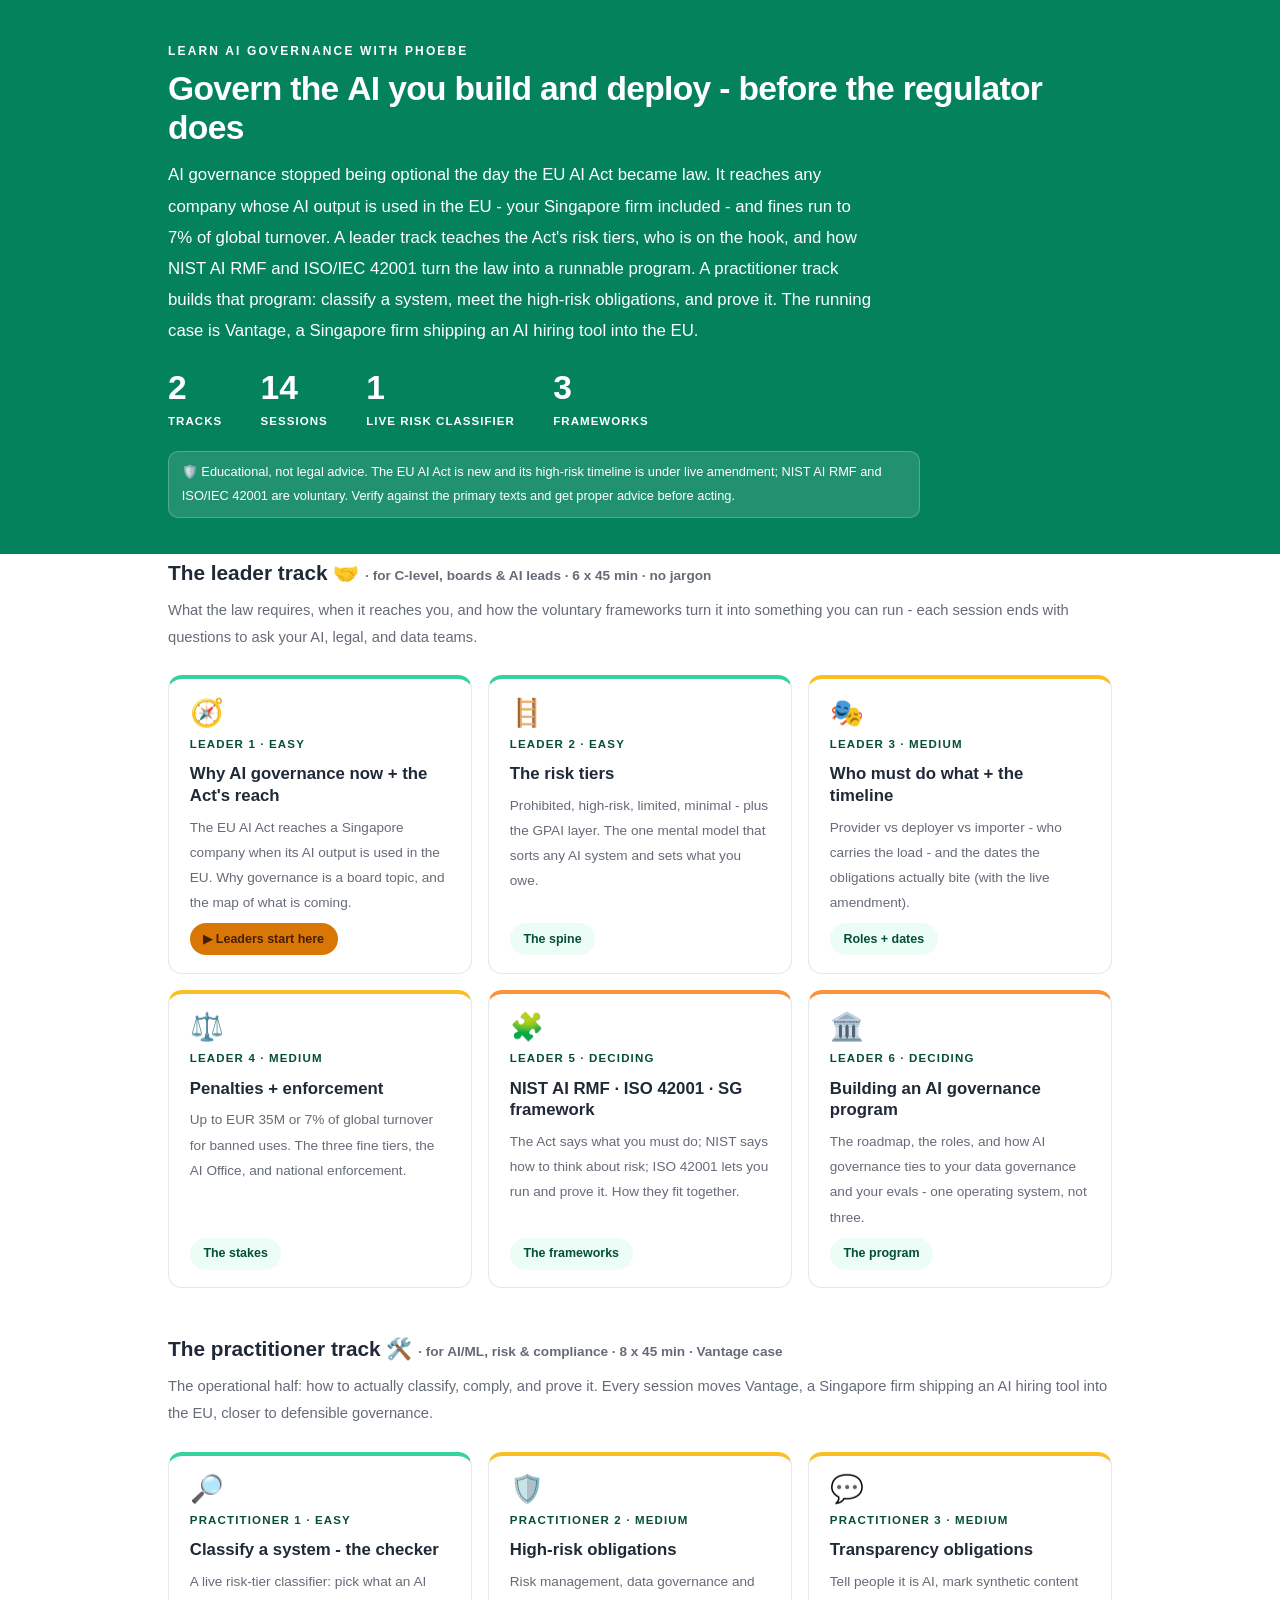
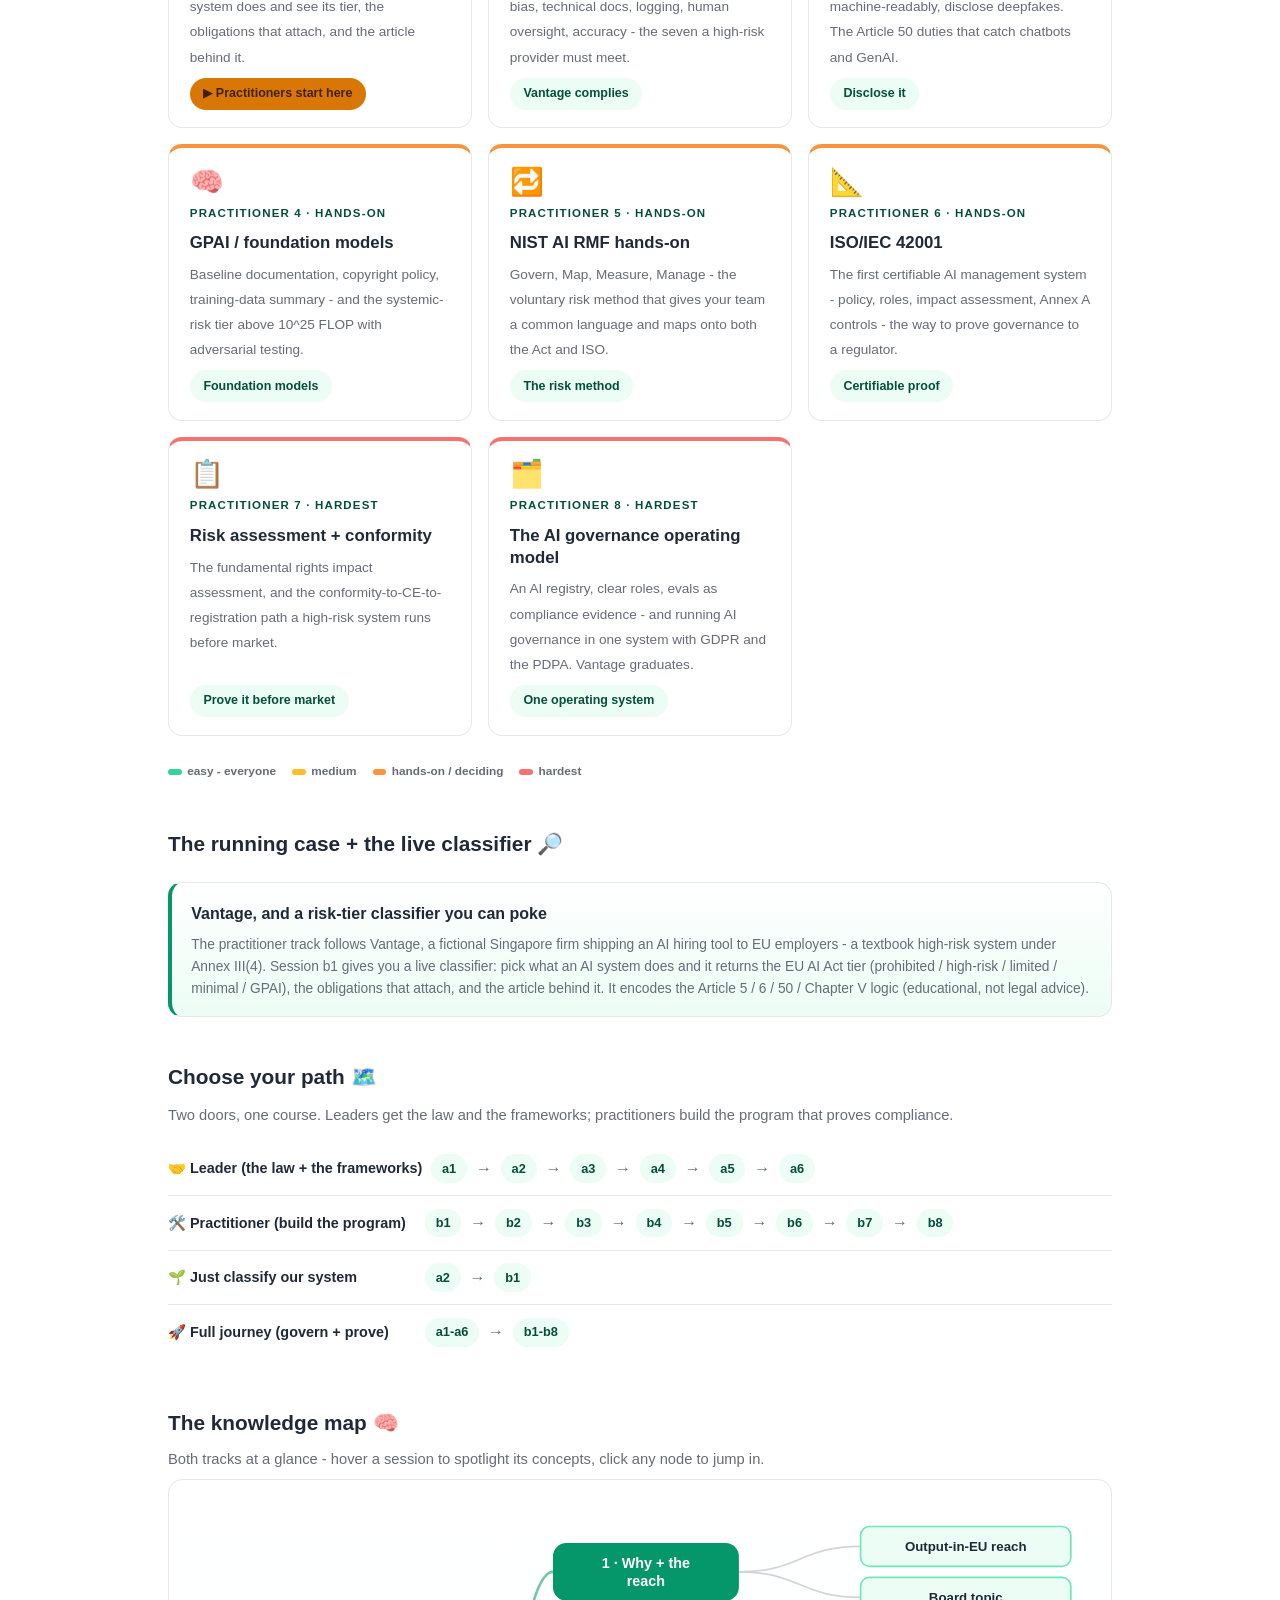
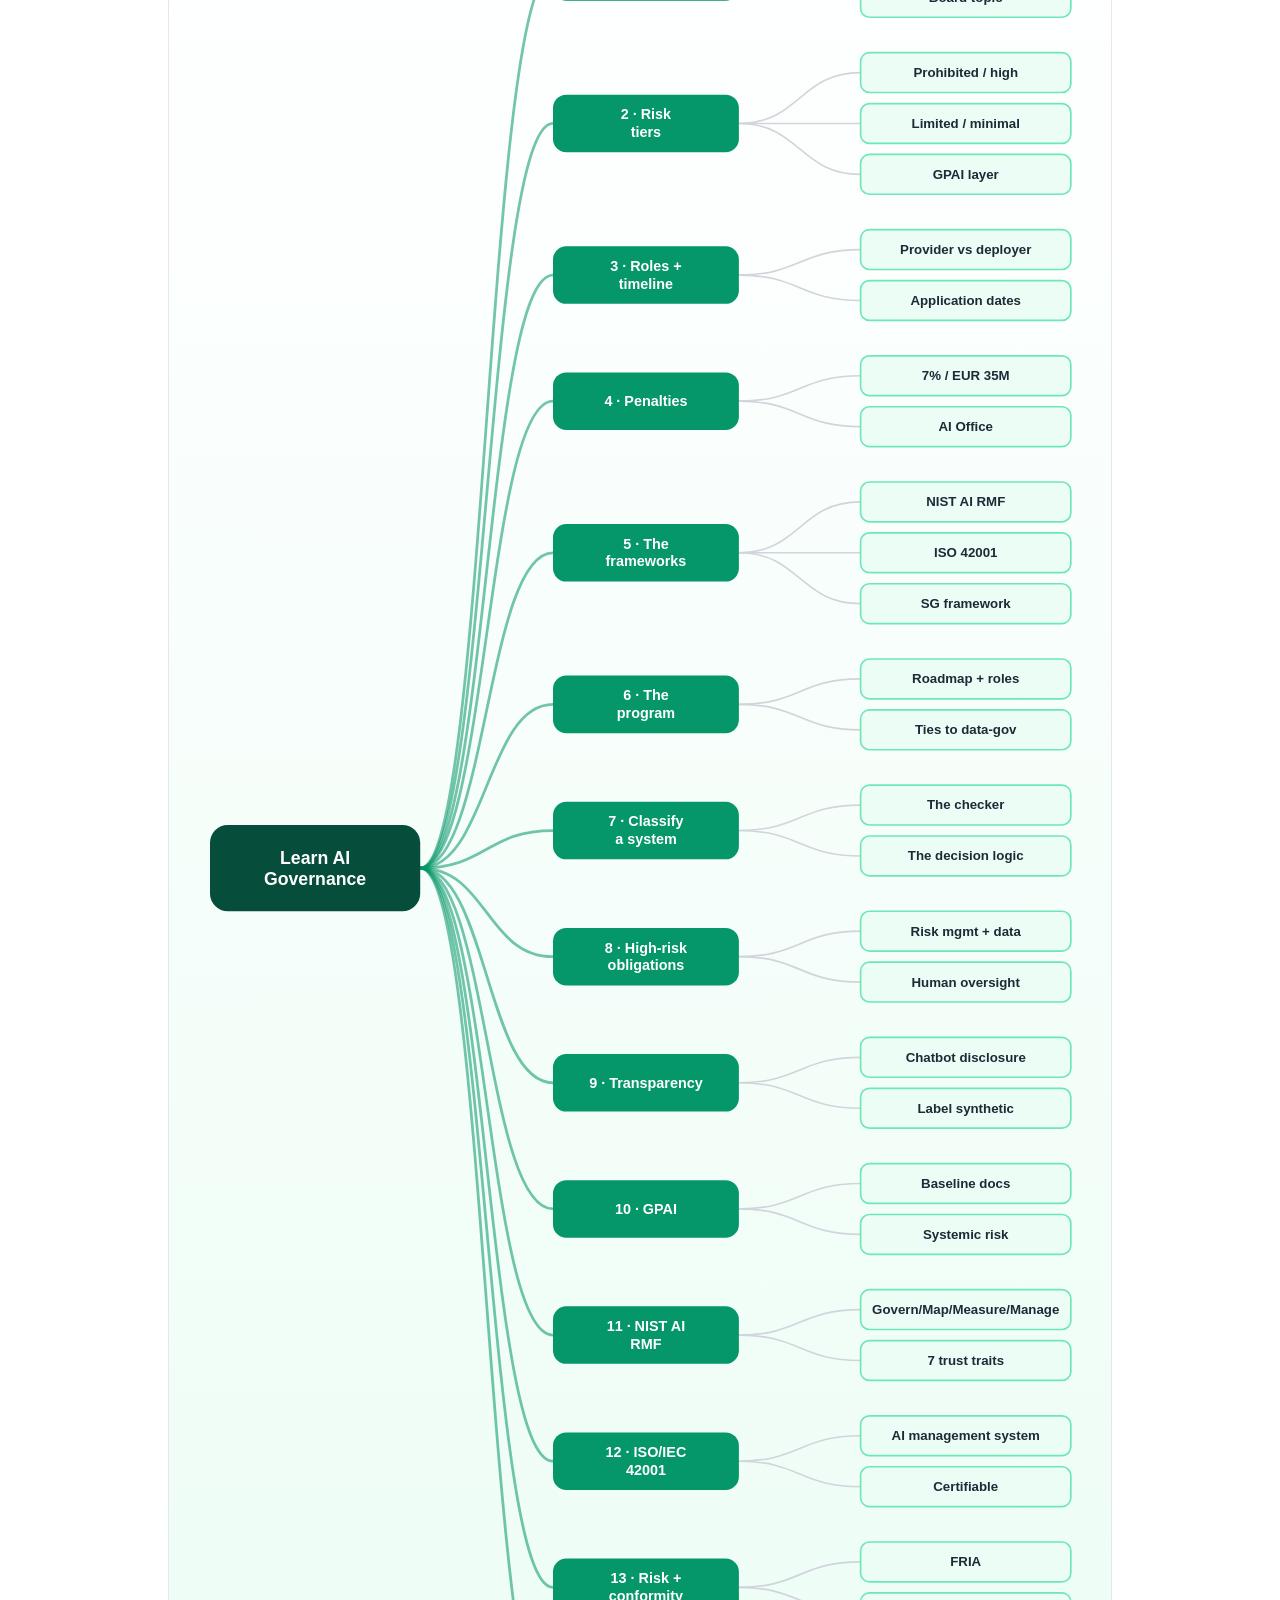
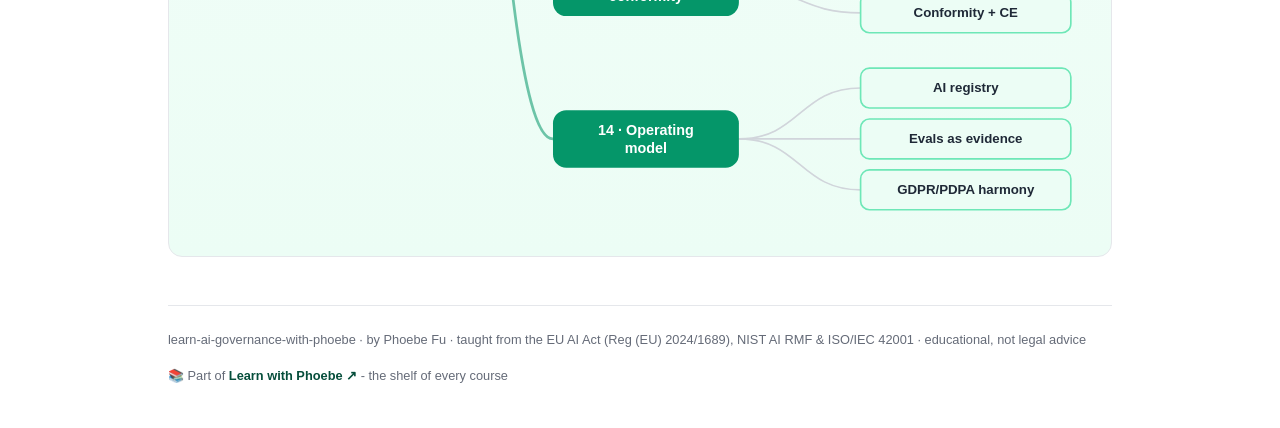
<file: index.html>
<!DOCTYPE html>
<html lang="en">
<head>
<meta charset="UTF-8">
<meta name="viewport" content="width=device-width, initial-scale=1.0">
<!-- social:start -->
<meta name="description" content="AI governance stopped being optional the day the EU AI Act became law. It reaches any company whose AI output is used in the EU - your Singapore firm included - and fines run to 7% of global...">
<meta property="og:type" content="article">
<meta property="og:site_name" content="Learn with Phoebe">
<meta property="og:title" content="learn AI governance with phoebe - the EU AI Act, NIST AI RMF &amp; ISO 42001">
<meta property="og:description" content="AI governance stopped being optional the day the EU AI Act became law. It reaches any company whose AI output is used in the EU - your Singapore firm included - and fines run to 7% of global...">
<meta property="og:url" content="https://phoebefu6.github.io/learn-ai-governance-with-phoebe/">
<meta property="og:image" content="https://phoebefu6.github.io/learn-ai-governance-with-phoebe/assets/og-cover.png">
<meta property="og:image:width" content="1200">
<meta property="og:image:height" content="630">
<meta name="twitter:card" content="summary_large_image">
<meta name="twitter:title" content="learn AI governance with phoebe - the EU AI Act, NIST AI RMF &amp; ISO 42001">
<meta name="twitter:description" content="AI governance stopped being optional the day the EU AI Act became law. It reaches any company whose AI output is used in the EU - your Singapore firm included - and fines run to 7% of global...">
<meta name="twitter:image" content="https://phoebefu6.github.io/learn-ai-governance-with-phoebe/assets/og-cover.png">
<!-- social:end -->
<title>learn AI governance with phoebe - the EU AI Act, NIST AI RMF & ISO 42001</title>
<link rel="stylesheet" href="assets/style.css?v=33">
<style>
  .stats-row { display: flex; gap: 2.4rem; margin-top: 1.5rem; flex-wrap: wrap; }
  .stat b { display: block; font-size: 2.1rem; font-weight: 800; line-height: 1.05; font-variant-numeric: tabular-nums; }
  .stat span { font-size: .72rem; opacity: 1; text-transform: uppercase; letter-spacing: .09em; font-weight: 600; }
  .lawnote { margin-top: 1rem; font-size: .8rem; background: rgba(255,255,255,.12); border: 1px solid rgba(255,255,255,.22); border-radius: 10px; padding: .55rem .8rem; max-width: 47rem; }

  .course-grid { display: grid; grid-template-columns: repeat(auto-fit, minmax(17rem, 1fr)); gap: 1rem; margin-top: 1.5rem; }
  .course-card { border: 1px solid var(--hairline); border-top: 4px solid var(--diff, var(--indigo)); border-radius: var(--radius); padding: 1.2rem 1.3rem 1.1rem; display: flex; flex-direction: column; gap: .5rem; text-decoration: none; color: var(--ink); background: #fff; transition: box-shadow .15s ease, border-color .15s ease, transform .15s ease; position: relative; }
  .course-card:hover { border-color: var(--indigo-soft); border-top-color: var(--diff, var(--indigo)); box-shadow: 0 8px 28px rgba(5,150,105,.14); transform: translateY(-3px); }
  .course-card .cicon { font-size: 1.7rem; line-height: 1; }
  .course-card .cnum { font-size: .72rem; font-weight: 700; color: var(--indigo); text-transform: uppercase; letter-spacing: .1em; }
  .course-card h3 { font-size: 1.05rem; font-weight: 800; line-height: 1.3; }
  .course-card p { font-size: .85rem; color: var(--muted); flex: 1; }
  .course-card .meta { display: flex; gap: .4rem; flex-wrap: wrap; }

  .diff-legend { display: flex; gap: 1rem; margin-top: 1.6rem; font-size: .74rem; color: var(--muted); font-weight: 600; flex-wrap: wrap; }
  .diff-legend i { display: inline-block; width: .85rem; height: .35rem; border-radius: 999px; margin-right: .35rem; vertical-align: middle; }

  .paths { margin-top: 2.6rem; }
  .paths h2 { font-size: 1.3rem; font-weight: 800; margin-bottom: .3rem; }
  .paths .plede { color: var(--muted); font-size: .92rem; margin-bottom: .8rem; }
  .path { display: flex; gap: .55rem; align-items: center; padding: .75rem 0; border-bottom: .5px solid var(--hairline); flex-wrap: wrap; }
  .path:last-child { border-bottom: none; }
  .path b { min-width: 15.5rem; font-size: .9rem; }
  .path .pstep { background: var(--indigo-50); color: var(--indigo-deep); border-radius: 999px; padding: .16rem .68rem; font-weight: 700; font-size: .8rem; text-decoration: none; transition: all .12s ease; }
  .path .pstep:hover { background: var(--indigo); color: #fff; }
  .path .parr { color: var(--muted); font-weight: 700; }

  .rp-card { border: 1px solid var(--hairline); border-left: 4px solid var(--indigo); border-radius: var(--radius); padding: 1rem 1.2rem; background: linear-gradient(180deg,#fff,var(--indigo-50)); margin-top: 1.2rem; }
  .rp-card h4 { font-size: 1rem; font-weight: 800; margin-bottom: .3rem; }
  .rp-card p { font-size: .86rem; color: var(--muted); line-height: 1.6; }

  .mm-section { margin-top: 1.6rem; }
  .mm-section h2 { font-size: 1.3rem; font-weight: 800; margin-bottom: .2rem; }
  .mm-section .mm-lede { color: var(--muted); font-size: .92rem; margin-bottom: .4rem; }
  .mm-wrap { border: 1px solid var(--hairline); border-radius: var(--radius); background: linear-gradient(180deg,#fff,#ECFDF5); padding: .6rem; overflow-x: auto; }
  .mm-svg { width: 100%; height: auto; display: block; max-width: 60rem; margin: 0 auto; min-width: 34rem; }
  .mm-link { cursor: pointer; text-decoration: none; }
  .mm-node rect { transition: opacity .15s ease, filter .15s ease; }
  .mm-node text { pointer-events: none; }
  .mm-link:hover .mm-node rect { filter: brightness(1.06); }
  .mm-edge { transition: opacity .15s ease; }
</style>
<style>/* contrast-patch-2 */ .cnum, .course-card .cnum, .paths a, .pagefoot a, .pstep, .path .pstep { color: var(--indigo-deep); }</style>
</head>
<body>

<header class="masthead">
  <div class="wrap">
    <div class="eyebrow">Learn AI Governance with Phoebe</div>
    <h1>Govern the AI you build and deploy - before the regulator does</h1>
    <p class="sub">AI governance stopped being optional the day the EU AI Act became law. It reaches any company whose AI output is used in the EU - your Singapore firm included - and fines run to 7% of global turnover. A leader track teaches the Act's risk tiers, who is on the hook, and how NIST AI RMF and ISO/IEC 42001 turn the law into a runnable program. A practitioner track builds that program: classify a system, meet the high-risk obligations, and prove it. The running case is Vantage, a Singapore firm shipping an AI hiring tool into the EU.</p>
    <div class="stats-row">
      <div class="stat"><b data-count="2">2</b><span>tracks</span></div>
      <div class="stat"><b data-count="14">14</b><span>sessions</span></div>
      <div class="stat"><b data-count="1">1</b><span>live risk classifier</span></div>
      <div class="stat"><b data-count="3">3</b><span>frameworks</span></div>
    </div>
    <div class="lawnote">🛡️ Educational, not legal advice. The EU AI Act is new and its high-risk timeline is under live amendment; NIST AI RMF and ISO/IEC 42001 are voluntary. Verify against the primary texts and get proper advice before acting.</div>
  </div>
</header>

<main class="wrap">

  <section class="section">
    <div class="paths" style="margin-top:0">
      <h2>The leader track 🤝 <span style="font-size:.85rem;font-weight:600;color:var(--muted)">· for C-level, boards &amp; AI leads · 6 x 45 min · no jargon</span></h2>
      <p class="plede">What the law requires, when it reaches you, and how the voluntary frameworks turn it into something you can run - each session ends with questions to ask your AI, legal, and data teams.</p>
    </div>
    <div class="course-grid">
      <a class="course-card" href="courses/a1-why-governance.html" style="--diff:#34D399">
        <span class="cicon">🧭</span><span class="cnum">Leader 1 · easy</span>
        <h3>Why AI governance now + the Act's reach</h3>
        <p>The EU AI Act reaches a Singapore company when its AI output is used in the EU. Why governance is a board topic, and the map of what is coming.</p>
        <span class="meta"><span class="pill amber">▶ Leaders start here</span></span>
      </a>
      <a class="course-card" href="courses/a2-risk-tiers.html" style="--diff:#34D399">
        <span class="cicon">🪜</span><span class="cnum">Leader 2 · easy</span>
        <h3>The risk tiers</h3>
        <p>Prohibited, high-risk, limited, minimal - plus the GPAI layer. The one mental model that sorts any AI system and sets what you owe.</p>
        <span class="meta"><span class="pill light">The spine</span></span>
      </a>
      <a class="course-card" href="courses/a3-roles-timeline.html" style="--diff:#FBBF24">
        <span class="cicon">🎭</span><span class="cnum">Leader 3 · medium</span>
        <h3>Who must do what + the timeline</h3>
        <p>Provider vs deployer vs importer - who carries the load - and the dates the obligations actually bite (with the live amendment).</p>
        <span class="meta"><span class="pill light">Roles + dates</span></span>
      </a>
      <a class="course-card" href="courses/a4-penalties.html" style="--diff:#FBBF24">
        <span class="cicon">⚖️</span><span class="cnum">Leader 4 · medium</span>
        <h3>Penalties + enforcement</h3>
        <p>Up to EUR 35M or 7% of global turnover for banned uses. The three fine tiers, the AI Office, and national enforcement.</p>
        <span class="meta"><span class="pill light">The stakes</span></span>
      </a>
      <a class="course-card" href="courses/a5-frameworks.html" style="--diff:#FB923C">
        <span class="cicon">🧩</span><span class="cnum">Leader 5 · deciding</span>
        <h3>NIST AI RMF · ISO 42001 · SG framework</h3>
        <p>The Act says what you must do; NIST says how to think about risk; ISO 42001 lets you run and prove it. How they fit together.</p>
        <span class="meta"><span class="pill light">The frameworks</span></span>
      </a>
      <a class="course-card" href="courses/a6-program.html" style="--diff:#FB923C">
        <span class="cicon">🏛️</span><span class="cnum">Leader 6 · deciding</span>
        <h3>Building an AI governance program</h3>
        <p>The roadmap, the roles, and how AI governance ties to your data governance and your evals - one operating system, not three.</p>
        <span class="meta"><span class="pill light">The program</span></span>
      </a>
    </div>

    <div class="paths">
      <h2>The practitioner track 🛠️ <span style="font-size:.85rem;font-weight:600;color:var(--muted)">· for AI/ML, risk &amp; compliance · 8 x 45 min · Vantage case</span></h2>
      <p class="plede">The operational half: how to actually classify, comply, and prove it. Every session moves Vantage, a Singapore firm shipping an AI hiring tool into the EU, closer to defensible governance.</p>
    </div>
    <div class="course-grid">
      <a class="course-card" href="courses/b1-classify.html" style="--diff:#34D399">
        <span class="cicon">🔎</span><span class="cnum">Practitioner 1 · easy</span>
        <h3>Classify a system - the checker</h3>
        <p>A live risk-tier classifier: pick what an AI system does and see its tier, the obligations that attach, and the article behind it.</p>
        <span class="meta"><span class="pill amber">▶ Practitioners start here</span></span>
      </a>
      <a class="course-card" href="courses/b2-high-risk-obligations.html" style="--diff:#FBBF24">
        <span class="cicon">🛡️</span><span class="cnum">Practitioner 2 · medium</span>
        <h3>High-risk obligations</h3>
        <p>Risk management, data governance and bias, technical docs, logging, human oversight, accuracy - the seven a high-risk provider must meet.</p>
        <span class="meta"><span class="pill light">Vantage complies</span></span>
      </a>
      <a class="course-card" href="courses/b3-transparency.html" style="--diff:#FBBF24">
        <span class="cicon">💬</span><span class="cnum">Practitioner 3 · medium</span>
        <h3>Transparency obligations</h3>
        <p>Tell people it is AI, mark synthetic content machine-readably, disclose deepfakes. The Article 50 duties that catch chatbots and GenAI.</p>
        <span class="meta"><span class="pill light">Disclose it</span></span>
      </a>
      <a class="course-card" href="courses/b4-gpai.html" style="--diff:#FB923C">
        <span class="cicon">🧠</span><span class="cnum">Practitioner 4 · hands-on</span>
        <h3>GPAI / foundation models</h3>
        <p>Baseline documentation, copyright policy, training-data summary - and the systemic-risk tier above 10^25 FLOP with adversarial testing.</p>
        <span class="meta"><span class="pill light">Foundation models</span></span>
      </a>
      <a class="course-card" href="courses/b5-nist-rmf.html" style="--diff:#FB923C">
        <span class="cicon">🔁</span><span class="cnum">Practitioner 5 · hands-on</span>
        <h3>NIST AI RMF hands-on</h3>
        <p>Govern, Map, Measure, Manage - the voluntary risk method that gives your team a common language and maps onto both the Act and ISO.</p>
        <span class="meta"><span class="pill light">The risk method</span></span>
      </a>
      <a class="course-card" href="courses/b6-iso-42001.html" style="--diff:#FB923C">
        <span class="cicon">📐</span><span class="cnum">Practitioner 6 · hands-on</span>
        <h3>ISO/IEC 42001</h3>
        <p>The first certifiable AI management system - policy, roles, impact assessment, Annex A controls - the way to prove governance to a regulator.</p>
        <span class="meta"><span class="pill light">Certifiable proof</span></span>
      </a>
      <a class="course-card" href="courses/b7-risk-assessment.html" style="--diff:#F87171">
        <span class="cicon">📋</span><span class="cnum">Practitioner 7 · hardest</span>
        <h3>Risk assessment + conformity</h3>
        <p>The fundamental rights impact assessment, and the conformity-to-CE-to-registration path a high-risk system runs before market.</p>
        <span class="meta"><span class="pill light">Prove it before market</span></span>
      </a>
      <a class="course-card" href="courses/b8-operating-model.html" style="--diff:#F87171">
        <span class="cicon">🗂️</span><span class="cnum">Practitioner 8 · hardest</span>
        <h3>The AI governance operating model</h3>
        <p>An AI registry, clear roles, evals as compliance evidence - and running AI governance in one system with GDPR and the PDPA. Vantage graduates.</p>
        <span class="meta"><span class="pill light">One operating system</span></span>
      </a>
    </div>
    <div class="diff-legend">
      <span><i style="background:#34D399"></i>easy - everyone</span>
      <span><i style="background:#FBBF24"></i>medium</span>
      <span><i style="background:#FB923C"></i>hands-on / deciding</span>
      <span><i style="background:#F87171"></i>hardest</span>
    </div>

    <div class="paths">
      <h2>The running case + the live classifier 🔎</h2>
      <div class="rp-card">
        <h4>Vantage, and a risk-tier classifier you can poke</h4>
        <p>The practitioner track follows Vantage, a fictional Singapore firm shipping an AI hiring tool to EU employers - a textbook high-risk system under Annex III(4). Session b1 gives you a live classifier: pick what an AI system does and it returns the EU AI Act tier (prohibited / high-risk / limited / minimal / GPAI), the obligations that attach, and the article behind it. It encodes the Article 5 / 6 / 50 / Chapter V logic (educational, not legal advice).</p>
      </div>
    </div>

    <div class="paths">
      <h2>Choose your path 🗺️</h2>
      <p class="plede">Two doors, one course. Leaders get the law and the frameworks; practitioners build the program that proves compliance.</p>
      <div class="path"><b>🤝 Leader (the law + the frameworks)</b>
        <a class="pstep" href="courses/a1-why-governance.html">a1</a><span class="parr">→</span>
        <a class="pstep" href="courses/a2-risk-tiers.html">a2</a><span class="parr">→</span>
        <a class="pstep" href="courses/a3-roles-timeline.html">a3</a><span class="parr">→</span>
        <a class="pstep" href="courses/a4-penalties.html">a4</a><span class="parr">→</span>
        <a class="pstep" href="courses/a5-frameworks.html">a5</a><span class="parr">→</span>
        <a class="pstep" href="courses/a6-program.html">a6</a>
      </div>
      <div class="path"><b>🛠️ Practitioner (build the program)</b>
        <a class="pstep" href="courses/b1-classify.html">b1</a><span class="parr">→</span>
        <a class="pstep" href="courses/b2-high-risk-obligations.html">b2</a><span class="parr">→</span>
        <a class="pstep" href="courses/b3-transparency.html">b3</a><span class="parr">→</span>
        <a class="pstep" href="courses/b4-gpai.html">b4</a><span class="parr">→</span>
        <a class="pstep" href="courses/b5-nist-rmf.html">b5</a><span class="parr">→</span>
        <a class="pstep" href="courses/b6-iso-42001.html">b6</a><span class="parr">→</span>
        <a class="pstep" href="courses/b7-risk-assessment.html">b7</a><span class="parr">→</span>
        <a class="pstep" href="courses/b8-operating-model.html">b8</a>
      </div>
      <div class="path"><b>🌱 Just classify our system</b>
        <a class="pstep" href="courses/a2-risk-tiers.html">a2</a><span class="parr">→</span>
        <a class="pstep" href="courses/b1-classify.html">b1</a>
      </div>
      <div class="path"><b>🚀 Full journey (govern + prove)</b>
        <a class="pstep" href="courses/a1-why-governance.html">a1-a6</a><span class="parr">→</span>
        <a class="pstep" href="courses/b1-classify.html">b1-b8</a>
      </div>
    </div>
  </section>

  <section class="section mm-section">
    <h2>The knowledge map 🧠</h2>
    <p class="mm-lede">Both tracks at a glance - hover a session to spotlight its concepts, click any node to jump in.</p>
    <div class="mm-wrap"><div id="mindmap"></div></div>
  </section>

  <footer class="pagefoot">
    <span>learn-ai-governance-with-phoebe · by Phoebe Fu · taught from the EU AI Act (Reg (EU) 2024/1689), NIST AI RMF &amp; ISO/IEC 42001 · educational, not legal advice</span>
    <span>📚 Part of <a href="https://phoebefu6.github.io/learn-with-phoebe/">Learn with Phoebe ↗</a> - the shelf of every course</span>
  </footer>
</main>

<script>
window.MINDMAP_DATA = {
  title: "Learn AI\nGovernance",
  centerColor: "#064E3B",
  sessions: [
    { label: "Why + the\nreach", href: "courses/a1-why-governance.html", color: "#34D399",
      concepts: [ { label: "Output-in-EU reach", href: "courses/a1-why-governance.html" }, { label: "Board topic", href: "courses/a1-why-governance.html" } ] },
    { label: "Risk\ntiers", href: "courses/a2-risk-tiers.html", color: "#34D399",
      concepts: [ { label: "Prohibited / high", href: "courses/a2-risk-tiers.html" }, { label: "Limited / minimal", href: "courses/a2-risk-tiers.html" }, { label: "GPAI layer", href: "courses/a2-risk-tiers.html" } ] },
    { label: "Roles +\ntimeline", href: "courses/a3-roles-timeline.html", color: "#FBBF24",
      concepts: [ { label: "Provider vs deployer", href: "courses/a3-roles-timeline.html" }, { label: "Application dates", href: "courses/a3-roles-timeline.html" } ] },
    { label: "Penalties", href: "courses/a4-penalties.html", color: "#FBBF24",
      concepts: [ { label: "7% / EUR 35M", href: "courses/a4-penalties.html" }, { label: "AI Office", href: "courses/a4-penalties.html" } ] },
    { label: "The\nframeworks", href: "courses/a5-frameworks.html", color: "#FB923C",
      concepts: [ { label: "NIST AI RMF", href: "courses/a5-frameworks.html" }, { label: "ISO 42001", href: "courses/a5-frameworks.html" }, { label: "SG framework", href: "courses/a5-frameworks.html" } ] },
    { label: "The\nprogram", href: "courses/a6-program.html", color: "#FB923C",
      concepts: [ { label: "Roadmap + roles", href: "courses/a6-program.html" }, { label: "Ties to data-gov", href: "courses/a6-program.html" } ] },
    { label: "Classify\na system", href: "courses/b1-classify.html", color: "#34D399",
      concepts: [ { label: "The checker", href: "courses/b1-classify.html" }, { label: "The decision logic", href: "courses/b1-classify.html" } ] },
    { label: "High-risk\nobligations", href: "courses/b2-high-risk-obligations.html", color: "#FBBF24",
      concepts: [ { label: "Risk mgmt + data", href: "courses/b2-high-risk-obligations.html" }, { label: "Human oversight", href: "courses/b2-high-risk-obligations.html" } ] },
    { label: "Transparency", href: "courses/b3-transparency.html", color: "#FBBF24",
      concepts: [ { label: "Chatbot disclosure", href: "courses/b3-transparency.html" }, { label: "Label synthetic", href: "courses/b3-transparency.html" } ] },
    { label: "GPAI", href: "courses/b4-gpai.html", color: "#FB923C",
      concepts: [ { label: "Baseline docs", href: "courses/b4-gpai.html" }, { label: "Systemic risk", href: "courses/b4-gpai.html" } ] },
    { label: "NIST AI\nRMF", href: "courses/b5-nist-rmf.html", color: "#FB923C",
      concepts: [ { label: "Govern/Map/Measure/Manage", href: "courses/b5-nist-rmf.html" }, { label: "7 trust traits", href: "courses/b5-nist-rmf.html" } ] },
    { label: "ISO/IEC\n42001", href: "courses/b6-iso-42001.html", color: "#FB923C",
      concepts: [ { label: "AI management system", href: "courses/b6-iso-42001.html" }, { label: "Certifiable", href: "courses/b6-iso-42001.html" } ] },
    { label: "Risk +\nconformity", href: "courses/b7-risk-assessment.html", color: "#F87171",
      concepts: [ { label: "FRIA", href: "courses/b7-risk-assessment.html" }, { label: "Conformity + CE", href: "courses/b7-risk-assessment.html" } ] },
    { label: "Operating\nmodel", href: "courses/b8-operating-model.html", color: "#F87171",
      concepts: [ { label: "AI registry", href: "courses/b8-operating-model.html" }, { label: "Evals as evidence", href: "courses/b8-operating-model.html" }, { label: "GDPR/PDPA harmony", href: "courses/b8-operating-model.html" } ] }
  ]
};
</script>
<script src="assets/mindmap.js?v=6"></script>
<script src="assets/app.js?v=31"></script>
</body>
</html>
</file>
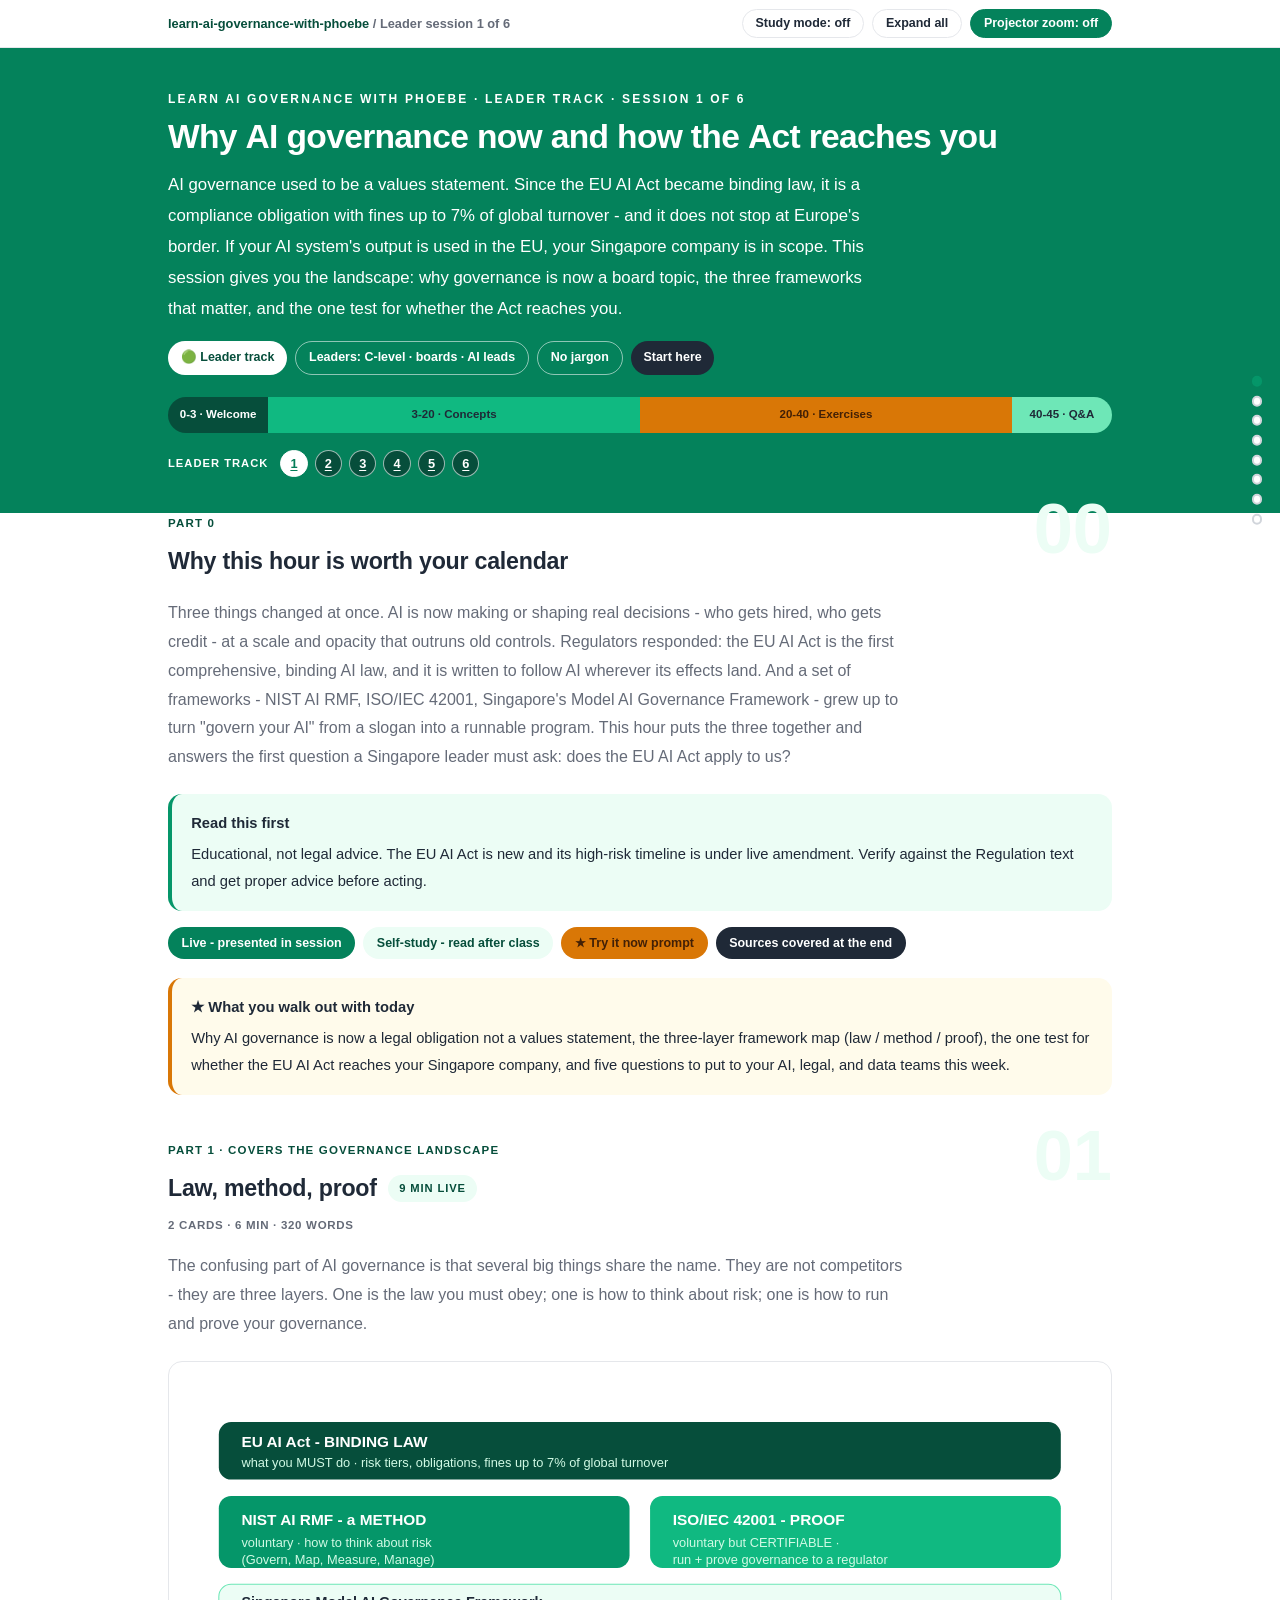
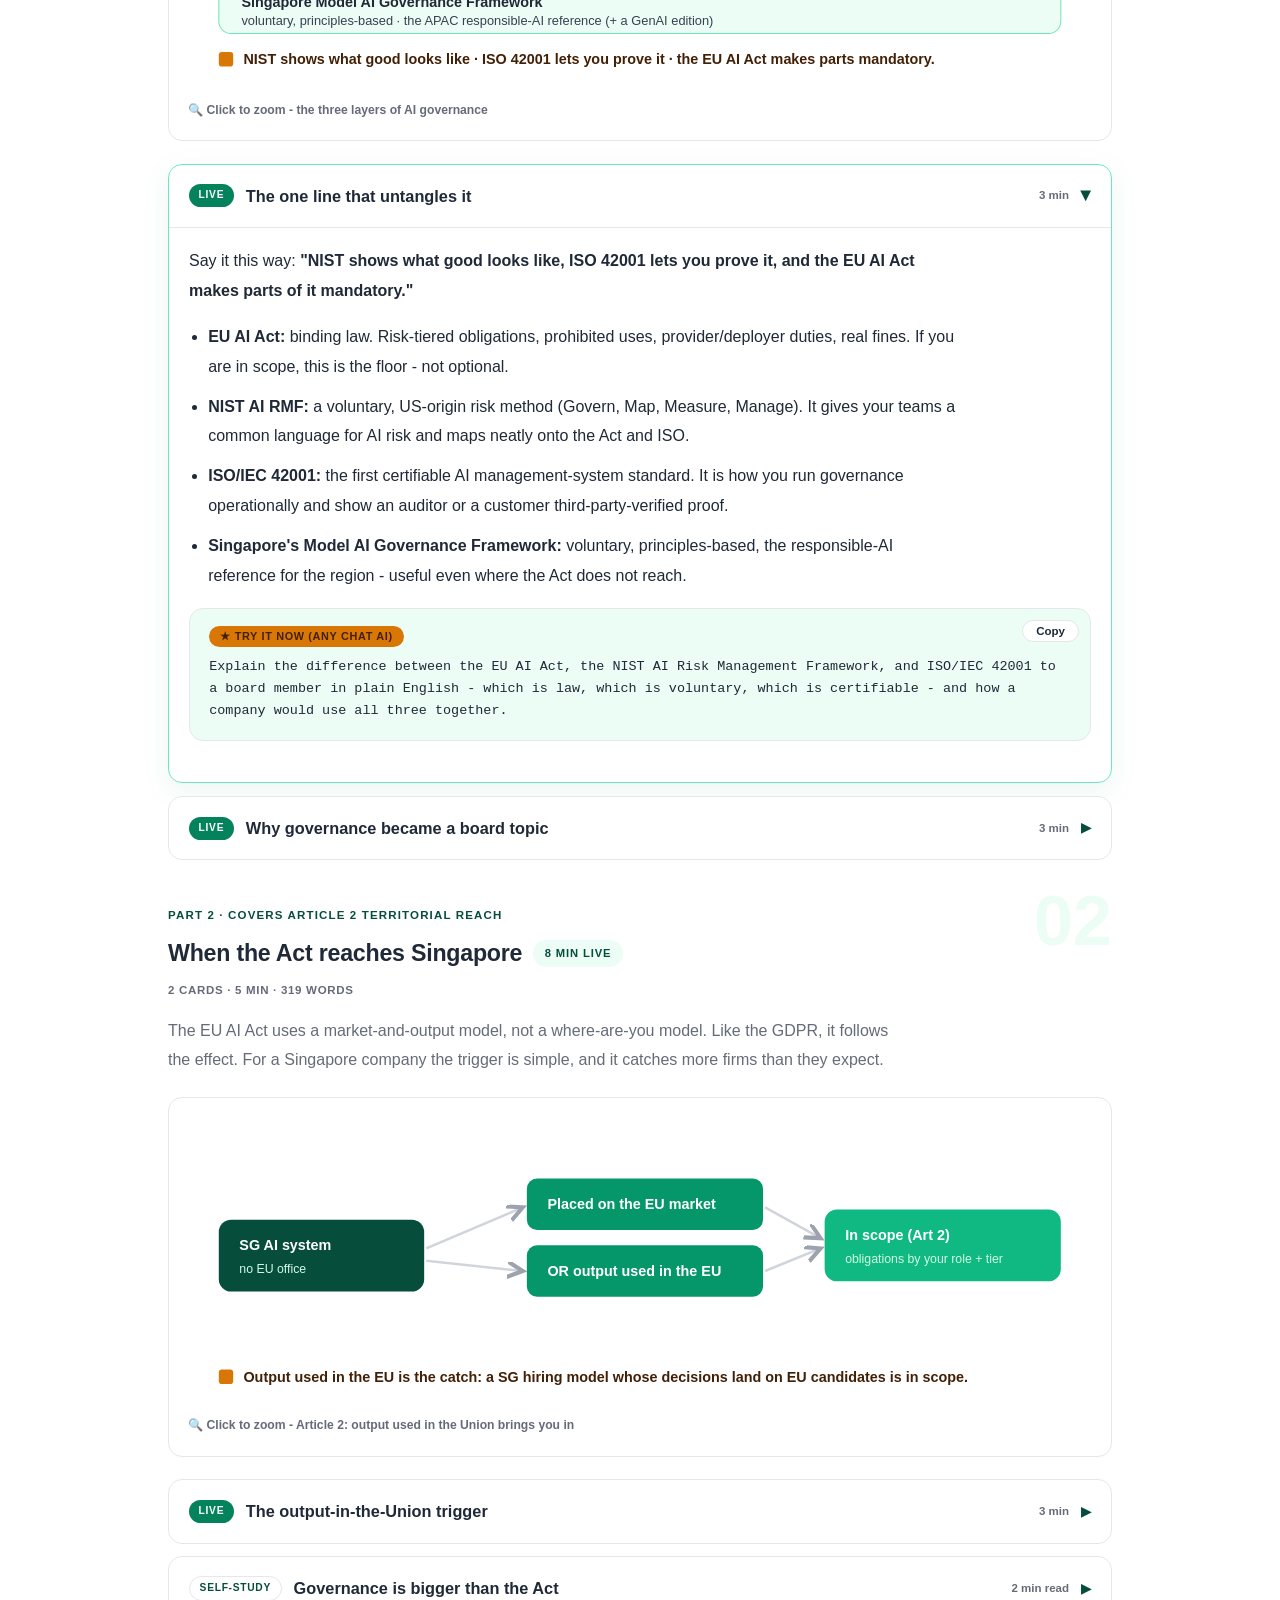
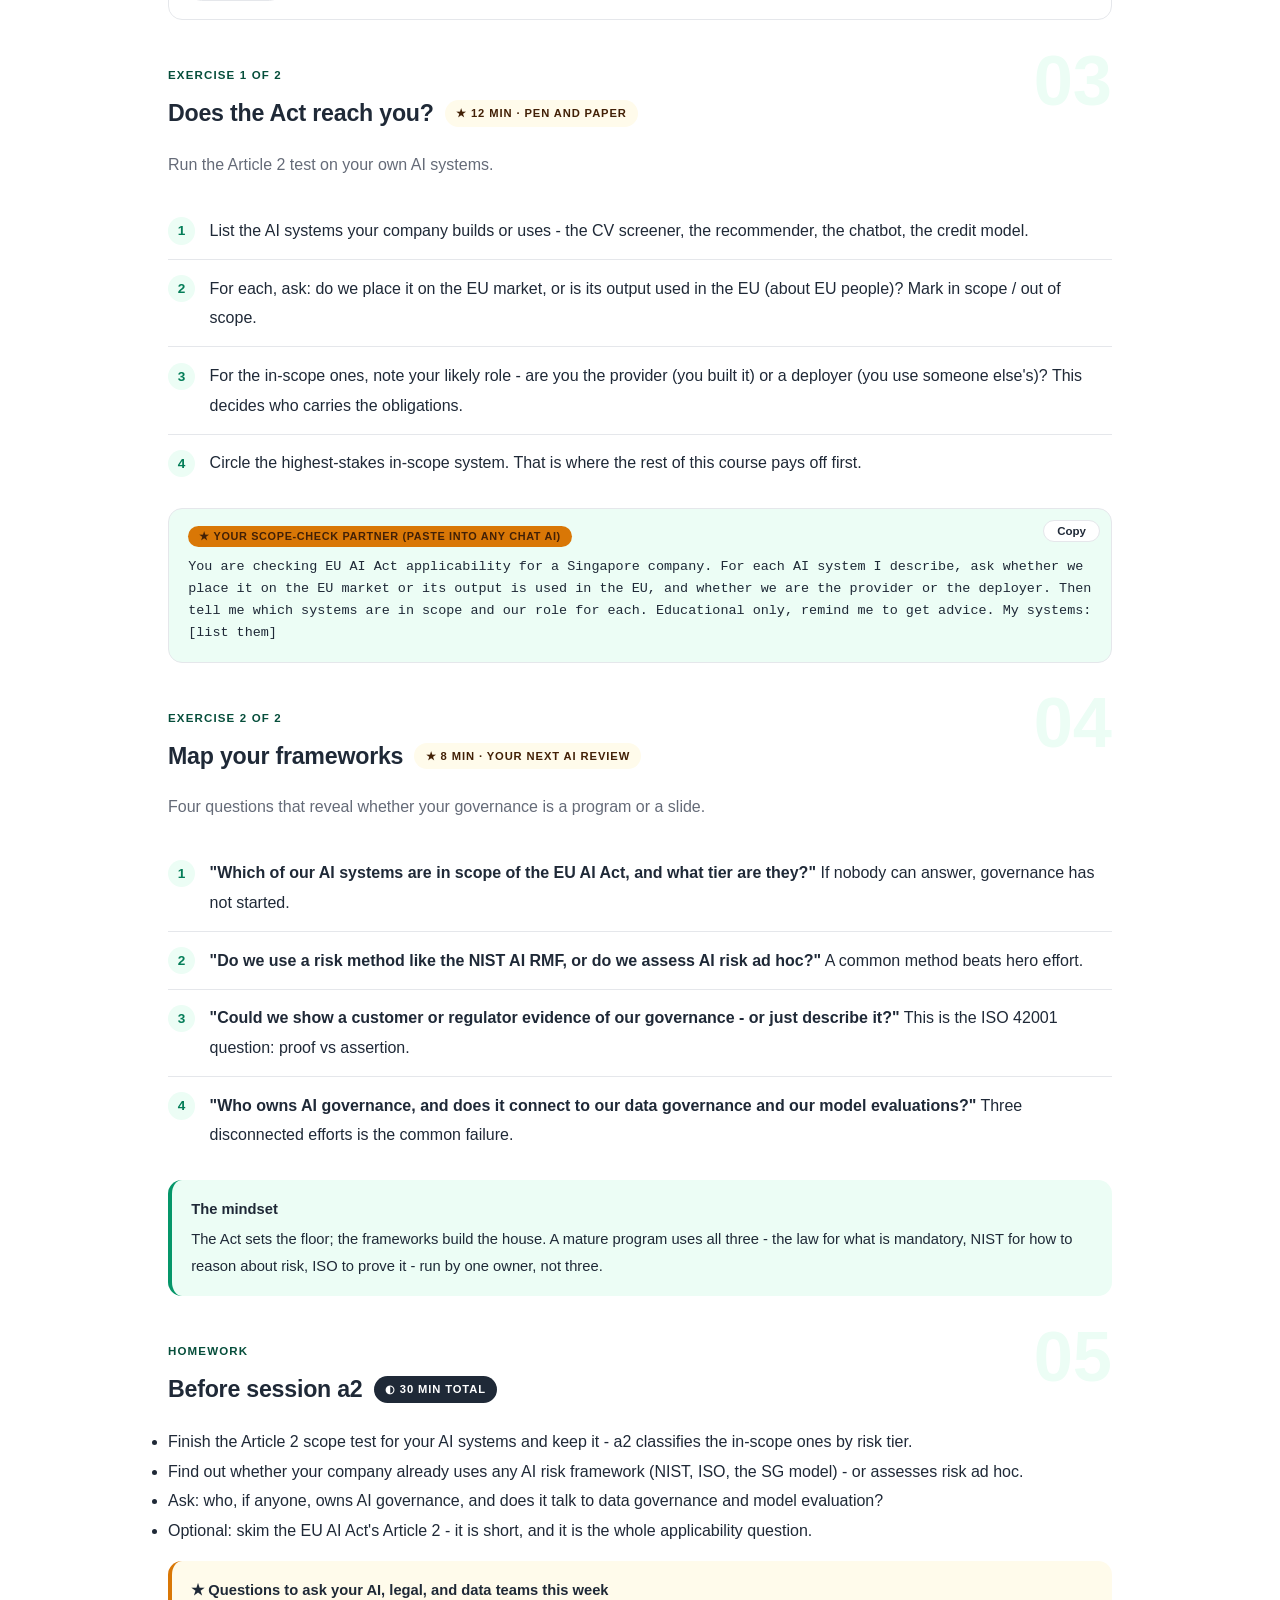
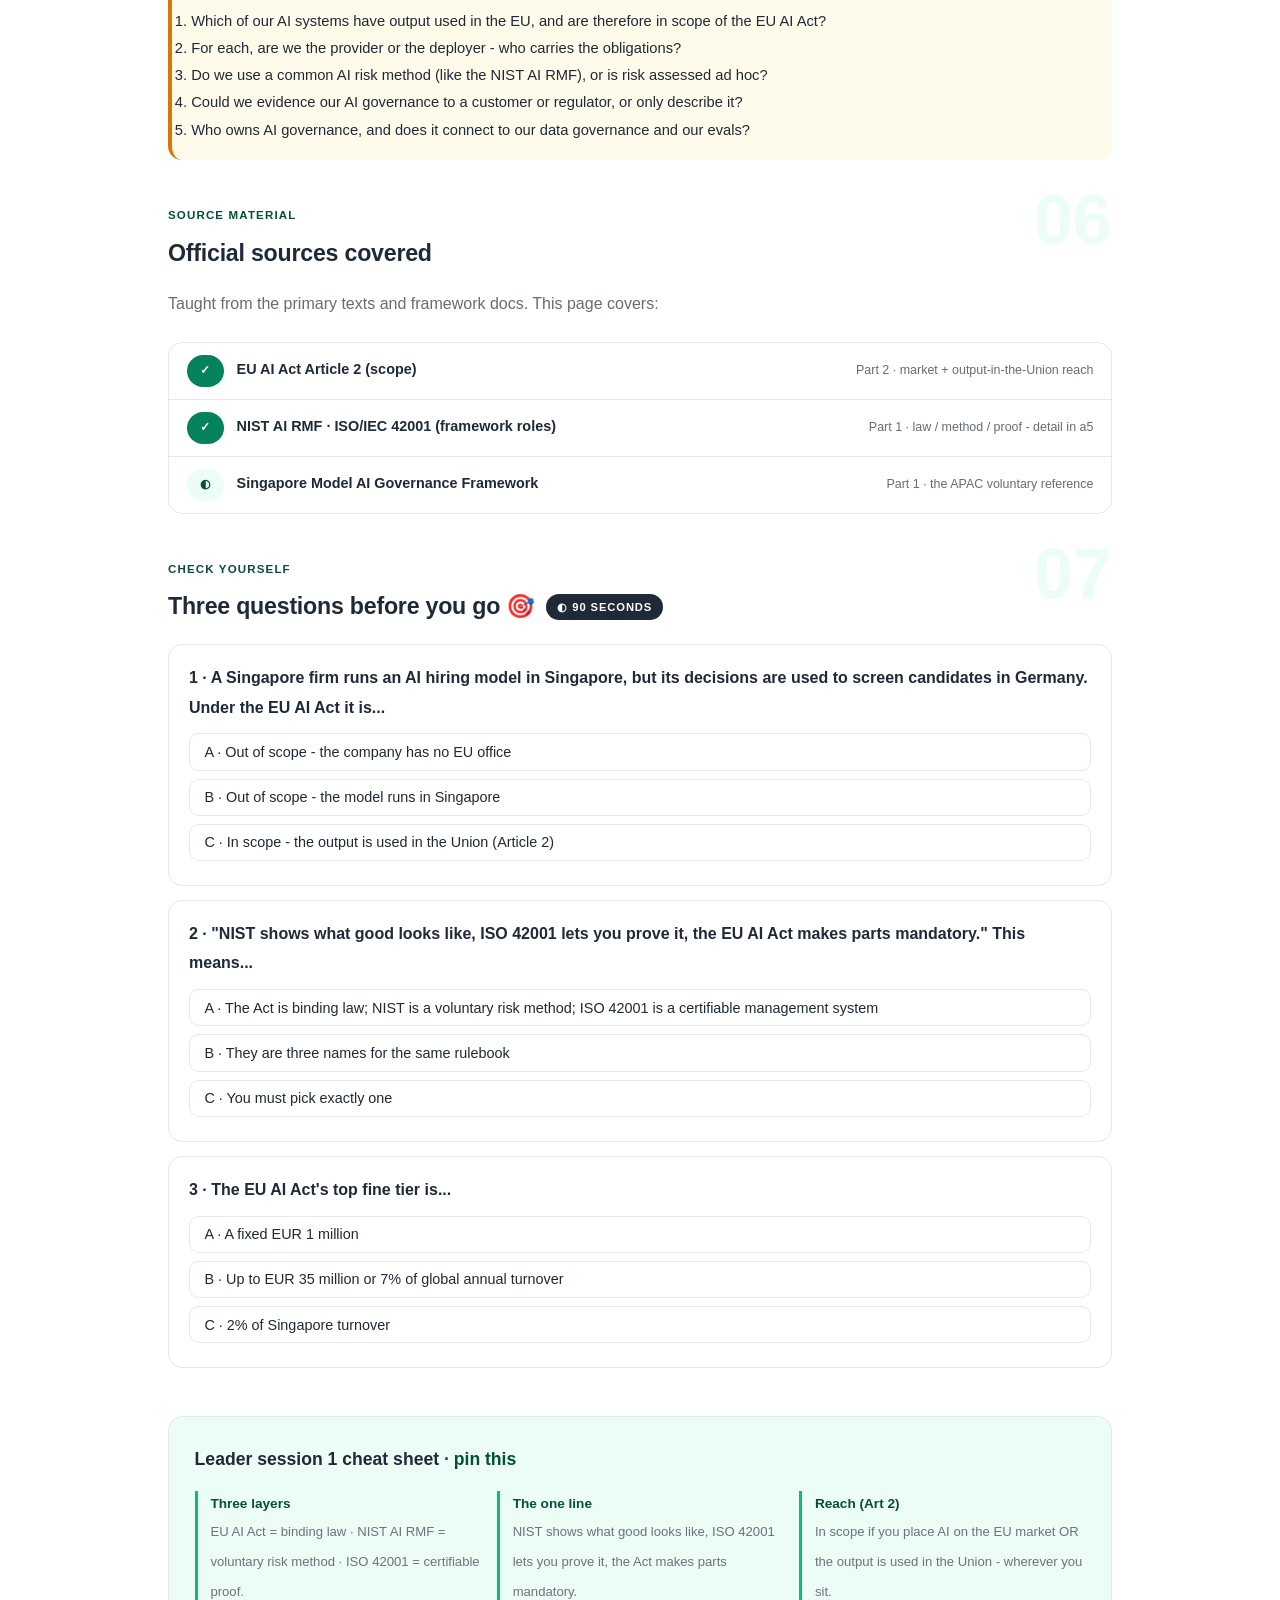
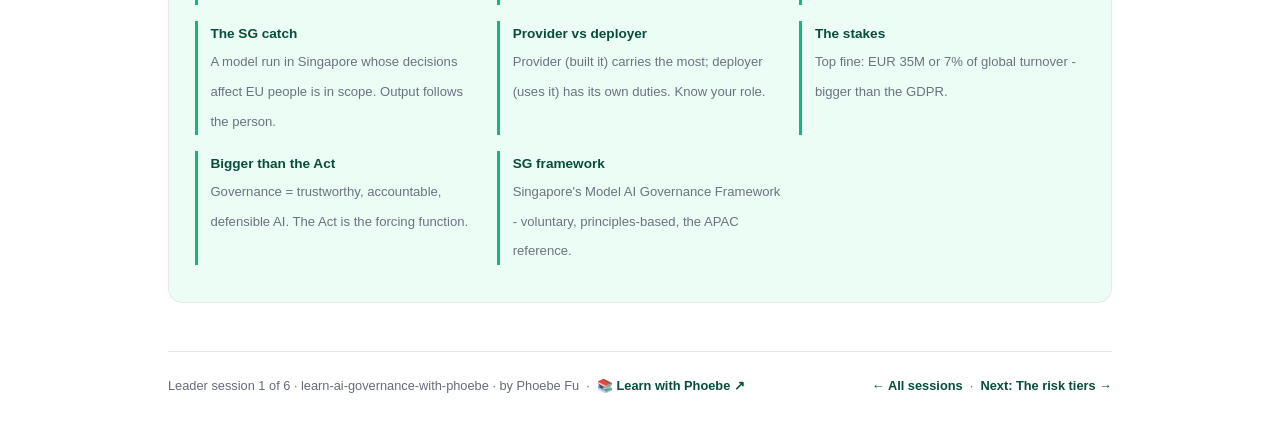
<file: courses/a1-why-governance.html>
<!DOCTYPE html>
<html lang="en">
<head>
<meta charset="UTF-8">
<meta name="viewport" content="width=device-width, initial-scale=1.0">
<!-- social:start -->
<meta name="description" content="Leader session 1 of 6. Three things changed at once. AI is now making or shaping real decisions - who gets hired, who gets credit - at a scale and opacity that outruns old controls. Regulators...">
<meta property="og:type" content="article">
<meta property="og:site_name" content="Learn with Phoebe">
<meta property="og:title" content="Why AI governance now and how the Act reaches you - learn AI governance with phoebe">
<meta property="og:description" content="Leader session 1 of 6. Three things changed at once. AI is now making or shaping real decisions - who gets hired, who gets credit - at a scale and opacity that outruns old controls. Regulators...">
<meta property="og:url" content="https://phoebefu6.github.io/learn-ai-governance-with-phoebe/courses/a1-why-governance.html">
<meta property="og:image" content="https://phoebefu6.github.io/learn-ai-governance-with-phoebe/assets/og-cover.png">
<meta property="og:image:width" content="1200">
<meta property="og:image:height" content="630">
<meta name="twitter:card" content="summary_large_image">
<meta name="twitter:title" content="Why AI governance now and how the Act reaches you - learn AI governance with phoebe">
<meta name="twitter:description" content="Leader session 1 of 6. Three things changed at once. AI is now making or shaping real decisions - who gets hired, who gets credit - at a scale and opacity that outruns old controls. Regulators...">
<meta name="twitter:image" content="https://phoebefu6.github.io/learn-ai-governance-with-phoebe/assets/og-cover.png">
<!-- social:end -->
<title>Leader session 1 · Why AI governance now + the Act's reach - learn AI governance with phoebe</title>
<link rel="stylesheet" href="../assets/style.css?v=32">
</head>
<body>

<div class="toolbar">
  <div class="wrap">
    <span class="crumb"><a href="../index.html">learn-ai-governance-with-phoebe</a> / Leader session 1 of 6</span>
    <button class="btn" id="toggle-all" type="button">Expand all</button>
    <button class="btn primary" id="zoom-toggle" type="button">Projector zoom: off</button>
  </div>
</div>

<header class="masthead">
  <div class="wrap">
    <div class="eyebrow">Learn AI Governance with Phoebe · Leader track · Session 1 of 6</div>
    <h1>Why AI governance now <span class="accent">and how the Act reaches you</span></h1>
    <p class="sub">AI governance used to be a values statement. Since the EU AI Act became binding law, it is a compliance obligation with fines up to 7% of global turnover - and it does not stop at Europe's border. If your AI system's output is used in the EU, your Singapore company is in scope. This session gives you the landscape: why governance is now a board topic, the three frameworks that matter, and the one test for whether the Act reaches you.</p>
    <div class="chip-row">
      <span class="chip level">🟢 Leader track</span>
      <span class="chip audience">Leaders: C-level · boards · AI leads</span>
      <span class="chip audience">No jargon</span>
      <span class="chip time">Start here</span>
    </div>
    <div class="agenda">
      <span class="a1" style="flex:1">0-3 · Welcome</span>
      <span class="a2" style="flex:4">3-20 · Concepts</span>
      <span class="a3" style="flex:4">20-40 · Exercises</span>
      <span class="a4" style="flex:1">40-45 · Q&amp;A</span>
    </div>
  </div>
</header>

<main class="wrap">

  <section class="section" id="intro">
    <div class="section-kicker"><span class="klabel">Part 0</span><h2>Why this hour is worth your calendar</h2></div>
    <p class="lede">Three things changed at once. AI is now making or shaping real decisions - who gets hired, who gets credit - at a scale and opacity that outruns old controls. Regulators responded: the EU AI Act is the first comprehensive, binding AI law, and it is written to follow AI wherever its effects land. And a set of frameworks - NIST AI RMF, ISO/IEC 42001, Singapore's Model AI Governance Framework - grew up to turn "govern your AI" from a slogan into a runnable program. This hour puts the three together and answers the first question a Singapore leader must ask: does the EU AI Act apply to us?</p>
    <div class="callout tip"><strong>Read this first</strong> Educational, not legal advice. The EU AI Act is new and its high-risk timeline is under live amendment. Verify against the Regulation text and get proper advice before acting.</div>
    <div class="legend">
      <span class="pill solid">Live - presented in session</span>
      <span class="pill light">Self-study - read after class</span>
      <span class="pill peach">★ Try it now prompt</span>
      <span class="pill inkpill">Sources covered at the end</span>
    </div>
    <div class="callout win"><strong>★ What you walk out with today</strong> Why AI governance is now a legal obligation not a values statement, the three-layer framework map (law / method / proof), the one test for whether the EU AI Act reaches your Singapore company, and five questions to put to your AI, legal, and data teams this week.</div>
  </section>

  <section class="section" id="layers">
    <div class="section-kicker"><span class="klabel">Part 1 · covers the governance landscape</span><h2>Law, method, proof <span class="tag concept">9 min live</span></h2></div>
    <p class="lede">The confusing part of AI governance is that several big things share the name. They are not competitors - they are three layers. One is the law you must obey; one is how to think about risk; one is how to run and prove your governance.</p>

    <figure class="zoomable">
      <svg viewBox="0 0 880 300" xmlns="http://www.w3.org/2000/svg" role="img" aria-label="Three layers: the EU AI Act is binding law, NIST AI RMF is a voluntary risk method, ISO 42001 is a certifiable management system that proves governance">
        <style>
          .a1lT { font: 700 15px Inter, sans-serif; fill: #FFFFFF; }
          .a1lW { font: 400 12.5px Inter, sans-serif; fill: #D1FAE5; }
          .a1lI { font: 700 14px Inter, sans-serif; fill: #1F2937; }
          .a1lS { font: 400 12.5px Inter, sans-serif; fill: #374151; }
          .a1lN { font: 600 14px Inter, sans-serif; fill: #422006; }
        </style>
        <rect x="30" y="40" width="820" height="56" rx="12" fill="#064E3B"/>
        <text class="a1lT" x="52" y="64">EU AI Act - BINDING LAW</text>
        <text class="a1lW" x="52" y="84">what you MUST do · risk tiers, obligations, fines up to 7% of global turnover</text>
        <rect x="30" y="112" width="400" height="70" rx="12" fill="#059669"/>
        <text class="a1lT" x="52" y="140">NIST AI RMF - a METHOD</text>
        <text class="a1lW" x="52" y="162">voluntary · how to think about risk</text>
        <text class="a1lW" x="52" y="178">(Govern, Map, Measure, Manage)</text>
        <rect x="450" y="112" width="400" height="70" rx="12" fill="#10B981"/>
        <text class="a1lT" x="472" y="140">ISO/IEC 42001 - PROOF</text>
        <text class="a1lW" x="472" y="162">voluntary but CERTIFIABLE ·</text>
        <text class="a1lW" x="472" y="178">run + prove governance to a regulator</text>
        <rect x="30" y="198" width="820" height="48" rx="12" fill="#ECFDF5" stroke="#6EE7B7"/>
        <text class="a1lI" x="52" y="220">Singapore Model AI Governance Framework</text>
        <text class="a1lS" x="52" y="238">voluntary, principles-based · the APAC responsible-AI reference (+ a GenAI edition)</text>
        <rect x="30" y="264" width="14" height="14" rx="3" fill="#D97706"/>
        <text class="a1lN" x="54" y="276">NIST shows what good looks like · ISO 42001 lets you prove it · the EU AI Act makes parts mandatory.</text>
      </svg>
      <figcaption>🔍 Click to zoom - the three layers of AI governance</figcaption>
    </figure>

    <details class="card" open>
      <summary><span class="mode live">Live</span>The one line that untangles it<span class="mini">3 min</span><span class="caret">▶</span></summary>
      <div class="body">
        <p>Say it this way: <strong>"NIST shows what good looks like, ISO 42001 lets you prove it, and the EU AI Act makes parts of it mandatory."</strong></p>
        <ul>
          <li><strong>EU AI Act:</strong> binding law. Risk-tiered obligations, prohibited uses, provider/deployer duties, real fines. If you are in scope, this is the floor - not optional.</li>
          <li><strong>NIST AI RMF:</strong> a voluntary, US-origin risk method (Govern, Map, Measure, Manage). It gives your teams a common language for AI risk and maps neatly onto the Act and ISO.</li>
          <li><strong>ISO/IEC 42001:</strong> the first certifiable AI management-system standard. It is how you run governance operationally and show an auditor or a customer third-party-verified proof.</li>
          <li><strong>Singapore's Model AI Governance Framework:</strong> voluntary, principles-based, the responsible-AI reference for the region - useful even where the Act does not reach.</li>
        </ul>
        <div class="prompt-box good"><span class="label">★ Try it now (any chat AI)</span>Explain the difference between the EU AI Act, the NIST AI Risk Management Framework, and ISO/IEC 42001 to a board member in plain English - which is law, which is voluntary, which is certifiable - and how a company would use all three together.</div>
      </div>
    </details>

    <details class="card">
      <summary><span class="mode live">Live</span>Why governance became a board topic<span class="mini">3 min</span><span class="caret">▶</span></summary>
      <div class="body">
        <ul>
          <li><strong>The decisions got consequential.</strong> AI now screens job applicants, scores credit, triages services. When it is wrong or biased, the harm is real and the liability is yours.</li>
          <li><strong>The law got teeth.</strong> The EU AI Act's top fine tier is EUR 35 million or 7% of global turnover - a board-level number, larger than the GDPR's.</li>
          <li><strong>The scrutiny got public.</strong> Customers, employees, and regulators now ask "how is this AI governed?" - and "we're careful" is not an answer you can evidence.</li>
        </ul>
        <div class="callout example"><span class="ex-pill">Real world</span><p><strong>Vantage's board question.</strong> Our running-case Singapore firm, Vantage, sells an AI hiring tool. Its board assumed AI regulation was a European problem for European companies - until a customer in Germany asked for its EU AI Act conformity documentation. That single request turned governance from a someday-item into a this-quarter one. The rest of the course is Vantage answering it.</p></div>
      </div>
    </details>
  </section>

  <section class="section" id="reach">
    <div class="section-kicker"><span class="klabel">Part 2 · covers Article 2 territorial reach</span><h2>When the Act reaches Singapore <span class="tag concept">8 min live</span></h2></div>
    <p class="lede">The EU AI Act uses a market-and-output model, not a where-are-you model. Like the GDPR, it follows the effect. For a Singapore company the trigger is simple, and it catches more firms than they expect.</p>

    <figure class="zoomable">
      <svg viewBox="0 0 880 280" xmlns="http://www.w3.org/2000/svg" role="img" aria-label="A Singapore AI system whose output is used in the EU is in scope of the EU AI Act, even with no EU establishment">
        <style>
          .a1rT { font: 700 14px Inter, sans-serif; fill: #FFFFFF; }
          .a1rW { font: 400 12px Inter, sans-serif; fill: #D1FAE5; }
          .a1rI { font: 700 13px Inter, sans-serif; fill: #1F2937; }
          .a1rS { font: 400 12px Inter, sans-serif; fill: #374151; }
          .a1rN { font: 600 14px Inter, sans-serif; fill: #422006; }
          .a1rArr { stroke: #D1D5DB; stroke-width: 2.5; fill: none; marker-end: url(#a1rAh); }
        </style>
        <defs><marker id="a1rAh" markerWidth="9" markerHeight="9" refX="6" refY="3" orient="auto"><path d="M0,0 L6,3 L0,6" fill="none" stroke="#9CA3AF" stroke-width="1.6"/></marker></defs>
        <rect x="30" y="100" width="200" height="70" rx="12" fill="#064E3B"/>
        <text class="a1rT" x="50" y="130">SG AI system</text>
        <text class="a1rW" x="50" y="152">no EU office</text>
        <rect x="330" y="60" width="230" height="50" rx="10" fill="#059669"/><text class="a1rT" x="350" y="90">Placed on the EU market</text>
        <rect x="330" y="125" width="230" height="50" rx="10" fill="#059669"/><text class="a1rT" x="350" y="155">OR output used in the EU</text>
        <rect x="620" y="90" width="230" height="70" rx="12" fill="#10B981"/>
        <text class="a1rT" x="640" y="120">In scope (Art 2)</text>
        <text class="a1rW" x="640" y="142">obligations by your role + tier</text>
        <line class="a1rArr" x1="232" y1="128" x2="326" y2="88"/>
        <line class="a1rArr" x1="232" y1="140" x2="326" y2="150"/>
        <line class="a1rArr" x1="562" y1="88" x2="616" y2="118"/>
        <line class="a1rArr" x1="562" y1="150" x2="616" y2="128"/>
        <rect x="30" y="246" width="14" height="14" rx="3" fill="#D97706"/>
        <text class="a1rN" x="54" y="258">Output used in the EU is the catch: a SG hiring model whose decisions land on EU candidates is in scope.</text>
      </svg>
      <figcaption>🔍 Click to zoom - Article 2: output used in the Union brings you in</figcaption>
    </figure>

    <details class="card">
      <summary><span class="mode live">Live</span>The output-in-the-Union trigger<span class="mini">3 min</span><span class="caret">▶</span></summary>
      <div class="body">
        <p>Article 2 puts you in scope if any of these is true, regardless of where your company sits:</p>
        <ul>
          <li>You <strong>place an AI system (or a GPAI model) on the EU market</strong> or put it into service there - even through an EU reseller.</li>
          <li>You are a <strong>deployer located in the EU</strong>.</li>
          <li>You are a provider or deployer in a third country <strong>and the output of your AI system is used in the Union</strong>.</li>
        </ul>
        <p>That third limb is the one that surprises Singapore firms. A model run entirely in Singapore, whose <em>results</em> are used to make decisions about people in the EU - screening EU job applicants, scoring EU loan seekers - is in scope. A purely Singapore-internal system whose output never touches the EU is not.</p>
        <div class="callout tip"><strong>The pattern you already know</strong> This mirrors the GDPR's extraterritorial reach (session-mates who took the GDPR course will recognise it): the law follows the EU individual, not your headquarters. If you serve or affect people in the EU with AI, assume you are in scope until you have checked.</div>
      </div>
    </details>

    <details class="card">
      <summary><span class="mode self">Self-study</span>Governance is bigger than the Act<span class="mini">2 min read</span><span class="caret">▶</span></summary>
      <div class="body">
        <p>It would be a mistake to reduce AI governance to "comply with the EU AI Act". The Act is the sharpest legal edge, but governance is the broader discipline of making sure your AI is trustworthy, accountable, and defensible - whether or not a specific law compels it. Even a Singapore company entirely outside the Act's reach has customers, employees, and a reputation that depend on its AI behaving well, and Singapore's own Model AI Governance Framework exists precisely to guide that. So treat the Act as the forcing function that makes governance concrete and urgent, but build the program for the wider goal: an AI operation you can explain, evidence, and stand behind. That framing also future-proofs you - more AI laws are coming, and a real governance program adapts to the next one far more cheaply than a bare EU-AI-Act checklist does.</p>
      </div>
    </details>
  </section>

  <section class="section" id="exercise-1">
    <div class="section-kicker"><span class="klabel">Exercise 1 of 2</span><h2>Does the Act reach you? <span class="tag demo">★ 12 min · pen and paper</span></h2></div>
    <p class="lede">Run the Article 2 test on your own AI systems.</p>
    <div class="steps">
      <div class="step"><p>List the AI systems your company builds or uses - the CV screener, the recommender, the chatbot, the credit model.</p></div>
      <div class="step"><p>For each, ask: do we place it on the EU market, or is its output used in the EU (about EU people)? Mark in scope / out of scope.</p></div>
      <div class="step"><p>For the in-scope ones, note your likely role - are you the provider (you built it) or a deployer (you use someone else's)? This decides who carries the obligations.</p></div>
      <div class="step"><p>Circle the highest-stakes in-scope system. That is where the rest of this course pays off first.</p></div>
    </div>
    <div class="prompt-box good"><span class="label">★ Your scope-check partner (paste into any chat AI)</span>You are checking EU AI Act applicability for a Singapore company. For each AI system I describe, ask whether we place it on the EU market or its output is used in the EU, and whether we are the provider or the deployer. Then tell me which systems are in scope and our role for each. Educational only, remind me to get advice. My systems: [list them]</div>
  </section>

  <section class="section" id="exercise-2">
    <div class="section-kicker"><span class="klabel">Exercise 2 of 2</span><h2>Map your frameworks <span class="tag demo">★ 8 min · your next AI review</span></h2></div>
    <p class="lede">Four questions that reveal whether your governance is a program or a slide.</p>
    <div class="steps">
      <div class="step"><p><strong>"Which of our AI systems are in scope of the EU AI Act, and what tier are they?"</strong> If nobody can answer, governance has not started.</p></div>
      <div class="step"><p><strong>"Do we use a risk method like the NIST AI RMF, or do we assess AI risk ad hoc?"</strong> A common method beats hero effort.</p></div>
      <div class="step"><p><strong>"Could we show a customer or regulator evidence of our governance - or just describe it?"</strong> This is the ISO 42001 question: proof vs assertion.</p></div>
      <div class="step"><p><strong>"Who owns AI governance, and does it connect to our data governance and our model evaluations?"</strong> Three disconnected efforts is the common failure.</p></div>
    </div>
    <div class="callout tip"><strong>The mindset</strong> The Act sets the floor; the frameworks build the house. A mature program uses all three - the law for what is mandatory, NIST for how to reason about risk, ISO to prove it - run by one owner, not three.</div>
  </section>

  <section class="section" id="homework">
    <div class="section-kicker"><span class="klabel">Homework</span><h2>Before session a2 <span class="tag exercise">◐ 30 min total</span></h2></div>
    <ul>
      <li>Finish the Article 2 scope test for your AI systems and keep it - a2 classifies the in-scope ones by risk tier.</li>
      <li>Find out whether your company already uses any AI risk framework (NIST, ISO, the SG model) - or assesses risk ad hoc.</li>
      <li>Ask: who, if anyone, owns AI governance, and does it talk to data governance and model evaluation?</li>
      <li>Optional: skim the EU AI Act's Article 2 - it is short, and it is the whole applicability question.</li>
    </ul>
    <div class="callout win"><strong>★ Questions to ask your AI, legal, and data teams this week</strong>
      <ol>
        <li>Which of our AI systems have output used in the EU, and are therefore in scope of the EU AI Act?</li>
        <li>For each, are we the provider or the deployer - who carries the obligations?</li>
        <li>Do we use a common AI risk method (like the NIST AI RMF), or is risk assessed ad hoc?</li>
        <li>Could we evidence our AI governance to a customer or regulator, or only describe it?</li>
        <li>Who owns AI governance, and does it connect to our data governance and our evals?</li>
      </ol>
    </div>
  </section>

  <section class="section" id="official">
    <div class="section-kicker"><span class="klabel">Source material</span><h2>Official sources covered</h2></div>
    <p class="lede">Taught from the primary texts and framework docs. This page covers:</p>
    <div class="covered">
      <div class="covered-row"><span class="status pill solid">✓</span><span class="name">EU AI Act Article 2 (scope)</span><span class="note">Part 2 · market + output-in-the-Union reach</span></div>
      <div class="covered-row"><span class="status pill solid">✓</span><span class="name">NIST AI RMF · ISO/IEC 42001 (framework roles)</span><span class="note">Part 1 · law / method / proof - detail in a5</span></div>
      <div class="covered-row"><span class="status pill light">◐</span><span class="name">Singapore Model AI Governance Framework</span><span class="note">Part 1 · the APAC voluntary reference</span></div>
    </div>
  </section>

  <section class="section" id="quiz">
    <div class="section-kicker"><span class="klabel">Check yourself</span><h2>Three questions before you go 🎯 <span class="tag exercise">◐ 90 seconds</span></h2></div>
    <div class="quiz-q" data-answer="2">
      <p class="qtext">1 · A Singapore firm runs an AI hiring model in Singapore, but its decisions are used to screen candidates in Germany. Under the EU AI Act it is...</p>
      <button class="qopt" type="button">A · Out of scope - the company has no EU office</button>
      <button class="qopt" type="button">B · Out of scope - the model runs in Singapore</button>
      <button class="qopt" type="button">C · In scope - the output is used in the Union (Article 2)</button>
      <p class="qwhy">Article 2 catches providers/deployers in a third country when the AI system's output is used in the EU. The law follows the effect, not the company's location.</p>
    </div>
    <div class="quiz-q" data-answer="0">
      <p class="qtext">2 · "NIST shows what good looks like, ISO 42001 lets you prove it, the EU AI Act makes parts mandatory." This means...</p>
      <button class="qopt" type="button">A · The Act is binding law; NIST is a voluntary risk method; ISO 42001 is a certifiable management system</button>
      <button class="qopt" type="button">B · They are three names for the same rulebook</button>
      <button class="qopt" type="button">C · You must pick exactly one</button>
      <p class="qwhy">They are three layers, not competitors: the law you must obey, the method for reasoning about risk, and the certifiable system that evidences governance.</p>
    </div>
    <div class="quiz-q" data-answer="1">
      <p class="qtext">3 · The EU AI Act's top fine tier is...</p>
      <button class="qopt" type="button">A · A fixed EUR 1 million</button>
      <button class="qopt" type="button">B · Up to EUR 35 million or 7% of global annual turnover</button>
      <button class="qopt" type="button">C · 2% of Singapore turnover</button>
      <p class="qwhy">Prohibited-practice breaches carry up to EUR 35M or 7% of global turnover (Art 99) - larger than the GDPR's top tier, and a board-level number.</p>
    </div>
    <p class="quiz-score"></p>
  </section>

  <section class="cheat" id="cheatsheet">
    <h3>Leader session 1 cheat sheet <span>· pin this</span></h3>
    <div class="grid-2">
      <div class="cheat-item"><b>Three layers</b><span>EU AI Act = binding law · NIST AI RMF = voluntary risk method · ISO 42001 = certifiable proof.</span></div>
      <div class="cheat-item"><b>The one line</b><span>NIST shows what good looks like, ISO 42001 lets you prove it, the Act makes parts mandatory.</span></div>
      <div class="cheat-item"><b>Reach (Art 2)</b><span>In scope if you place AI on the EU market OR the output is used in the Union - wherever you sit.</span></div>
      <div class="cheat-item"><b>The SG catch</b><span>A model run in Singapore whose decisions affect EU people is in scope. Output follows the person.</span></div>
      <div class="cheat-item"><b>Provider vs deployer</b><span>Provider (built it) carries the most; deployer (uses it) has its own duties. Know your role.</span></div>
      <div class="cheat-item"><b>The stakes</b><span>Top fine: EUR 35M or 7% of global turnover - bigger than the GDPR.</span></div>
      <div class="cheat-item"><b>Bigger than the Act</b><span>Governance = trustworthy, accountable, defensible AI. The Act is the forcing function.</span></div>
      <div class="cheat-item"><b>SG framework</b><span>Singapore's Model AI Governance Framework - voluntary, principles-based, the APAC reference.</span></div>
    </div>
  </section>

  <footer class="pagefoot">
    <span>Leader session 1 of 6 · learn-ai-governance-with-phoebe · by Phoebe Fu &nbsp;·&nbsp; 📚 <a href="https://phoebefu6.github.io/learn-with-phoebe/">Learn with Phoebe ↗</a></span>
    <span><a href="../index.html">← All sessions</a> &nbsp;·&nbsp; <a href="a2-risk-tiers.html">Next: The risk tiers →</a></span>
  </footer>

</main>

<script src="../assets/app.js?v=31"></script>
</body>
</html>
</file>
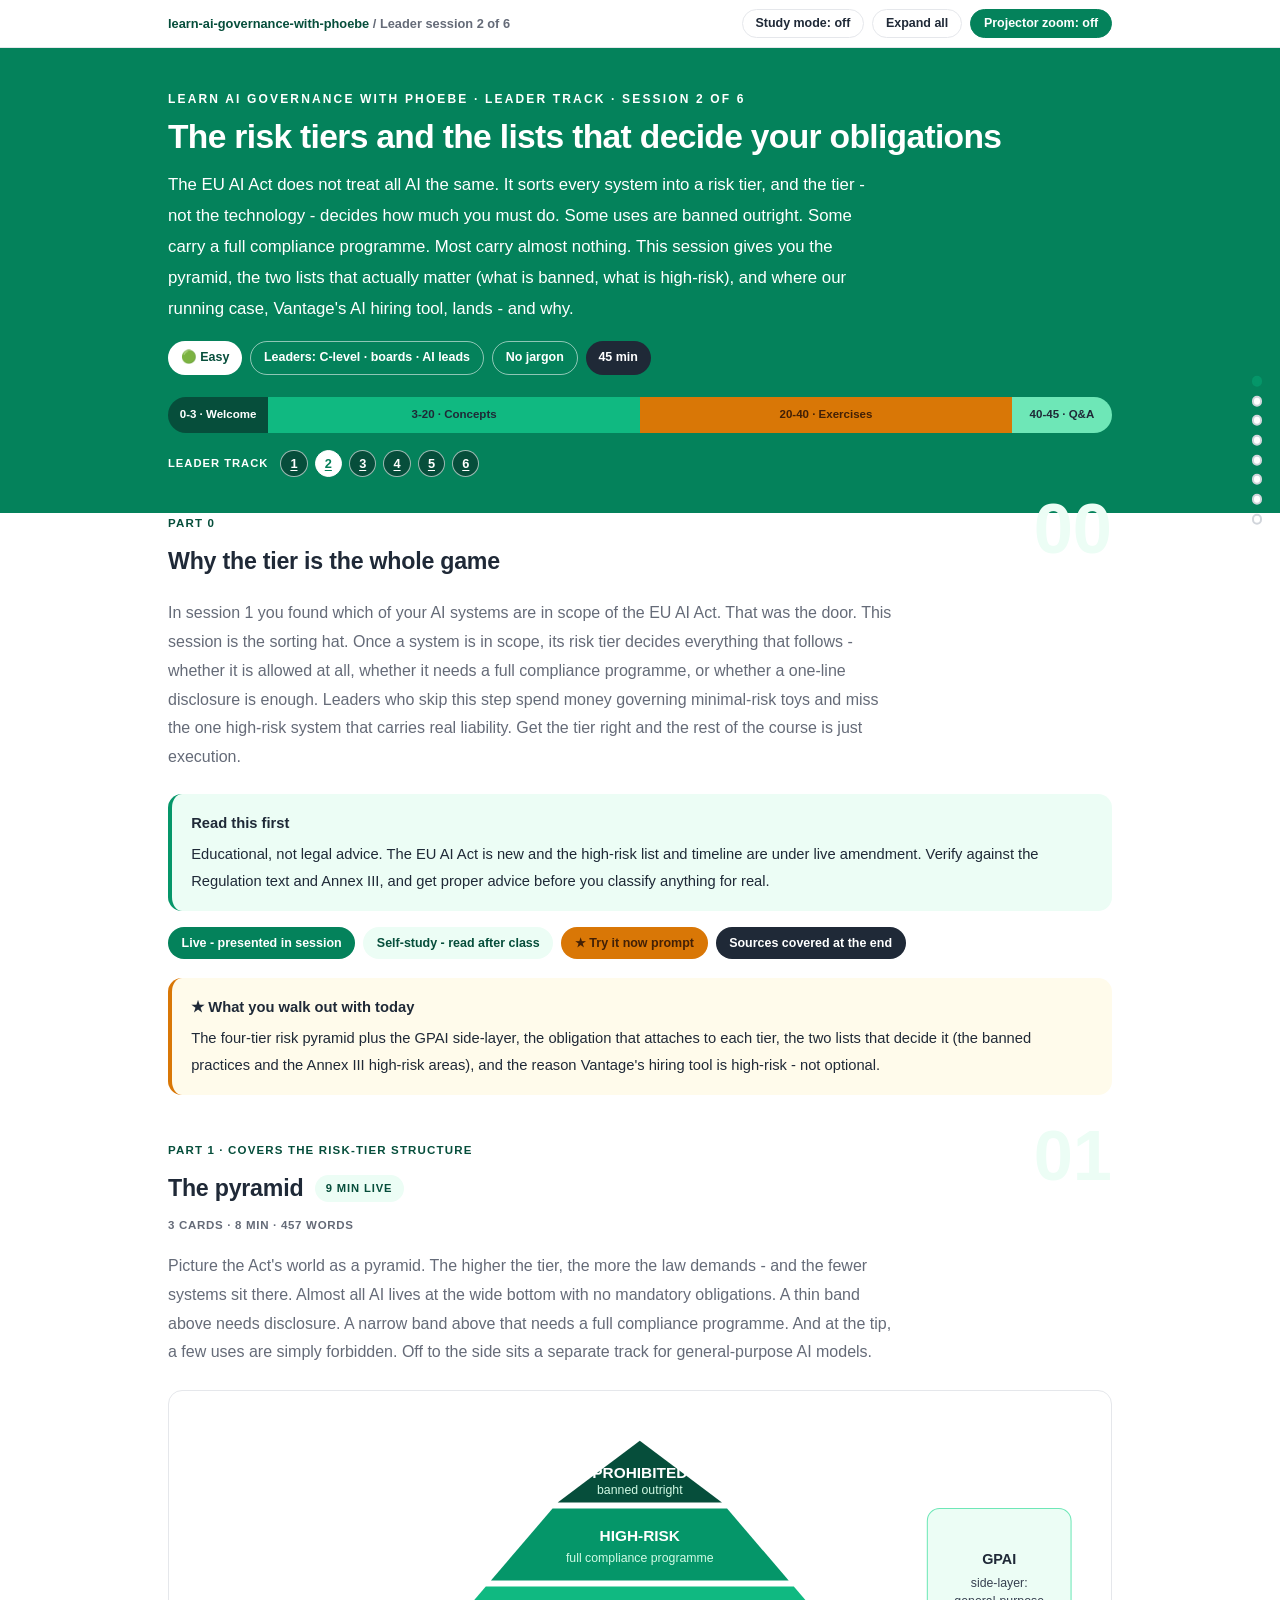
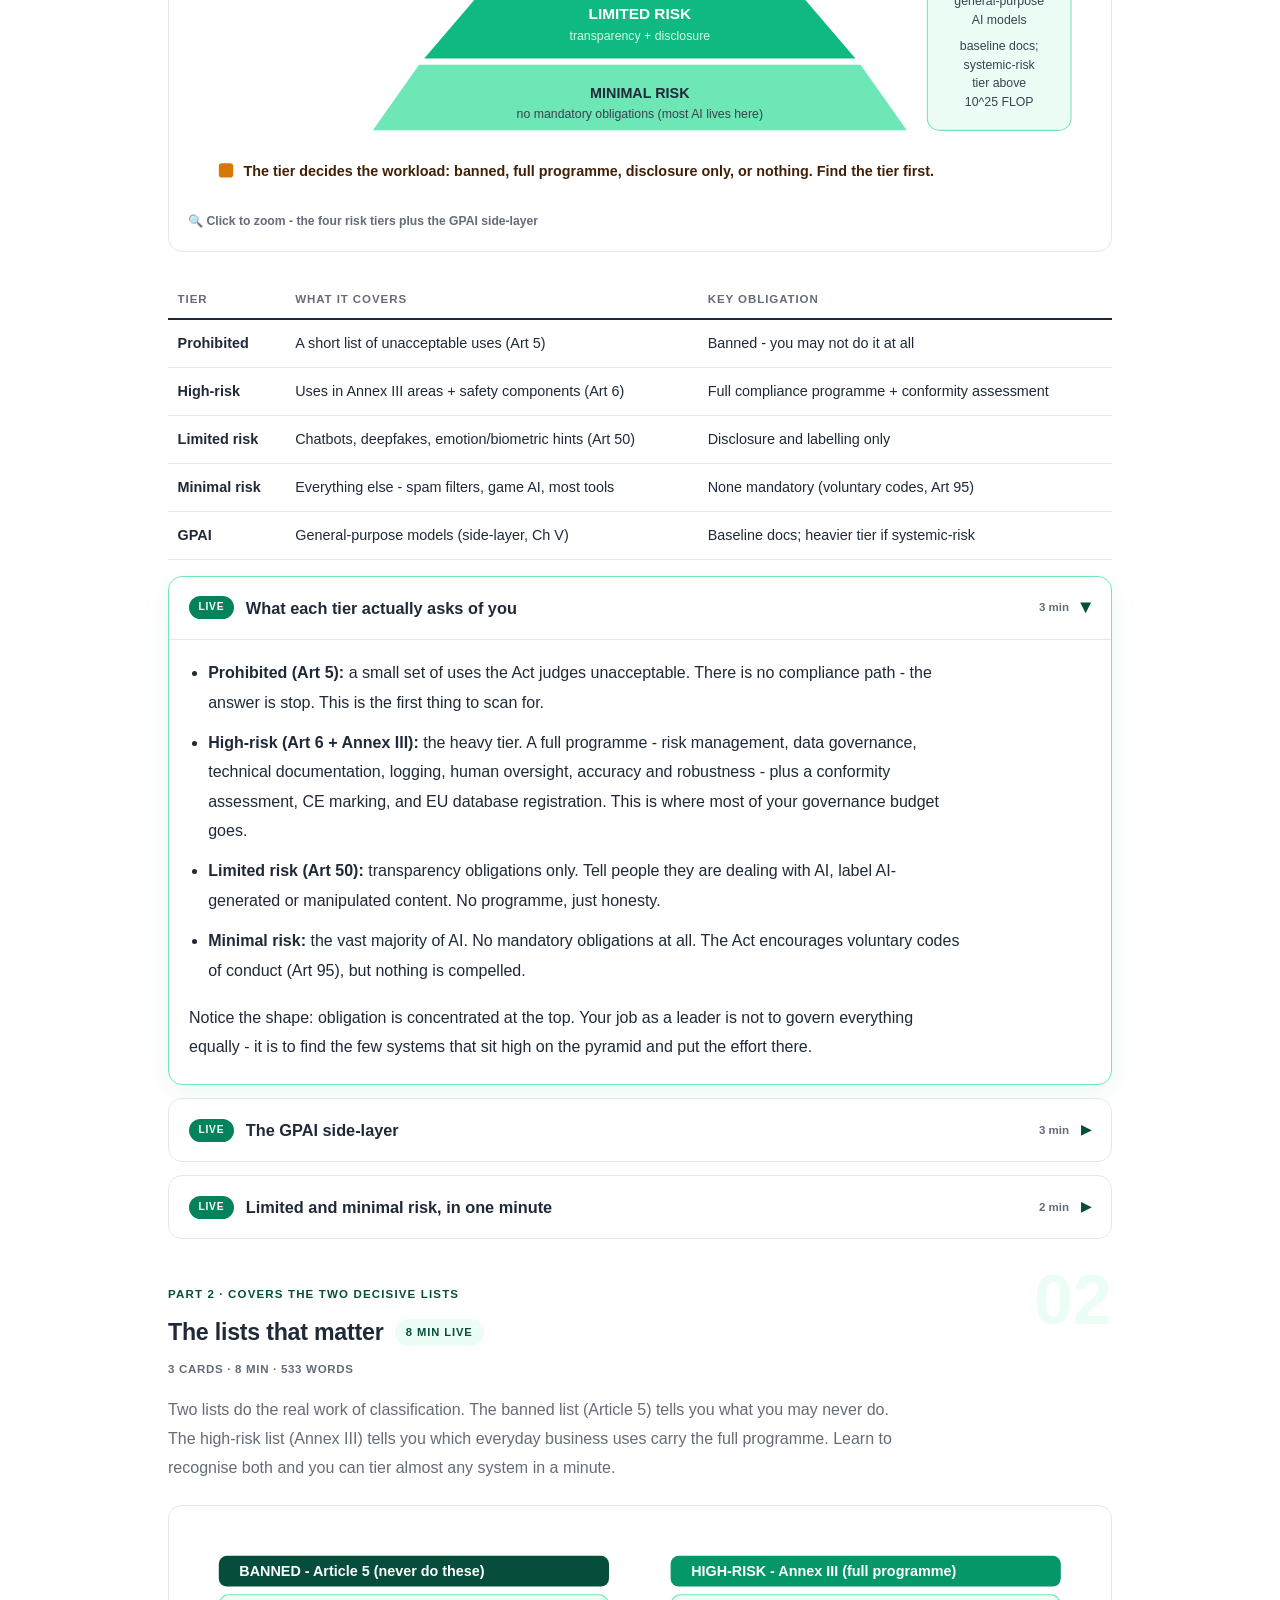
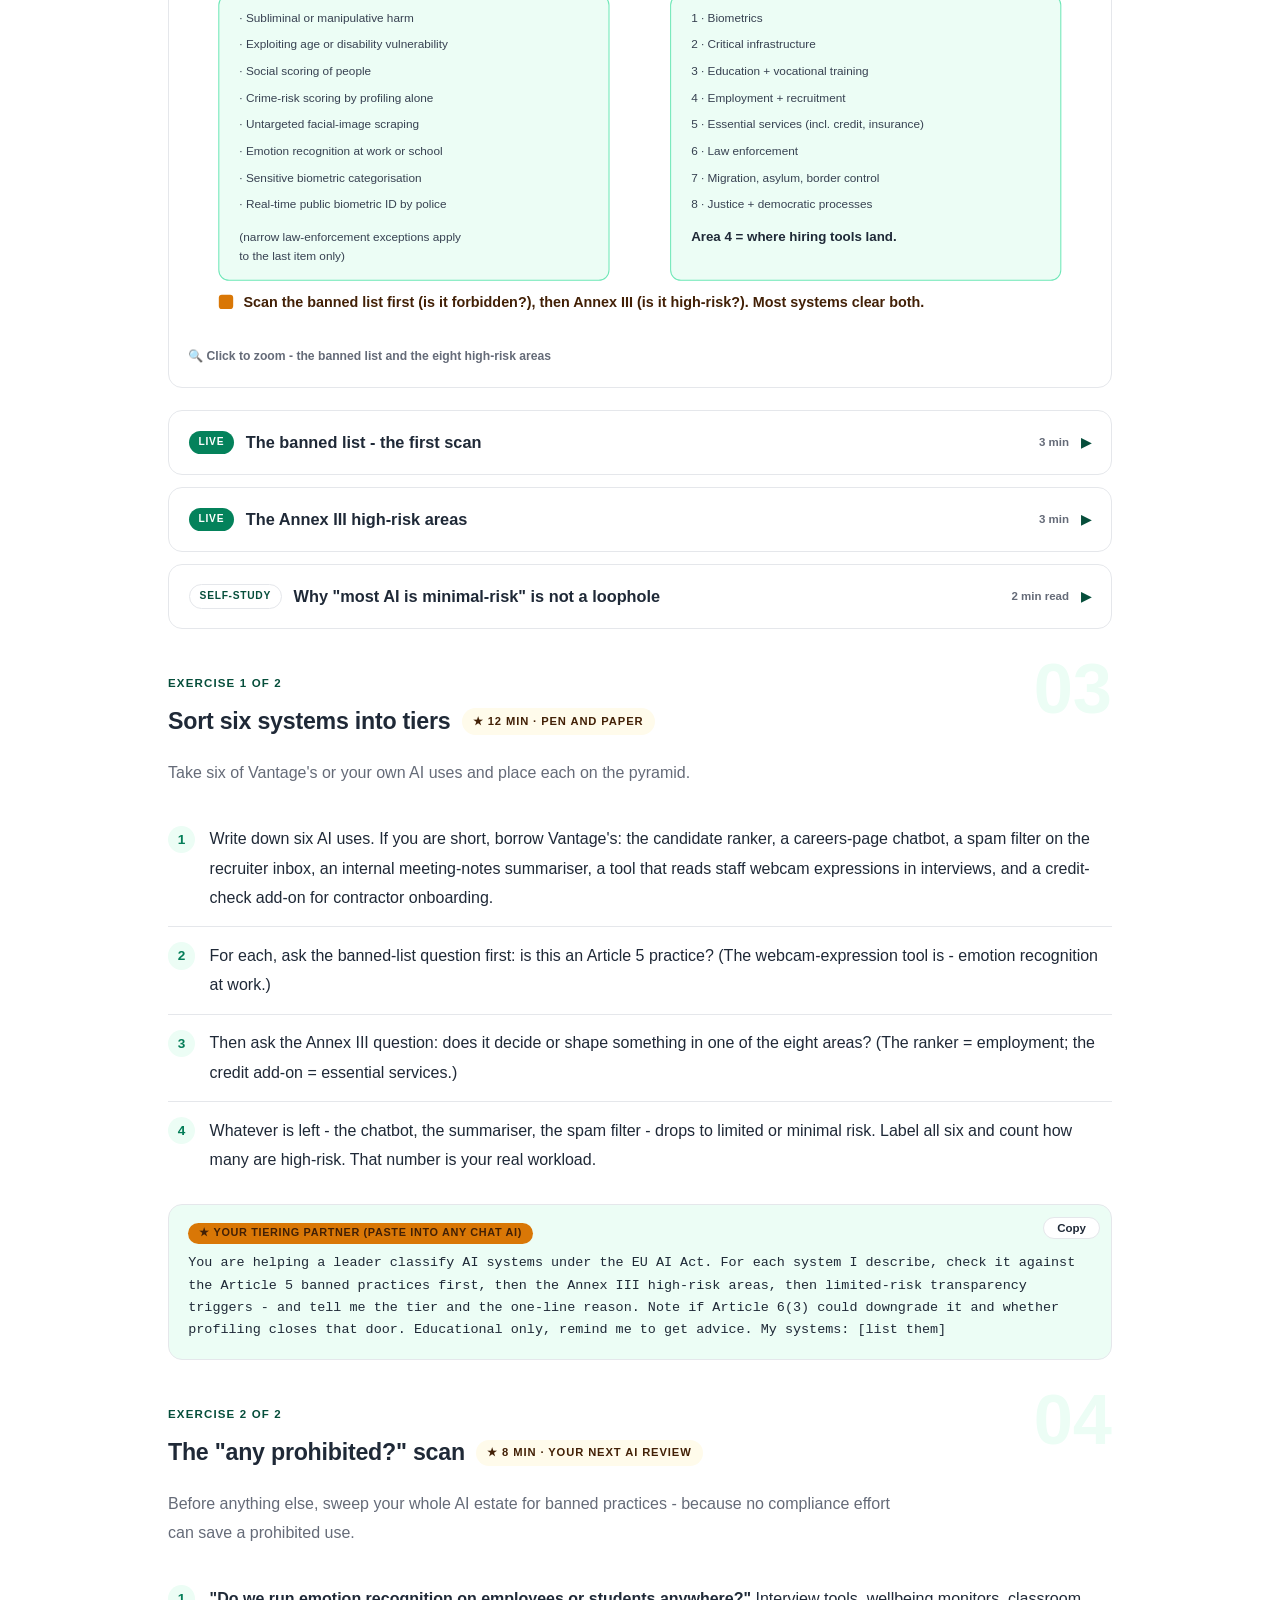
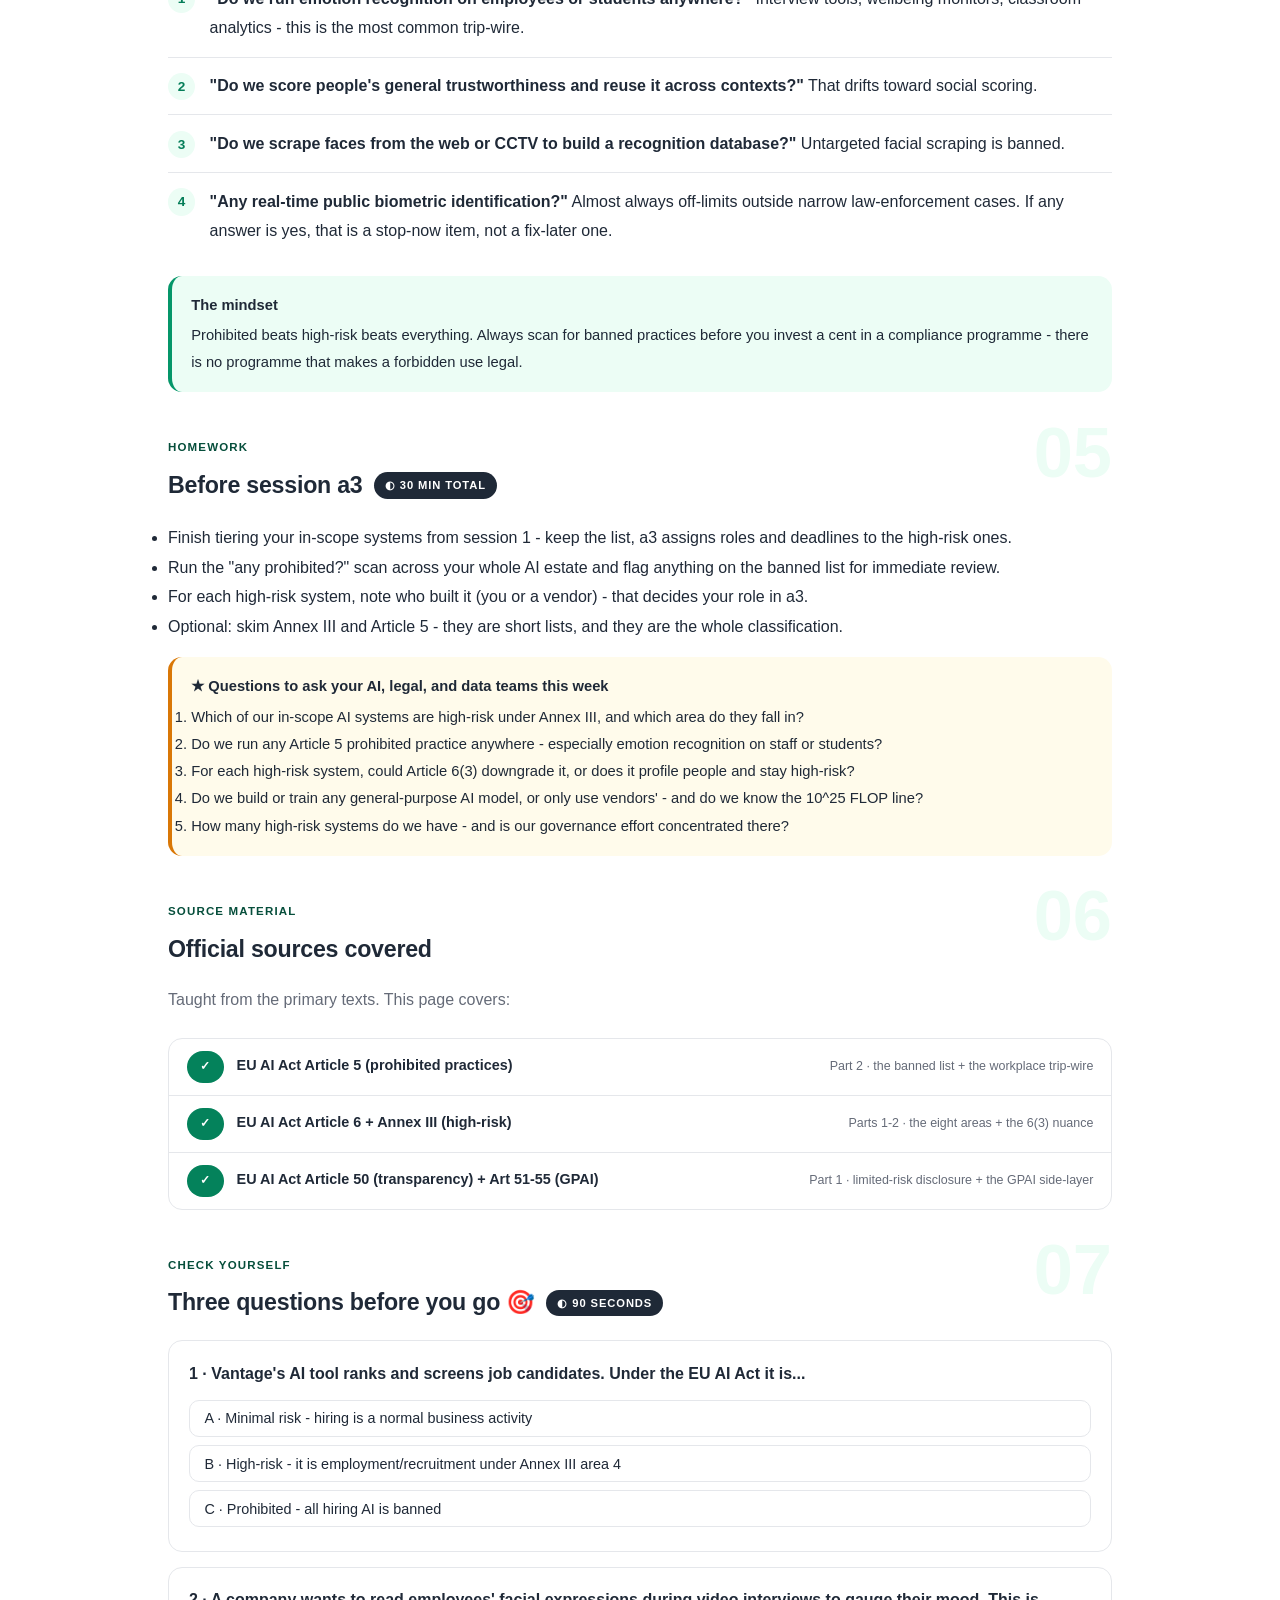
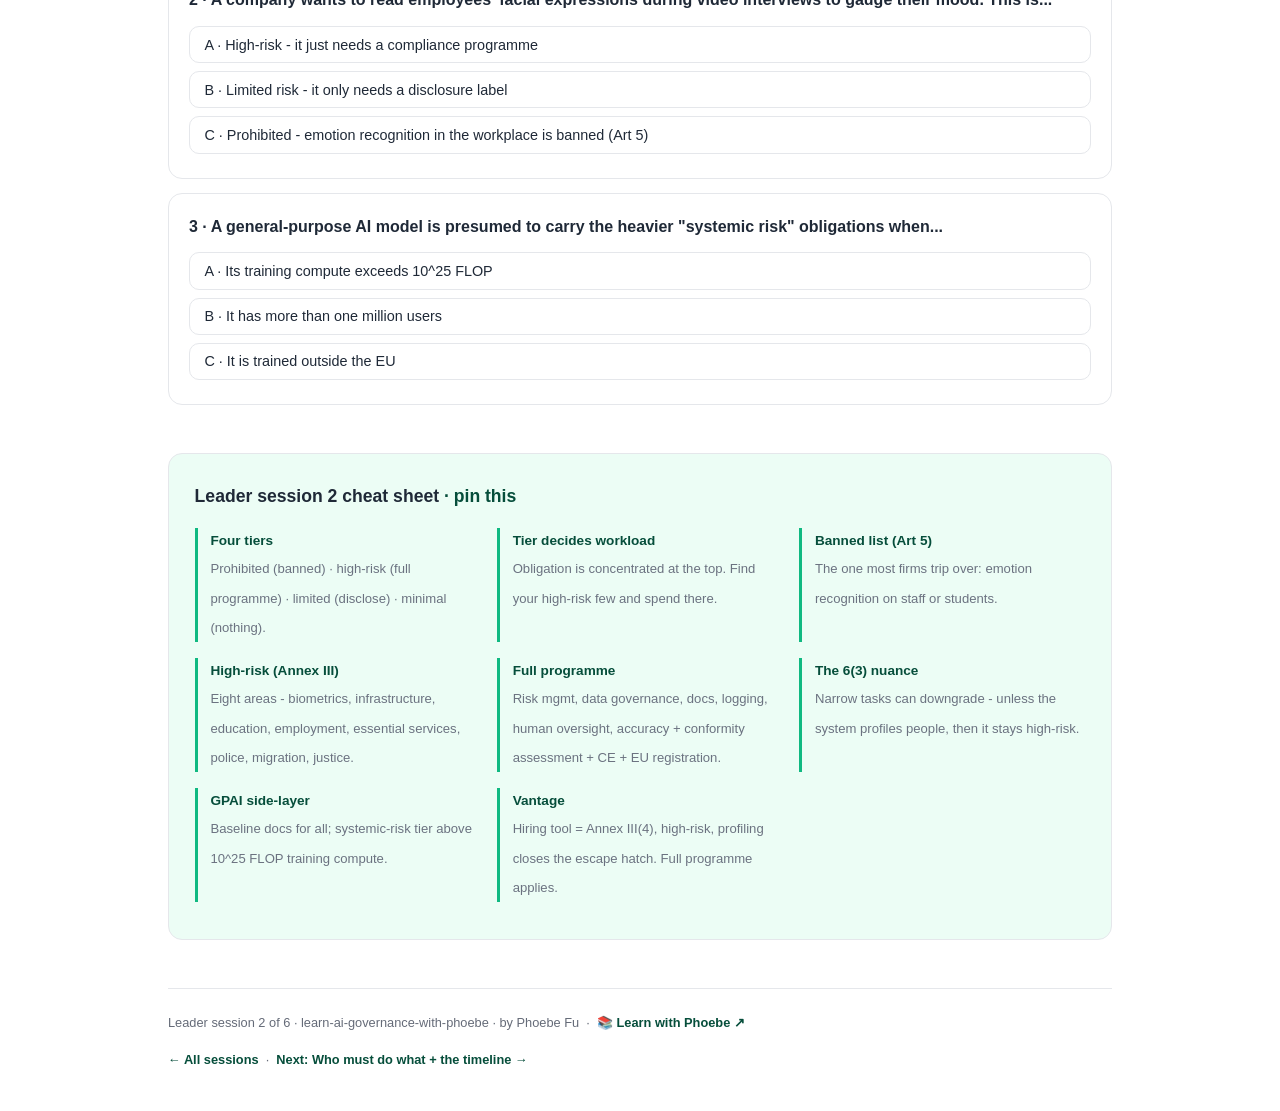
<file: courses/a2-risk-tiers.html>
<!DOCTYPE html>
<html lang="en">
<head>
<meta charset="UTF-8">
<meta name="viewport" content="width=device-width, initial-scale=1.0">
<!-- social:start -->
<meta name="description" content="Leader session 2 of 6. In session 1 you found which of your AI systems are in scope of the EU AI Act. That was the door. This session is the sorting hat. Once a system is in scope, its risk tier...">
<meta property="og:type" content="article">
<meta property="og:site_name" content="Learn with Phoebe">
<meta property="og:title" content="The risk tiers and the lists that decide your obligations - learn AI governance with phoebe">
<meta property="og:description" content="Leader session 2 of 6. In session 1 you found which of your AI systems are in scope of the EU AI Act. That was the door. This session is the sorting hat. Once a system is in scope, its risk tier...">
<meta property="og:url" content="https://phoebefu6.github.io/learn-ai-governance-with-phoebe/courses/a2-risk-tiers.html">
<meta property="og:image" content="https://phoebefu6.github.io/learn-ai-governance-with-phoebe/assets/og-cover.png">
<meta property="og:image:width" content="1200">
<meta property="og:image:height" content="630">
<meta name="twitter:card" content="summary_large_image">
<meta name="twitter:title" content="The risk tiers and the lists that decide your obligations - learn AI governance with phoebe">
<meta name="twitter:description" content="Leader session 2 of 6. In session 1 you found which of your AI systems are in scope of the EU AI Act. That was the door. This session is the sorting hat. Once a system is in scope, its risk tier...">
<meta name="twitter:image" content="https://phoebefu6.github.io/learn-ai-governance-with-phoebe/assets/og-cover.png">
<!-- social:end -->
<title>Leader session 2 · The risk tiers - learn AI governance with phoebe</title>
<link rel="stylesheet" href="../assets/style.css?v=32">
</head>
<body>

<div class="toolbar">
  <div class="wrap">
    <span class="crumb"><a href="../index.html">learn-ai-governance-with-phoebe</a> / Leader session 2 of 6</span>
    <button class="btn" id="toggle-all" type="button">Expand all</button>
    <button class="btn primary" id="zoom-toggle" type="button">Projector zoom: off</button>
  </div>
</div>

<header class="masthead">
  <div class="wrap">
    <div class="eyebrow">Learn AI Governance with Phoebe · Leader track · Session 2 of 6</div>
    <h1>The risk tiers <span class="accent">and the lists that decide your obligations</span></h1>
    <p class="sub">The EU AI Act does not treat all AI the same. It sorts every system into a risk tier, and the tier - not the technology - decides how much you must do. Some uses are banned outright. Some carry a full compliance programme. Most carry almost nothing. This session gives you the pyramid, the two lists that actually matter (what is banned, what is high-risk), and where our running case, Vantage's AI hiring tool, lands - and why.</p>
    <div class="chip-row">
      <span class="chip level">🟢 Easy</span>
      <span class="chip audience">Leaders: C-level · boards · AI leads</span>
      <span class="chip audience">No jargon</span>
      <span class="chip time">45 min</span>
    </div>
    <div class="agenda">
      <span class="a1" style="flex:1">0-3 · Welcome</span>
      <span class="a2" style="flex:4">3-20 · Concepts</span>
      <span class="a3" style="flex:4">20-40 · Exercises</span>
      <span class="a4" style="flex:1">40-45 · Q&amp;A</span>
    </div>
  </div>
</header>

<main class="wrap">

  <section class="section" id="intro">
    <div class="section-kicker"><span class="klabel">Part 0</span><h2>Why the tier is the whole game</h2></div>
    <p class="lede">In session 1 you found which of your AI systems are in scope of the EU AI Act. That was the door. This session is the sorting hat. Once a system is in scope, its risk tier decides everything that follows - whether it is allowed at all, whether it needs a full compliance programme, or whether a one-line disclosure is enough. Leaders who skip this step spend money governing minimal-risk toys and miss the one high-risk system that carries real liability. Get the tier right and the rest of the course is just execution.</p>
    <div class="callout tip"><strong>Read this first</strong> Educational, not legal advice. The EU AI Act is new and the high-risk list and timeline are under live amendment. Verify against the Regulation text and Annex III, and get proper advice before you classify anything for real.</div>
    <div class="legend">
      <span class="pill solid">Live - presented in session</span>
      <span class="pill light">Self-study - read after class</span>
      <span class="pill peach">★ Try it now prompt</span>
      <span class="pill inkpill">Sources covered at the end</span>
    </div>
    <div class="callout win"><strong>★ What you walk out with today</strong> The four-tier risk pyramid plus the GPAI side-layer, the obligation that attaches to each tier, the two lists that decide it (the banned practices and the Annex III high-risk areas), and the reason Vantage's hiring tool is high-risk - not optional.</div>
  </section>

  <section class="section" id="pyramid">
    <div class="section-kicker"><span class="klabel">Part 1 · covers the risk-tier structure</span><h2>The pyramid <span class="tag concept">9 min live</span></h2></div>
    <p class="lede">Picture the Act's world as a pyramid. The higher the tier, the more the law demands - and the fewer systems sit there. Almost all AI lives at the wide bottom with no mandatory obligations. A thin band above needs disclosure. A narrow band above that needs a full compliance programme. And at the tip, a few uses are simply forbidden. Off to the side sits a separate track for general-purpose AI models.</p>

    <figure class="zoomable">
      <svg viewBox="0 0 880 380" xmlns="http://www.w3.org/2000/svg" role="img" aria-label="Risk pyramid: prohibited at the top is banned, high-risk needs a full compliance programme, limited-risk needs disclosure, minimal-risk at the base has no obligations, with a general-purpose AI side-layer">
        <style>
          .a2tT { font: 700 15px Inter, sans-serif; fill: #FFFFFF; }
          .a2tW { font: 400 12px Inter, sans-serif; fill: #D1FAE5; }
          .a2tI { font: 700 14px Inter, sans-serif; fill: #1F2937; }
          .a2tS { font: 400 12px Inter, sans-serif; fill: #374151; }
          .a2tN { font: 600 14px Inter, sans-serif; fill: #422006; }
        </style>
        <polygon points="440,30 520,90 360,90" fill="#064E3B"/>
        <text class="a2tT" x="440" y="66" text-anchor="middle">PROHIBITED</text>
        <text class="a2tW" x="440" y="82" text-anchor="middle">banned outright</text>
        <polygon points="355,96 525,96 585,166 295,166" fill="#059669"/>
        <text class="a2tT" x="440" y="128" text-anchor="middle">HIGH-RISK</text>
        <text class="a2tW" x="440" y="148" text-anchor="middle">full compliance programme</text>
        <polygon points="290,172 590,172 650,242 230,242" fill="#10B981"/>
        <text class="a2tT" x="440" y="204" text-anchor="middle">LIMITED RISK</text>
        <text class="a2tW" x="440" y="224" text-anchor="middle">transparency + disclosure</text>
        <polygon points="225,248 655,248 700,312 180,312" fill="#6EE7B7"/>
        <text class="a2tI" x="440" y="280" text-anchor="middle">MINIMAL RISK</text>
        <text class="a2tS" x="440" y="300" text-anchor="middle">no mandatory obligations (most AI lives here)</text>
        <rect x="720" y="96" width="140" height="216" rx="12" fill="#ECFDF5" stroke="#6EE7B7"/>
        <text class="a2tI" x="790" y="150" text-anchor="middle">GPAI</text>
        <text class="a2tS" x="790" y="172" text-anchor="middle">side-layer:</text>
        <text class="a2tS" x="790" y="190" text-anchor="middle">general-purpose</text>
        <text class="a2tS" x="790" y="208" text-anchor="middle">AI models</text>
        <text class="a2tS" x="790" y="234" text-anchor="middle">baseline docs;</text>
        <text class="a2tS" x="790" y="252" text-anchor="middle">systemic-risk</text>
        <text class="a2tS" x="790" y="270" text-anchor="middle">tier above</text>
        <text class="a2tS" x="790" y="288" text-anchor="middle">10^25 FLOP</text>
        <rect x="30" y="344" width="14" height="14" rx="3" fill="#D97706"/>
        <text class="a2tN" x="54" y="356">The tier decides the workload: banned, full programme, disclosure only, or nothing. Find the tier first.</text>
      </svg>
      <figcaption>🔍 Click to zoom - the four risk tiers plus the GPAI side-layer</figcaption>
    </figure>

    <table class="clean">
      <thead><tr><th>Tier</th><th>What it covers</th><th>Key obligation</th></tr></thead>
      <tbody>
        <tr><td><strong>Prohibited</strong></td><td>A short list of unacceptable uses (Art 5)</td><td>Banned - you may not do it at all</td></tr>
        <tr><td><strong>High-risk</strong></td><td>Uses in Annex III areas + safety components (Art 6)</td><td>Full compliance programme + conformity assessment</td></tr>
        <tr><td><strong>Limited risk</strong></td><td>Chatbots, deepfakes, emotion/biometric hints (Art 50)</td><td>Disclosure and labelling only</td></tr>
        <tr><td><strong>Minimal risk</strong></td><td>Everything else - spam filters, game AI, most tools</td><td>None mandatory (voluntary codes, Art 95)</td></tr>
        <tr><td><strong>GPAI</strong></td><td>General-purpose models (side-layer, Ch V)</td><td>Baseline docs; heavier tier if systemic-risk</td></tr>
      </tbody>
    </table>

    <details class="card" open>
      <summary><span class="mode live">Live</span>What each tier actually asks of you<span class="mini">3 min</span><span class="caret">▶</span></summary>
      <div class="body">
        <ul>
          <li><strong>Prohibited (Art 5):</strong> a small set of uses the Act judges unacceptable. There is no compliance path - the answer is stop. This is the first thing to scan for.</li>
          <li><strong>High-risk (Art 6 + Annex III):</strong> the heavy tier. A full programme - risk management, data governance, technical documentation, logging, human oversight, accuracy and robustness - plus a conformity assessment, CE marking, and EU database registration. This is where most of your governance budget goes.</li>
          <li><strong>Limited risk (Art 50):</strong> transparency obligations only. Tell people they are dealing with AI, label AI-generated or manipulated content. No programme, just honesty.</li>
          <li><strong>Minimal risk:</strong> the vast majority of AI. No mandatory obligations at all. The Act encourages voluntary codes of conduct (Art 95), but nothing is compelled.</li>
        </ul>
        <p>Notice the shape: obligation is concentrated at the top. Your job as a leader is not to govern everything equally - it is to find the few systems that sit high on the pyramid and put the effort there.</p>
      </div>
    </details>

    <details class="card">
      <summary><span class="mode live">Live</span>The GPAI side-layer<span class="mini">3 min</span><span class="caret">▶</span></summary>
      <div class="body">
        <p>General-purpose AI models - the large foundation models behind many products - do not fit the four-tier pyramid neatly, so the Act gives them their own track (Chapter V).</p>
        <ul>
          <li><strong>Every GPAI model</strong> carries baseline obligations (Art 53): technical documentation, information for downstream developers, a copyright policy, and a training-data summary.</li>
          <li><strong>A GPAI model with systemic risk</strong> carries more (Art 55): model evaluation, systemic-risk assessment and mitigation, incident reporting, and cybersecurity. A model is presumed to be in this tier when the compute used to train it exceeds <strong>10^25 FLOP</strong> (Art 51).</li>
        </ul>
        <div class="callout tip"><strong>Why leaders care</strong> If you build on top of a foundation model rather than train one, you are usually not the GPAI provider - the model maker is. But your product built around it may still be high-risk in its own right. The two questions are separate: what tier is my system, and am I also a GPAI provider?</div>
      </div>
    </details>

    <details class="card">
      <summary><span class="mode live">Live</span>Limited and minimal risk, in one minute<span class="mini">2 min</span><span class="caret">▶</span></summary>
      <div class="body">
        <p>The bottom two tiers are where most of your AI actually lives, and they are refreshingly light.</p>
        <ul>
          <li><strong>Limited risk (Art 50)</strong> is about honesty, not engineering. If people interact with a chatbot, tell them it is AI. If content is AI-generated or manipulated (a deepfake, a synthetic voice), label it. If a system does emotion recognition or biometric categorisation outside the banned contexts, inform the people subject to it. That is the whole duty: disclose.</li>
          <li><strong>Minimal risk</strong> carries no mandatory obligations at all. Spam filters, recommendation engines, inventory forecasters, game AI - the Act leaves them alone and merely encourages voluntary codes of conduct (Art 95).</li>
        </ul>
        <p>The leadership takeaway: do not build a governance programme for a spam filter. Reserve the effort for the prohibited scan and the high-risk few, and handle the limited-risk band with a disclosure checklist your product team can run itself.</p>
      </div>
    </details>
  </section>

  <section class="section" id="lists">
    <div class="section-kicker"><span class="klabel">Part 2 · covers the two decisive lists</span><h2>The lists that matter <span class="tag concept">8 min live</span></h2></div>
    <p class="lede">Two lists do the real work of classification. The banned list (Article 5) tells you what you may never do. The high-risk list (Annex III) tells you which everyday business uses carry the full programme. Learn to recognise both and you can tier almost any system in a minute.</p>

    <figure class="zoomable">
      <svg viewBox="0 0 880 400" xmlns="http://www.w3.org/2000/svg" role="img" aria-label="Two lists: the banned practices under Article 5 on the left, and the eight Annex III high-risk areas on the right, with a general-purpose AI note below">
        <style>
          .a2lT { font: 700 14px Inter, sans-serif; fill: #FFFFFF; }
          .a2lW { font: 400 11.5px Inter, sans-serif; fill: #D1FAE5; }
          .a2lI { font: 700 13px Inter, sans-serif; fill: #1F2937; }
          .a2lS { font: 400 11.5px Inter, sans-serif; fill: #374151; }
          .a2lN { font: 600 14px Inter, sans-serif; fill: #422006; }
        </style>
        <rect x="30" y="30" width="380" height="30" rx="8" fill="#064E3B"/>
        <text class="a2lT" x="50" y="50">BANNED - Article 5 (never do these)</text>
        <rect x="30" y="68" width="380" height="278" rx="10" fill="#ECFDF5" stroke="#6EE7B7"/>
        <text class="a2lS" x="50" y="94">· Subliminal or manipulative harm</text>
        <text class="a2lS" x="50" y="120">· Exploiting age or disability vulnerability</text>
        <text class="a2lS" x="50" y="146">· Social scoring of people</text>
        <text class="a2lS" x="50" y="172">· Crime-risk scoring by profiling alone</text>
        <text class="a2lS" x="50" y="198">· Untargeted facial-image scraping</text>
        <text class="a2lS" x="50" y="224">· Emotion recognition at work or school</text>
        <text class="a2lS" x="50" y="250">· Sensitive biometric categorisation</text>
        <text class="a2lS" x="50" y="276">· Real-time public biometric ID by police</text>
        <text class="a2lS" x="50" y="308">(narrow law-enforcement exceptions apply</text>
        <text class="a2lS" x="50" y="326">to the last item only)</text>
        <rect x="470" y="30" width="380" height="30" rx="8" fill="#059669"/>
        <text class="a2lT" x="490" y="50">HIGH-RISK - Annex III (full programme)</text>
        <rect x="470" y="68" width="380" height="278" rx="10" fill="#ECFDF5" stroke="#6EE7B7"/>
        <text class="a2lS" x="490" y="94">1 · Biometrics</text>
        <text class="a2lS" x="490" y="120">2 · Critical infrastructure</text>
        <text class="a2lS" x="490" y="146">3 · Education + vocational training</text>
        <text class="a2lS" x="490" y="172">4 · Employment + recruitment</text>
        <text class="a2lS" x="490" y="198">5 · Essential services (incl. credit, insurance)</text>
        <text class="a2lS" x="490" y="224">6 · Law enforcement</text>
        <text class="a2lS" x="490" y="250">7 · Migration, asylum, border control</text>
        <text class="a2lS" x="490" y="276">8 · Justice + democratic processes</text>
        <text class="a2lI" x="490" y="308">Area 4 = where hiring tools land.</text>
        <rect x="30" y="360" width="14" height="14" rx="3" fill="#D97706"/>
        <text class="a2lN" x="54" y="372">Scan the banned list first (is it forbidden?), then Annex III (is it high-risk?). Most systems clear both.</text>
      </svg>
      <figcaption>🔍 Click to zoom - the banned list and the eight high-risk areas</figcaption>
    </figure>

    <details class="card">
      <summary><span class="mode live">Live</span>The banned list - the first scan<span class="mini">3 min</span><span class="caret">▶</span></summary>
      <div class="body">
        <p>Article 5 forbids a short set of uses the Act considers unacceptable in a democratic society. In plain terms, they are:</p>
        <ul>
          <li><strong>Subliminal or manipulative techniques</strong> that cause harm, and <strong>exploiting the vulnerability</strong> of children or people with disabilities.</li>
          <li><strong>Social scoring</strong> - rating people's trustworthiness and using it against them in unrelated contexts.</li>
          <li><strong>Predicting crime by profiling alone</strong>, <strong>untargeted scraping of facial images</strong> to build recognition databases.</li>
          <li><strong>Emotion recognition in the workplace or in education</strong>, and <strong>biometric categorisation</strong> that infers sensitive traits.</li>
          <li><strong>Real-time remote biometric identification in public by law enforcement</strong>, with narrow, tightly conditioned exceptions.</li>
        </ul>
        <p>For most businesses the practical takeaway is a single one: <strong>do not deploy emotion recognition on employees or students.</strong> That is the banned-list item a normal company is most likely to trip over.</p>
      </div>
    </details>

    <details class="card">
      <summary><span class="mode live">Live</span>The Annex III high-risk areas<span class="mini">3 min</span><span class="caret">▶</span></summary>
      <div class="body">
        <p>Annex III lists eight areas where an AI system is high-risk because a mistake hits people's rights, safety, or livelihood. If your system makes or materially shapes a decision in one of these, assume high-risk:</p>
        <ul>
          <li><strong>Biometrics</strong> · <strong>critical infrastructure</strong> · <strong>education</strong> and vocational training</li>
          <li><strong>Employment and recruitment</strong> - hiring, task allocation, promotion, termination</li>
          <li><strong>Essential public and private services</strong>, including <strong>credit scoring</strong> and insurance pricing</li>
          <li><strong>Law enforcement</strong> · <strong>migration, asylum and border control</strong> · <strong>justice and democratic processes</strong></li>
        </ul>
        <p>One nuance worth knowing: Article 6(3) lets you downgrade a system that only does a narrow or preparatory task and does not really drive the outcome - <em>unless</em> it profiles people, in which case it stays high-risk no matter how narrow it looks.</p>
        <div class="callout example"><span class="ex-pill">Real world</span><p><strong>Vantage lands in Annex III(4).</strong> Vantage's AI hiring tool ranks and screens job candidates. That is squarely employment and recruitment - Annex III area 4 - so it is high-risk. And because it profiles people (scoring candidates), the Article 6(3) narrow-task escape hatch is closed to it. Vantage cannot argue its way down a tier. The full compliance programme applies, and the rest of this course is Vantage building it.</p></div>
        <div class="callout tip"><strong>The GPAI reminder</strong> If Vantage had trained its own general-purpose model, it would also pick up the GPAI baseline duties - and the systemic-risk tier if training compute passed 10^25 FLOP. It did not; it fine-tuned a vendor model. So Vantage is a high-risk system provider, not a GPAI provider. Keep the two questions separate.</p></div>
      </div>
    </details>

    <details class="card">
      <summary><span class="mode self">Self-study</span>Why "most AI is minimal-risk" is not a loophole<span class="mini">2 min read</span><span class="caret">▶</span></summary>
      <div class="body">
        <p>It is true that the overwhelming majority of AI systems fall into the minimal-risk tier with no mandatory obligations, and that fact can tempt a leader into assuming their systems are fine by default. Resist that. The reason most AI is minimal-risk is that most AI does not make consequential decisions about people - it filters spam, recommends films, autocompletes text. The moment a system starts screening candidates, pricing credit, allocating a public service, or identifying a face, it climbs the pyramid fast, and the jump from "no obligations" to "full compliance programme" is a cliff, not a slope. So the minimal-risk majority is not a reason to relax; it is a reason to look hard at the handful of systems that are the exception, because those are the ones carrying all of your legal exposure. A mature leader can name their high-risk systems from memory and treats every new AI use as high-risk until the classification proves otherwise.</p>
      </div>
    </details>
  </section>

  <section class="section" id="exercise-1">
    <div class="section-kicker"><span class="klabel">Exercise 1 of 2</span><h2>Sort six systems into tiers <span class="tag demo">★ 12 min · pen and paper</span></h2></div>
    <p class="lede">Take six of Vantage's or your own AI uses and place each on the pyramid.</p>
    <div class="steps">
      <div class="step"><p>Write down six AI uses. If you are short, borrow Vantage's: the candidate ranker, a careers-page chatbot, a spam filter on the recruiter inbox, an internal meeting-notes summariser, a tool that reads staff webcam expressions in interviews, and a credit-check add-on for contractor onboarding.</p></div>
      <div class="step"><p>For each, ask the banned-list question first: is this an Article 5 practice? (The webcam-expression tool is - emotion recognition at work.)</p></div>
      <div class="step"><p>Then ask the Annex III question: does it decide or shape something in one of the eight areas? (The ranker = employment; the credit add-on = essential services.)</p></div>
      <div class="step"><p>Whatever is left - the chatbot, the summariser, the spam filter - drops to limited or minimal risk. Label all six and count how many are high-risk. That number is your real workload.</p></div>
    </div>
    <div class="prompt-box good"><span class="label">★ Your tiering partner (paste into any chat AI)</span>You are helping a leader classify AI systems under the EU AI Act. For each system I describe, check it against the Article 5 banned practices first, then the Annex III high-risk areas, then limited-risk transparency triggers - and tell me the tier and the one-line reason. Note if Article 6(3) could downgrade it and whether profiling closes that door. Educational only, remind me to get advice. My systems: [list them]</div>
  </section>

  <section class="section" id="exercise-2">
    <div class="section-kicker"><span class="klabel">Exercise 2 of 2</span><h2>The "any prohibited?" scan <span class="tag demo">★ 8 min · your next AI review</span></h2></div>
    <p class="lede">Before anything else, sweep your whole AI estate for banned practices - because no compliance effort can save a prohibited use.</p>
    <div class="steps">
      <div class="step"><p><strong>"Do we run emotion recognition on employees or students anywhere?"</strong> Interview tools, wellbeing monitors, classroom analytics - this is the most common trip-wire.</p></div>
      <div class="step"><p><strong>"Do we score people's general trustworthiness and reuse it across contexts?"</strong> That drifts toward social scoring.</p></div>
      <div class="step"><p><strong>"Do we scrape faces from the web or CCTV to build a recognition database?"</strong> Untargeted facial scraping is banned.</p></div>
      <div class="step"><p><strong>"Any real-time public biometric identification?"</strong> Almost always off-limits outside narrow law-enforcement cases. If any answer is yes, that is a stop-now item, not a fix-later one.</p></div>
    </div>
    <div class="callout tip"><strong>The mindset</strong> Prohibited beats high-risk beats everything. Always scan for banned practices before you invest a cent in a compliance programme - there is no programme that makes a forbidden use legal.</div>
  </section>

  <section class="section" id="homework">
    <div class="section-kicker"><span class="klabel">Homework</span><h2>Before session a3 <span class="tag exercise">◐ 30 min total</span></h2></div>
    <ul>
      <li>Finish tiering your in-scope systems from session 1 - keep the list, a3 assigns roles and deadlines to the high-risk ones.</li>
      <li>Run the "any prohibited?" scan across your whole AI estate and flag anything on the banned list for immediate review.</li>
      <li>For each high-risk system, note who built it (you or a vendor) - that decides your role in a3.</li>
      <li>Optional: skim Annex III and Article 5 - they are short lists, and they are the whole classification.</li>
    </ul>
    <div class="callout win"><strong>★ Questions to ask your AI, legal, and data teams this week</strong>
      <ol>
        <li>Which of our in-scope AI systems are high-risk under Annex III, and which area do they fall in?</li>
        <li>Do we run any Article 5 prohibited practice anywhere - especially emotion recognition on staff or students?</li>
        <li>For each high-risk system, could Article 6(3) downgrade it, or does it profile people and stay high-risk?</li>
        <li>Do we build or train any general-purpose AI model, or only use vendors' - and do we know the 10^25 FLOP line?</li>
        <li>How many high-risk systems do we have - and is our governance effort concentrated there?</li>
      </ol>
    </div>
  </section>

  <section class="section" id="official">
    <div class="section-kicker"><span class="klabel">Source material</span><h2>Official sources covered</h2></div>
    <p class="lede">Taught from the primary texts. This page covers:</p>
    <div class="covered">
      <div class="covered-row"><span class="status pill solid">✓</span><span class="name">EU AI Act Article 5 (prohibited practices)</span><span class="note">Part 2 · the banned list + the workplace trip-wire</span></div>
      <div class="covered-row"><span class="status pill solid">✓</span><span class="name">EU AI Act Article 6 + Annex III (high-risk)</span><span class="note">Parts 1-2 · the eight areas + the 6(3) nuance</span></div>
      <div class="covered-row"><span class="status pill solid">✓</span><span class="name">EU AI Act Article 50 (transparency) + Art 51-55 (GPAI)</span><span class="note">Part 1 · limited-risk disclosure + the GPAI side-layer</span></div>
    </div>
  </section>

  <section class="section" id="quiz">
    <div class="section-kicker"><span class="klabel">Check yourself</span><h2>Three questions before you go 🎯 <span class="tag exercise">◐ 90 seconds</span></h2></div>
    <div class="quiz-q" data-answer="1">
      <p class="qtext">1 · Vantage's AI tool ranks and screens job candidates. Under the EU AI Act it is...</p>
      <button class="qopt" type="button">A · Minimal risk - hiring is a normal business activity</button>
      <button class="qopt" type="button">B · High-risk - it is employment/recruitment under Annex III area 4</button>
      <button class="qopt" type="button">C · Prohibited - all hiring AI is banned</button>
      <p class="qwhy">Employment and recruitment is Annex III area 4, so a candidate-screening tool is high-risk. And because it profiles people, the Article 6(3) narrow-task downgrade does not apply.</p>
    </div>
    <div class="quiz-q" data-answer="2">
      <p class="qtext">2 · A company wants to read employees' facial expressions during video interviews to gauge their mood. This is...</p>
      <button class="qopt" type="button">A · High-risk - it just needs a compliance programme</button>
      <button class="qopt" type="button">B · Limited risk - it only needs a disclosure label</button>
      <button class="qopt" type="button">C · Prohibited - emotion recognition in the workplace is banned (Art 5)</button>
      <p class="qwhy">Emotion recognition in the workplace or in education is an Article 5 prohibited practice. There is no compliance path - it is a stop-now item.</p>
    </div>
    <div class="quiz-q" data-answer="0">
      <p class="qtext">3 · A general-purpose AI model is presumed to carry the heavier "systemic risk" obligations when...</p>
      <button class="qopt" type="button">A · Its training compute exceeds 10^25 FLOP</button>
      <button class="qopt" type="button">B · It has more than one million users</button>
      <button class="qopt" type="button">C · It is trained outside the EU</button>
      <p class="qwhy">Under Article 51, a GPAI model is presumed to have systemic risk when the compute used to train it exceeds 10^25 FLOP, triggering the Article 55 obligations.</p>
    </div>
    <p class="quiz-score"></p>
  </section>

  <section class="cheat" id="cheatsheet">
    <h3>Leader session 2 cheat sheet <span>· pin this</span></h3>
    <div class="grid-2">
      <div class="cheat-item"><b>Four tiers</b><span>Prohibited (banned) · high-risk (full programme) · limited (disclose) · minimal (nothing).</span></div>
      <div class="cheat-item"><b>Tier decides workload</b><span>Obligation is concentrated at the top. Find your high-risk few and spend there.</span></div>
      <div class="cheat-item"><b>Banned list (Art 5)</b><span>The one most firms trip over: emotion recognition on staff or students.</span></div>
      <div class="cheat-item"><b>High-risk (Annex III)</b><span>Eight areas - biometrics, infrastructure, education, employment, essential services, police, migration, justice.</span></div>
      <div class="cheat-item"><b>Full programme</b><span>Risk mgmt, data governance, docs, logging, human oversight, accuracy + conformity assessment + CE + EU registration.</span></div>
      <div class="cheat-item"><b>The 6(3) nuance</b><span>Narrow tasks can downgrade - unless the system profiles people, then it stays high-risk.</span></div>
      <div class="cheat-item"><b>GPAI side-layer</b><span>Baseline docs for all; systemic-risk tier above 10^25 FLOP training compute.</span></div>
      <div class="cheat-item"><b>Vantage</b><span>Hiring tool = Annex III(4), high-risk, profiling closes the escape hatch. Full programme applies.</span></div>
    </div>
  </section>

  <footer class="pagefoot">
    <span>Leader session 2 of 6 · learn-ai-governance-with-phoebe · by Phoebe Fu &nbsp;·&nbsp; 📚 <a href="https://phoebefu6.github.io/learn-with-phoebe/">Learn with Phoebe ↗</a></span>
    <span><a href="../index.html">← All sessions</a> &nbsp;·&nbsp; <a href="a3-roles-timeline.html">Next: Who must do what + the timeline →</a></span>
  </footer>

</main>

<script src="../assets/app.js?v=31"></script>
</body>
</html>
</file>
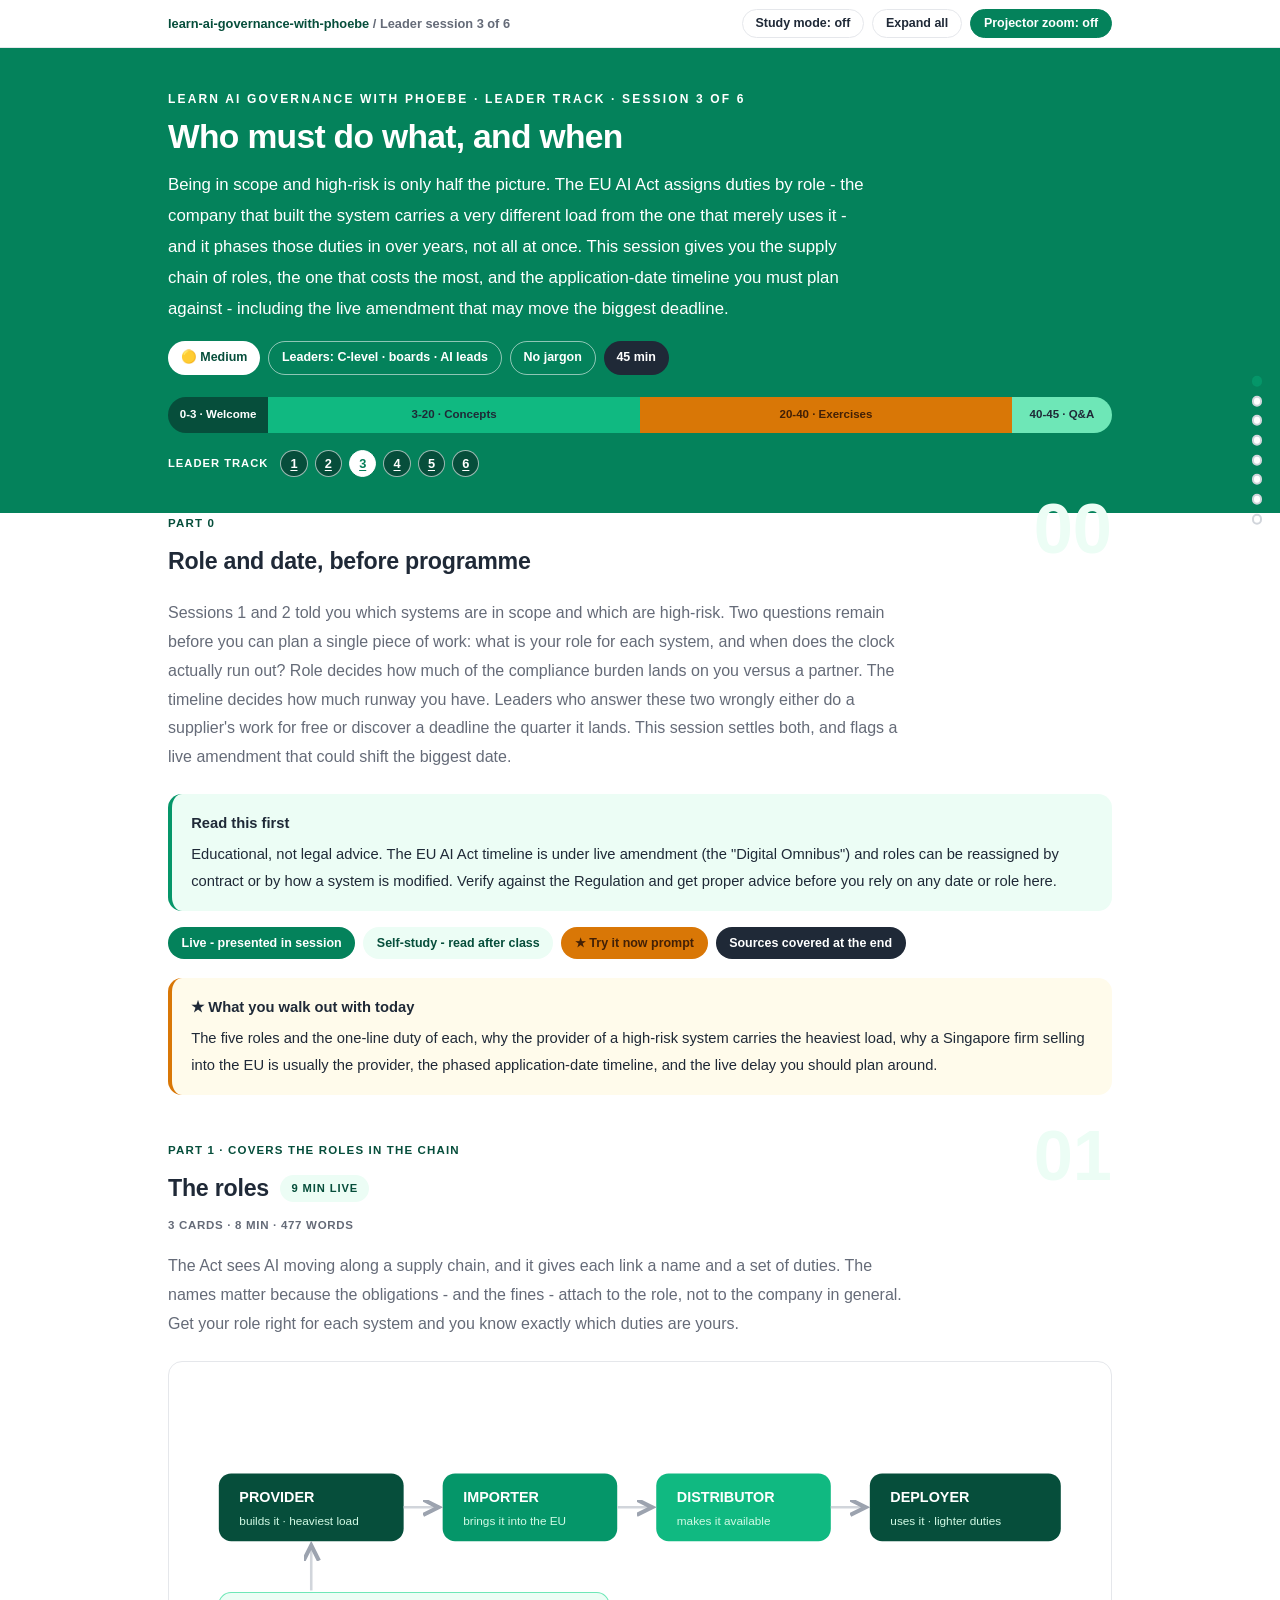
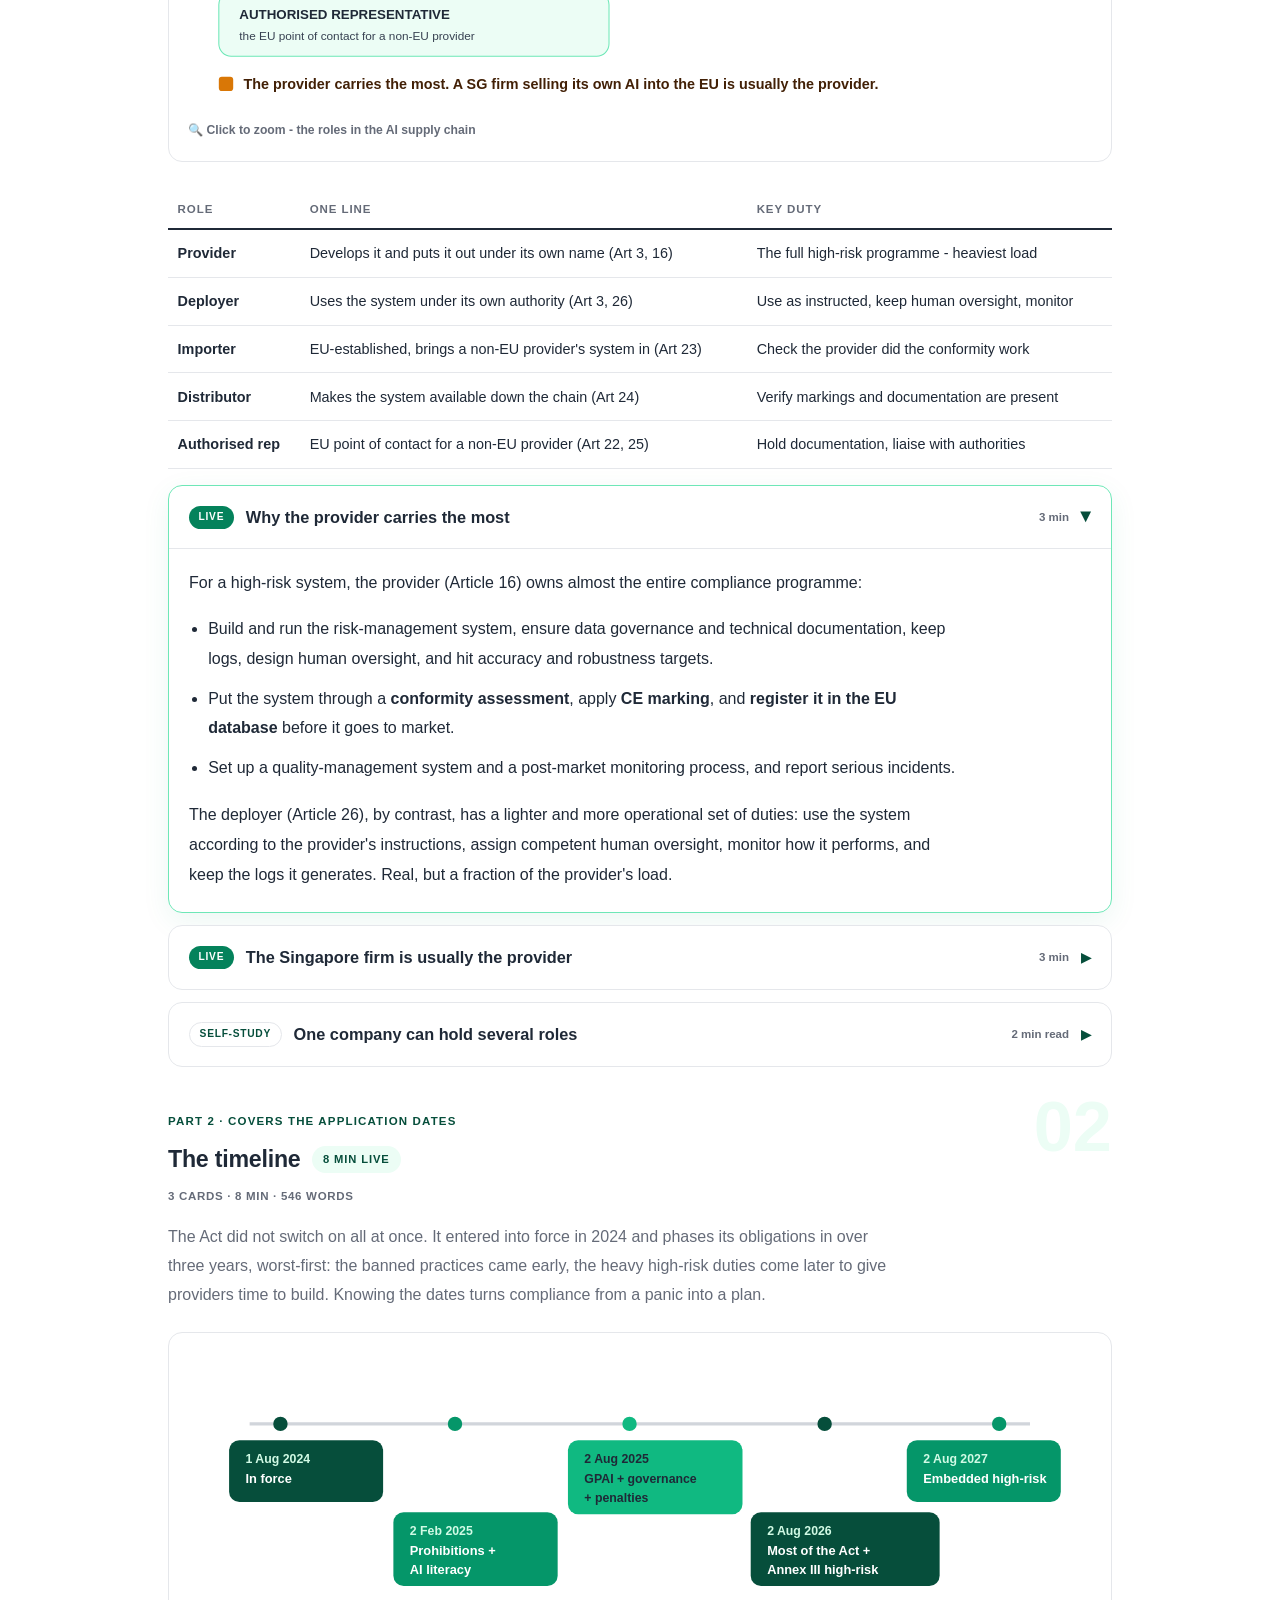
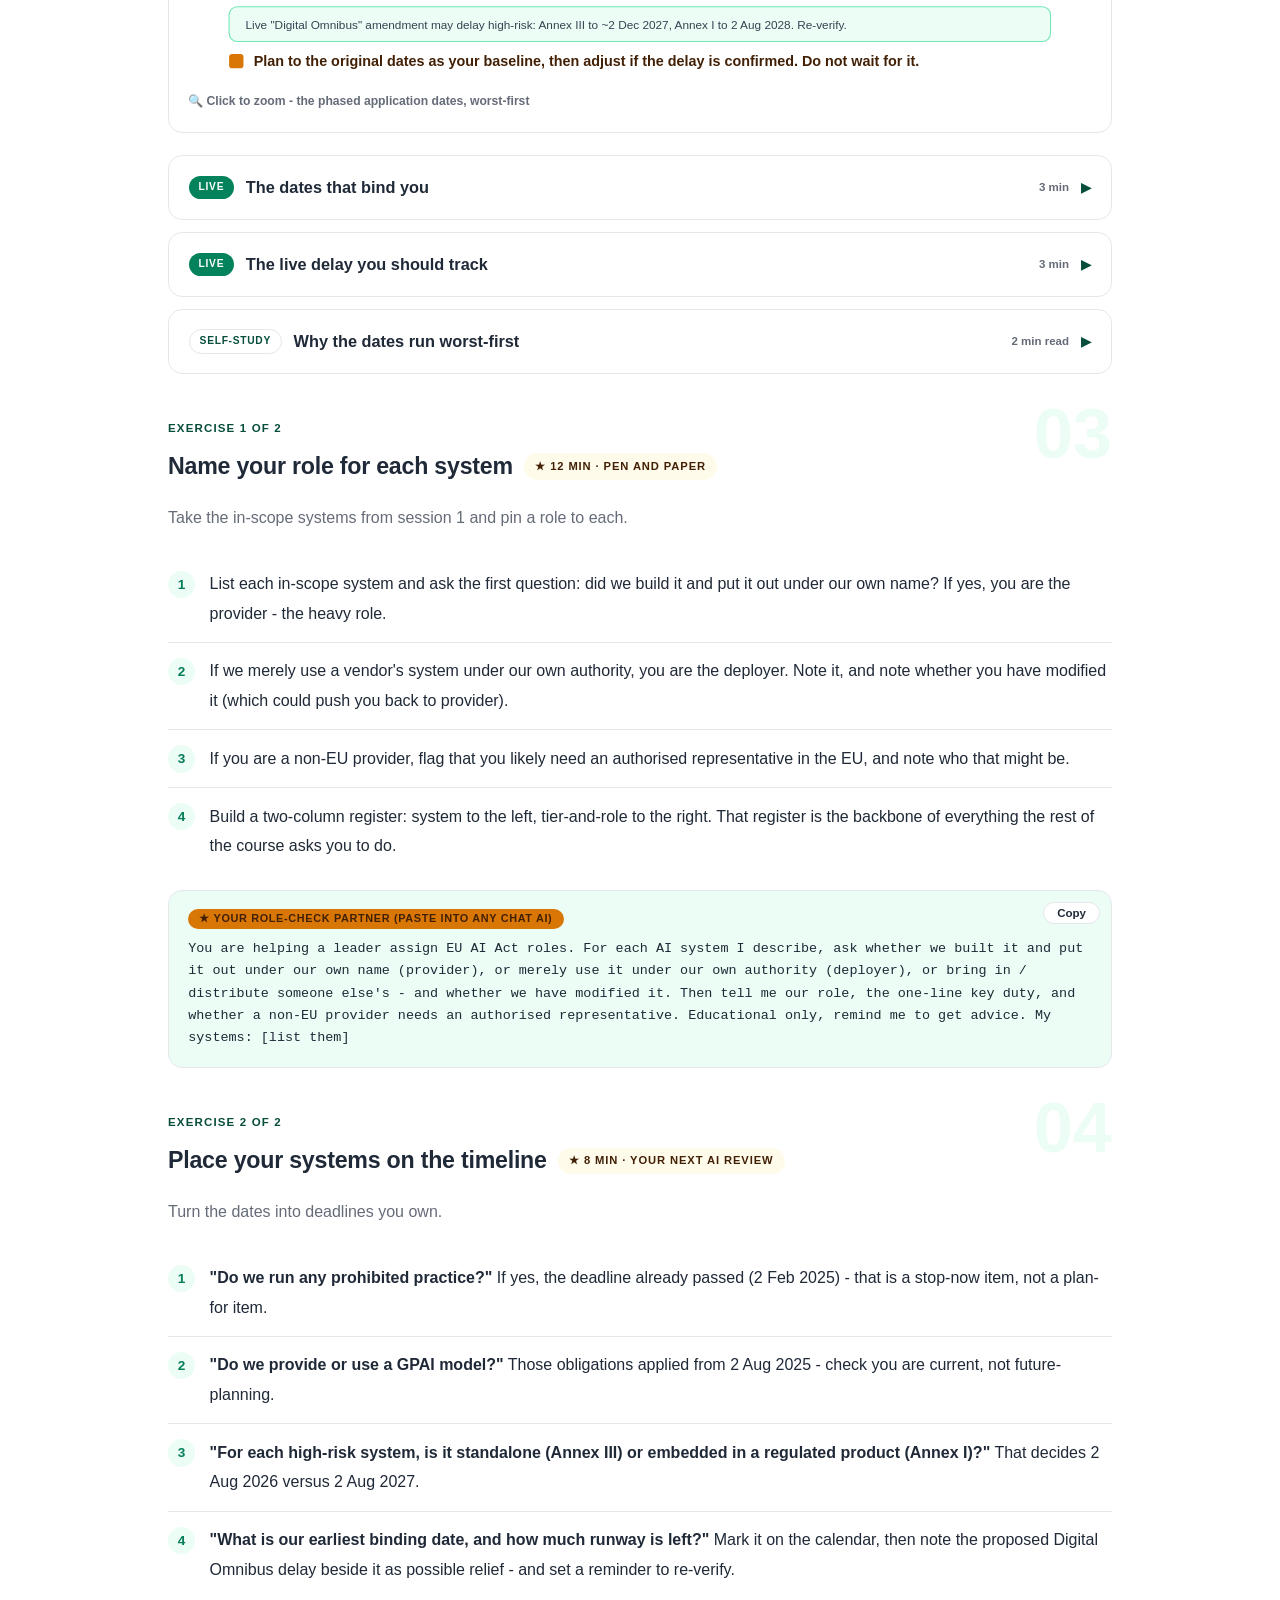
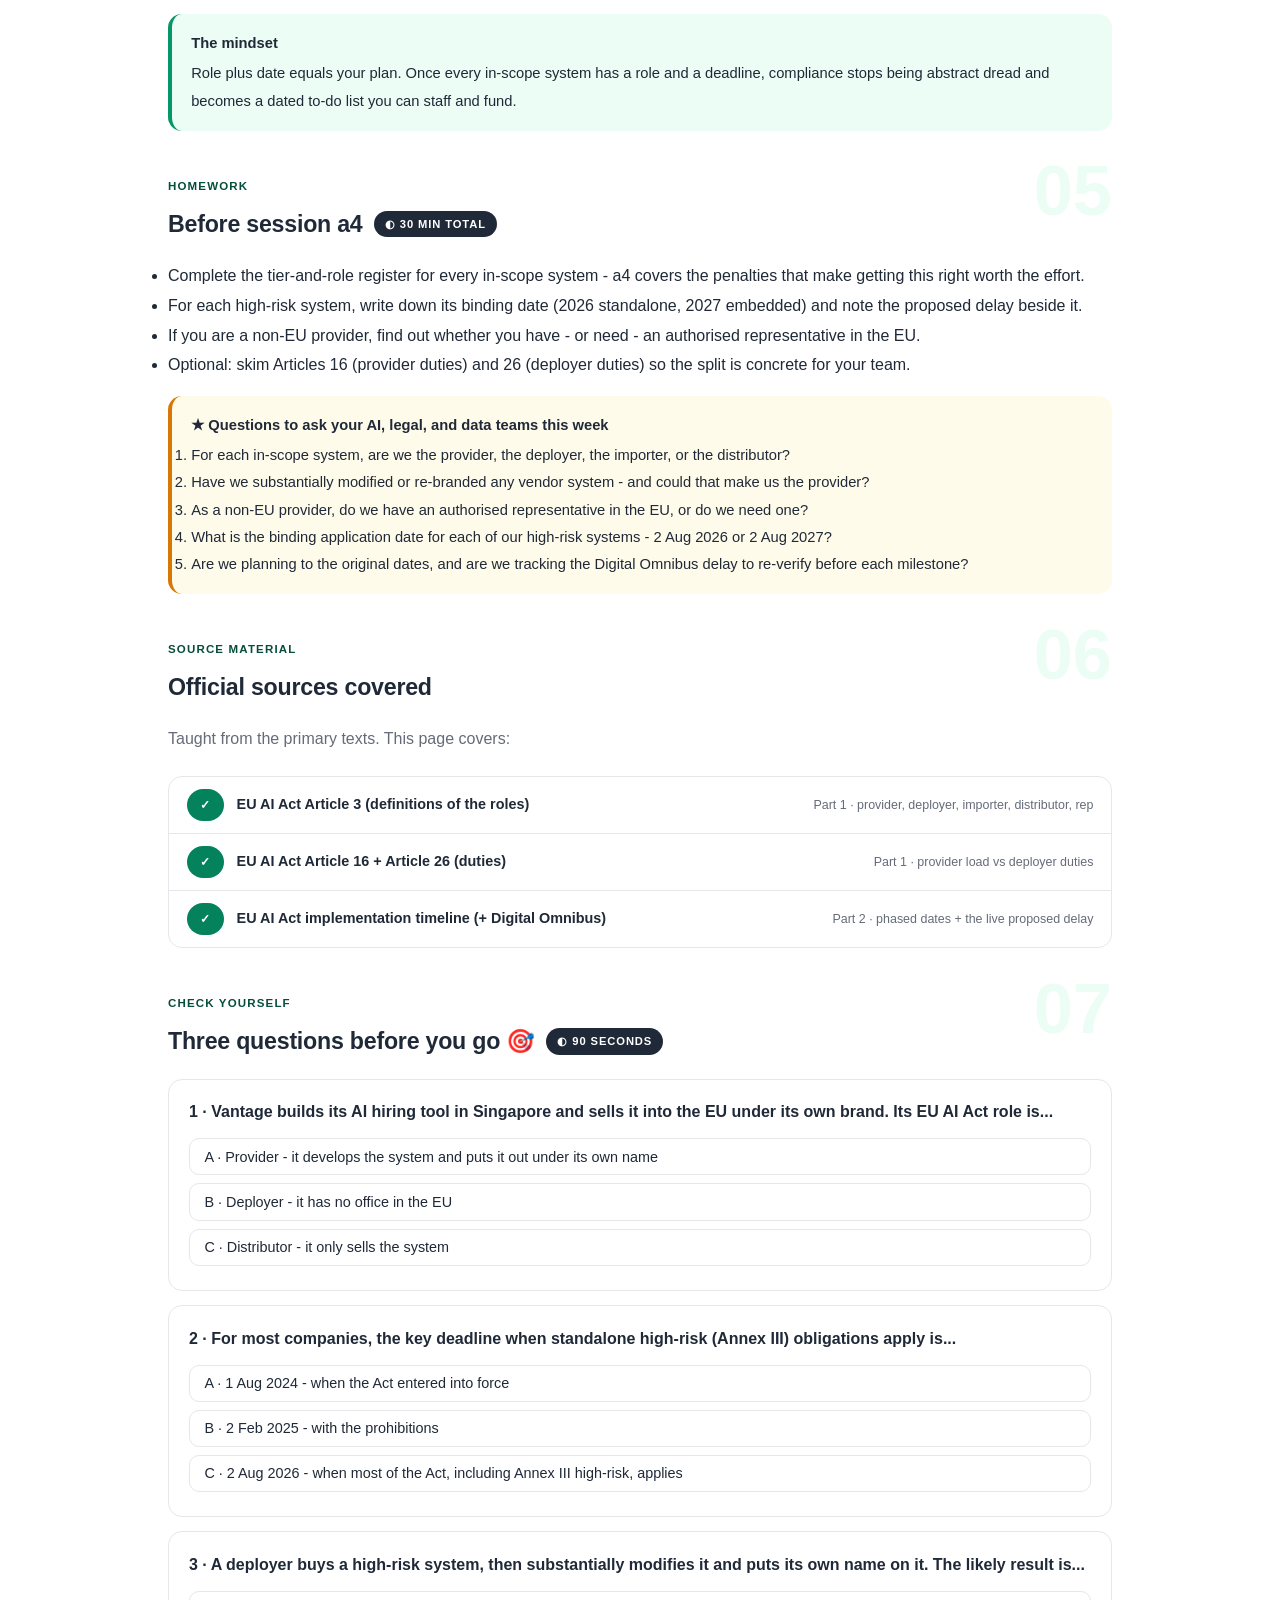
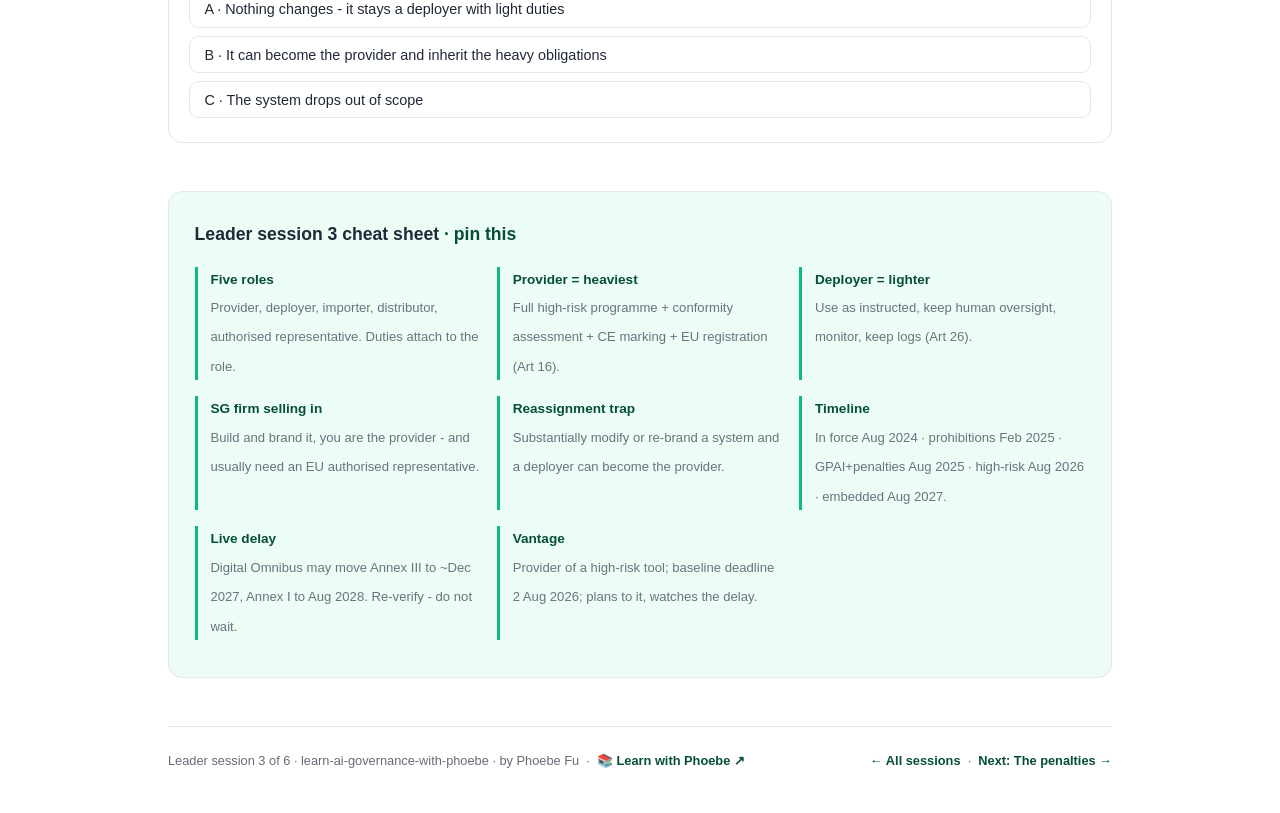
<file: courses/a3-roles-timeline.html>
<!DOCTYPE html>
<html lang="en">
<head>
<meta charset="UTF-8">
<meta name="viewport" content="width=device-width, initial-scale=1.0">
<!-- social:start -->
<meta name="description" content="Leader session 3 of 6. Sessions 1 and 2 told you which systems are in scope and which are high-risk. Two questions remain before you can plan a single piece of work: what is your role for each...">
<meta property="og:type" content="article">
<meta property="og:site_name" content="Learn with Phoebe">
<meta property="og:title" content="Who must do what, and when - learn AI governance with phoebe">
<meta property="og:description" content="Leader session 3 of 6. Sessions 1 and 2 told you which systems are in scope and which are high-risk. Two questions remain before you can plan a single piece of work: what is your role for each...">
<meta property="og:url" content="https://phoebefu6.github.io/learn-ai-governance-with-phoebe/courses/a3-roles-timeline.html">
<meta property="og:image" content="https://phoebefu6.github.io/learn-ai-governance-with-phoebe/assets/og-cover.png">
<meta property="og:image:width" content="1200">
<meta property="og:image:height" content="630">
<meta name="twitter:card" content="summary_large_image">
<meta name="twitter:title" content="Who must do what, and when - learn AI governance with phoebe">
<meta name="twitter:description" content="Leader session 3 of 6. Sessions 1 and 2 told you which systems are in scope and which are high-risk. Two questions remain before you can plan a single piece of work: what is your role for each...">
<meta name="twitter:image" content="https://phoebefu6.github.io/learn-ai-governance-with-phoebe/assets/og-cover.png">
<!-- social:end -->
<title>Leader session 3 · Who must do what + the timeline - learn AI governance with phoebe</title>
<link rel="stylesheet" href="../assets/style.css?v=32">
</head>
<body>

<div class="toolbar">
  <div class="wrap">
    <span class="crumb"><a href="../index.html">learn-ai-governance-with-phoebe</a> / Leader session 3 of 6</span>
    <button class="btn" id="toggle-all" type="button">Expand all</button>
    <button class="btn primary" id="zoom-toggle" type="button">Projector zoom: off</button>
  </div>
</div>

<header class="masthead">
  <div class="wrap">
    <div class="eyebrow">Learn AI Governance with Phoebe · Leader track · Session 3 of 6</div>
    <h1>Who must do what, <span class="accent">and when</span></h1>
    <p class="sub">Being in scope and high-risk is only half the picture. The EU AI Act assigns duties by role - the company that built the system carries a very different load from the one that merely uses it - and it phases those duties in over years, not all at once. This session gives you the supply chain of roles, the one that costs the most, and the application-date timeline you must plan against - including the live amendment that may move the biggest deadline.</p>
    <div class="chip-row">
      <span class="chip level">🟡 Medium</span>
      <span class="chip audience">Leaders: C-level · boards · AI leads</span>
      <span class="chip audience">No jargon</span>
      <span class="chip time">45 min</span>
    </div>
    <div class="agenda">
      <span class="a1" style="flex:1">0-3 · Welcome</span>
      <span class="a2" style="flex:4">3-20 · Concepts</span>
      <span class="a3" style="flex:4">20-40 · Exercises</span>
      <span class="a4" style="flex:1">40-45 · Q&amp;A</span>
    </div>
  </div>
</header>

<main class="wrap">

  <section class="section" id="intro">
    <div class="section-kicker"><span class="klabel">Part 0</span><h2>Role and date, before programme</h2></div>
    <p class="lede">Sessions 1 and 2 told you which systems are in scope and which are high-risk. Two questions remain before you can plan a single piece of work: what is your role for each system, and when does the clock actually run out? Role decides how much of the compliance burden lands on you versus a partner. The timeline decides how much runway you have. Leaders who answer these two wrongly either do a supplier's work for free or discover a deadline the quarter it lands. This session settles both, and flags a live amendment that could shift the biggest date.</p>
    <div class="callout tip"><strong>Read this first</strong> Educational, not legal advice. The EU AI Act timeline is under live amendment (the "Digital Omnibus") and roles can be reassigned by contract or by how a system is modified. Verify against the Regulation and get proper advice before you rely on any date or role here.</div>
    <div class="legend">
      <span class="pill solid">Live - presented in session</span>
      <span class="pill light">Self-study - read after class</span>
      <span class="pill peach">★ Try it now prompt</span>
      <span class="pill inkpill">Sources covered at the end</span>
    </div>
    <div class="callout win"><strong>★ What you walk out with today</strong> The five roles and the one-line duty of each, why the provider of a high-risk system carries the heaviest load, why a Singapore firm selling into the EU is usually the provider, the phased application-date timeline, and the live delay you should plan around.</div>
  </section>

  <section class="section" id="roles">
    <div class="section-kicker"><span class="klabel">Part 1 · covers the roles in the chain</span><h2>The roles <span class="tag concept">9 min live</span></h2></div>
    <p class="lede">The Act sees AI moving along a supply chain, and it gives each link a name and a set of duties. The names matter because the obligations - and the fines - attach to the role, not to the company in general. Get your role right for each system and you know exactly which duties are yours.</p>

    <figure class="zoomable">
      <svg viewBox="0 0 880 320" xmlns="http://www.w3.org/2000/svg" role="img" aria-label="The supply chain: provider to importer to distributor to deployer, with an authorised representative acting as the EU point of contact for a non-EU provider">
        <style>
          .a3rT { font: 700 14px Inter, sans-serif; fill: #FFFFFF; }
          .a3rW { font: 400 11.5px Inter, sans-serif; fill: #D1FAE5; }
          .a3rI { font: 700 13px Inter, sans-serif; fill: #1F2937; }
          .a3rS { font: 400 11.5px Inter, sans-serif; fill: #374151; }
          .a3rN { font: 600 14px Inter, sans-serif; fill: #422006; }
          .a3rArr { stroke: #D1D5DB; stroke-width: 2.5; fill: none; marker-end: url(#a3rAh); }
        </style>
        <defs><marker id="a3rAh" markerWidth="9" markerHeight="9" refX="6" refY="3" orient="auto"><path d="M0,0 L6,3 L0,6" fill="none" stroke="#9CA3AF" stroke-width="1.6"/></marker></defs>
        <rect x="30" y="90" width="180" height="66" rx="12" fill="#064E3B"/>
        <text class="a3rT" x="50" y="118">PROVIDER</text>
        <text class="a3rW" x="50" y="140">builds it · heaviest load</text>
        <rect x="248" y="90" width="170" height="66" rx="12" fill="#059669"/>
        <text class="a3rT" x="268" y="118">IMPORTER</text>
        <text class="a3rW" x="268" y="140">brings it into the EU</text>
        <rect x="456" y="90" width="170" height="66" rx="12" fill="#10B981"/>
        <text class="a3rT" x="476" y="118">DISTRIBUTOR</text>
        <text class="a3rW" x="476" y="140">makes it available</text>
        <rect x="664" y="90" width="186" height="66" rx="12" fill="#064E3B"/>
        <text class="a3rT" x="684" y="118">DEPLOYER</text>
        <text class="a3rW" x="684" y="140">uses it · lighter duties</text>
        <line class="a3rArr" x1="210" y1="123" x2="244" y2="123"/>
        <line class="a3rArr" x1="418" y1="123" x2="452" y2="123"/>
        <line class="a3rArr" x1="626" y1="123" x2="660" y2="123"/>
        <rect x="30" y="206" width="380" height="62" rx="12" fill="#ECFDF5" stroke="#6EE7B7"/>
        <text class="a3rI" x="50" y="232">AUTHORISED REPRESENTATIVE</text>
        <text class="a3rS" x="50" y="252">the EU point of contact for a non-EU provider</text>
        <line class="a3rArr" x1="120" y1="204" x2="120" y2="160"/>
        <rect x="30" y="288" width="14" height="14" rx="3" fill="#D97706"/>
        <text class="a3rN" x="54" y="300">The provider carries the most. A SG firm selling its own AI into the EU is usually the provider.</text>
      </svg>
      <figcaption>🔍 Click to zoom - the roles in the AI supply chain</figcaption>
    </figure>

    <table class="clean">
      <thead><tr><th>Role</th><th>One line</th><th>Key duty</th></tr></thead>
      <tbody>
        <tr><td><strong>Provider</strong></td><td>Develops it and puts it out under its own name (Art 3, 16)</td><td>The full high-risk programme - heaviest load</td></tr>
        <tr><td><strong>Deployer</strong></td><td>Uses the system under its own authority (Art 3, 26)</td><td>Use as instructed, keep human oversight, monitor</td></tr>
        <tr><td><strong>Importer</strong></td><td>EU-established, brings a non-EU provider's system in (Art 23)</td><td>Check the provider did the conformity work</td></tr>
        <tr><td><strong>Distributor</strong></td><td>Makes the system available down the chain (Art 24)</td><td>Verify markings and documentation are present</td></tr>
        <tr><td><strong>Authorised rep</strong></td><td>EU point of contact for a non-EU provider (Art 22, 25)</td><td>Hold documentation, liaise with authorities</td></tr>
      </tbody>
    </table>

    <details class="card" open>
      <summary><span class="mode live">Live</span>Why the provider carries the most<span class="mini">3 min</span><span class="caret">▶</span></summary>
      <div class="body">
        <p>For a high-risk system, the provider (Article 16) owns almost the entire compliance programme:</p>
        <ul>
          <li>Build and run the risk-management system, ensure data governance and technical documentation, keep logs, design human oversight, and hit accuracy and robustness targets.</li>
          <li>Put the system through a <strong>conformity assessment</strong>, apply <strong>CE marking</strong>, and <strong>register it in the EU database</strong> before it goes to market.</li>
          <li>Set up a quality-management system and a post-market monitoring process, and report serious incidents.</li>
        </ul>
        <p>The deployer (Article 26), by contrast, has a lighter and more operational set of duties: use the system according to the provider's instructions, assign competent human oversight, monitor how it performs, and keep the logs it generates. Real, but a fraction of the provider's load.</p>
      </div>
    </details>

    <details class="card">
      <summary><span class="mode live">Live</span>The Singapore firm is usually the provider<span class="mini">3 min</span><span class="caret">▶</span></summary>
      <div class="body">
        <p>A Singapore company that builds an AI product and sells it into the EU under its own brand is the <strong>provider</strong> - the role with the heaviest obligations - even with no office in Europe. That surprises leaders who assume a distant vendor escapes the burden. It does not; the burden follows the system.</p>
        <ul>
          <li>A <strong>customer in the EU who buys and uses</strong> that system is the deployer, with its own lighter duties.</li>
          <li>Because the provider sits outside the EU, the Act generally requires it to appoint an <strong>authorised representative</strong> inside the EU as a point of contact for regulators.</li>
          <li>Watch the reassignment trap: if a deployer <strong>substantially modifies</strong> a high-risk system or puts its own name on it, that deployer can <em>become</em> a provider and inherit the heavy duties.</li>
        </ul>
        <div class="callout tip"><strong>The pattern that matters</strong> Your role is not fixed by your industry - it is fixed by what you do to the system. Build and brand it, you are the provider. Just use it, you are the deployer. Change it materially, you may have just promoted yourself into the heavy role.</div>
      </div>
    </details>

    <details class="card">
      <summary><span class="mode self">Self-study</span>One company can hold several roles<span class="mini">2 min read</span><span class="caret">▶</span></summary>
      <div class="body">
        <p>It is tempting to think a company is simply "a provider" or "a deployer", but in practice most organisations hold different roles for different systems, and sometimes several roles for a single one. A firm might be the provider of the hiring tool it sells, the deployer of a vendor's customer-service chatbot it runs internally, and the importer of a third system it brings into the EU on someone else's behalf - all at once. This is why the classification work you started in session 1 is per-system, not per-company: there is no single answer to "what is our role", only "what is our role for this system". The practical discipline is to keep a register that names, for every in-scope AI system, both its risk tier and your role, because those two facts together determine the entire set of obligations you carry for it. Do that once and keep it current, and the rest of compliance becomes a matter of executing against a known list rather than rediscovering your exposure each time a regulator or customer asks.</p>
      </div>
    </details>
  </section>

  <section class="section" id="timeline">
    <div class="section-kicker"><span class="klabel">Part 2 · covers the application dates</span><h2>The timeline <span class="tag concept">8 min live</span></h2></div>
    <p class="lede">The Act did not switch on all at once. It entered into force in 2024 and phases its obligations in over three years, worst-first: the banned practices came early, the heavy high-risk duties come later to give providers time to build. Knowing the dates turns compliance from a panic into a plan.</p>

    <figure class="zoomable">
      <svg viewBox="0 0 880 320" xmlns="http://www.w3.org/2000/svg" role="img" aria-label="Timeline of EU AI Act application dates from August 2024 in force to August 2027 for embedded high-risk systems, with a note on the proposed Digital Omnibus delay">
        <style>
          .a3tT { font: 700 12.5px Inter, sans-serif; fill: #FFFFFF; }
          .a3tD { font: 700 12px Inter, sans-serif; fill: #D1FAE5; }
          .a3tI { font: 700 12px Inter, sans-serif; fill: #1F2937; }
          .a3tS { font: 400 11.5px Inter, sans-serif; fill: #374151; }
          .a3tN { font: 600 14px Inter, sans-serif; fill: #422006; }
          .a3tLine { stroke: #D1D5DB; stroke-width: 3; }
        </style>
        <line class="a3tLine" x1="60" y1="70" x2="820" y2="70"/>
        <circle cx="90" cy="70" r="7" fill="#064E3B"/>
        <rect x="40" y="86" width="150" height="60" rx="10" fill="#064E3B"/>
        <text class="a3tD" x="56" y="108">1 Aug 2024</text>
        <text class="a3tT" x="56" y="128">In force</text>
        <circle cx="260" cy="70" r="7" fill="#059669"/>
        <rect x="200" y="156" width="160" height="72" rx="10" fill="#059669"/>
        <text class="a3tD" x="216" y="178">2 Feb 2025</text>
        <text class="a3tT" x="216" y="198">Prohibitions +</text>
        <text class="a3tT" x="216" y="216">AI literacy</text>
        <circle cx="430" cy="70" r="7" fill="#10B981"/>
        <rect x="370" y="86" width="170" height="72" rx="10" fill="#10B981"/>
        <text class="a3tI" x="386" y="108">2 Aug 2025</text>
        <text class="a3tI" x="386" y="128">GPAI + governance</text>
        <text class="a3tI" x="386" y="146">+ penalties</text>
        <circle cx="620" cy="70" r="7" fill="#064E3B"/>
        <rect x="548" y="156" width="184" height="72" rx="10" fill="#064E3B"/>
        <text class="a3tD" x="564" y="178">2 Aug 2026</text>
        <text class="a3tT" x="564" y="198">Most of the Act +</text>
        <text class="a3tT" x="564" y="216">Annex III high-risk</text>
        <circle cx="790" cy="70" r="7" fill="#059669"/>
        <rect x="700" y="86" width="150" height="60" rx="10" fill="#059669"/>
        <text class="a3tD" x="716" y="108">2 Aug 2027</text>
        <text class="a3tT" x="716" y="128">Embedded high-risk</text>
        <rect x="40" y="248" width="800" height="34" rx="8" fill="#ECFDF5" stroke="#6EE7B7"/>
        <text class="a3tS" x="56" y="270">Live "Digital Omnibus" amendment may delay high-risk: Annex III to ~2 Dec 2027, Annex I to 2 Aug 2028. Re-verify.</text>
        <rect x="40" y="294" width="14" height="14" rx="3" fill="#D97706"/>
        <text class="a3tN" x="64" y="306">Plan to the original dates as your baseline, then adjust if the delay is confirmed. Do not wait for it.</text>
      </svg>
      <figcaption>🔍 Click to zoom - the phased application dates, worst-first</figcaption>
    </figure>

    <details class="card">
      <summary><span class="mode live">Live</span>The dates that bind you<span class="mini">3 min</span><span class="caret">▶</span></summary>
      <div class="body">
        <p>The Act phases in like this:</p>
        <ul>
          <li><strong>1 Aug 2024</strong> - entered into force. The clock starts.</li>
          <li><strong>2 Feb 2025</strong> - the prohibited practices become enforceable, and the AI-literacy duty applies. The banned list is live first.</li>
          <li><strong>2 Aug 2025</strong> - GPAI model obligations, the governance structure, and the penalty regime apply.</li>
          <li><strong>2 Aug 2026</strong> - most of the Act applies, including the Annex III high-risk obligations and the Article 50 transparency duties. This is the big one for most companies.</li>
          <li><strong>2 Aug 2027</strong> - the high-risk rules for AI embedded in already-regulated products (Annex I) apply.</li>
        </ul>
        <p>The logic is worst-first: the most dangerous uses were shut down earliest, and the heavy high-risk programme lands later so providers have time to build it. For a typical high-risk system, <strong>2 Aug 2026</strong> is the date to plan around.</p>
      </div>
    </details>

    <details class="card">
      <summary><span class="mode live">Live</span>The live delay you should track<span class="mini">3 min</span><span class="caret">▶</span></summary>
      <div class="body">
        <p>As this course is written, the EU has proposed an amendment package - informally the <strong>"Digital Omnibus"</strong> - that would push the heaviest deadlines back:</p>
        <ul>
          <li>Annex III high-risk obligations may move from 2 Aug 2026 to around <strong>2 Dec 2027</strong>.</li>
          <li>Annex I embedded high-risk obligations may move to <strong>2 Aug 2028</strong>.</li>
          <li>The package has also floated adding a ninth prohibited practice to the Article 5 banned list.</li>
        </ul>
        <div class="callout example"><span class="ex-pill">Real world</span><p><strong>Vantage plans to 2026, watches 2027.</strong> Vantage is the provider of a high-risk hiring tool, so its baseline deadline for the full programme is 2 Aug 2026. Its board asked the obvious question: if the delay is coming, why not wait? Because the delay is proposed, not law, and because a German customer already asked for conformity documentation. Vantage plans and builds to the original 2026 date, treats any confirmed delay as breathing room rather than a reason to stop, and keeps a standing item to re-verify the dates before each milestone.</p></div>
        <div class="callout tip"><strong>The mindset</strong> Treat proposed relief as a bonus, never as a plan. Build to the earliest binding date; if it moves, you are early, not late. And always re-verify the timeline against the current Regulation before you commit to it - this is the one part of the Act most likely to change under you.</p></div>
      </div>
    </details>

    <details class="card">
      <summary><span class="mode self">Self-study</span>Why the dates run worst-first<span class="mini">2 min read</span><span class="caret">▶</span></summary>
      <div class="body">
        <p>The staggered timeline is not bureaucratic randomness; it follows a deliberate logic that helps you predict where regulators will focus. The uses the Act judges simply unacceptable - the Article 5 banned practices - were switched off first, only six months after entry into force, because there is nothing to build or phase in: you just stop. The general-purpose model rules and the governance and penalty machinery came next, because the ecosystem needed the enforcement structure and the foundation-model layer settled before the heavy product-level duties landed. The full high-risk programme was given the longest runway because it is genuinely hard to build - a risk-management system, data governance, technical documentation, human oversight, a conformity assessment - and rushing providers into it would have produced paper compliance rather than real safety. For a leader, the practical read is this: enforcement attention tracks the calendar. The banned list is already live and already enforced, so a prohibited use is your most acute exposure today, while the high-risk programme is a build-it-properly project you should be resourcing now against a 2026 or 2027 date. Knowing the order lets you sequence your own work to match the regulator's.</p>
      </div>
    </details>
  </section>

  <section class="section" id="exercise-1">
    <div class="section-kicker"><span class="klabel">Exercise 1 of 2</span><h2>Name your role for each system <span class="tag demo">★ 12 min · pen and paper</span></h2></div>
    <p class="lede">Take the in-scope systems from session 1 and pin a role to each.</p>
    <div class="steps">
      <div class="step"><p>List each in-scope system and ask the first question: did we build it and put it out under our own name? If yes, you are the provider - the heavy role.</p></div>
      <div class="step"><p>If we merely use a vendor's system under our own authority, you are the deployer. Note it, and note whether you have modified it (which could push you back to provider).</p></div>
      <div class="step"><p>If you are a non-EU provider, flag that you likely need an authorised representative in the EU, and note who that might be.</p></div>
      <div class="step"><p>Build a two-column register: system to the left, tier-and-role to the right. That register is the backbone of everything the rest of the course asks you to do.</p></div>
    </div>
    <div class="prompt-box good"><span class="label">★ Your role-check partner (paste into any chat AI)</span>You are helping a leader assign EU AI Act roles. For each AI system I describe, ask whether we built it and put it out under our own name (provider), or merely use it under our own authority (deployer), or bring in / distribute someone else's - and whether we have modified it. Then tell me our role, the one-line key duty, and whether a non-EU provider needs an authorised representative. Educational only, remind me to get advice. My systems: [list them]</div>
  </section>

  <section class="section" id="exercise-2">
    <div class="section-kicker"><span class="klabel">Exercise 2 of 2</span><h2>Place your systems on the timeline <span class="tag demo">★ 8 min · your next AI review</span></h2></div>
    <p class="lede">Turn the dates into deadlines you own.</p>
    <div class="steps">
      <div class="step"><p><strong>"Do we run any prohibited practice?"</strong> If yes, the deadline already passed (2 Feb 2025) - that is a stop-now item, not a plan-for item.</p></div>
      <div class="step"><p><strong>"Do we provide or use a GPAI model?"</strong> Those obligations applied from 2 Aug 2025 - check you are current, not future-planning.</p></div>
      <div class="step"><p><strong>"For each high-risk system, is it standalone (Annex III) or embedded in a regulated product (Annex I)?"</strong> That decides 2 Aug 2026 versus 2 Aug 2027.</p></div>
      <div class="step"><p><strong>"What is our earliest binding date, and how much runway is left?"</strong> Mark it on the calendar, then note the proposed Digital Omnibus delay beside it as possible relief - and set a reminder to re-verify.</p></div>
    </div>
    <div class="callout tip"><strong>The mindset</strong> Role plus date equals your plan. Once every in-scope system has a role and a deadline, compliance stops being abstract dread and becomes a dated to-do list you can staff and fund.</div>
  </section>

  <section class="section" id="homework">
    <div class="section-kicker"><span class="klabel">Homework</span><h2>Before session a4 <span class="tag exercise">◐ 30 min total</span></h2></div>
    <ul>
      <li>Complete the tier-and-role register for every in-scope system - a4 covers the penalties that make getting this right worth the effort.</li>
      <li>For each high-risk system, write down its binding date (2026 standalone, 2027 embedded) and note the proposed delay beside it.</li>
      <li>If you are a non-EU provider, find out whether you have - or need - an authorised representative in the EU.</li>
      <li>Optional: skim Articles 16 (provider duties) and 26 (deployer duties) so the split is concrete for your team.</li>
    </ul>
    <div class="callout win"><strong>★ Questions to ask your AI, legal, and data teams this week</strong>
      <ol>
        <li>For each in-scope system, are we the provider, the deployer, the importer, or the distributor?</li>
        <li>Have we substantially modified or re-branded any vendor system - and could that make us the provider?</li>
        <li>As a non-EU provider, do we have an authorised representative in the EU, or do we need one?</li>
        <li>What is the binding application date for each of our high-risk systems - 2 Aug 2026 or 2 Aug 2027?</li>
        <li>Are we planning to the original dates, and are we tracking the Digital Omnibus delay to re-verify before each milestone?</li>
      </ol>
    </div>
  </section>

  <section class="section" id="official">
    <div class="section-kicker"><span class="klabel">Source material</span><h2>Official sources covered</h2></div>
    <p class="lede">Taught from the primary texts. This page covers:</p>
    <div class="covered">
      <div class="covered-row"><span class="status pill solid">✓</span><span class="name">EU AI Act Article 3 (definitions of the roles)</span><span class="note">Part 1 · provider, deployer, importer, distributor, rep</span></div>
      <div class="covered-row"><span class="status pill solid">✓</span><span class="name">EU AI Act Article 16 + Article 26 (duties)</span><span class="note">Part 1 · provider load vs deployer duties</span></div>
      <div class="covered-row"><span class="status pill solid">✓</span><span class="name">EU AI Act implementation timeline (+ Digital Omnibus)</span><span class="note">Part 2 · phased dates + the live proposed delay</span></div>
    </div>
  </section>

  <section class="section" id="quiz">
    <div class="section-kicker"><span class="klabel">Check yourself</span><h2>Three questions before you go 🎯 <span class="tag exercise">◐ 90 seconds</span></h2></div>
    <div class="quiz-q" data-answer="0">
      <p class="qtext">1 · Vantage builds its AI hiring tool in Singapore and sells it into the EU under its own brand. Its EU AI Act role is...</p>
      <button class="qopt" type="button">A · Provider - it develops the system and puts it out under its own name</button>
      <button class="qopt" type="button">B · Deployer - it has no office in the EU</button>
      <button class="qopt" type="button">C · Distributor - it only sells the system</button>
      <p class="qwhy">A company that develops a system and places it on the market under its own name is the provider (Art 3, 16) - the heaviest role - regardless of where it sits. It will also likely need an EU authorised representative.</p>
    </div>
    <div class="quiz-q" data-answer="2">
      <p class="qtext">2 · For most companies, the key deadline when standalone high-risk (Annex III) obligations apply is...</p>
      <button class="qopt" type="button">A · 1 Aug 2024 - when the Act entered into force</button>
      <button class="qopt" type="button">B · 2 Feb 2025 - with the prohibitions</button>
      <button class="qopt" type="button">C · 2 Aug 2026 - when most of the Act, including Annex III high-risk, applies</button>
      <p class="qwhy">Most of the Act, including the Annex III high-risk obligations and Article 50 transparency duties, applies from 2 Aug 2026. The proposed Digital Omnibus delay may push this to around Dec 2027 - plan to the earlier date.</p>
    </div>
    <div class="quiz-q" data-answer="1">
      <p class="qtext">3 · A deployer buys a high-risk system, then substantially modifies it and puts its own name on it. The likely result is...</p>
      <button class="qopt" type="button">A · Nothing changes - it stays a deployer with light duties</button>
      <button class="qopt" type="button">B · It can become the provider and inherit the heavy obligations</button>
      <button class="qopt" type="button">C · The system drops out of scope</button>
      <p class="qwhy">Substantially modifying a high-risk system or putting your own name on it can make you the provider, inheriting the full Article 16 programme. Role follows what you do to the system, not your industry.</p>
    </div>
    <p class="quiz-score"></p>
  </section>

  <section class="cheat" id="cheatsheet">
    <h3>Leader session 3 cheat sheet <span>· pin this</span></h3>
    <div class="grid-2">
      <div class="cheat-item"><b>Five roles</b><span>Provider, deployer, importer, distributor, authorised representative. Duties attach to the role.</span></div>
      <div class="cheat-item"><b>Provider = heaviest</b><span>Full high-risk programme + conformity assessment + CE marking + EU registration (Art 16).</span></div>
      <div class="cheat-item"><b>Deployer = lighter</b><span>Use as instructed, keep human oversight, monitor, keep logs (Art 26).</span></div>
      <div class="cheat-item"><b>SG firm selling in</b><span>Build and brand it, you are the provider - and usually need an EU authorised representative.</span></div>
      <div class="cheat-item"><b>Reassignment trap</b><span>Substantially modify or re-brand a system and a deployer can become the provider.</span></div>
      <div class="cheat-item"><b>Timeline</b><span>In force Aug 2024 · prohibitions Feb 2025 · GPAI+penalties Aug 2025 · high-risk Aug 2026 · embedded Aug 2027.</span></div>
      <div class="cheat-item"><b>Live delay</b><span>Digital Omnibus may move Annex III to ~Dec 2027, Annex I to Aug 2028. Re-verify - do not wait.</span></div>
      <div class="cheat-item"><b>Vantage</b><span>Provider of a high-risk tool; baseline deadline 2 Aug 2026; plans to it, watches the delay.</span></div>
    </div>
  </section>

  <footer class="pagefoot">
    <span>Leader session 3 of 6 · learn-ai-governance-with-phoebe · by Phoebe Fu &nbsp;·&nbsp; 📚 <a href="https://phoebefu6.github.io/learn-with-phoebe/">Learn with Phoebe ↗</a></span>
    <span><a href="../index.html">← All sessions</a> &nbsp;·&nbsp; <a href="a4-penalties.html">Next: The penalties →</a></span>
  </footer>

</main>

<script src="../assets/app.js?v=31"></script>
</body>
</html>
</file>
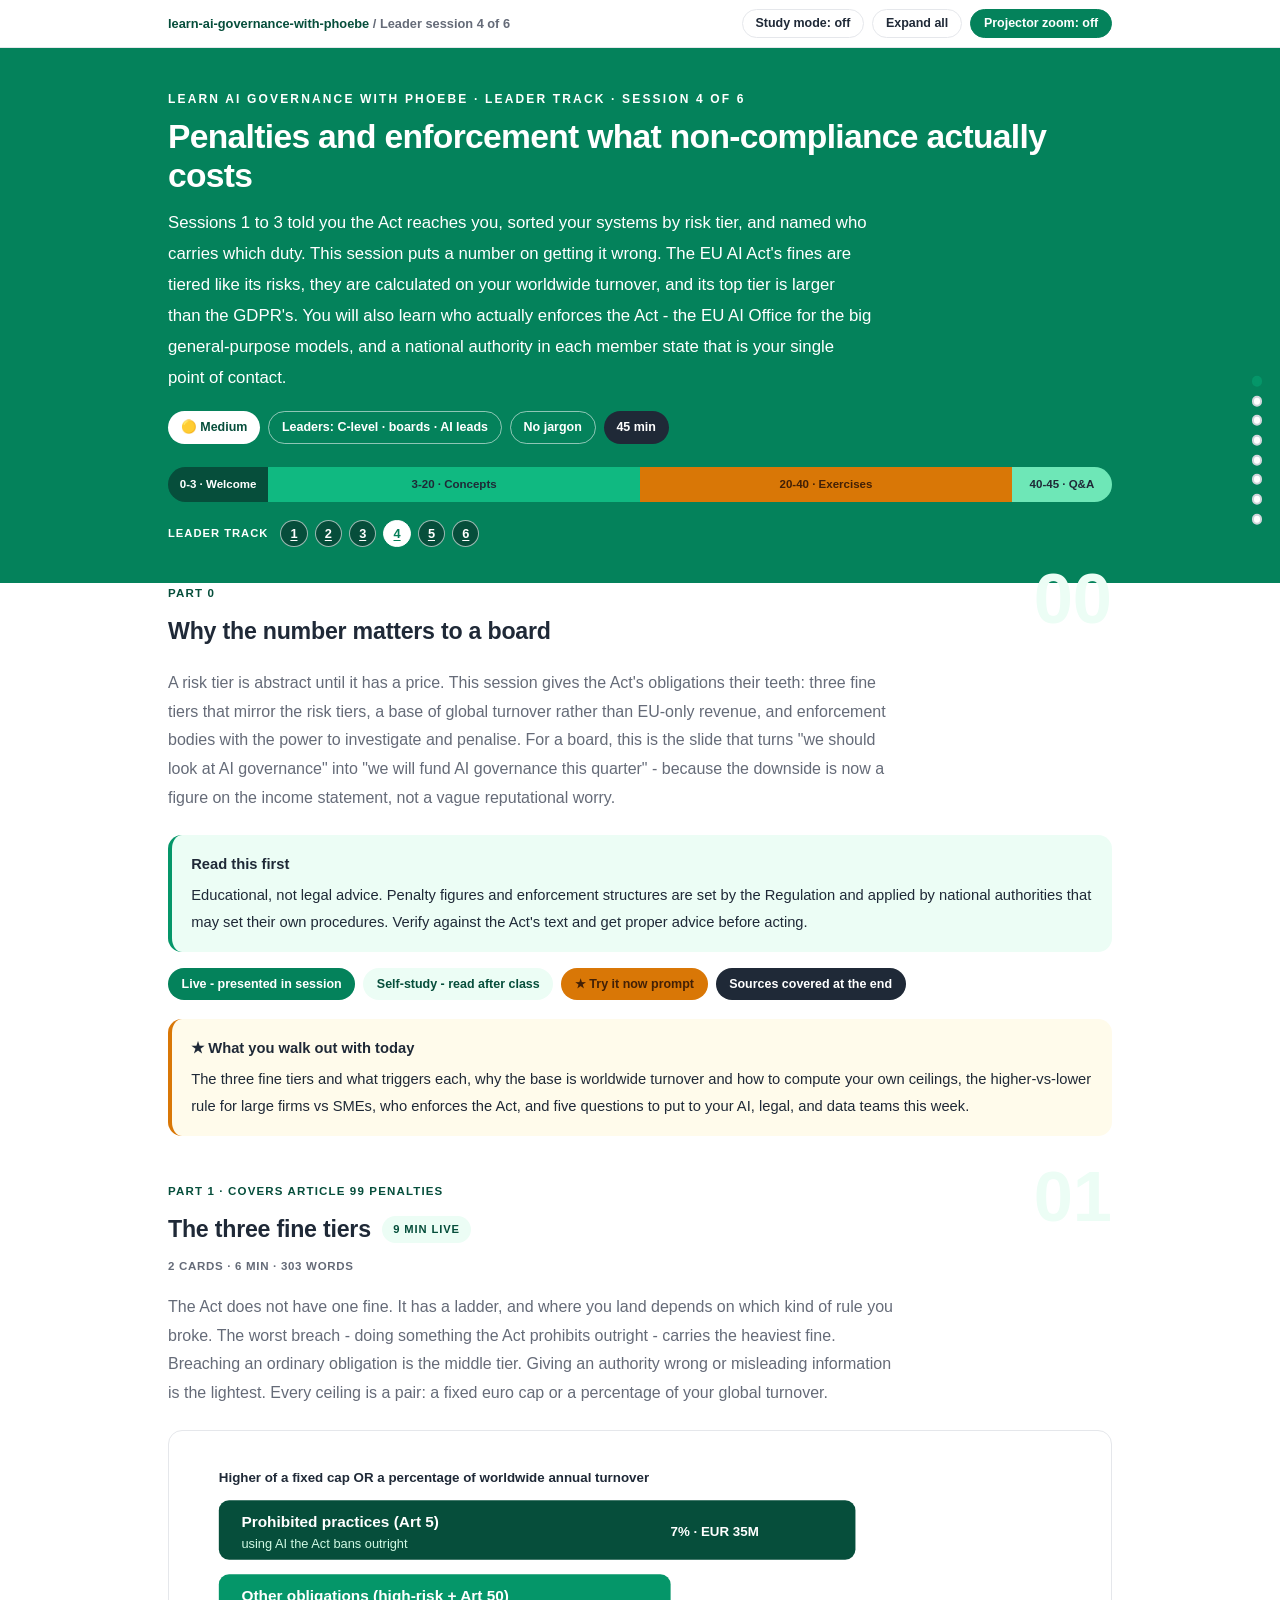
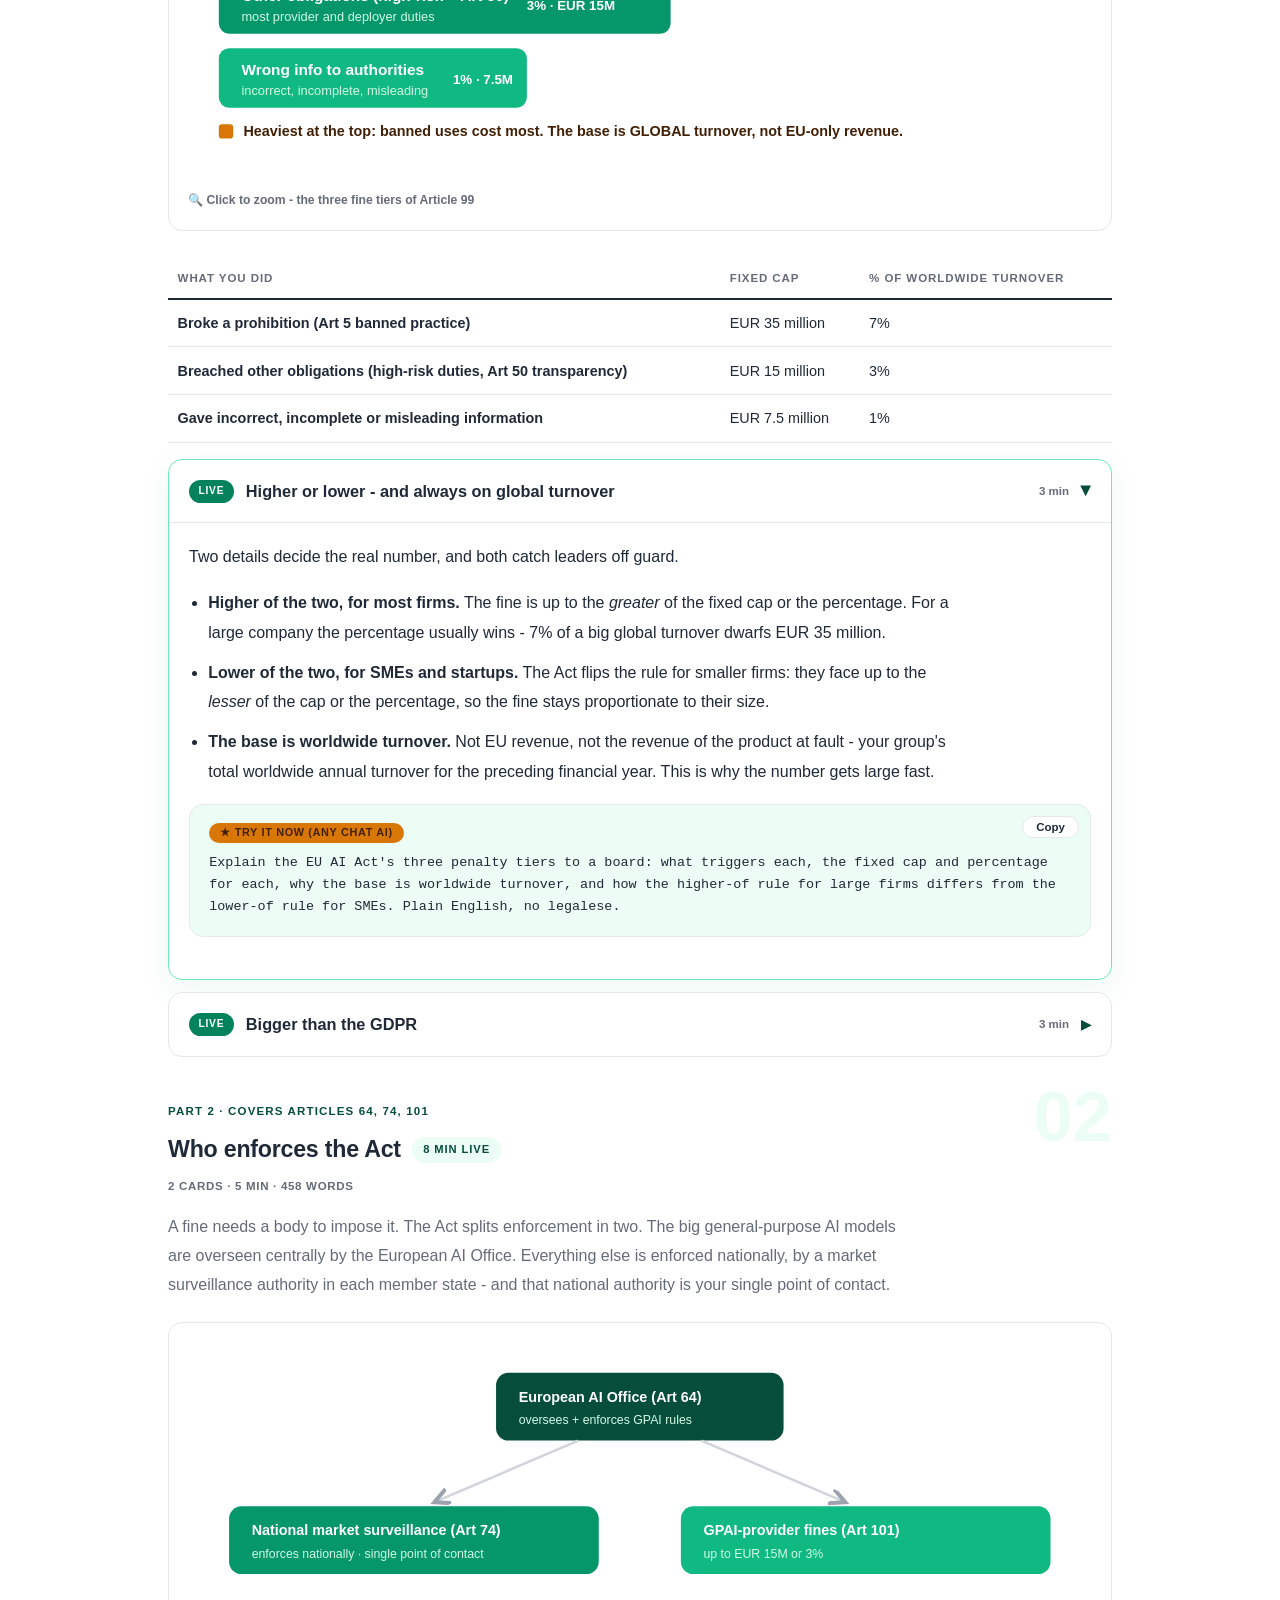
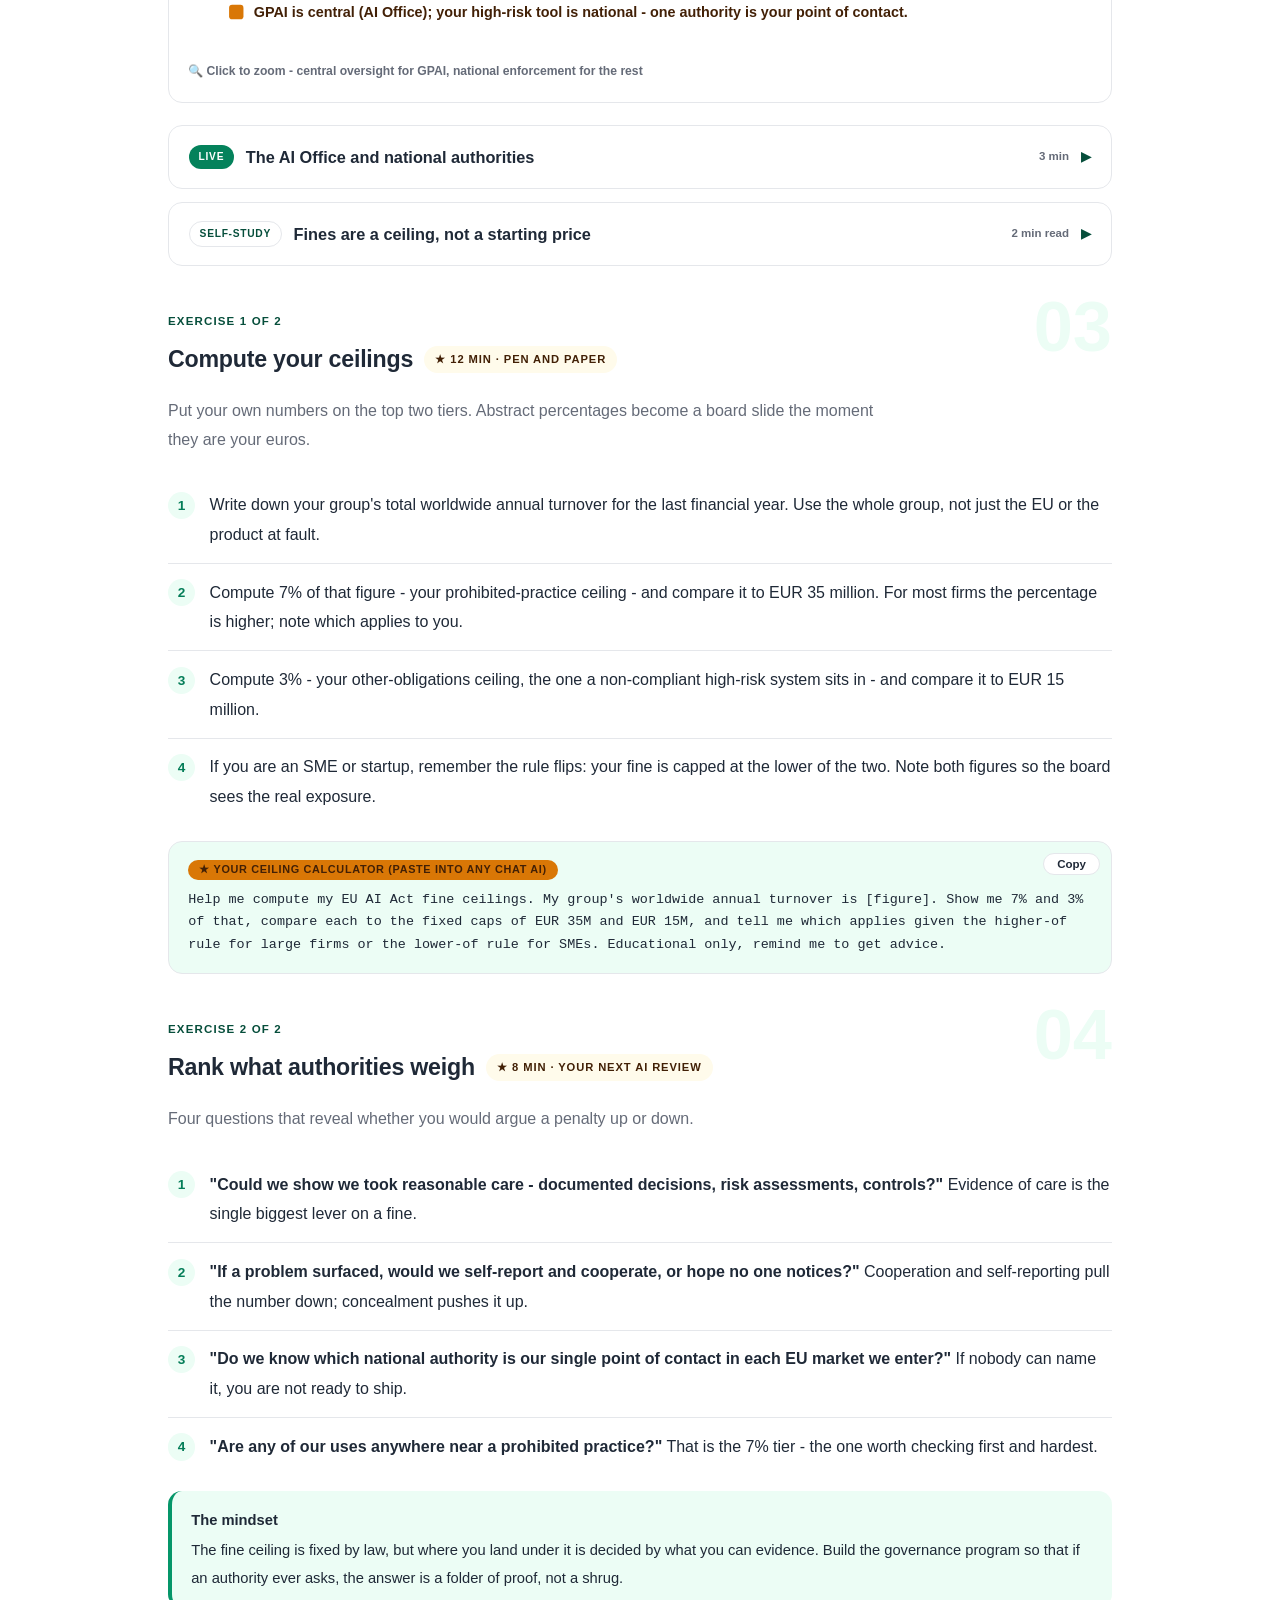
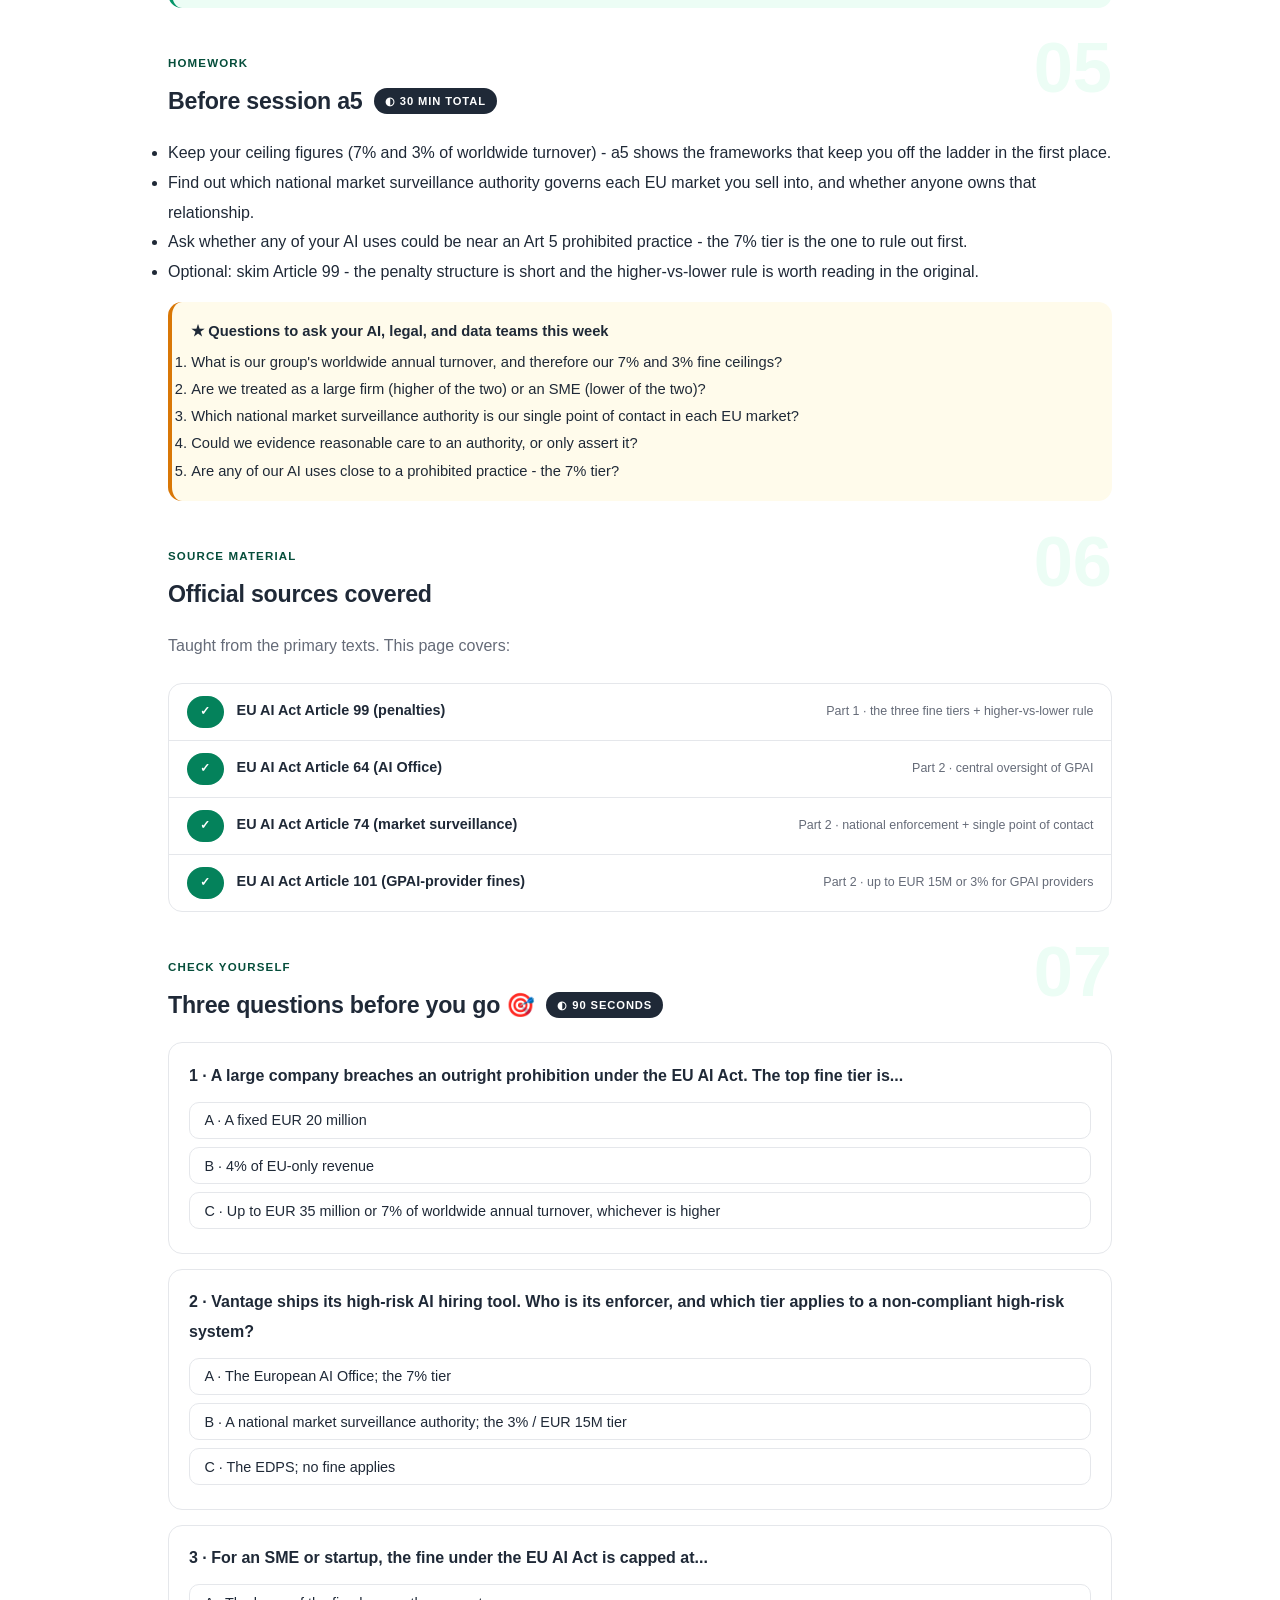
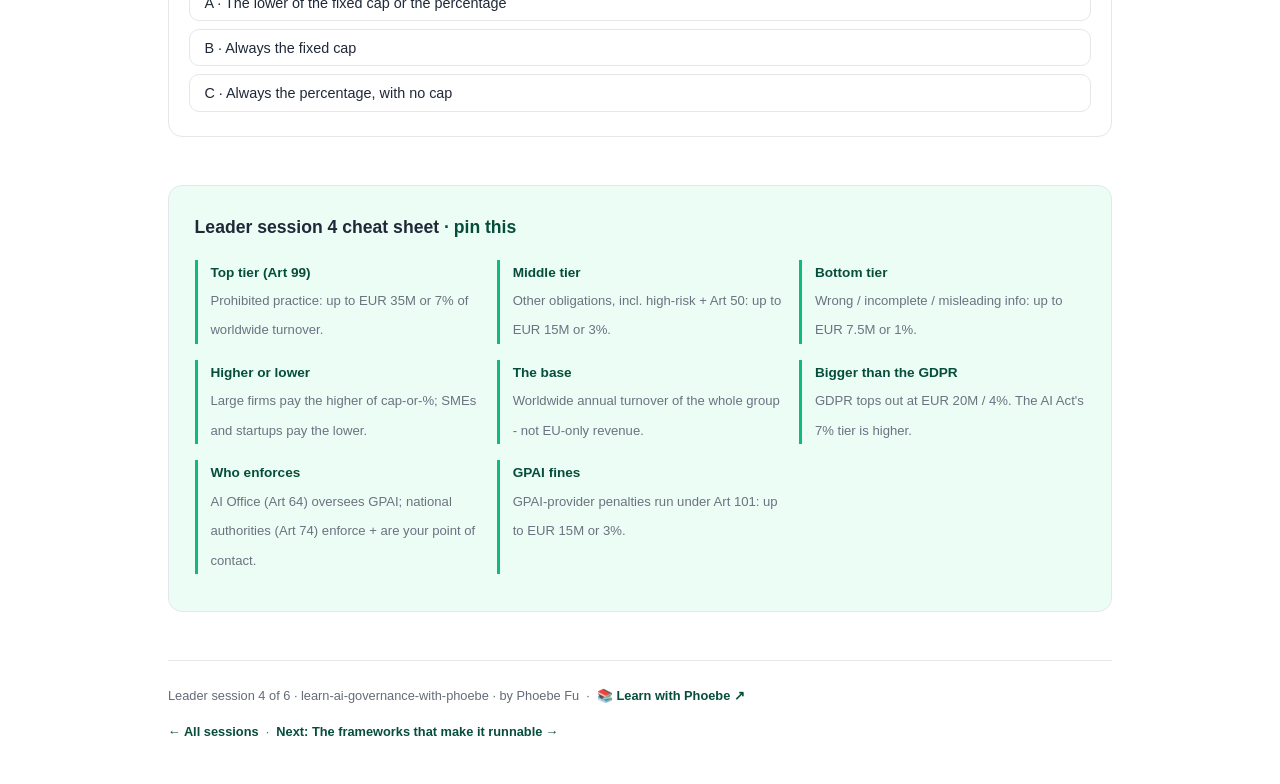
<file: courses/a4-penalties.html>
<!DOCTYPE html>
<html lang="en">
<head>
<meta charset="UTF-8">
<meta name="viewport" content="width=device-width, initial-scale=1.0">
<!-- social:start -->
<meta name="description" content="Leader session 4 of 6. A risk tier is abstract until it has a price. This session gives the Act&#x27;s obligations their teeth: three fine tiers that mirror the risk tiers, a base of global turnover...">
<meta property="og:type" content="article">
<meta property="og:site_name" content="Learn with Phoebe">
<meta property="og:title" content="Penalties and enforcement what non-compliance actually costs - learn AI governance with phoebe">
<meta property="og:description" content="Leader session 4 of 6. A risk tier is abstract until it has a price. This session gives the Act&#x27;s obligations their teeth: three fine tiers that mirror the risk tiers, a base of global turnover...">
<meta property="og:url" content="https://phoebefu6.github.io/learn-ai-governance-with-phoebe/courses/a4-penalties.html">
<meta property="og:image" content="https://phoebefu6.github.io/learn-ai-governance-with-phoebe/assets/og-cover.png">
<meta property="og:image:width" content="1200">
<meta property="og:image:height" content="630">
<meta name="twitter:card" content="summary_large_image">
<meta name="twitter:title" content="Penalties and enforcement what non-compliance actually costs - learn AI governance with phoebe">
<meta name="twitter:description" content="Leader session 4 of 6. A risk tier is abstract until it has a price. This session gives the Act&#x27;s obligations their teeth: three fine tiers that mirror the risk tiers, a base of global turnover...">
<meta name="twitter:image" content="https://phoebefu6.github.io/learn-ai-governance-with-phoebe/assets/og-cover.png">
<!-- social:end -->
<title>Leader session 4 · Penalties + enforcement - learn AI governance with phoebe</title>
<link rel="stylesheet" href="../assets/style.css?v=32">
</head>
<body>

<div class="toolbar">
  <div class="wrap">
    <span class="crumb"><a href="../index.html">learn-ai-governance-with-phoebe</a> / Leader session 4 of 6</span>
    <button class="btn" id="toggle-all" type="button">Expand all</button>
    <button class="btn primary" id="zoom-toggle" type="button">Projector zoom: off</button>
  </div>
</div>

<header class="masthead">
  <div class="wrap">
    <div class="eyebrow">Learn AI Governance with Phoebe · Leader track · Session 4 of 6</div>
    <h1>Penalties and enforcement <span class="accent">what non-compliance actually costs</span></h1>
    <p class="sub">Sessions 1 to 3 told you the Act reaches you, sorted your systems by risk tier, and named who carries which duty. This session puts a number on getting it wrong. The EU AI Act's fines are tiered like its risks, they are calculated on your worldwide turnover, and its top tier is larger than the GDPR's. You will also learn who actually enforces the Act - the EU AI Office for the big general-purpose models, and a national authority in each member state that is your single point of contact.</p>
    <div class="chip-row">
      <span class="chip level">🟡 Medium</span>
      <span class="chip audience">Leaders: C-level · boards · AI leads</span>
      <span class="chip audience">No jargon</span>
      <span class="chip time">45 min</span>
    </div>
    <div class="agenda">
      <span class="a1" style="flex:1">0-3 · Welcome</span>
      <span class="a2" style="flex:4">3-20 · Concepts</span>
      <span class="a3" style="flex:4">20-40 · Exercises</span>
      <span class="a4" style="flex:1">40-45 · Q&amp;A</span>
    </div>
  </div>
</header>

<main class="wrap">

  <section class="section" id="intro">
    <div class="section-kicker"><span class="klabel">Part 0</span><h2>Why the number matters to a board</h2></div>
    <p class="lede">A risk tier is abstract until it has a price. This session gives the Act's obligations their teeth: three fine tiers that mirror the risk tiers, a base of global turnover rather than EU-only revenue, and enforcement bodies with the power to investigate and penalise. For a board, this is the slide that turns "we should look at AI governance" into "we will fund AI governance this quarter" - because the downside is now a figure on the income statement, not a vague reputational worry.</p>
    <div class="callout tip"><strong>Read this first</strong> Educational, not legal advice. Penalty figures and enforcement structures are set by the Regulation and applied by national authorities that may set their own procedures. Verify against the Act's text and get proper advice before acting.</div>
    <div class="legend">
      <span class="pill solid">Live - presented in session</span>
      <span class="pill light">Self-study - read after class</span>
      <span class="pill peach">★ Try it now prompt</span>
      <span class="pill inkpill">Sources covered at the end</span>
    </div>
    <div class="callout win"><strong>★ What you walk out with today</strong> The three fine tiers and what triggers each, why the base is worldwide turnover and how to compute your own ceilings, the higher-vs-lower rule for large firms vs SMEs, who enforces the Act, and five questions to put to your AI, legal, and data teams this week.</div>
  </section>

  <section class="section" id="tiers">
    <div class="section-kicker"><span class="klabel">Part 1 · covers Article 99 penalties</span><h2>The three fine tiers <span class="tag concept">9 min live</span></h2></div>
    <p class="lede">The Act does not have one fine. It has a ladder, and where you land depends on which kind of rule you broke. The worst breach - doing something the Act prohibits outright - carries the heaviest fine. Breaching an ordinary obligation is the middle tier. Giving an authority wrong or misleading information is the lightest. Every ceiling is a pair: a fixed euro cap or a percentage of your global turnover.</p>

    <figure class="zoomable">
      <svg viewBox="0 0 880 320" xmlns="http://www.w3.org/2000/svg" role="img" aria-label="Three fine tiers under Article 99: prohibited practices up to 7 percent or 35 million euro, other obligations up to 3 percent or 15 million euro, incorrect information up to 1 percent or 7.5 million euro">
        <style>
          .a4pT { font: 700 15px Inter, sans-serif; fill: #FFFFFF; }
          .a4pW { font: 400 12.5px Inter, sans-serif; fill: #D1FAE5; }
          .a4pB { font: 700 13px Inter, sans-serif; fill: #FFFFFF; }
          .a4pI { font: 700 13px Inter, sans-serif; fill: #1F2937; }
          .a4pN { font: 600 14px Inter, sans-serif; fill: #422006; }
        </style>
        <text class="a4pI" x="30" y="30">Higher of a fixed cap OR a percentage of worldwide annual turnover</text>
        <rect x="30" y="48" width="620" height="58" rx="10" fill="#064E3B"/>
        <text class="a4pT" x="52" y="74">Prohibited practices (Art 5)</text>
        <text class="a4pW" x="52" y="94">using AI the Act bans outright</text>
        <text class="a4pB" x="470" y="83">7% · EUR 35M</text>
        <rect x="30" y="120" width="440" height="58" rx="10" fill="#059669"/>
        <text class="a4pT" x="52" y="146">Other obligations (high-risk + Art 50)</text>
        <text class="a4pW" x="52" y="166">most provider and deployer duties</text>
        <text class="a4pB" x="330" y="155">3% · EUR 15M</text>
        <rect x="30" y="192" width="300" height="58" rx="10" fill="#10B981"/>
        <text class="a4pT" x="52" y="218">Wrong info to authorities</text>
        <text class="a4pW" x="52" y="238">incorrect, incomplete, misleading</text>
        <text class="a4pB" x="258" y="227">1% · 7.5M</text>
        <rect x="30" y="266" width="14" height="14" rx="3" fill="#D97706"/>
        <text class="a4pN" x="54" y="278">Heaviest at the top: banned uses cost most. The base is GLOBAL turnover, not EU-only revenue.</text>
      </svg>
      <figcaption>🔍 Click to zoom - the three fine tiers of Article 99</figcaption>
    </figure>

    <table class="clean">
      <thead><tr><th>What you did</th><th>Fixed cap</th><th>% of worldwide turnover</th></tr></thead>
      <tbody>
        <tr><td>Broke a prohibition (Art 5 banned practice)</td><td>EUR 35 million</td><td>7%</td></tr>
        <tr><td>Breached other obligations (high-risk duties, Art 50 transparency)</td><td>EUR 15 million</td><td>3%</td></tr>
        <tr><td>Gave incorrect, incomplete or misleading information</td><td>EUR 7.5 million</td><td>1%</td></tr>
      </tbody>
    </table>

    <details class="card" open>
      <summary><span class="mode live">Live</span>Higher or lower - and always on global turnover<span class="mini">3 min</span><span class="caret">▶</span></summary>
      <div class="body">
        <p>Two details decide the real number, and both catch leaders off guard.</p>
        <ul>
          <li><strong>Higher of the two, for most firms.</strong> The fine is up to the <em>greater</em> of the fixed cap or the percentage. For a large company the percentage usually wins - 7% of a big global turnover dwarfs EUR 35 million.</li>
          <li><strong>Lower of the two, for SMEs and startups.</strong> The Act flips the rule for smaller firms: they face up to the <em>lesser</em> of the cap or the percentage, so the fine stays proportionate to their size.</li>
          <li><strong>The base is worldwide turnover.</strong> Not EU revenue, not the revenue of the product at fault - your group's total worldwide annual turnover for the preceding financial year. This is why the number gets large fast.</li>
        </ul>
        <div class="prompt-box good"><span class="label">★ Try it now (any chat AI)</span>Explain the EU AI Act's three penalty tiers to a board: what triggers each, the fixed cap and percentage for each, why the base is worldwide turnover, and how the higher-of rule for large firms differs from the lower-of rule for SMEs. Plain English, no legalese.</div>
      </div>
    </details>

    <details class="card">
      <summary><span class="mode live">Live</span>Bigger than the GDPR<span class="mini">3 min</span><span class="caret">▶</span></summary>
      <div class="body">
        <ul>
          <li><strong>The GDPR's top tier.</strong> Data-protection leaders anchor on the GDPR's headline fine: up to EUR 20 million or 4% of global turnover, whichever is higher.</li>
          <li><strong>The AI Act goes higher.</strong> Its top tier - EUR 35 million or 7% - is larger on both halves. For a firm already GDPR-conscious, the message is simple: the AI Act raises the ceiling.</li>
          <li><strong>Why it lands.</strong> A board that respects the GDPR's number now has a bigger one to respect. The comparison is the fastest way to make AI governance a funded priority.</li>
        </ul>
        <div class="callout tip"><strong>The pattern you already know</strong> If your organisation took the GDPR seriously, apply that same seriousness one notch higher. Same logic - percentage of global turnover, whichever is higher for large firms - just a taller ceiling.</div>
      </div>
    </details>
  </section>

  <section class="section" id="enforce">
    <div class="section-kicker"><span class="klabel">Part 2 · covers Articles 64, 74, 101</span><h2>Who enforces the Act <span class="tag concept">8 min live</span></h2></div>
    <p class="lede">A fine needs a body to impose it. The Act splits enforcement in two. The big general-purpose AI models are overseen centrally by the European AI Office. Everything else is enforced nationally, by a market surveillance authority in each member state - and that national authority is your single point of contact.</p>

    <figure class="zoomable">
      <svg viewBox="0 0 880 300" xmlns="http://www.w3.org/2000/svg" role="img" aria-label="The EU AI Office oversees general-purpose AI, while national market surveillance authorities enforce nationally and are the single point of contact">
        <style>
          .a4eT { font: 700 14px Inter, sans-serif; fill: #FFFFFF; }
          .a4eW { font: 400 12px Inter, sans-serif; fill: #D1FAE5; }
          .a4eI { font: 700 13px Inter, sans-serif; fill: #1F2937; }
          .a4eS { font: 400 12px Inter, sans-serif; fill: #374151; }
          .a4eN { font: 600 14px Inter, sans-serif; fill: #422006; }
          .a4eArr { stroke: #D1D5DB; stroke-width: 2.5; fill: none; marker-end: url(#a4eAh); }
        </style>
        <defs><marker id="a4eAh" markerWidth="9" markerHeight="9" refX="6" refY="3" orient="auto"><path d="M0,0 L6,3 L0,6" fill="none" stroke="#9CA3AF" stroke-width="1.6"/></marker></defs>
        <rect x="300" y="30" width="280" height="66" rx="12" fill="#064E3B"/>
        <text class="a4eT" x="322" y="58">European AI Office (Art 64)</text>
        <text class="a4eW" x="322" y="80">oversees + enforces GPAI rules</text>
        <rect x="40" y="160" width="360" height="66" rx="12" fill="#059669"/>
        <text class="a4eT" x="62" y="188">National market surveillance (Art 74)</text>
        <text class="a4eW" x="62" y="210">enforces nationally · single point of contact</text>
        <rect x="480" y="160" width="360" height="66" rx="12" fill="#10B981"/>
        <text class="a4eT" x="502" y="188">GPAI-provider fines (Art 101)</text>
        <text class="a4eW" x="502" y="210">up to EUR 15M or 3%</text>
        <line class="a4eArr" x1="380" y1="96" x2="240" y2="156"/>
        <line class="a4eArr" x1="500" y1="96" x2="640" y2="156"/>
        <rect x="40" y="256" width="14" height="14" rx="3" fill="#D97706"/>
        <text class="a4eN" x="64" y="268">GPAI is central (AI Office); your high-risk tool is national - one authority is your point of contact.</text>
      </svg>
      <figcaption>🔍 Click to zoom - central oversight for GPAI, national enforcement for the rest</figcaption>
    </figure>

    <details class="card">
      <summary><span class="mode live">Live</span>The AI Office and national authorities<span class="mini">3 min</span><span class="caret">▶</span></summary>
      <div class="body">
        <p>Two layers, each with a clear remit:</p>
        <ul>
          <li><strong>European AI Office (Art 64).</strong> A central body within the European Commission that supervises and enforces the rules for general-purpose AI models - the large foundation models. If you build or provide a GPAI model, the AI Office is your overseer.</li>
          <li><strong>National market surveillance authorities (Art 74).</strong> Each member state designates one. They enforce the Act nationally and act as the single point of contact for companies and the public. For a high-risk system placed in a given country, its authority is who you deal with.</li>
          <li><strong>GPAI-provider fines (Art 101).</strong> Providers of general-purpose AI models have their own dedicated penalty route - up to EUR 15 million or 3% of worldwide turnover - imposed by the Commission through the AI Office.</li>
        </ul>
        <div class="callout example"><span class="ex-pill">Real world</span><p><strong>Vantage's exposure.</strong> Vantage's AI hiring tool is a high-risk system, not a general-purpose model - so its enforcer is a national market surveillance authority, not the AI Office. If the tool ships to its German customer without the conformity documentation and controls required of a high-risk system, Vantage sits in the middle tier: up to EUR 15 million or 3% of Vantage's worldwide turnover, whichever is higher. Ship a prohibited practice and it jumps to the 7% tier. That single German market entry is what put a real euro figure on the board's decision to fund governance now.</p></div>
        <div class="callout tip"><strong>Know your enforcer before you ship</strong> Identify which member state's authority governs each market you enter, and treat it as the single point of contact from day one. The GPAI-vs-national split decides who you answer to - do not assume the AI Office handles your ordinary product.</div>
      </div>
    </details>

    <details class="card">
      <summary><span class="mode self">Self-study</span>Fines are a ceiling, not a starting price<span class="mini">2 min read</span><span class="caret">▶</span></summary>
      <div class="body">
        <p>It is easy to read "up to 7%" as "7%", but the figures in Article 99 are maximums, not tariffs. Authorities are directed to set penalties that are effective, proportionate and dissuasive, and to weigh the circumstances of each case - the nature and gravity of the breach, whether it was intentional or negligent, whether you cooperated and self-reported, whether anyone was actually harmed, and the size and market position of the company. A first, minor, self-reported slip by a cooperative SME is a very different matter from a large firm that shipped a banned practice and hid it. This is not a reason to relax - the ceiling is real and the reputational damage of any enforcement action is its own cost - but it is a reason to build a governance program you can point to. Evidence that you took reasonable care, documented your decisions, and moved quickly to fix problems is exactly what pulls a penalty down from its ceiling. Governance is not only how you avoid a fine; it is how you argue the fine down if one ever comes.</p>
      </div>
    </details>
  </section>

  <section class="section" id="exercise-1">
    <div class="section-kicker"><span class="klabel">Exercise 1 of 2</span><h2>Compute your ceilings <span class="tag demo">★ 12 min · pen and paper</span></h2></div>
    <p class="lede">Put your own numbers on the top two tiers. Abstract percentages become a board slide the moment they are your euros.</p>
    <div class="steps">
      <div class="step"><p>Write down your group's total worldwide annual turnover for the last financial year. Use the whole group, not just the EU or the product at fault.</p></div>
      <div class="step"><p>Compute 7% of that figure - your prohibited-practice ceiling - and compare it to EUR 35 million. For most firms the percentage is higher; note which applies to you.</p></div>
      <div class="step"><p>Compute 3% - your other-obligations ceiling, the one a non-compliant high-risk system sits in - and compare it to EUR 15 million.</p></div>
      <div class="step"><p>If you are an SME or startup, remember the rule flips: your fine is capped at the lower of the two. Note both figures so the board sees the real exposure.</p></div>
    </div>
    <div class="prompt-box good"><span class="label">★ Your ceiling calculator (paste into any chat AI)</span>Help me compute my EU AI Act fine ceilings. My group's worldwide annual turnover is [figure]. Show me 7% and 3% of that, compare each to the fixed caps of EUR 35M and EUR 15M, and tell me which applies given the higher-of rule for large firms or the lower-of rule for SMEs. Educational only, remind me to get advice.</div>
  </section>

  <section class="section" id="exercise-2">
    <div class="section-kicker"><span class="klabel">Exercise 2 of 2</span><h2>Rank what authorities weigh <span class="tag demo">★ 8 min · your next AI review</span></h2></div>
    <p class="lede">Four questions that reveal whether you would argue a penalty up or down.</p>
    <div class="steps">
      <div class="step"><p><strong>"Could we show we took reasonable care - documented decisions, risk assessments, controls?"</strong> Evidence of care is the single biggest lever on a fine.</p></div>
      <div class="step"><p><strong>"If a problem surfaced, would we self-report and cooperate, or hope no one notices?"</strong> Cooperation and self-reporting pull the number down; concealment pushes it up.</p></div>
      <div class="step"><p><strong>"Do we know which national authority is our single point of contact in each EU market we enter?"</strong> If nobody can name it, you are not ready to ship.</p></div>
      <div class="step"><p><strong>"Are any of our uses anywhere near a prohibited practice?"</strong> That is the 7% tier - the one worth checking first and hardest.</p></div>
    </div>
    <div class="callout tip"><strong>The mindset</strong> The fine ceiling is fixed by law, but where you land under it is decided by what you can evidence. Build the governance program so that if an authority ever asks, the answer is a folder of proof, not a shrug.</div>
  </section>

  <section class="section" id="homework">
    <div class="section-kicker"><span class="klabel">Homework</span><h2>Before session a5 <span class="tag exercise">◐ 30 min total</span></h2></div>
    <ul>
      <li>Keep your ceiling figures (7% and 3% of worldwide turnover) - a5 shows the frameworks that keep you off the ladder in the first place.</li>
      <li>Find out which national market surveillance authority governs each EU market you sell into, and whether anyone owns that relationship.</li>
      <li>Ask whether any of your AI uses could be near an Art 5 prohibited practice - the 7% tier is the one to rule out first.</li>
      <li>Optional: skim Article 99 - the penalty structure is short and the higher-vs-lower rule is worth reading in the original.</li>
    </ul>
    <div class="callout win"><strong>★ Questions to ask your AI, legal, and data teams this week</strong>
      <ol>
        <li>What is our group's worldwide annual turnover, and therefore our 7% and 3% fine ceilings?</li>
        <li>Are we treated as a large firm (higher of the two) or an SME (lower of the two)?</li>
        <li>Which national market surveillance authority is our single point of contact in each EU market?</li>
        <li>Could we evidence reasonable care to an authority, or only assert it?</li>
        <li>Are any of our AI uses close to a prohibited practice - the 7% tier?</li>
      </ol>
    </div>
  </section>

  <section class="section" id="official">
    <div class="section-kicker"><span class="klabel">Source material</span><h2>Official sources covered</h2></div>
    <p class="lede">Taught from the primary texts. This page covers:</p>
    <div class="covered">
      <div class="covered-row"><span class="status pill solid">✓</span><span class="name">EU AI Act Article 99 (penalties)</span><span class="note">Part 1 · the three fine tiers + higher-vs-lower rule</span></div>
      <div class="covered-row"><span class="status pill solid">✓</span><span class="name">EU AI Act Article 64 (AI Office)</span><span class="note">Part 2 · central oversight of GPAI</span></div>
      <div class="covered-row"><span class="status pill solid">✓</span><span class="name">EU AI Act Article 74 (market surveillance)</span><span class="note">Part 2 · national enforcement + single point of contact</span></div>
      <div class="covered-row"><span class="status pill solid">✓</span><span class="name">EU AI Act Article 101 (GPAI-provider fines)</span><span class="note">Part 2 · up to EUR 15M or 3% for GPAI providers</span></div>
    </div>
  </section>

  <section class="section" id="quiz">
    <div class="section-kicker"><span class="klabel">Check yourself</span><h2>Three questions before you go 🎯 <span class="tag exercise">◐ 90 seconds</span></h2></div>
    <div class="quiz-q" data-answer="2">
      <p class="qtext">1 · A large company breaches an outright prohibition under the EU AI Act. The top fine tier is...</p>
      <button class="qopt" type="button">A · A fixed EUR 20 million</button>
      <button class="qopt" type="button">B · 4% of EU-only revenue</button>
      <button class="qopt" type="button">C · Up to EUR 35 million or 7% of worldwide annual turnover, whichever is higher</button>
      <p class="qwhy">Prohibited-practice breaches carry the top tier under Article 99: up to EUR 35M or 7% of total worldwide turnover, and for a large firm the higher of the two applies.</p>
    </div>
    <div class="quiz-q" data-answer="1">
      <p class="qtext">2 · Vantage ships its high-risk AI hiring tool. Who is its enforcer, and which tier applies to a non-compliant high-risk system?</p>
      <button class="qopt" type="button">A · The European AI Office; the 7% tier</button>
      <button class="qopt" type="button">B · A national market surveillance authority; the 3% / EUR 15M tier</button>
      <button class="qopt" type="button">C · The EDPS; no fine applies</button>
      <p class="qwhy">A high-risk system is enforced nationally (Art 74), not by the AI Office. Breaching high-risk obligations sits in the middle tier: up to EUR 15M or 3%.</p>
    </div>
    <div class="quiz-q" data-answer="0">
      <p class="qtext">3 · For an SME or startup, the fine under the EU AI Act is capped at...</p>
      <button class="qopt" type="button">A · The lower of the fixed cap or the percentage</button>
      <button class="qopt" type="button">B · Always the fixed cap</button>
      <button class="qopt" type="button">C · Always the percentage, with no cap</button>
      <p class="qwhy">The Act flips the rule for SMEs and startups: they face up to the lesser of the cap or the percentage, keeping the fine proportionate to their size.</p>
    </div>
    <p class="quiz-score"></p>
  </section>

  <section class="cheat" id="cheatsheet">
    <h3>Leader session 4 cheat sheet <span>· pin this</span></h3>
    <div class="grid-2">
      <div class="cheat-item"><b>Top tier (Art 99)</b><span>Prohibited practice: up to EUR 35M or 7% of worldwide turnover.</span></div>
      <div class="cheat-item"><b>Middle tier</b><span>Other obligations, incl. high-risk + Art 50: up to EUR 15M or 3%.</span></div>
      <div class="cheat-item"><b>Bottom tier</b><span>Wrong / incomplete / misleading info: up to EUR 7.5M or 1%.</span></div>
      <div class="cheat-item"><b>Higher or lower</b><span>Large firms pay the higher of cap-or-%; SMEs and startups pay the lower.</span></div>
      <div class="cheat-item"><b>The base</b><span>Worldwide annual turnover of the whole group - not EU-only revenue.</span></div>
      <div class="cheat-item"><b>Bigger than the GDPR</b><span>GDPR tops out at EUR 20M / 4%. The AI Act's 7% tier is higher.</span></div>
      <div class="cheat-item"><b>Who enforces</b><span>AI Office (Art 64) oversees GPAI; national authorities (Art 74) enforce + are your point of contact.</span></div>
      <div class="cheat-item"><b>GPAI fines</b><span>GPAI-provider penalties run under Art 101: up to EUR 15M or 3%.</span></div>
    </div>
  </section>

  <footer class="pagefoot">
    <span>Leader session 4 of 6 · learn-ai-governance-with-phoebe · by Phoebe Fu &nbsp;·&nbsp; 📚 <a href="https://phoebefu6.github.io/learn-with-phoebe/">Learn with Phoebe ↗</a></span>
    <span><a href="../index.html">← All sessions</a> &nbsp;·&nbsp; <a href="a5-frameworks.html">Next: The frameworks that make it runnable →</a></span>
  </footer>

</main>

<script src="../assets/app.js?v=31"></script>
</body>
</html>
</file>
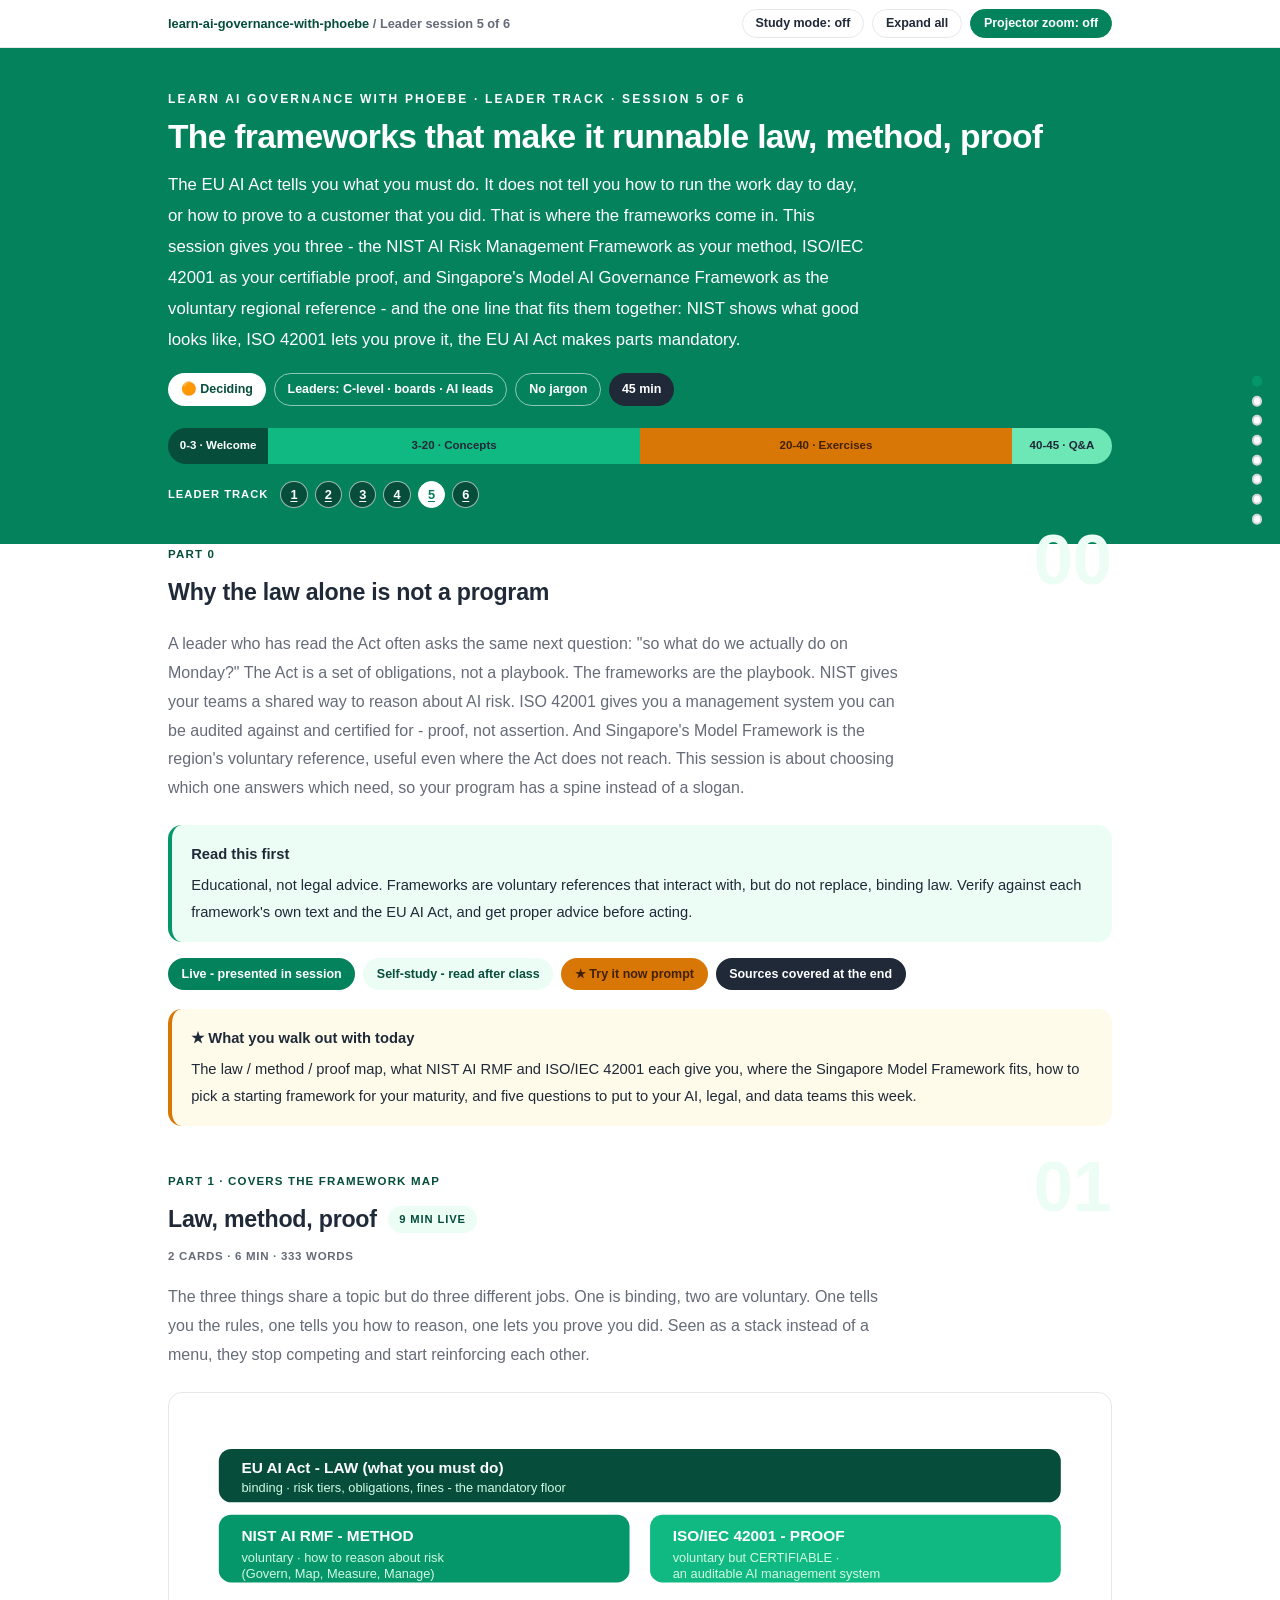
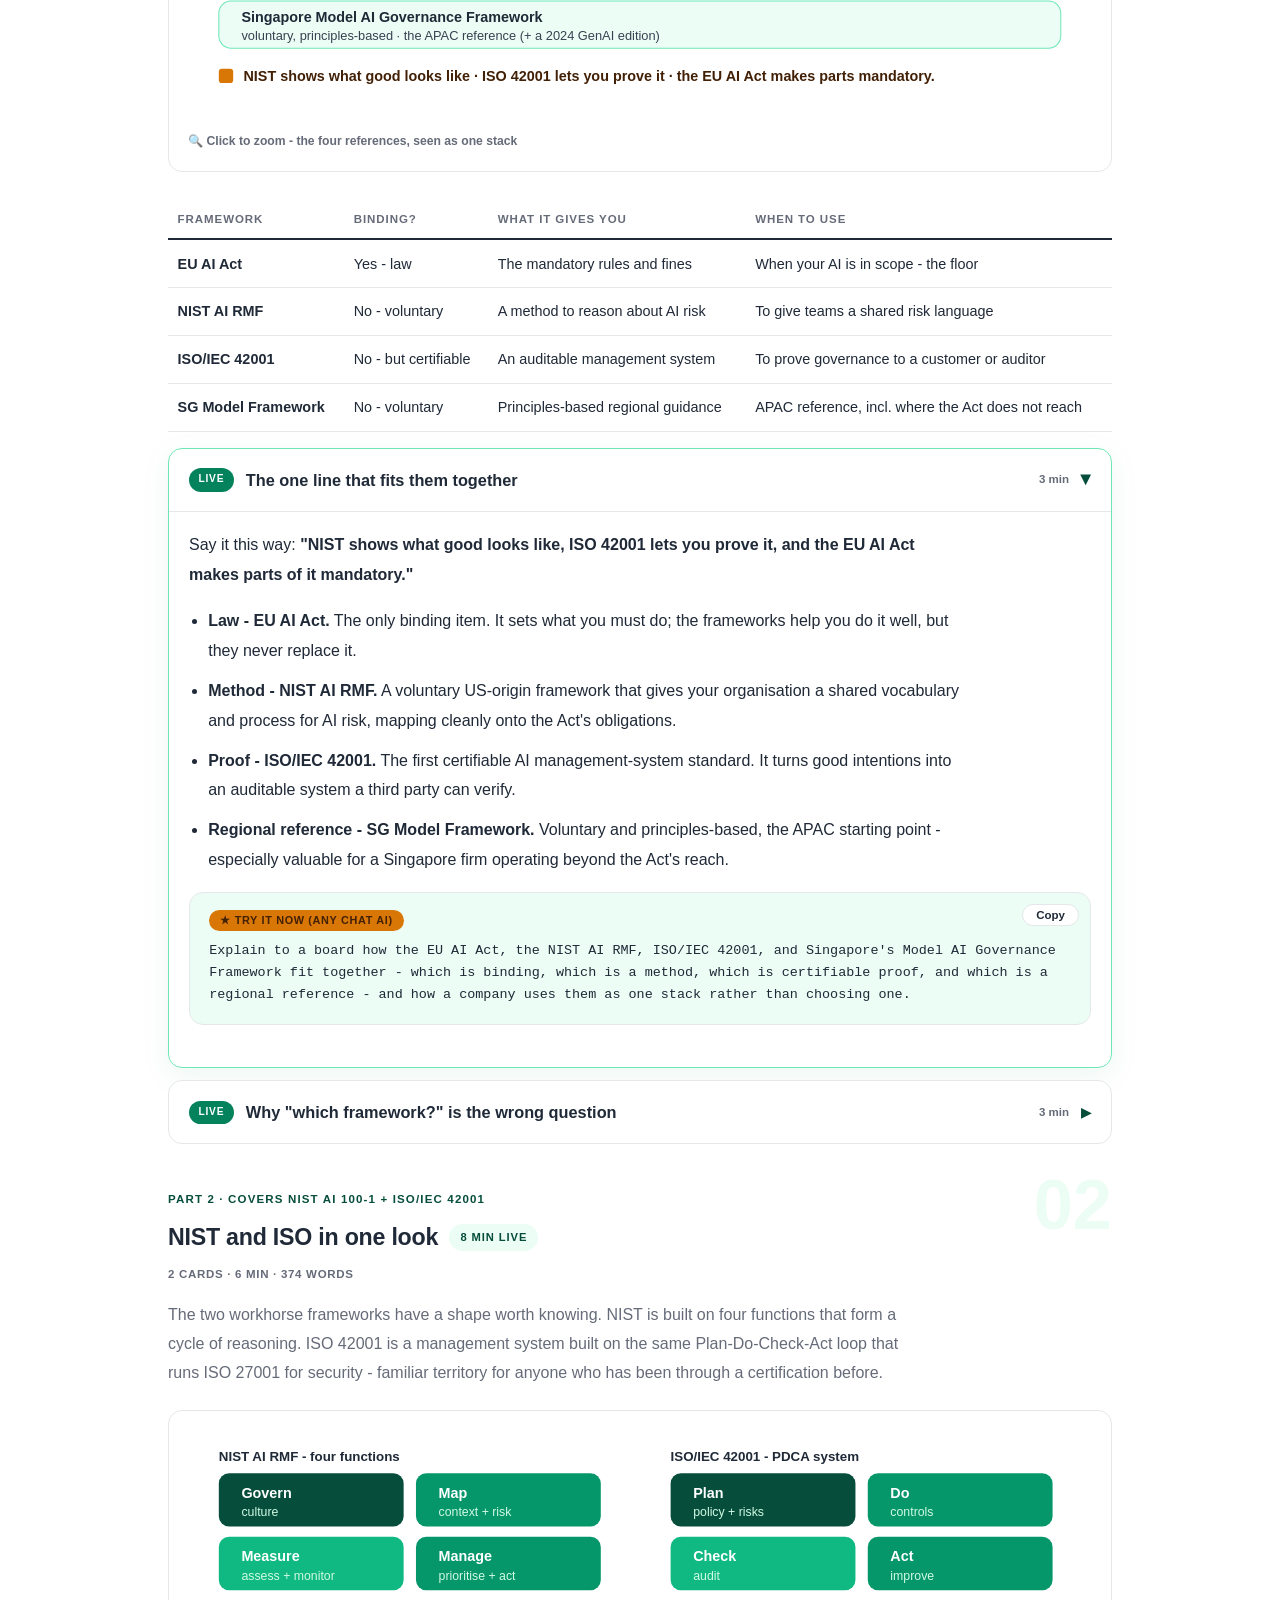
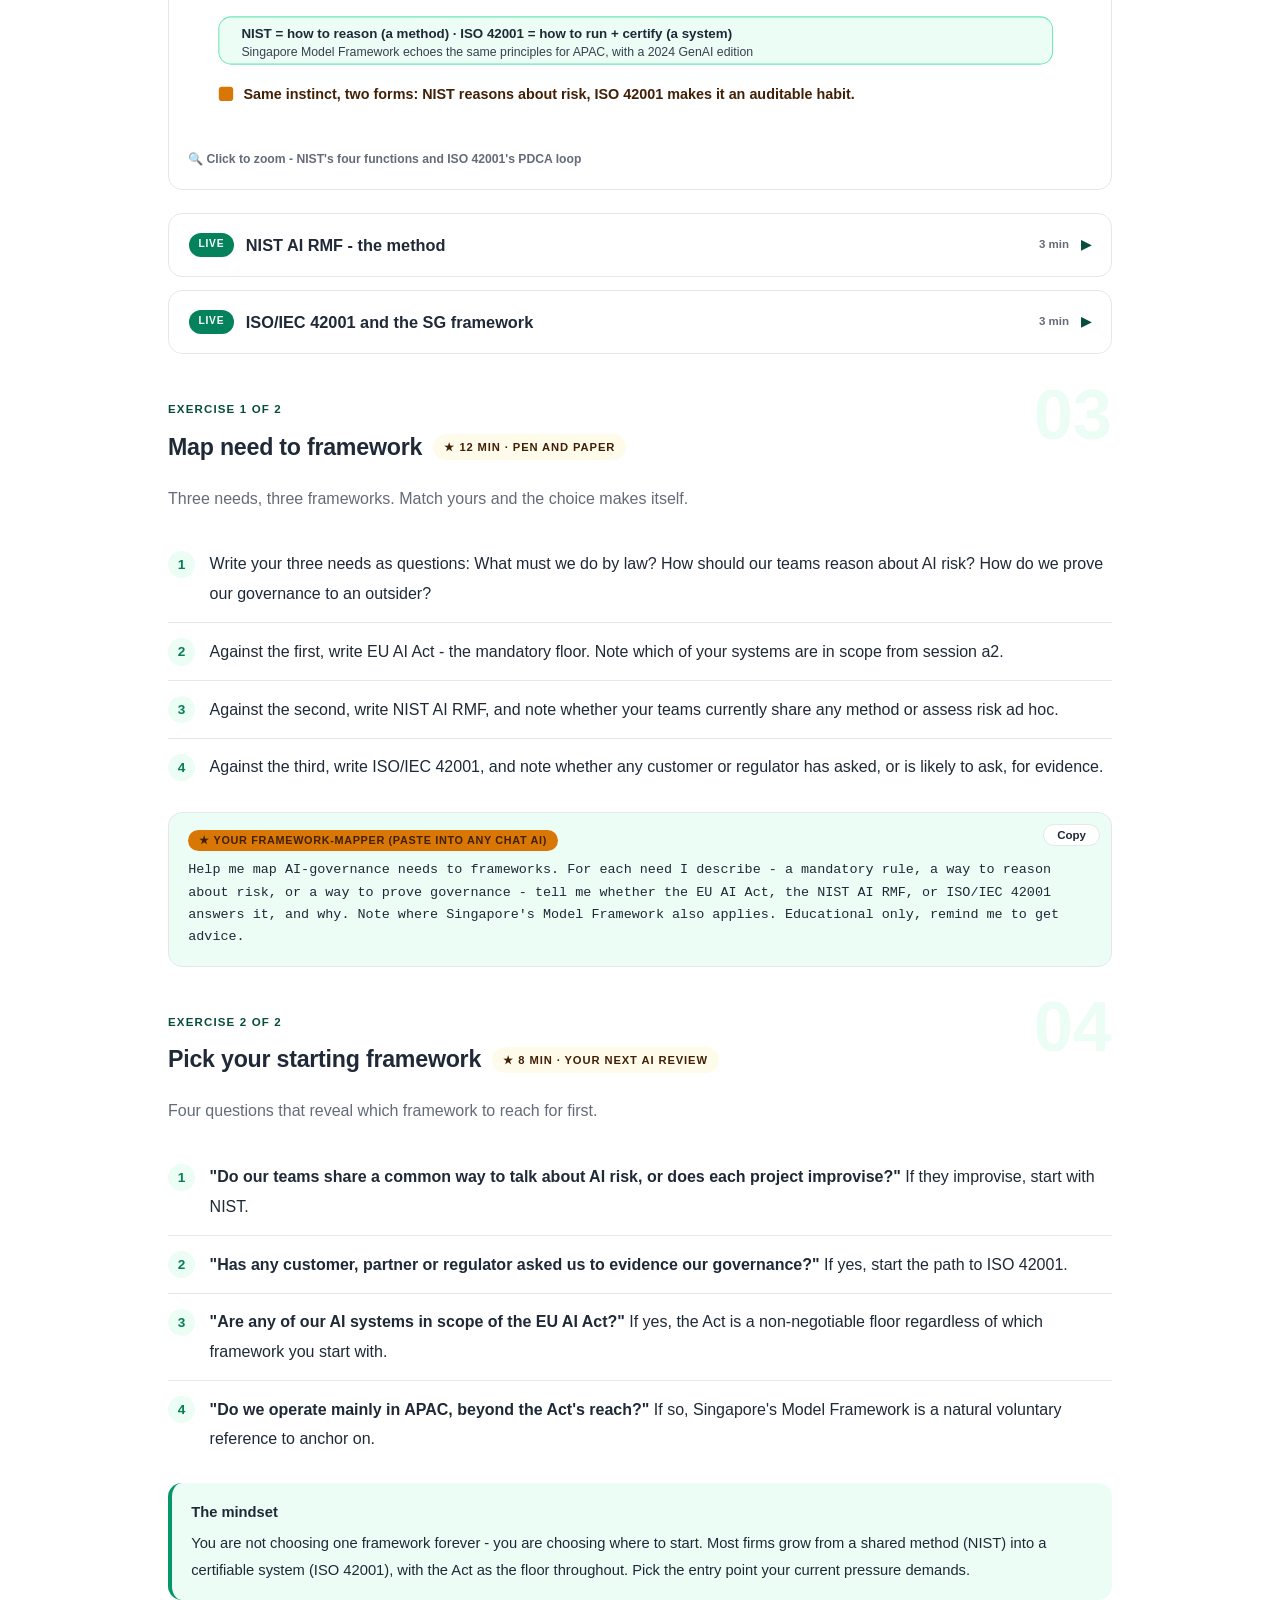
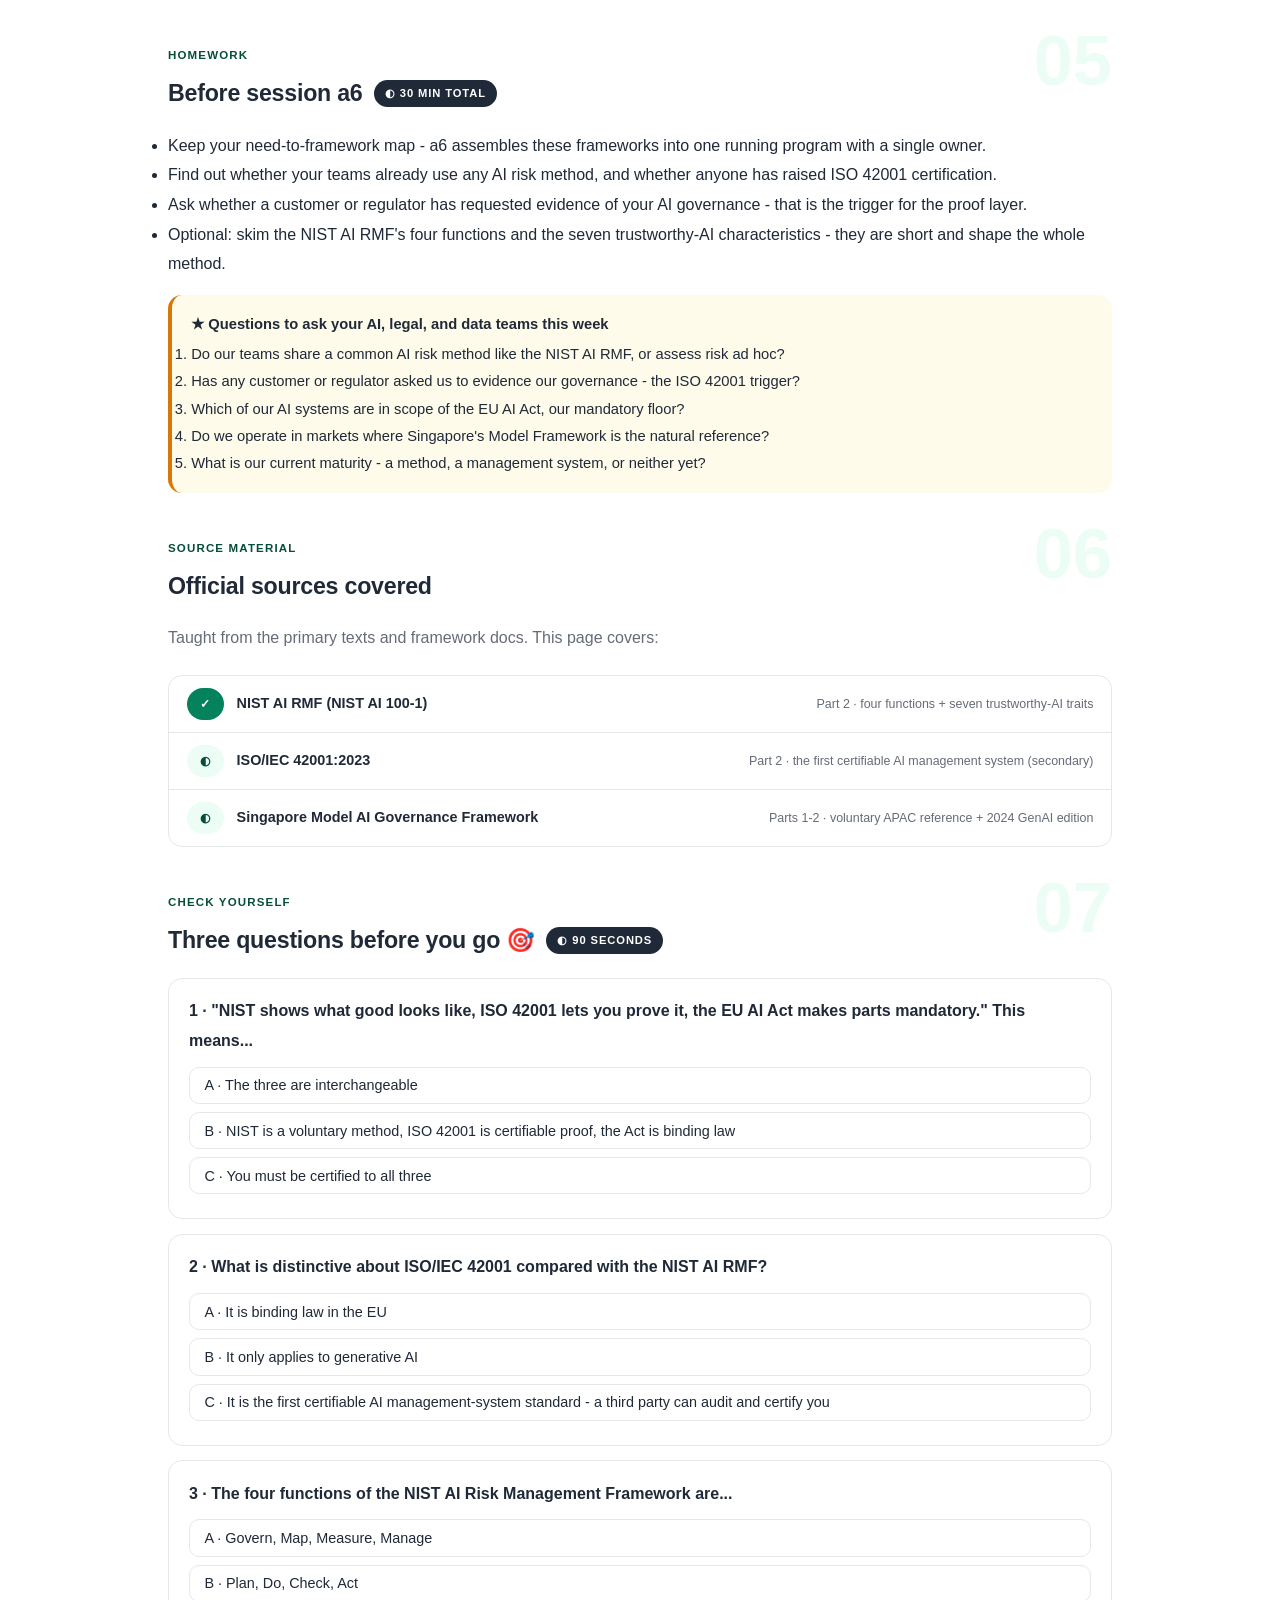
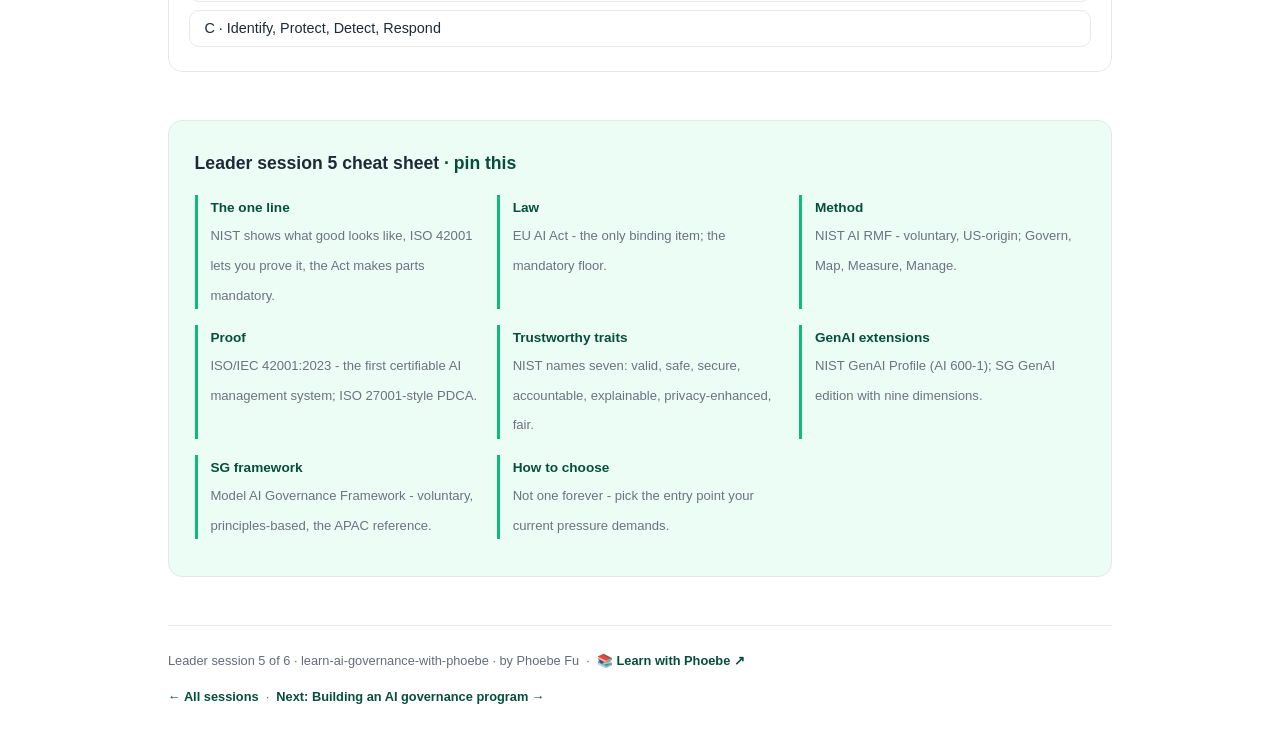
<file: courses/a5-frameworks.html>
<!DOCTYPE html>
<html lang="en">
<head>
<meta charset="UTF-8">
<meta name="viewport" content="width=device-width, initial-scale=1.0">
<!-- social:start -->
<meta name="description" content="Leader session 5 of 6. A leader who has read the Act often asks the same next question: &quot;so what do we actually do on Monday?&quot; The Act is a set of obligations, not a playbook. The frameworks are the...">
<meta property="og:type" content="article">
<meta property="og:site_name" content="Learn with Phoebe">
<meta property="og:title" content="The frameworks that make it runnable law, method, proof - learn AI governance with phoebe">
<meta property="og:description" content="Leader session 5 of 6. A leader who has read the Act often asks the same next question: &quot;so what do we actually do on Monday?&quot; The Act is a set of obligations, not a playbook. The frameworks are the...">
<meta property="og:url" content="https://phoebefu6.github.io/learn-ai-governance-with-phoebe/courses/a5-frameworks.html">
<meta property="og:image" content="https://phoebefu6.github.io/learn-ai-governance-with-phoebe/assets/og-cover.png">
<meta property="og:image:width" content="1200">
<meta property="og:image:height" content="630">
<meta name="twitter:card" content="summary_large_image">
<meta name="twitter:title" content="The frameworks that make it runnable law, method, proof - learn AI governance with phoebe">
<meta name="twitter:description" content="Leader session 5 of 6. A leader who has read the Act often asks the same next question: &quot;so what do we actually do on Monday?&quot; The Act is a set of obligations, not a playbook. The frameworks are the...">
<meta name="twitter:image" content="https://phoebefu6.github.io/learn-ai-governance-with-phoebe/assets/og-cover.png">
<!-- social:end -->
<title>Leader session 5 · NIST AI RMF, ISO 42001 &amp; the SG framework - learn AI governance with phoebe</title>
<link rel="stylesheet" href="../assets/style.css?v=32">
</head>
<body>

<div class="toolbar">
  <div class="wrap">
    <span class="crumb"><a href="../index.html">learn-ai-governance-with-phoebe</a> / Leader session 5 of 6</span>
    <button class="btn" id="toggle-all" type="button">Expand all</button>
    <button class="btn primary" id="zoom-toggle" type="button">Projector zoom: off</button>
  </div>
</div>

<header class="masthead">
  <div class="wrap">
    <div class="eyebrow">Learn AI Governance with Phoebe · Leader track · Session 5 of 6</div>
    <h1>The frameworks that make it runnable <span class="accent">law, method, proof</span></h1>
    <p class="sub">The EU AI Act tells you what you must do. It does not tell you how to run the work day to day, or how to prove to a customer that you did. That is where the frameworks come in. This session gives you three - the NIST AI Risk Management Framework as your method, ISO/IEC 42001 as your certifiable proof, and Singapore's Model AI Governance Framework as the voluntary regional reference - and the one line that fits them together: NIST shows what good looks like, ISO 42001 lets you prove it, the EU AI Act makes parts mandatory.</p>
    <div class="chip-row">
      <span class="chip level">🟠 Deciding</span>
      <span class="chip audience">Leaders: C-level · boards · AI leads</span>
      <span class="chip audience">No jargon</span>
      <span class="chip time">45 min</span>
    </div>
    <div class="agenda">
      <span class="a1" style="flex:1">0-3 · Welcome</span>
      <span class="a2" style="flex:4">3-20 · Concepts</span>
      <span class="a3" style="flex:4">20-40 · Exercises</span>
      <span class="a4" style="flex:1">40-45 · Q&amp;A</span>
    </div>
  </div>
</header>

<main class="wrap">

  <section class="section" id="intro">
    <div class="section-kicker"><span class="klabel">Part 0</span><h2>Why the law alone is not a program</h2></div>
    <p class="lede">A leader who has read the Act often asks the same next question: "so what do we actually do on Monday?" The Act is a set of obligations, not a playbook. The frameworks are the playbook. NIST gives your teams a shared way to reason about AI risk. ISO 42001 gives you a management system you can be audited against and certified for - proof, not assertion. And Singapore's Model Framework is the region's voluntary reference, useful even where the Act does not reach. This session is about choosing which one answers which need, so your program has a spine instead of a slogan.</p>
    <div class="callout tip"><strong>Read this first</strong> Educational, not legal advice. Frameworks are voluntary references that interact with, but do not replace, binding law. Verify against each framework's own text and the EU AI Act, and get proper advice before acting.</div>
    <div class="legend">
      <span class="pill solid">Live - presented in session</span>
      <span class="pill light">Self-study - read after class</span>
      <span class="pill peach">★ Try it now prompt</span>
      <span class="pill inkpill">Sources covered at the end</span>
    </div>
    <div class="callout win"><strong>★ What you walk out with today</strong> The law / method / proof map, what NIST AI RMF and ISO/IEC 42001 each give you, where the Singapore Model Framework fits, how to pick a starting framework for your maturity, and five questions to put to your AI, legal, and data teams this week.</div>
  </section>

  <section class="section" id="stack">
    <div class="section-kicker"><span class="klabel">Part 1 · covers the framework map</span><h2>Law, method, proof <span class="tag concept">9 min live</span></h2></div>
    <p class="lede">The three things share a topic but do three different jobs. One is binding, two are voluntary. One tells you the rules, one tells you how to reason, one lets you prove you did. Seen as a stack instead of a menu, they stop competing and start reinforcing each other.</p>

    <figure class="zoomable">
      <svg viewBox="0 0 880 300" xmlns="http://www.w3.org/2000/svg" role="img" aria-label="A stack: the EU AI Act is binding law, NIST AI RMF is a voluntary method, ISO 42001 is certifiable proof, and the Singapore Model Framework is a voluntary APAC reference">
        <style>
          .a5fT { font: 700 15px Inter, sans-serif; fill: #FFFFFF; }
          .a5fW { font: 400 12.5px Inter, sans-serif; fill: #D1FAE5; }
          .a5fI { font: 700 14px Inter, sans-serif; fill: #1F2937; }
          .a5fS { font: 400 12.5px Inter, sans-serif; fill: #374151; }
          .a5fN { font: 600 14px Inter, sans-serif; fill: #422006; }
        </style>
        <rect x="30" y="36" width="820" height="52" rx="12" fill="#064E3B"/>
        <text class="a5fT" x="52" y="59">EU AI Act - LAW (what you must do)</text>
        <text class="a5fW" x="52" y="78">binding · risk tiers, obligations, fines - the mandatory floor</text>
        <rect x="30" y="100" width="400" height="66" rx="12" fill="#059669"/>
        <text class="a5fT" x="52" y="126">NIST AI RMF - METHOD</text>
        <text class="a5fW" x="52" y="146">voluntary · how to reason about risk</text>
        <text class="a5fW" x="52" y="162">(Govern, Map, Measure, Manage)</text>
        <rect x="450" y="100" width="400" height="66" rx="12" fill="#10B981"/>
        <text class="a5fT" x="472" y="126">ISO/IEC 42001 - PROOF</text>
        <text class="a5fW" x="472" y="146">voluntary but CERTIFIABLE ·</text>
        <text class="a5fW" x="472" y="162">an auditable AI management system</text>
        <rect x="30" y="184" width="820" height="46" rx="12" fill="#ECFDF5" stroke="#6EE7B7"/>
        <text class="a5fI" x="52" y="205">Singapore Model AI Governance Framework</text>
        <text class="a5fS" x="52" y="222">voluntary, principles-based · the APAC reference (+ a 2024 GenAI edition)</text>
        <rect x="30" y="250" width="14" height="14" rx="3" fill="#D97706"/>
        <text class="a5fN" x="54" y="262">NIST shows what good looks like · ISO 42001 lets you prove it · the EU AI Act makes parts mandatory.</text>
      </svg>
      <figcaption>🔍 Click to zoom - the four references, seen as one stack</figcaption>
    </figure>

    <table class="clean">
      <thead><tr><th>Framework</th><th>Binding?</th><th>What it gives you</th><th>When to use</th></tr></thead>
      <tbody>
        <tr><td>EU AI Act</td><td>Yes - law</td><td>The mandatory rules and fines</td><td>When your AI is in scope - the floor</td></tr>
        <tr><td>NIST AI RMF</td><td>No - voluntary</td><td>A method to reason about AI risk</td><td>To give teams a shared risk language</td></tr>
        <tr><td>ISO/IEC 42001</td><td>No - but certifiable</td><td>An auditable management system</td><td>To prove governance to a customer or auditor</td></tr>
        <tr><td>SG Model Framework</td><td>No - voluntary</td><td>Principles-based regional guidance</td><td>APAC reference, incl. where the Act does not reach</td></tr>
      </tbody>
    </table>

    <details class="card" open>
      <summary><span class="mode live">Live</span>The one line that fits them together<span class="mini">3 min</span><span class="caret">▶</span></summary>
      <div class="body">
        <p>Say it this way: <strong>"NIST shows what good looks like, ISO 42001 lets you prove it, and the EU AI Act makes parts of it mandatory."</strong></p>
        <ul>
          <li><strong>Law - EU AI Act.</strong> The only binding item. It sets what you must do; the frameworks help you do it well, but they never replace it.</li>
          <li><strong>Method - NIST AI RMF.</strong> A voluntary US-origin framework that gives your organisation a shared vocabulary and process for AI risk, mapping cleanly onto the Act's obligations.</li>
          <li><strong>Proof - ISO/IEC 42001.</strong> The first certifiable AI management-system standard. It turns good intentions into an auditable system a third party can verify.</li>
          <li><strong>Regional reference - SG Model Framework.</strong> Voluntary and principles-based, the APAC starting point - especially valuable for a Singapore firm operating beyond the Act's reach.</li>
        </ul>
        <div class="prompt-box good"><span class="label">★ Try it now (any chat AI)</span>Explain to a board how the EU AI Act, the NIST AI RMF, ISO/IEC 42001, and Singapore's Model AI Governance Framework fit together - which is binding, which is a method, which is certifiable proof, and which is a regional reference - and how a company uses them as one stack rather than choosing one.</div>
      </div>
    </details>

    <details class="card">
      <summary><span class="mode live">Live</span>Why "which framework?" is the wrong question<span class="mini">3 min</span><span class="caret">▶</span></summary>
      <div class="body">
        <ul>
          <li><strong>They answer different needs.</strong> Mandatory obligation is the Act. A risk method is NIST. Third-party-verifiable proof is ISO 42001. Asking which to pick is like asking whether to use a map or a receipt - you need both, for different reasons.</li>
          <li><strong>They interlock.</strong> NIST's functions map onto the Act's obligations; ISO 42001 gives you the management system to operate them; the SG framework echoes the same principles for the region.</li>
          <li><strong>Maturity decides the order, not the choice.</strong> Most firms start with a method (NIST) to get a shared language, then formalise into a management system (ISO 42001) when they need to prove governance to a customer.</li>
        </ul>
        <div class="callout tip"><strong>The mindset</strong> Do not shop for one framework. Decide which need is most urgent - mandatory compliance, a shared risk method, or provable governance - and reach for the framework that answers it, knowing the others sit alongside.</div>
      </div>
    </details>
  </section>

  <section class="section" id="nistiso">
    <div class="section-kicker"><span class="klabel">Part 2 · covers NIST AI 100-1 + ISO/IEC 42001</span><h2>NIST and ISO in one look <span class="tag concept">8 min live</span></h2></div>
    <p class="lede">The two workhorse frameworks have a shape worth knowing. NIST is built on four functions that form a cycle of reasoning. ISO 42001 is a management system built on the same Plan-Do-Check-Act loop that runs ISO 27001 for security - familiar territory for anyone who has been through a certification before.</p>

    <figure class="zoomable">
      <svg viewBox="0 0 880 300" xmlns="http://www.w3.org/2000/svg" role="img" aria-label="NIST AI RMF has four functions Govern, Map, Measure, Manage; ISO 42001 runs a Plan-Do-Check-Act management system">
        <style>
          .a5nT { font: 700 14px Inter, sans-serif; fill: #FFFFFF; }
          .a5nW { font: 400 12px Inter, sans-serif; fill: #D1FAE5; }
          .a5nI { font: 700 13px Inter, sans-serif; fill: #1F2937; }
          .a5nS { font: 400 12px Inter, sans-serif; fill: #374151; }
          .a5nN { font: 600 14px Inter, sans-serif; fill: #422006; }
        </style>
        <text class="a5nI" x="30" y="30">NIST AI RMF - four functions</text>
        <rect x="30" y="42" width="180" height="52" rx="10" fill="#064E3B"/><text class="a5nT" x="52" y="66">Govern</text><text class="a5nW" x="52" y="84">culture</text>
        <rect x="222" y="42" width="180" height="52" rx="10" fill="#059669"/><text class="a5nT" x="244" y="66">Map</text><text class="a5nW" x="244" y="84">context + risk</text>
        <rect x="30" y="104" width="180" height="52" rx="10" fill="#10B981"/><text class="a5nT" x="52" y="128">Measure</text><text class="a5nW" x="52" y="146">assess + monitor</text>
        <rect x="222" y="104" width="180" height="52" rx="10" fill="#059669"/><text class="a5nT" x="244" y="128">Manage</text><text class="a5nW" x="244" y="146">prioritise + act</text>
        <text class="a5nI" x="470" y="30">ISO/IEC 42001 - PDCA system</text>
        <rect x="470" y="42" width="180" height="52" rx="10" fill="#064E3B"/><text class="a5nT" x="492" y="66">Plan</text><text class="a5nW" x="492" y="84">policy + risks</text>
        <rect x="662" y="42" width="180" height="52" rx="10" fill="#059669"/><text class="a5nT" x="684" y="66">Do</text><text class="a5nW" x="684" y="84">controls</text>
        <rect x="470" y="104" width="180" height="52" rx="10" fill="#10B981"/><text class="a5nT" x="492" y="128">Check</text><text class="a5nW" x="492" y="146">audit</text>
        <rect x="662" y="104" width="180" height="52" rx="10" fill="#059669"/><text class="a5nT" x="684" y="128">Act</text><text class="a5nW" x="684" y="146">improve</text>
        <rect x="30" y="182" width="812" height="46" rx="12" fill="#ECFDF5" stroke="#6EE7B7"/>
        <text class="a5nI" x="52" y="203">NIST = how to reason (a method) · ISO 42001 = how to run + certify (a system)</text>
        <text class="a5nS" x="52" y="220">Singapore Model Framework echoes the same principles for APAC, with a 2024 GenAI edition</text>
        <rect x="30" y="250" width="14" height="14" rx="3" fill="#D97706"/>
        <text class="a5nN" x="54" y="262">Same instinct, two forms: NIST reasons about risk, ISO 42001 makes it an auditable habit.</text>
      </svg>
      <figcaption>🔍 Click to zoom - NIST's four functions and ISO 42001's PDCA loop</figcaption>
    </figure>

    <details class="card">
      <summary><span class="mode live">Live</span>NIST AI RMF - the method<span class="mini">3 min</span><span class="caret">▶</span></summary>
      <div class="body">
        <p>Voluntary, US-origin (NIST AI 100-1, published January 2023). It is built on four functions:</p>
        <ul>
          <li><strong>Govern</strong> - the culture and accountability that runs across everything else: policies, roles, risk tolerance.</li>
          <li><strong>Map</strong> - understand the context and frame the risks of a given AI system.</li>
          <li><strong>Measure</strong> - assess, benchmark and monitor those risks with evidence.</li>
          <li><strong>Manage</strong> - prioritise the risks and act on them.</li>
        </ul>
        <p>It also names seven characteristics of trustworthy AI: valid and reliable; safe; secure and resilient; accountable and transparent; explainable and interpretable; privacy-enhanced; and fair with harmful bias managed. A companion GenAI Profile (NIST AI 600-1, July 2024) extends it to generative AI.</p>
      </div>
    </details>

    <details class="card">
      <summary><span class="mode live">Live</span>ISO/IEC 42001 and the SG framework<span class="mini">3 min</span><span class="caret">▶</span></summary>
      <div class="body">
        <ul>
          <li><strong>ISO/IEC 42001:2023</strong> is the first certifiable AI management-system standard (an AIMS). It follows the same Plan-Do-Check-Act structure as ISO 27001 for information security: you implement an AI policy, define roles, run AI risk and impact assessments, apply the Annex A controls, and commit to continual improvement. Because it is auditable, an independent body can certify you - which is how you hand a customer proof rather than a promise.</li>
          <li><strong>Singapore's Model AI Governance Framework</strong> (IMDA and PDPC, first issued 2019 and updated 2020) is voluntary and principles-based - the APAC responsible-AI reference. A 2024 Generative AI edition (IMDA with AI Verify) adds nine dimensions: accountability, data, trusted development and deployment, incident reporting, testing and assurance, security, content provenance, safety and alignment research, and AI for the public good.</li>
        </ul>
        <div class="callout example"><span class="ex-pill">Real world</span><p><strong>Vantage picks ISO 42001.</strong> When Vantage's German customer asked for evidence of governance, describing its careful process was not enough - the customer wanted proof. Vantage had already used the NIST AI RMF internally to reason about the hiring tool's bias risk, which gave its teams a shared language. But to answer the customer, it set a path to ISO/IEC 42001 certification: an auditable management system a third party could verify. NIST told Vantage what good looked like; ISO 42001 let it prove it; the EU AI Act made the high-risk parts mandatory. One stack, three jobs.</p></div>
        <div class="callout tip"><strong>Start where the pressure is</strong> If your teams disagree about what AI risk even means, start with NIST for a shared method. If a customer or regulator is asking for evidence, start the path to ISO 42001. Let the pressure pick your entry point.</div>
      </div>
    </details>
  </section>

  <section class="section" id="exercise-1">
    <div class="section-kicker"><span class="klabel">Exercise 1 of 2</span><h2>Map need to framework <span class="tag demo">★ 12 min · pen and paper</span></h2></div>
    <p class="lede">Three needs, three frameworks. Match yours and the choice makes itself.</p>
    <div class="steps">
      <div class="step"><p>Write your three needs as questions: What must we do by law? How should our teams reason about AI risk? How do we prove our governance to an outsider?</p></div>
      <div class="step"><p>Against the first, write EU AI Act - the mandatory floor. Note which of your systems are in scope from session a2.</p></div>
      <div class="step"><p>Against the second, write NIST AI RMF, and note whether your teams currently share any method or assess risk ad hoc.</p></div>
      <div class="step"><p>Against the third, write ISO/IEC 42001, and note whether any customer or regulator has asked, or is likely to ask, for evidence.</p></div>
    </div>
    <div class="prompt-box good"><span class="label">★ Your framework-mapper (paste into any chat AI)</span>Help me map AI-governance needs to frameworks. For each need I describe - a mandatory rule, a way to reason about risk, or a way to prove governance - tell me whether the EU AI Act, the NIST AI RMF, or ISO/IEC 42001 answers it, and why. Note where Singapore's Model Framework also applies. Educational only, remind me to get advice.</div>
  </section>

  <section class="section" id="exercise-2">
    <div class="section-kicker"><span class="klabel">Exercise 2 of 2</span><h2>Pick your starting framework <span class="tag demo">★ 8 min · your next AI review</span></h2></div>
    <p class="lede">Four questions that reveal which framework to reach for first.</p>
    <div class="steps">
      <div class="step"><p><strong>"Do our teams share a common way to talk about AI risk, or does each project improvise?"</strong> If they improvise, start with NIST.</p></div>
      <div class="step"><p><strong>"Has any customer, partner or regulator asked us to evidence our governance?"</strong> If yes, start the path to ISO 42001.</p></div>
      <div class="step"><p><strong>"Are any of our AI systems in scope of the EU AI Act?"</strong> If yes, the Act is a non-negotiable floor regardless of which framework you start with.</p></div>
      <div class="step"><p><strong>"Do we operate mainly in APAC, beyond the Act's reach?"</strong> If so, Singapore's Model Framework is a natural voluntary reference to anchor on.</p></div>
    </div>
    <div class="callout tip"><strong>The mindset</strong> You are not choosing one framework forever - you are choosing where to start. Most firms grow from a shared method (NIST) into a certifiable system (ISO 42001), with the Act as the floor throughout. Pick the entry point your current pressure demands.</div>
  </section>

  <section class="section" id="homework">
    <div class="section-kicker"><span class="klabel">Homework</span><h2>Before session a6 <span class="tag exercise">◐ 30 min total</span></h2></div>
    <ul>
      <li>Keep your need-to-framework map - a6 assembles these frameworks into one running program with a single owner.</li>
      <li>Find out whether your teams already use any AI risk method, and whether anyone has raised ISO 42001 certification.</li>
      <li>Ask whether a customer or regulator has requested evidence of your AI governance - that is the trigger for the proof layer.</li>
      <li>Optional: skim the NIST AI RMF's four functions and the seven trustworthy-AI characteristics - they are short and shape the whole method.</li>
    </ul>
    <div class="callout win"><strong>★ Questions to ask your AI, legal, and data teams this week</strong>
      <ol>
        <li>Do our teams share a common AI risk method like the NIST AI RMF, or assess risk ad hoc?</li>
        <li>Has any customer or regulator asked us to evidence our governance - the ISO 42001 trigger?</li>
        <li>Which of our AI systems are in scope of the EU AI Act, our mandatory floor?</li>
        <li>Do we operate in markets where Singapore's Model Framework is the natural reference?</li>
        <li>What is our current maturity - a method, a management system, or neither yet?</li>
      </ol>
    </div>
  </section>

  <section class="section" id="official">
    <div class="section-kicker"><span class="klabel">Source material</span><h2>Official sources covered</h2></div>
    <p class="lede">Taught from the primary texts and framework docs. This page covers:</p>
    <div class="covered">
      <div class="covered-row"><span class="status pill solid">✓</span><span class="name">NIST AI RMF (NIST AI 100-1)</span><span class="note">Part 2 · four functions + seven trustworthy-AI traits</span></div>
      <div class="covered-row"><span class="status pill light">◐</span><span class="name">ISO/IEC 42001:2023</span><span class="note">Part 2 · the first certifiable AI management system (secondary)</span></div>
      <div class="covered-row"><span class="status pill light">◐</span><span class="name">Singapore Model AI Governance Framework</span><span class="note">Parts 1-2 · voluntary APAC reference + 2024 GenAI edition</span></div>
    </div>
  </section>

  <section class="section" id="quiz">
    <div class="section-kicker"><span class="klabel">Check yourself</span><h2>Three questions before you go 🎯 <span class="tag exercise">◐ 90 seconds</span></h2></div>
    <div class="quiz-q" data-answer="1">
      <p class="qtext">1 · "NIST shows what good looks like, ISO 42001 lets you prove it, the EU AI Act makes parts mandatory." This means...</p>
      <button class="qopt" type="button">A · The three are interchangeable</button>
      <button class="qopt" type="button">B · NIST is a voluntary method, ISO 42001 is certifiable proof, the Act is binding law</button>
      <button class="qopt" type="button">C · You must be certified to all three</button>
      <p class="qwhy">They do three different jobs: a method for reasoning about risk, a certifiable management system for proof, and the binding law that makes parts mandatory.</p>
    </div>
    <div class="quiz-q" data-answer="2">
      <p class="qtext">2 · What is distinctive about ISO/IEC 42001 compared with the NIST AI RMF?</p>
      <button class="qopt" type="button">A · It is binding law in the EU</button>
      <button class="qopt" type="button">B · It only applies to generative AI</button>
      <button class="qopt" type="button">C · It is the first certifiable AI management-system standard - a third party can audit and certify you</button>
      <p class="qwhy">ISO 42001 is voluntary but certifiable: a PDCA management system an independent body can audit, so you can hand a customer proof rather than a promise.</p>
    </div>
    <div class="quiz-q" data-answer="0">
      <p class="qtext">3 · The four functions of the NIST AI Risk Management Framework are...</p>
      <button class="qopt" type="button">A · Govern, Map, Measure, Manage</button>
      <button class="qopt" type="button">B · Plan, Do, Check, Act</button>
      <button class="qopt" type="button">C · Identify, Protect, Detect, Respond</button>
      <p class="qwhy">NIST AI RMF is built on Govern, Map, Measure, Manage. Plan-Do-Check-Act is the ISO management-system loop; the third option is the NIST cybersecurity framework.</p>
    </div>
    <p class="quiz-score"></p>
  </section>

  <section class="cheat" id="cheatsheet">
    <h3>Leader session 5 cheat sheet <span>· pin this</span></h3>
    <div class="grid-2">
      <div class="cheat-item"><b>The one line</b><span>NIST shows what good looks like, ISO 42001 lets you prove it, the Act makes parts mandatory.</span></div>
      <div class="cheat-item"><b>Law</b><span>EU AI Act - the only binding item; the mandatory floor.</span></div>
      <div class="cheat-item"><b>Method</b><span>NIST AI RMF - voluntary, US-origin; Govern, Map, Measure, Manage.</span></div>
      <div class="cheat-item"><b>Proof</b><span>ISO/IEC 42001:2023 - the first certifiable AI management system; ISO 27001-style PDCA.</span></div>
      <div class="cheat-item"><b>Trustworthy traits</b><span>NIST names seven: valid, safe, secure, accountable, explainable, privacy-enhanced, fair.</span></div>
      <div class="cheat-item"><b>GenAI extensions</b><span>NIST GenAI Profile (AI 600-1); SG GenAI edition with nine dimensions.</span></div>
      <div class="cheat-item"><b>SG framework</b><span>Model AI Governance Framework - voluntary, principles-based, the APAC reference.</span></div>
      <div class="cheat-item"><b>How to choose</b><span>Not one forever - pick the entry point your current pressure demands.</span></div>
    </div>
  </section>

  <footer class="pagefoot">
    <span>Leader session 5 of 6 · learn-ai-governance-with-phoebe · by Phoebe Fu &nbsp;·&nbsp; 📚 <a href="https://phoebefu6.github.io/learn-with-phoebe/">Learn with Phoebe ↗</a></span>
    <span><a href="../index.html">← All sessions</a> &nbsp;·&nbsp; <a href="a6-program.html">Next: Building an AI governance program →</a></span>
  </footer>

</main>

<script src="../assets/app.js?v=31"></script>
</body>
</html>
</file>
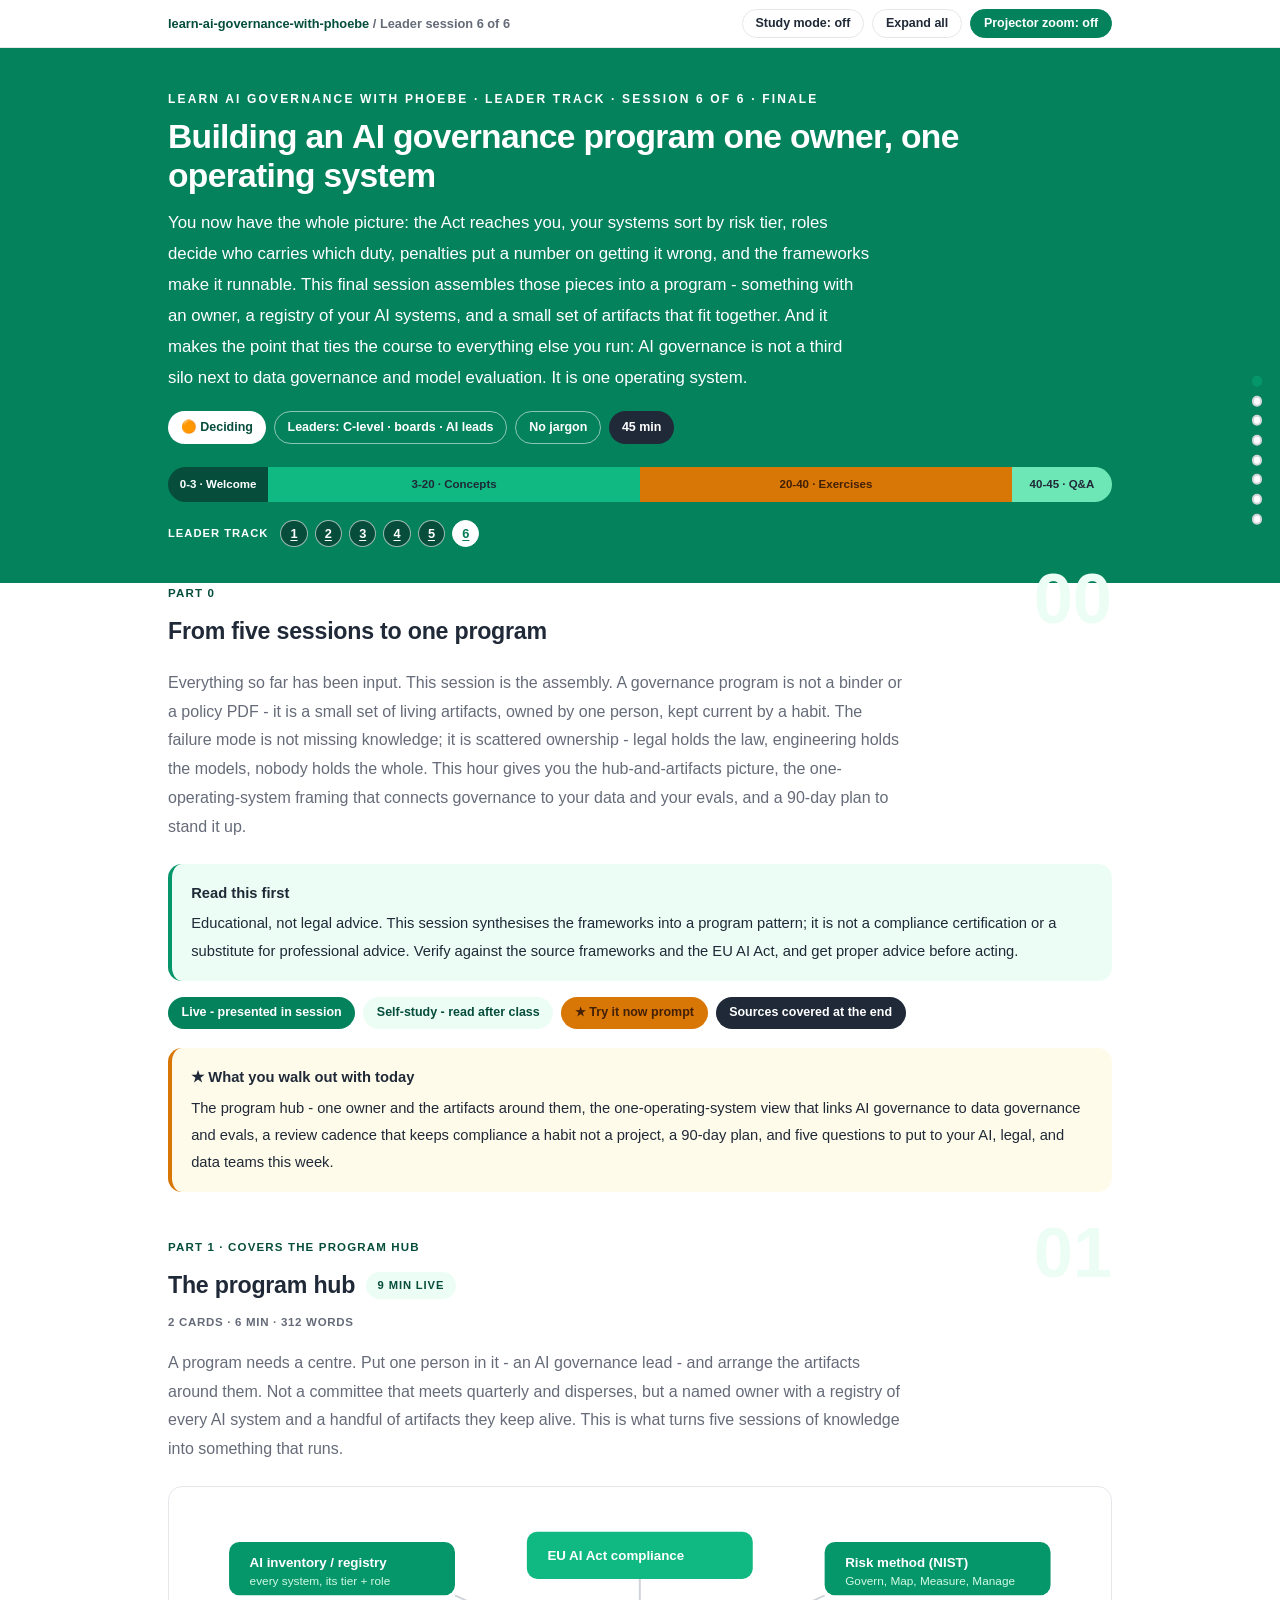
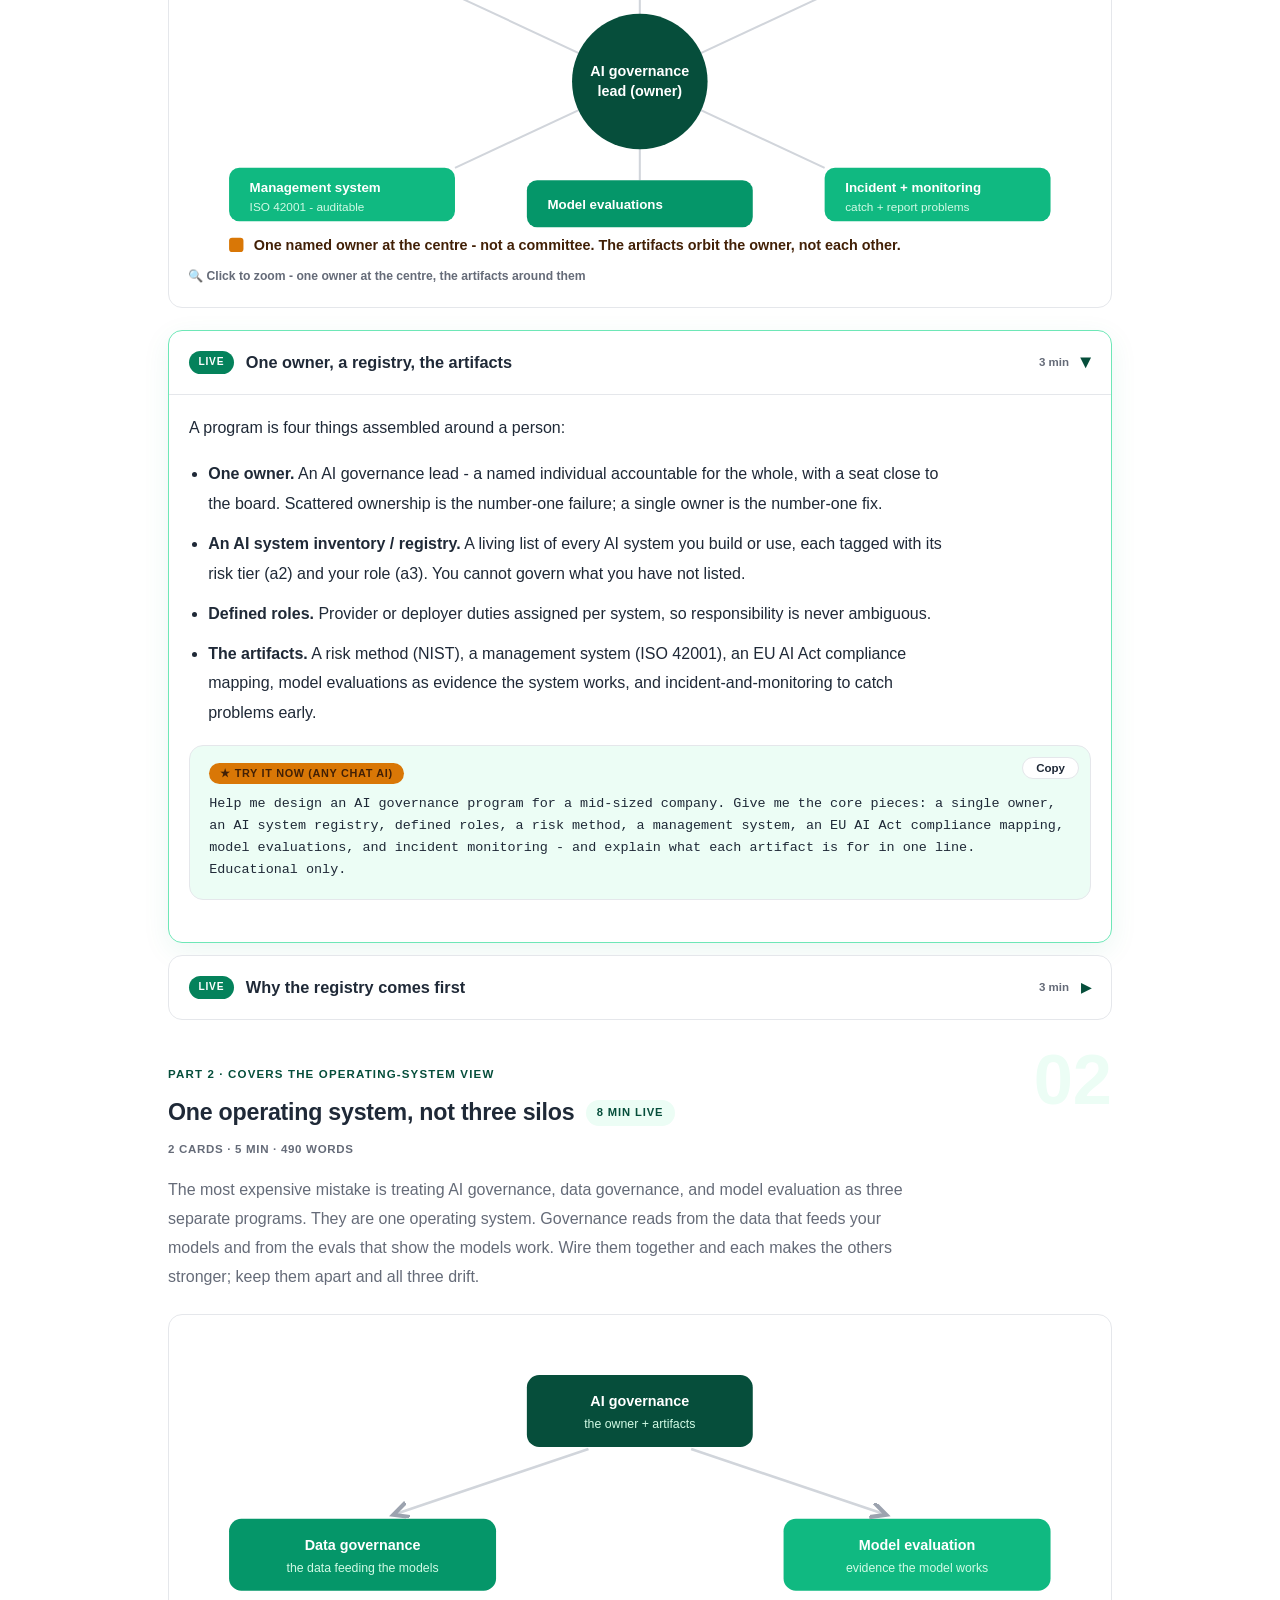
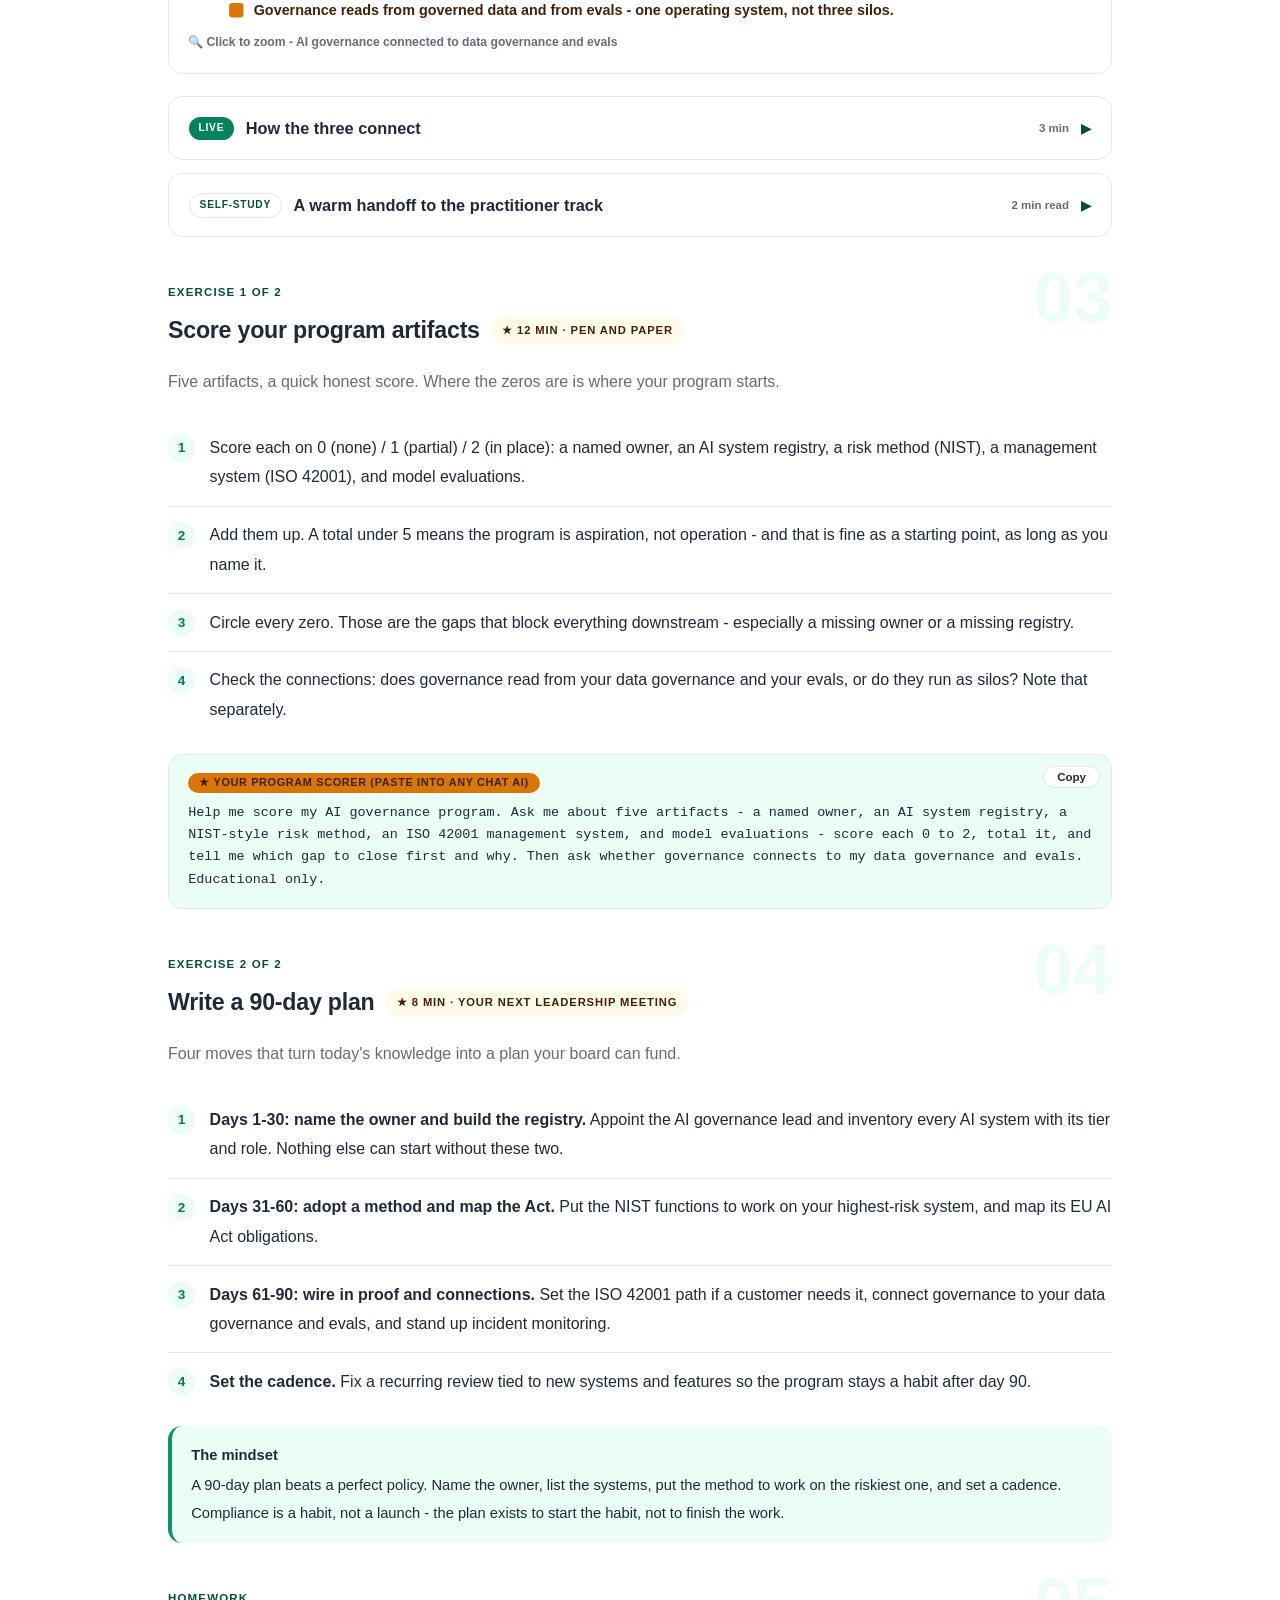
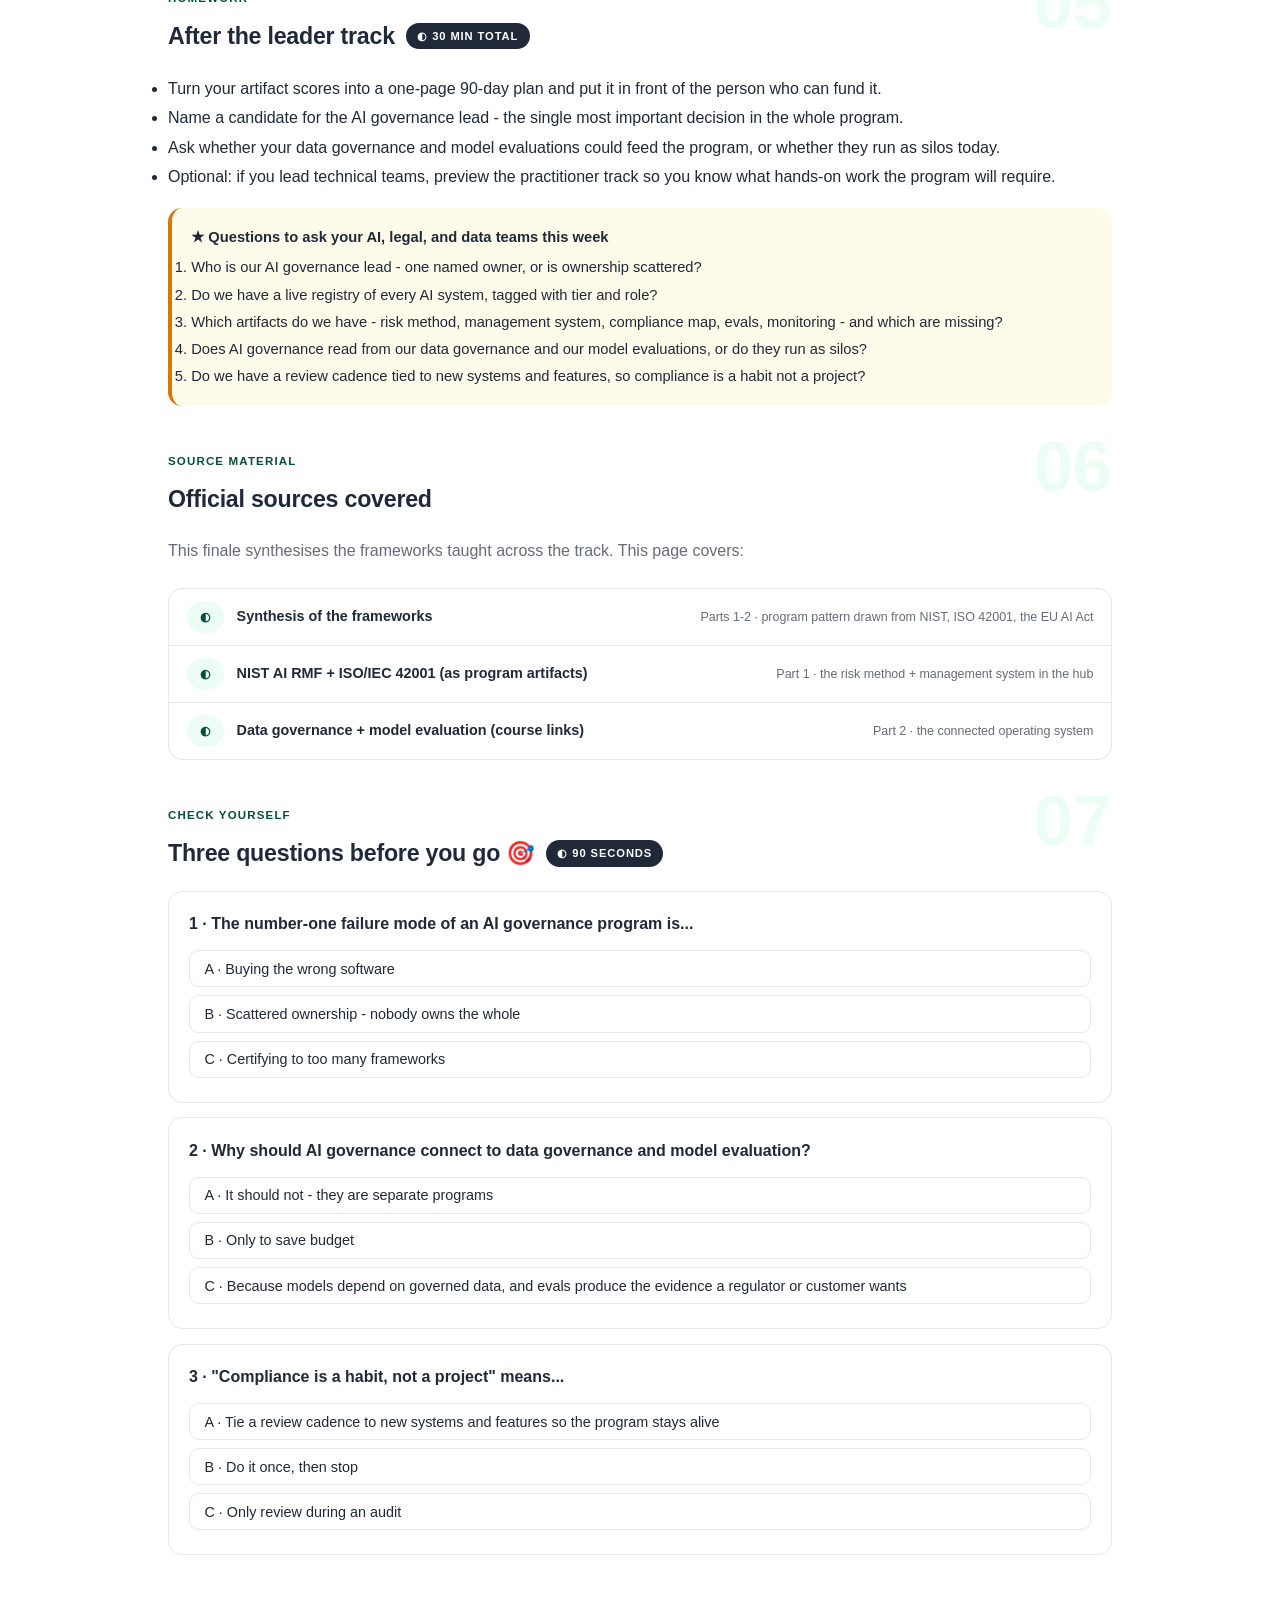
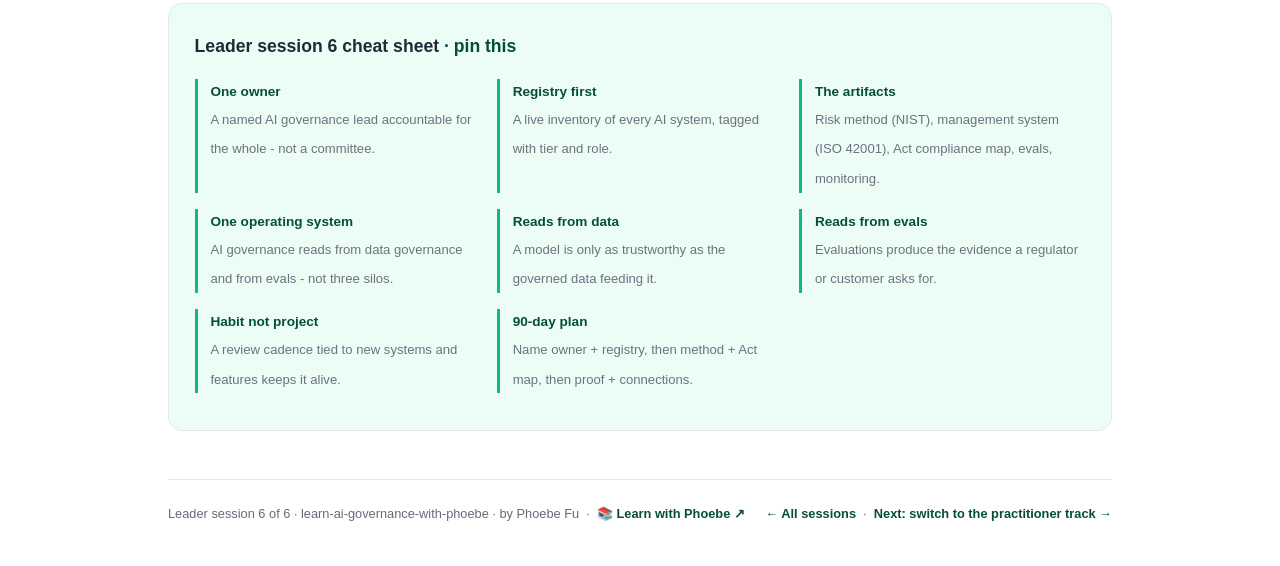
<file: courses/a6-program.html>
<!DOCTYPE html>
<html lang="en">
<head>
<meta charset="UTF-8">
<meta name="viewport" content="width=device-width, initial-scale=1.0">
<!-- social:start -->
<meta name="description" content="Leader session 6 of 6. Everything so far has been input. This session is the assembly. A governance program is not a binder or a policy PDF - it is a small set of living artifacts, owned by one...">
<meta property="og:type" content="article">
<meta property="og:site_name" content="Learn with Phoebe">
<meta property="og:title" content="Building an AI governance program one owner, one operating system - learn AI governance with phoebe">
<meta property="og:description" content="Leader session 6 of 6. Everything so far has been input. This session is the assembly. A governance program is not a binder or a policy PDF - it is a small set of living artifacts, owned by one...">
<meta property="og:url" content="https://phoebefu6.github.io/learn-ai-governance-with-phoebe/courses/a6-program.html">
<meta property="og:image" content="https://phoebefu6.github.io/learn-ai-governance-with-phoebe/assets/og-cover.png">
<meta property="og:image:width" content="1200">
<meta property="og:image:height" content="630">
<meta name="twitter:card" content="summary_large_image">
<meta name="twitter:title" content="Building an AI governance program one owner, one operating system - learn AI governance with phoebe">
<meta name="twitter:description" content="Leader session 6 of 6. Everything so far has been input. This session is the assembly. A governance program is not a binder or a policy PDF - it is a small set of living artifacts, owned by one...">
<meta name="twitter:image" content="https://phoebefu6.github.io/learn-ai-governance-with-phoebe/assets/og-cover.png">
<!-- social:end -->
<title>Leader session 6 · Building an AI governance program - learn AI governance with phoebe</title>
<link rel="stylesheet" href="../assets/style.css?v=32">
</head>
<body>

<div class="toolbar">
  <div class="wrap">
    <span class="crumb"><a href="../index.html">learn-ai-governance-with-phoebe</a> / Leader session 6 of 6</span>
    <button class="btn" id="toggle-all" type="button">Expand all</button>
    <button class="btn primary" id="zoom-toggle" type="button">Projector zoom: off</button>
  </div>
</div>

<header class="masthead">
  <div class="wrap">
    <div class="eyebrow">Learn AI Governance with Phoebe · Leader track · Session 6 of 6 · finale</div>
    <h1>Building an AI governance program <span class="accent">one owner, one operating system</span></h1>
    <p class="sub">You now have the whole picture: the Act reaches you, your systems sort by risk tier, roles decide who carries which duty, penalties put a number on getting it wrong, and the frameworks make it runnable. This final session assembles those pieces into a program - something with an owner, a registry of your AI systems, and a small set of artifacts that fit together. And it makes the point that ties the course to everything else you run: AI governance is not a third silo next to data governance and model evaluation. It is one operating system.</p>
    <div class="chip-row">
      <span class="chip level">🟠 Deciding</span>
      <span class="chip audience">Leaders: C-level · boards · AI leads</span>
      <span class="chip audience">No jargon</span>
      <span class="chip time">45 min</span>
    </div>
    <div class="agenda">
      <span class="a1" style="flex:1">0-3 · Welcome</span>
      <span class="a2" style="flex:4">3-20 · Concepts</span>
      <span class="a3" style="flex:4">20-40 · Exercises</span>
      <span class="a4" style="flex:1">40-45 · Q&amp;A</span>
    </div>
  </div>
</header>

<main class="wrap">

  <section class="section" id="intro">
    <div class="section-kicker"><span class="klabel">Part 0</span><h2>From five sessions to one program</h2></div>
    <p class="lede">Everything so far has been input. This session is the assembly. A governance program is not a binder or a policy PDF - it is a small set of living artifacts, owned by one person, kept current by a habit. The failure mode is not missing knowledge; it is scattered ownership - legal holds the law, engineering holds the models, nobody holds the whole. This hour gives you the hub-and-artifacts picture, the one-operating-system framing that connects governance to your data and your evals, and a 90-day plan to stand it up.</p>
    <div class="callout tip"><strong>Read this first</strong> Educational, not legal advice. This session synthesises the frameworks into a program pattern; it is not a compliance certification or a substitute for professional advice. Verify against the source frameworks and the EU AI Act, and get proper advice before acting.</div>
    <div class="legend">
      <span class="pill solid">Live - presented in session</span>
      <span class="pill light">Self-study - read after class</span>
      <span class="pill peach">★ Try it now prompt</span>
      <span class="pill inkpill">Sources covered at the end</span>
    </div>
    <div class="callout win"><strong>★ What you walk out with today</strong> The program hub - one owner and the artifacts around them, the one-operating-system view that links AI governance to data governance and evals, a review cadence that keeps compliance a habit not a project, a 90-day plan, and five questions to put to your AI, legal, and data teams this week.</div>
  </section>

  <section class="section" id="hub">
    <div class="section-kicker"><span class="klabel">Part 1 · covers the program hub</span><h2>The program hub <span class="tag concept">9 min live</span></h2></div>
    <p class="lede">A program needs a centre. Put one person in it - an AI governance lead - and arrange the artifacts around them. Not a committee that meets quarterly and disperses, but a named owner with a registry of every AI system and a handful of artifacts they keep alive. This is what turns five sessions of knowledge into something that runs.</p>

    <figure class="zoomable">
      <svg viewBox="0 0 880 340" xmlns="http://www.w3.org/2000/svg" role="img" aria-label="An AI governance lead at the centre, surrounded by the program artifacts: AI registry, NIST risk method, ISO 42001 management system, EU AI Act compliance, model evaluations, and incident and monitoring">
        <style>
          .a6pT { font: 700 13px Inter, sans-serif; fill: #FFFFFF; }
          .a6pW { font: 400 11.5px Inter, sans-serif; fill: #D1FAE5; }
          .a6pC { font: 700 14px Inter, sans-serif; fill: #FFFFFF; }
          .a6pN { font: 600 14px Inter, sans-serif; fill: #422006; }
          .a6pArr { stroke: #D1D5DB; stroke-width: 2; fill: none; }
        </style>
        <line class="a6pArr" x1="440" y1="170" x2="260" y2="86"/>
        <line class="a6pArr" x1="440" y1="170" x2="440" y2="70"/>
        <line class="a6pArr" x1="440" y1="170" x2="620" y2="86"/>
        <line class="a6pArr" x1="440" y1="170" x2="260" y2="254"/>
        <line class="a6pArr" x1="440" y1="170" x2="440" y2="266"/>
        <line class="a6pArr" x1="440" y1="170" x2="620" y2="254"/>
        <circle cx="440" cy="170" r="66" fill="#064E3B"/>
        <text class="a6pC" x="440" y="165" text-anchor="middle">AI governance</text>
        <text class="a6pC" x="440" y="184" text-anchor="middle">lead (owner)</text>
        <rect x="40" y="34" width="220" height="52" rx="10" fill="#059669"/><text class="a6pT" x="60" y="58">AI inventory / registry</text><text class="a6pW" x="60" y="76">every system, its tier + role</text>
        <rect x="330" y="24" width="220" height="46" rx="10" fill="#10B981"/><text class="a6pT" x="350" y="52">EU AI Act compliance</text>
        <rect x="620" y="34" width="220" height="52" rx="10" fill="#059669"/><text class="a6pT" x="640" y="58">Risk method (NIST)</text><text class="a6pW" x="640" y="76">Govern, Map, Measure, Manage</text>
        <rect x="40" y="254" width="220" height="52" rx="10" fill="#10B981"/><text class="a6pT" x="60" y="278">Management system</text><text class="a6pW" x="60" y="296">ISO 42001 - auditable</text>
        <rect x="330" y="266" width="220" height="46" rx="10" fill="#059669"/><text class="a6pT" x="350" y="294">Model evaluations</text>
        <rect x="620" y="254" width="220" height="52" rx="10" fill="#10B981"/><text class="a6pT" x="640" y="278">Incident + monitoring</text><text class="a6pW" x="640" y="296">catch + report problems</text>
        <rect x="40" y="322" width="14" height="14" rx="3" fill="#D97706"/>
        <text class="a6pN" x="64" y="334">One named owner at the centre - not a committee. The artifacts orbit the owner, not each other.</text>
      </svg>
      <figcaption>🔍 Click to zoom - one owner at the centre, the artifacts around them</figcaption>
    </figure>

    <details class="card" open>
      <summary><span class="mode live">Live</span>One owner, a registry, the artifacts<span class="mini">3 min</span><span class="caret">▶</span></summary>
      <div class="body">
        <p>A program is four things assembled around a person:</p>
        <ul>
          <li><strong>One owner.</strong> An AI governance lead - a named individual accountable for the whole, with a seat close to the board. Scattered ownership is the number-one failure; a single owner is the number-one fix.</li>
          <li><strong>An AI system inventory / registry.</strong> A living list of every AI system you build or use, each tagged with its risk tier (a2) and your role (a3). You cannot govern what you have not listed.</li>
          <li><strong>Defined roles.</strong> Provider or deployer duties assigned per system, so responsibility is never ambiguous.</li>
          <li><strong>The artifacts.</strong> A risk method (NIST), a management system (ISO 42001), an EU AI Act compliance mapping, model evaluations as evidence the system works, and incident-and-monitoring to catch problems early.</li>
        </ul>
        <div class="prompt-box good"><span class="label">★ Try it now (any chat AI)</span>Help me design an AI governance program for a mid-sized company. Give me the core pieces: a single owner, an AI system registry, defined roles, a risk method, a management system, an EU AI Act compliance mapping, model evaluations, and incident monitoring - and explain what each artifact is for in one line. Educational only.</div>
      </div>
    </details>

    <details class="card">
      <summary><span class="mode live">Live</span>Why the registry comes first<span class="mini">3 min</span><span class="caret">▶</span></summary>
      <div class="body">
        <ul>
          <li><strong>You cannot govern an unknown.</strong> Most organisations underestimate how many AI systems they run - shadow tools, embedded features, vendor models. The registry surfaces them.</li>
          <li><strong>It carries the tier and the role.</strong> Each entry links to session a2 (which risk tier) and a3 (provider or deployer), so the registry is where the whole course lands in one table.</li>
          <li><strong>It drives the cadence.</strong> A new system or a new feature is a trigger to review - the registry is what the review works from. No registry, no habit.</li>
        </ul>
        <div class="callout tip"><strong>Build the registry before the policy</strong> A polished policy governing systems you have not inventoried is theatre. List every AI system first - tier and role per row - and the rest of the program has something real to attach to.</div>
      </div>
    </details>
  </section>

  <section class="section" id="os">
    <div class="section-kicker"><span class="klabel">Part 2 · covers the operating-system view</span><h2>One operating system, not three silos <span class="tag concept">8 min live</span></h2></div>
    <p class="lede">The most expensive mistake is treating AI governance, data governance, and model evaluation as three separate programs. They are one operating system. Governance reads from the data that feeds your models and from the evals that show the models work. Wire them together and each makes the others stronger; keep them apart and all three drift.</p>

    <figure class="zoomable">
      <svg viewBox="0 0 880 280" xmlns="http://www.w3.org/2000/svg" role="img" aria-label="AI governance connected to data governance and model evaluation as one operating system, not three silos">
        <style>
          .a6oT { font: 700 14px Inter, sans-serif; fill: #FFFFFF; }
          .a6oW { font: 400 12px Inter, sans-serif; fill: #D1FAE5; }
          .a6oN { font: 600 14px Inter, sans-serif; fill: #422006; }
          .a6oArr { stroke: #D1D5DB; stroke-width: 2.5; fill: none; marker-end: url(#a6oAh); }
        </style>
        <defs><marker id="a6oAh" markerWidth="9" markerHeight="9" refX="6" refY="3" orient="auto"><path d="M0,0 L6,3 L0,6" fill="none" stroke="#9CA3AF" stroke-width="1.6"/></marker></defs>
        <rect x="330" y="40" width="220" height="70" rx="12" fill="#064E3B"/>
        <text class="a6oT" x="440" y="70" text-anchor="middle">AI governance</text>
        <text class="a6oW" x="440" y="92" text-anchor="middle">the owner + artifacts</text>
        <rect x="40" y="180" width="260" height="70" rx="12" fill="#059669"/>
        <text class="a6oT" x="170" y="210" text-anchor="middle">Data governance</text>
        <text class="a6oW" x="170" y="232" text-anchor="middle">the data feeding the models</text>
        <rect x="580" y="180" width="260" height="70" rx="12" fill="#10B981"/>
        <text class="a6oT" x="710" y="210" text-anchor="middle">Model evaluation</text>
        <text class="a6oW" x="710" y="232" text-anchor="middle">evidence the model works</text>
        <line class="a6oArr" x1="390" y1="112" x2="200" y2="176"/>
        <line class="a6oArr" x1="490" y1="112" x2="680" y2="176"/>
        <rect x="40" y="262" width="14" height="14" rx="3" fill="#D97706"/>
        <text class="a6oN" x="64" y="274">Governance reads from governed data and from evals - one operating system, not three silos.</text>
      </svg>
      <figcaption>🔍 Click to zoom - AI governance connected to data governance and evals</figcaption>
    </figure>

    <details class="card">
      <summary><span class="mode live">Live</span>How the three connect<span class="mini">3 min</span><span class="caret">▶</span></summary>
      <div class="body">
        <ul>
          <li><strong>Governance reads from data governance.</strong> A model is only as trustworthy as the data feeding it. Provenance, quality, and consent for that data are a data-governance job - and AI governance depends on it. If you took the data-governance course, this is where it plugs in.</li>
          <li><strong>Governance reads from evals.</strong> "The model works" is not a claim, it is an evidence question. Model evaluations - accuracy, bias, retrieval quality - produce exactly the proof a regulator or customer asks for. The RAG and evals courses build this muscle.</li>
          <li><strong>Make it a habit.</strong> Tie a review cadence to real triggers: a new AI system, a major feature, an incident. Compliance is a habit, not a project - a program that only wakes up for an audit has already failed.</li>
        </ul>
        <div class="callout example"><span class="ex-pill">Real world</span><p><strong>Vantage stands up its program.</strong> Vantage named a head of data as its AI governance lead, built a one-page registry that listed the hiring tool as high-risk with Vantage as provider, and hung the artifacts off it: the NIST method it already used for bias, the ISO 42001 path for its German customer, an EU AI Act compliance map, the evals that measured the tool's fairness, and an incident channel. Crucially, it did not build these in isolation - the registry drew on the same data-governance catalogue that tracked the training data, and the fairness evals became the evidence its compliance map pointed to. One owner, one operating system. The board's someday-item was now a running program with a 90-day plan and a quarterly review.</p></div>
        <div class="callout tip"><strong>Do not rebuild what you have</strong> If you already run data governance or model evals, do not stand up parallel AI-governance versions. Point your governance program at the systems you already have and connect them - one operating system is cheaper and truer than three.</div>
      </div>
    </details>

    <details class="card">
      <summary><span class="mode self">Self-study</span>A warm handoff to the practitioner track<span class="mini">2 min read</span><span class="caret">▶</span></summary>
      <div class="body">
        <p>That closes the leader track. You started with a board that thought AI regulation was someone else's problem and you finish with a program you can own, fund, and defend. You know the Act reaches you when your AI's output touches the EU, how your systems sort by risk tier, who carries which duty, what non-compliance costs, which frameworks make it runnable, and how to assemble it all around one owner as a single operating system. That is the leader's job - to see the whole board and decide. The next job is to play the pieces, and that is hands-on work: classifying a system against the Act's criteria, writing the technical documentation, wiring up evaluations, running conformity steps. If you lead the people who do that, or you want to see exactly what your teams are doing, the practitioner track is your next stop - it takes the same running case and builds it, step by step. Whether you go on or hand this to your teams, you now have what you came for: AI governance as something concrete, evidenced, and yours. Thank you for spending these six sessions here.</p>
      </div>
    </details>
  </section>

  <section class="section" id="exercise-1">
    <div class="section-kicker"><span class="klabel">Exercise 1 of 2</span><h2>Score your program artifacts <span class="tag demo">★ 12 min · pen and paper</span></h2></div>
    <p class="lede">Five artifacts, a quick honest score. Where the zeros are is where your program starts.</p>
    <div class="steps">
      <div class="step"><p>Score each on 0 (none) / 1 (partial) / 2 (in place): a named owner, an AI system registry, a risk method (NIST), a management system (ISO 42001), and model evaluations.</p></div>
      <div class="step"><p>Add them up. A total under 5 means the program is aspiration, not operation - and that is fine as a starting point, as long as you name it.</p></div>
      <div class="step"><p>Circle every zero. Those are the gaps that block everything downstream - especially a missing owner or a missing registry.</p></div>
      <div class="step"><p>Check the connections: does governance read from your data governance and your evals, or do they run as silos? Note that separately.</p></div>
    </div>
    <div class="prompt-box good"><span class="label">★ Your program scorer (paste into any chat AI)</span>Help me score my AI governance program. Ask me about five artifacts - a named owner, an AI system registry, a NIST-style risk method, an ISO 42001 management system, and model evaluations - score each 0 to 2, total it, and tell me which gap to close first and why. Then ask whether governance connects to my data governance and evals. Educational only.</div>
  </section>

  <section class="section" id="exercise-2">
    <div class="section-kicker"><span class="klabel">Exercise 2 of 2</span><h2>Write a 90-day plan <span class="tag demo">★ 8 min · your next leadership meeting</span></h2></div>
    <p class="lede">Four moves that turn today's knowledge into a plan your board can fund.</p>
    <div class="steps">
      <div class="step"><p><strong>Days 1-30: name the owner and build the registry.</strong> Appoint the AI governance lead and inventory every AI system with its tier and role. Nothing else can start without these two.</p></div>
      <div class="step"><p><strong>Days 31-60: adopt a method and map the Act.</strong> Put the NIST functions to work on your highest-risk system, and map its EU AI Act obligations.</p></div>
      <div class="step"><p><strong>Days 61-90: wire in proof and connections.</strong> Set the ISO 42001 path if a customer needs it, connect governance to your data governance and evals, and stand up incident monitoring.</p></div>
      <div class="step"><p><strong>Set the cadence.</strong> Fix a recurring review tied to new systems and features so the program stays a habit after day 90.</p></div>
    </div>
    <div class="callout tip"><strong>The mindset</strong> A 90-day plan beats a perfect policy. Name the owner, list the systems, put the method to work on the riskiest one, and set a cadence. Compliance is a habit, not a launch - the plan exists to start the habit, not to finish the work.</div>
  </section>

  <section class="section" id="homework">
    <div class="section-kicker"><span class="klabel">Homework</span><h2>After the leader track <span class="tag exercise">◐ 30 min total</span></h2></div>
    <ul>
      <li>Turn your artifact scores into a one-page 90-day plan and put it in front of the person who can fund it.</li>
      <li>Name a candidate for the AI governance lead - the single most important decision in the whole program.</li>
      <li>Ask whether your data governance and model evaluations could feed the program, or whether they run as silos today.</li>
      <li>Optional: if you lead technical teams, preview the practitioner track so you know what hands-on work the program will require.</li>
    </ul>
    <div class="callout win"><strong>★ Questions to ask your AI, legal, and data teams this week</strong>
      <ol>
        <li>Who is our AI governance lead - one named owner, or is ownership scattered?</li>
        <li>Do we have a live registry of every AI system, tagged with tier and role?</li>
        <li>Which artifacts do we have - risk method, management system, compliance map, evals, monitoring - and which are missing?</li>
        <li>Does AI governance read from our data governance and our model evaluations, or do they run as silos?</li>
        <li>Do we have a review cadence tied to new systems and features, so compliance is a habit not a project?</li>
      </ol>
    </div>
  </section>

  <section class="section" id="official">
    <div class="section-kicker"><span class="klabel">Source material</span><h2>Official sources covered</h2></div>
    <p class="lede">This finale synthesises the frameworks taught across the track. This page covers:</p>
    <div class="covered">
      <div class="covered-row"><span class="status pill light">◐</span><span class="name">Synthesis of the frameworks</span><span class="note">Parts 1-2 · program pattern drawn from NIST, ISO 42001, the EU AI Act</span></div>
      <div class="covered-row"><span class="status pill light">◐</span><span class="name">NIST AI RMF + ISO/IEC 42001 (as program artifacts)</span><span class="note">Part 1 · the risk method + management system in the hub</span></div>
      <div class="covered-row"><span class="status pill light">◐</span><span class="name">Data governance + model evaluation (course links)</span><span class="note">Part 2 · the connected operating system</span></div>
    </div>
  </section>

  <section class="section" id="quiz">
    <div class="section-kicker"><span class="klabel">Check yourself</span><h2>Three questions before you go 🎯 <span class="tag exercise">◐ 90 seconds</span></h2></div>
    <div class="quiz-q" data-answer="1">
      <p class="qtext">1 · The number-one failure mode of an AI governance program is...</p>
      <button class="qopt" type="button">A · Buying the wrong software</button>
      <button class="qopt" type="button">B · Scattered ownership - nobody owns the whole</button>
      <button class="qopt" type="button">C · Certifying to too many frameworks</button>
      <p class="qwhy">A program needs one named owner - an AI governance lead. Legal holding the law and engineering holding the models, with nobody holding the whole, is the classic failure.</p>
    </div>
    <div class="quiz-q" data-answer="2">
      <p class="qtext">2 · Why should AI governance connect to data governance and model evaluation?</p>
      <button class="qopt" type="button">A · It should not - they are separate programs</button>
      <button class="qopt" type="button">B · Only to save budget</button>
      <button class="qopt" type="button">C · Because models depend on governed data, and evals produce the evidence a regulator or customer wants</button>
      <p class="qwhy">They are one operating system, not three silos: governance reads from the data feeding models and from the evals that evidence the models work.</p>
    </div>
    <div class="quiz-q" data-answer="0">
      <p class="qtext">3 · "Compliance is a habit, not a project" means...</p>
      <button class="qopt" type="button">A · Tie a review cadence to new systems and features so the program stays alive</button>
      <button class="qopt" type="button">B · Do it once, then stop</button>
      <button class="qopt" type="button">C · Only review during an audit</button>
      <p class="qwhy">A program that only wakes up for an audit has already failed. A recurring review triggered by new systems and features keeps governance current.</p>
    </div>
    <p class="quiz-score"></p>
  </section>

  <section class="cheat" id="cheatsheet">
    <h3>Leader session 6 cheat sheet <span>· pin this</span></h3>
    <div class="grid-2">
      <div class="cheat-item"><b>One owner</b><span>A named AI governance lead accountable for the whole - not a committee.</span></div>
      <div class="cheat-item"><b>Registry first</b><span>A live inventory of every AI system, tagged with tier and role.</span></div>
      <div class="cheat-item"><b>The artifacts</b><span>Risk method (NIST), management system (ISO 42001), Act compliance map, evals, monitoring.</span></div>
      <div class="cheat-item"><b>One operating system</b><span>AI governance reads from data governance and from evals - not three silos.</span></div>
      <div class="cheat-item"><b>Reads from data</b><span>A model is only as trustworthy as the governed data feeding it.</span></div>
      <div class="cheat-item"><b>Reads from evals</b><span>Evaluations produce the evidence a regulator or customer asks for.</span></div>
      <div class="cheat-item"><b>Habit not project</b><span>A review cadence tied to new systems and features keeps it alive.</span></div>
      <div class="cheat-item"><b>90-day plan</b><span>Name owner + registry, then method + Act map, then proof + connections.</span></div>
    </div>
  </section>

  <footer class="pagefoot">
    <span>Leader session 6 of 6 · learn-ai-governance-with-phoebe · by Phoebe Fu &nbsp;·&nbsp; 📚 <a href="https://phoebefu6.github.io/learn-with-phoebe/">Learn with Phoebe ↗</a></span>
    <span><a href="../index.html">← All sessions</a> &nbsp;·&nbsp; <a href="b1-classify.html">Next: switch to the practitioner track →</a></span>
  </footer>

</main>

<script src="../assets/app.js?v=31"></script>
</body>
</html>
</file>
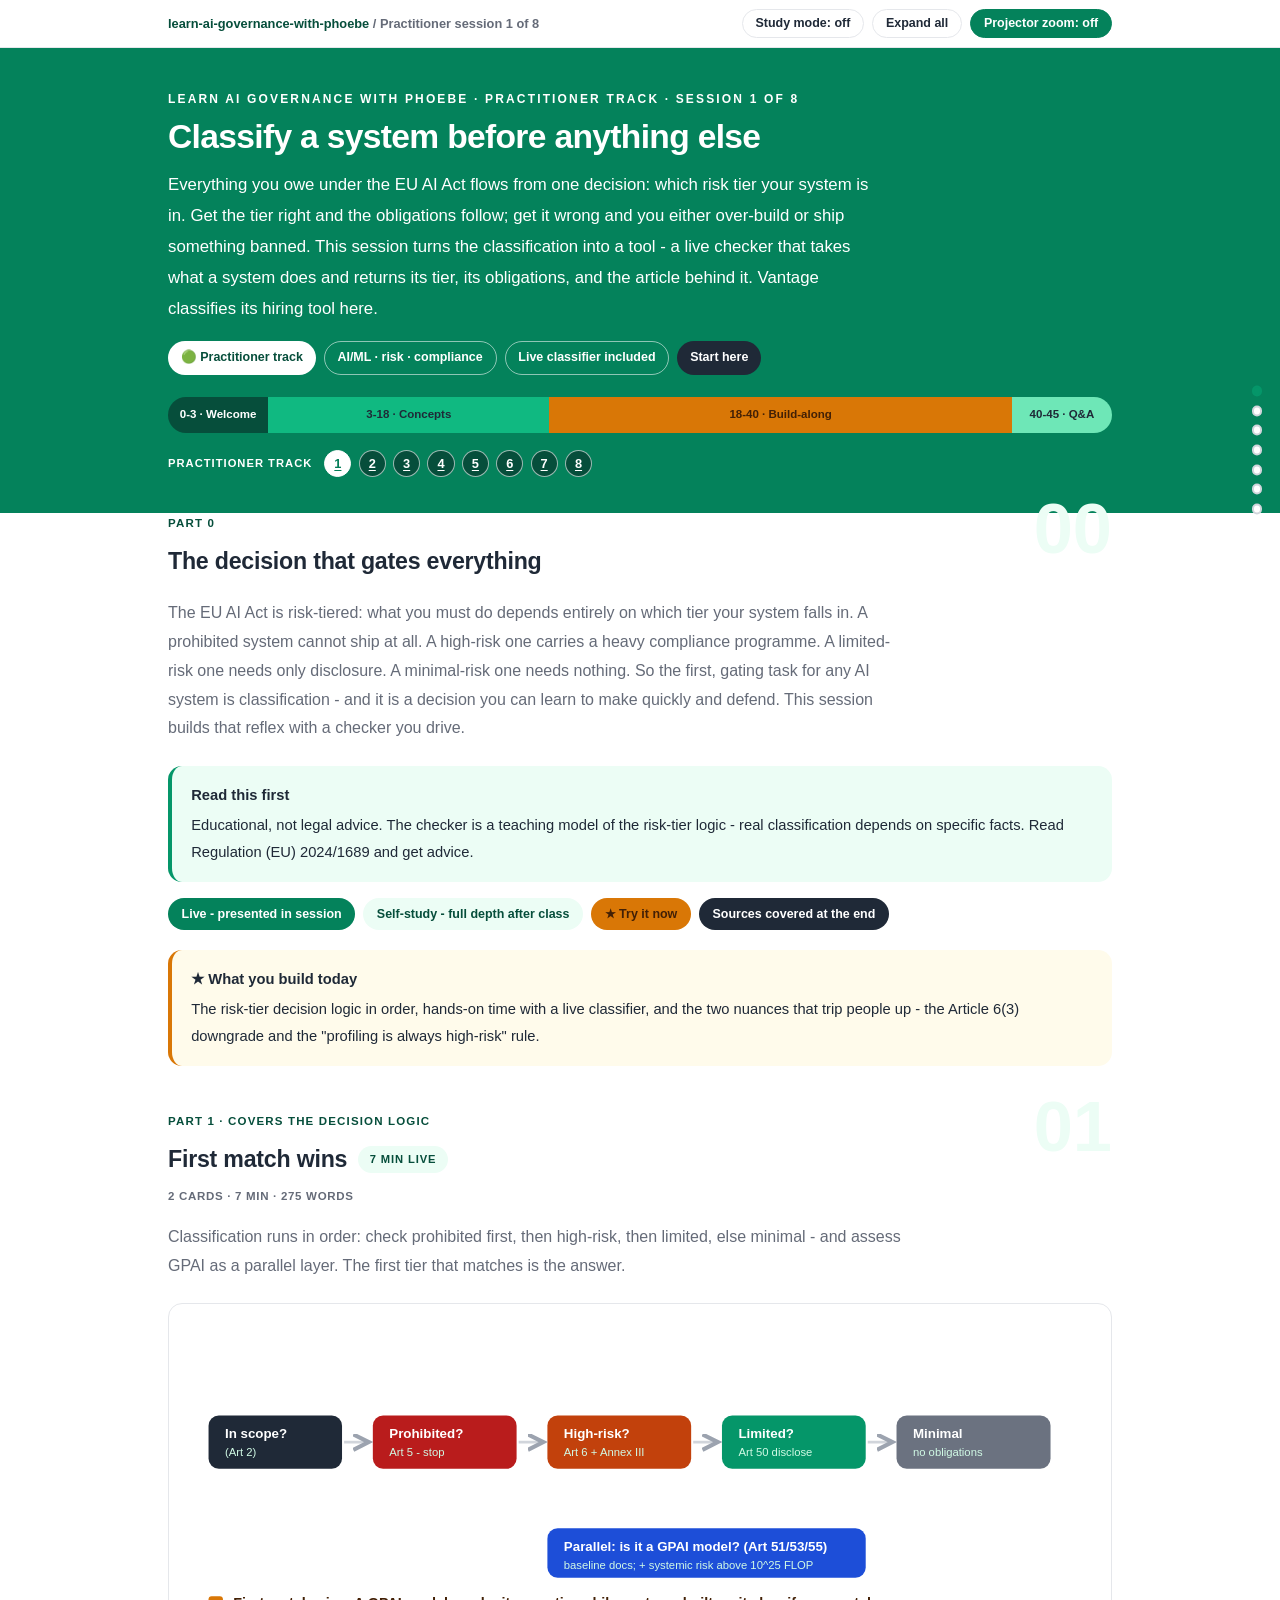
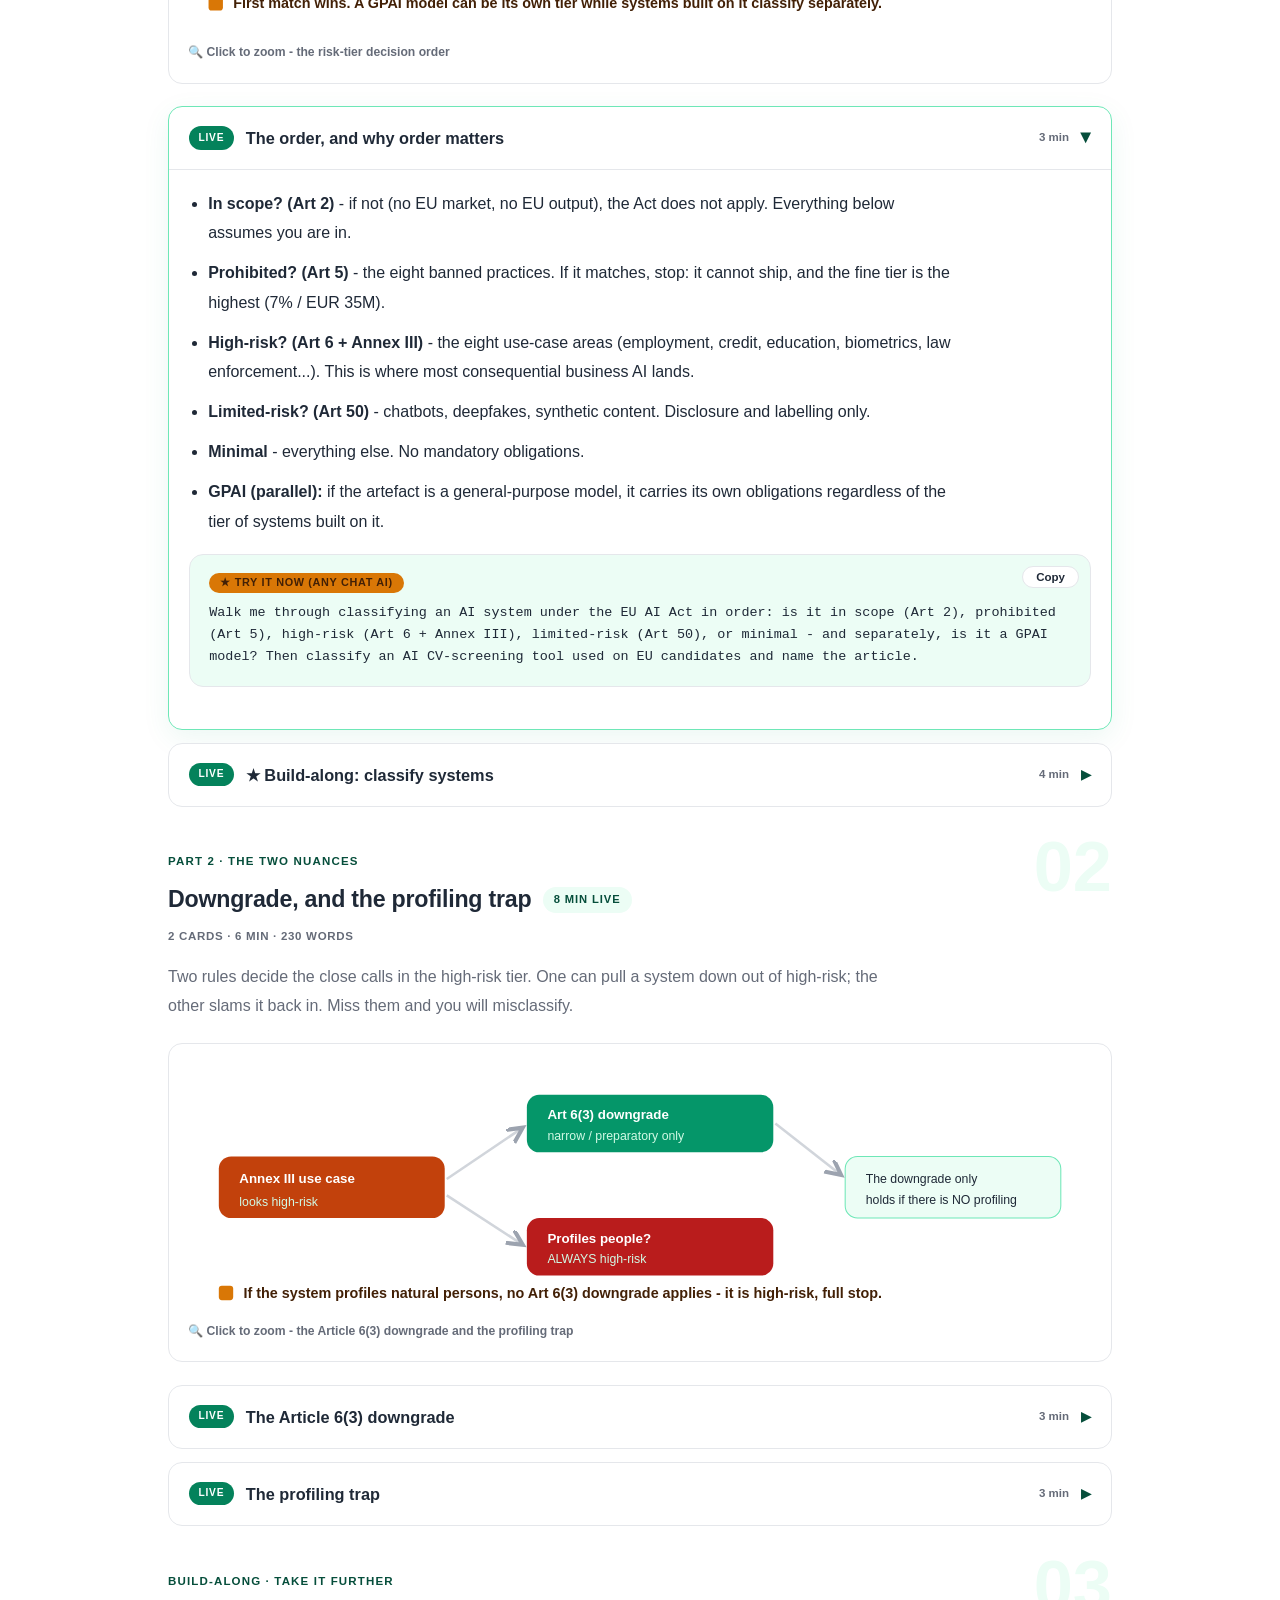
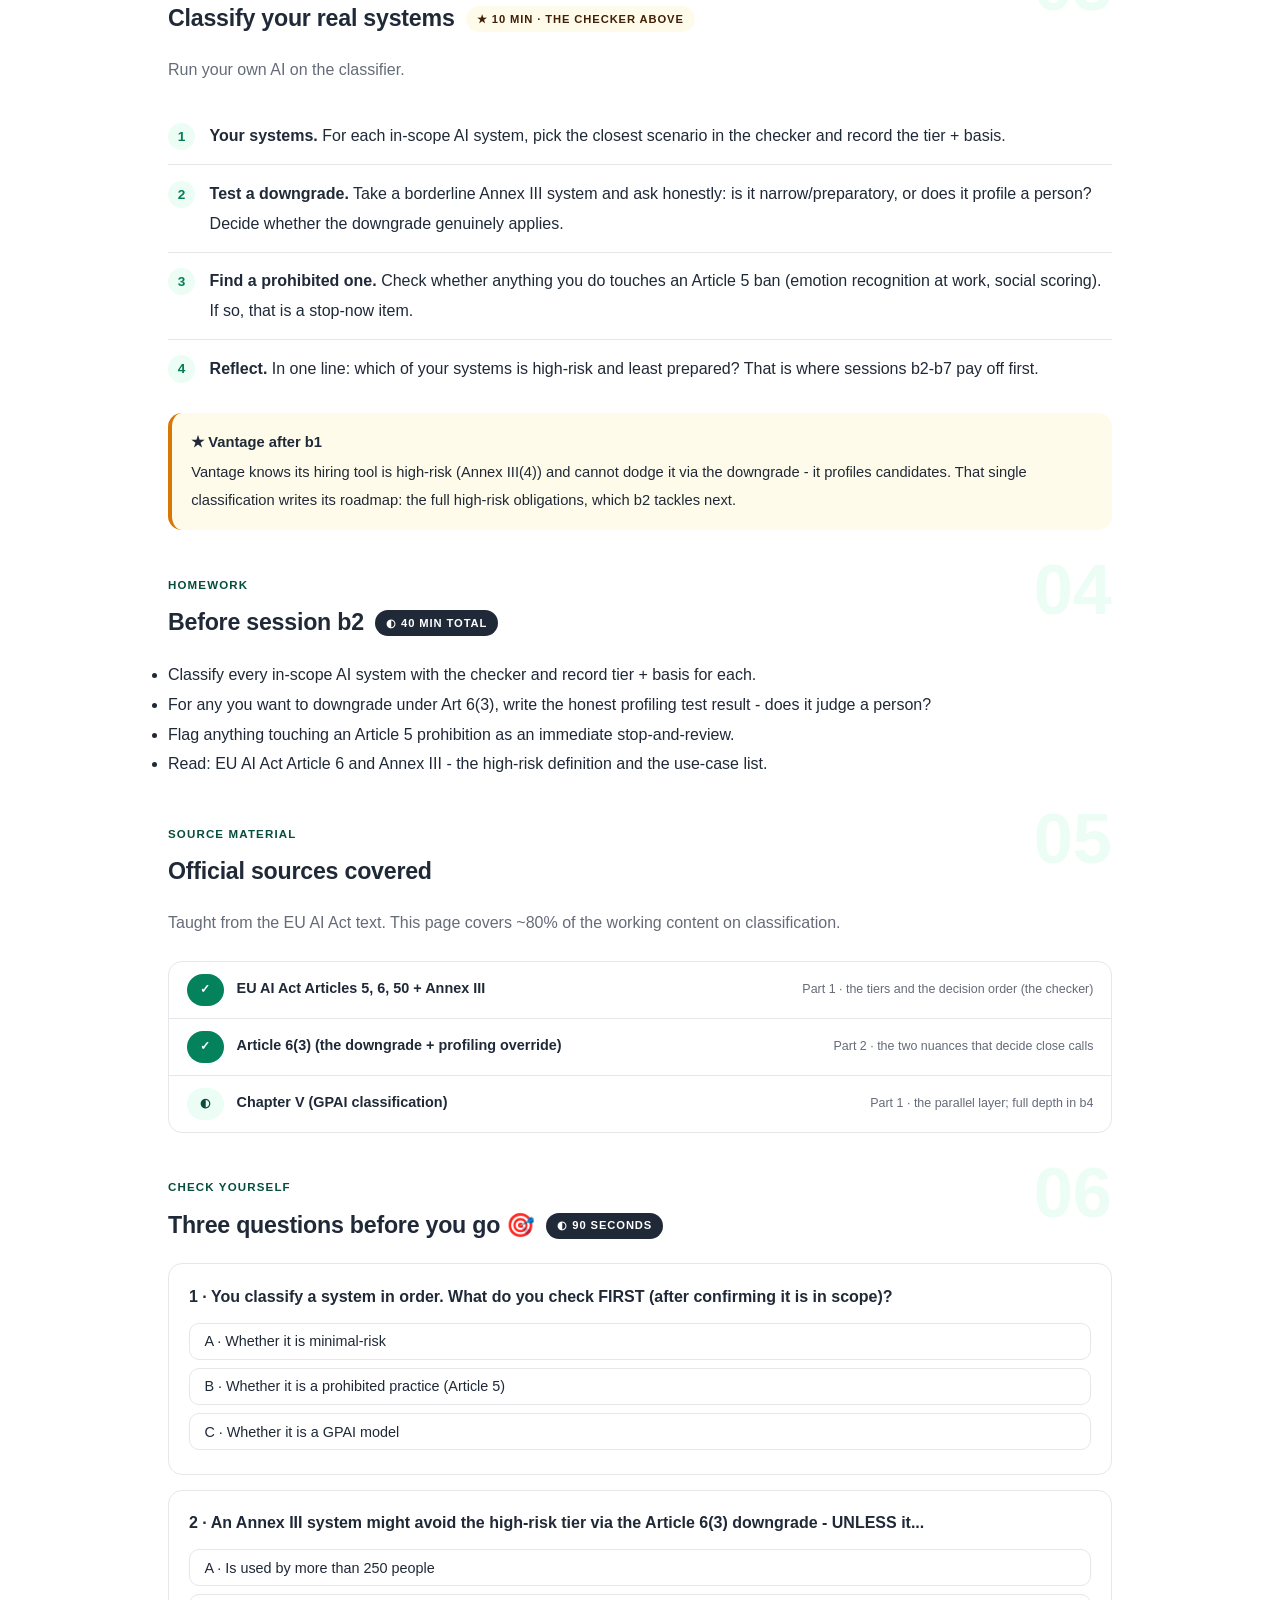
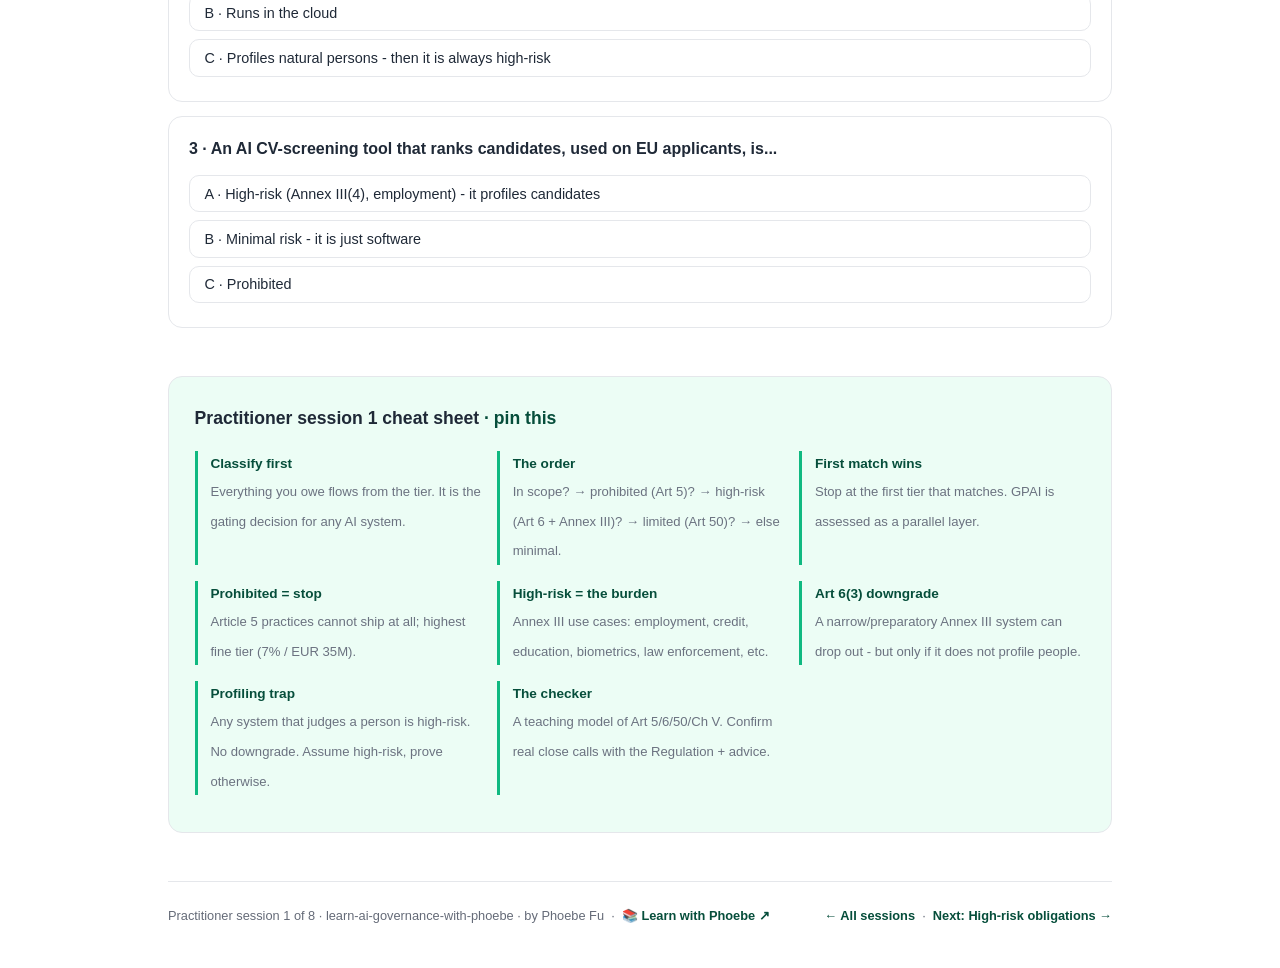
<file: courses/b1-classify.html>
<!DOCTYPE html>
<html lang="en">
<head>
<meta charset="UTF-8">
<meta name="viewport" content="width=device-width, initial-scale=1.0">
<!-- social:start -->
<meta name="description" content="Practitioner session 1 of 8. The EU AI Act is risk-tiered: what you must do depends entirely on which tier your system falls in. A prohibited system cannot ship at all. A high-risk one carries a...">
<meta property="og:type" content="article">
<meta property="og:site_name" content="Learn with Phoebe">
<meta property="og:title" content="Classify a system before anything else - learn AI governance with phoebe">
<meta property="og:description" content="Practitioner session 1 of 8. The EU AI Act is risk-tiered: what you must do depends entirely on which tier your system falls in. A prohibited system cannot ship at all. A high-risk one carries a...">
<meta property="og:url" content="https://phoebefu6.github.io/learn-ai-governance-with-phoebe/courses/b1-classify.html">
<meta property="og:image" content="https://phoebefu6.github.io/learn-ai-governance-with-phoebe/assets/og-cover.png">
<meta property="og:image:width" content="1200">
<meta property="og:image:height" content="630">
<meta name="twitter:card" content="summary_large_image">
<meta name="twitter:title" content="Classify a system before anything else - learn AI governance with phoebe">
<meta name="twitter:description" content="Practitioner session 1 of 8. The EU AI Act is risk-tiered: what you must do depends entirely on which tier your system falls in. A prohibited system cannot ship at all. A high-risk one carries a...">
<meta name="twitter:image" content="https://phoebefu6.github.io/learn-ai-governance-with-phoebe/assets/og-cover.png">
<!-- social:end -->
<title>Practitioner session 1 · Classify a system - learn AI governance with phoebe</title>
<link rel="stylesheet" href="../assets/style.css?v=32">
</head>
<body>

<div class="toolbar">
  <div class="wrap">
    <span class="crumb"><a href="../index.html">learn-ai-governance-with-phoebe</a> / Practitioner session 1 of 8</span>
    <button class="btn" id="toggle-all" type="button">Expand all</button>
    <button class="btn primary" id="zoom-toggle" type="button">Projector zoom: off</button>
  </div>
</div>

<header class="masthead">
  <div class="wrap">
    <div class="eyebrow">Learn AI Governance with Phoebe · Practitioner track · Session 1 of 8</div>
    <h1>Classify a system <span class="accent">before anything else</span></h1>
    <p class="sub">Everything you owe under the EU AI Act flows from one decision: which risk tier your system is in. Get the tier right and the obligations follow; get it wrong and you either over-build or ship something banned. This session turns the classification into a tool - a live checker that takes what a system does and returns its tier, its obligations, and the article behind it. Vantage classifies its hiring tool here.</p>
    <div class="chip-row">
      <span class="chip level">🟢 Practitioner track</span>
      <span class="chip audience">AI/ML · risk · compliance</span>
      <span class="chip audience">Live classifier included</span>
      <span class="chip time">Start here</span>
    </div>
    <div class="agenda">
      <span class="a1" style="flex:1">0-3 · Welcome</span>
      <span class="a2" style="flex:3">3-18 · Concepts</span>
      <span class="a3" style="flex:5">18-40 · Build-along</span>
      <span class="a4" style="flex:1">40-45 · Q&amp;A</span>
    </div>
  </div>
</header>

<main class="wrap">

  <section class="section" id="intro">
    <div class="section-kicker"><span class="klabel">Part 0</span><h2>The decision that gates everything</h2></div>
    <p class="lede">The EU AI Act is risk-tiered: what you must do depends entirely on which tier your system falls in. A prohibited system cannot ship at all. A high-risk one carries a heavy compliance programme. A limited-risk one needs only disclosure. A minimal-risk one needs nothing. So the first, gating task for any AI system is classification - and it is a decision you can learn to make quickly and defend. This session builds that reflex with a checker you drive.</p>
    <div class="callout tip"><strong>Read this first</strong> Educational, not legal advice. The checker is a teaching model of the risk-tier logic - real classification depends on specific facts. Read Regulation (EU) 2024/1689 and get advice.</div>
    <div class="legend">
      <span class="pill solid">Live - presented in session</span>
      <span class="pill light">Self-study - full depth after class</span>
      <span class="pill peach">★ Try it now</span>
      <span class="pill inkpill">Sources covered at the end</span>
    </div>
    <div class="callout win"><strong>★ What you build today</strong> The risk-tier decision logic in order, hands-on time with a live classifier, and the two nuances that trip people up - the Article 6(3) downgrade and the "profiling is always high-risk" rule.</div>
  </section>

  <section class="section" id="flow">
    <div class="section-kicker"><span class="klabel">Part 1 · covers the decision logic</span><h2>First match wins <span class="tag concept">7 min live</span></h2></div>
    <p class="lede">Classification runs in order: check prohibited first, then high-risk, then limited, else minimal - and assess GPAI as a parallel layer. The first tier that matches is the answer.</p>

    <figure class="zoomable">
      <svg viewBox="0 0 880 300" xmlns="http://www.w3.org/2000/svg" role="img" aria-label="Decision order: in scope, then prohibited, then high-risk, then limited-risk, else minimal; GPAI is a parallel layer">
        <style>
          .b1fT { font: 700 13px Inter, sans-serif; fill: #FFFFFF; }
          .b1fW { font: 400 11px Inter, sans-serif; fill: #D1FAE5; }
          .b1fS { font: 400 11px Inter, sans-serif; fill: #1F2937; }
          .b1fN { font: 600 14px Inter, sans-serif; fill: #422006; }
          .b1fArr { stroke: #D1D5DB; stroke-width: 2.5; fill: none; marker-end: url(#b1fAh); }
        </style>
        <defs><marker id="b1fAh" markerWidth="9" markerHeight="9" refX="6" refY="3" orient="auto"><path d="M0,0 L6,3 L0,6" fill="none" stroke="#9CA3AF" stroke-width="1.6"/></marker></defs>
        <rect x="20" y="90" width="130" height="52" rx="10" fill="#1F2937"/><text class="b1fT" x="36" y="112">In scope?</text><text class="b1fW" x="36" y="130">(Art 2)</text>
        <rect x="180" y="90" width="140" height="52" rx="10" fill="#B91C1C"/><text class="b1fT" x="196" y="112">Prohibited?</text><text class="b1fW" x="196" y="130">Art 5 - stop</text>
        <rect x="350" y="90" width="140" height="52" rx="10" fill="#C2410C"/><text class="b1fT" x="366" y="112">High-risk?</text><text class="b1fW" x="366" y="130">Art 6 + Annex III</text>
        <rect x="520" y="90" width="140" height="52" rx="10" fill="#059669"/><text class="b1fT" x="536" y="112">Limited?</text><text class="b1fW" x="536" y="130">Art 50 disclose</text>
        <rect x="690" y="90" width="150" height="52" rx="10" fill="#6B7280"/><text class="b1fT" x="706" y="112">Minimal</text><text class="b1fW" x="706" y="130">no obligations</text>
        <rect x="350" y="200" width="310" height="48" rx="10" fill="#1D4ED8"/><text class="b1fT" x="366" y="222">Parallel: is it a GPAI model? (Art 51/53/55)</text><text class="b1fW" x="366" y="240">baseline docs; + systemic risk above 10^25 FLOP</text>
        <line class="b1fArr" x1="152" y1="116" x2="176" y2="116"/>
        <line class="b1fArr" x1="322" y1="116" x2="346" y2="116"/>
        <line class="b1fArr" x1="492" y1="116" x2="516" y2="116"/>
        <line class="b1fArr" x1="662" y1="116" x2="686" y2="116"/>
        <rect x="20" y="266" width="14" height="14" rx="3" fill="#D97706"/>
        <text class="b1fN" x="44" y="278">First match wins. A GPAI model can be its own tier while systems built on it classify separately.</text>
      </svg>
      <figcaption>🔍 Click to zoom - the risk-tier decision order</figcaption>
    </figure>

    <details class="card" open>
      <summary><span class="mode live">Live</span>The order, and why order matters<span class="mini">3 min</span><span class="caret">▶</span></summary>
      <div class="body">
        <ul>
          <li><strong>In scope? (Art 2)</strong> - if not (no EU market, no EU output), the Act does not apply. Everything below assumes you are in.</li>
          <li><strong>Prohibited? (Art 5)</strong> - the eight banned practices. If it matches, stop: it cannot ship, and the fine tier is the highest (7% / EUR 35M).</li>
          <li><strong>High-risk? (Art 6 + Annex III)</strong> - the eight use-case areas (employment, credit, education, biometrics, law enforcement...). This is where most consequential business AI lands.</li>
          <li><strong>Limited-risk? (Art 50)</strong> - chatbots, deepfakes, synthetic content. Disclosure and labelling only.</li>
          <li><strong>Minimal</strong> - everything else. No mandatory obligations.</li>
          <li><strong>GPAI (parallel):</strong> if the artefact is a general-purpose model, it carries its own obligations regardless of the tier of systems built on it.</li>
        </ul>
        <div class="prompt-box good"><span class="label">★ Try it now (any chat AI)</span>Walk me through classifying an AI system under the EU AI Act in order: is it in scope (Art 2), prohibited (Art 5), high-risk (Art 6 + Annex III), limited-risk (Art 50), or minimal - and separately, is it a GPAI model? Then classify an AI CV-screening tool used on EU candidates and name the article.</div>
      </div>
    </details>

    <details class="card">
      <summary><span class="mode live">Live</span>★ Build-along: classify systems<span class="mini">4 min</span><span class="caret">▶</span></summary>
      <div class="body">
        <p>Pick systems in the checker and read the tier, the obligations, and the basis. Start with "screen job applicants" (Vantage's tool -> high-risk, Annex III(4)), then a prohibited one (social scoring), a limited one (chatbot), and a GPAI model.</p>
        <div class="aiactbox" data-caption="Pick what an AI system does - the classifier returns its tier, the obligations that attach, and the article or annex behind it."></div>
        <div class="callout tip"><strong>Honesty note - what the classifier is</strong> A teaching model of Articles 5, 6, 50, and Chapter V. It gives you the structure and the usual answer for a scenario; a real classification turns on your specific facts (especially the Article 6(3) downgrade). Use it to build the reflex; confirm real calls with the Regulation and advice.</div>
      </div>
    </details>
  </section>

  <section class="section" id="nuances">
    <div class="section-kicker"><span class="klabel">Part 2 · the two nuances</span><h2>Downgrade, and the profiling trap <span class="tag concept">8 min live</span></h2></div>
    <p class="lede">Two rules decide the close calls in the high-risk tier. One can pull a system down out of high-risk; the other slams it back in. Miss them and you will misclassify.</p>

    <figure class="zoomable">
      <svg viewBox="0 0 880 240" xmlns="http://www.w3.org/2000/svg" role="img" aria-label="Article 6(3) can downgrade a narrow procedural or preparatory Annex III system, unless it profiles people, in which case it is always high-risk">
        <style>
          .b1nT { font: 700 13px Inter, sans-serif; fill: #FFFFFF; }
          .b1nS { font: 400 12px Inter, sans-serif; fill: #1F2937; }
          .b1nW { font: 400 12px Inter, sans-serif; fill: #D1FAE5; }
          .b1nN { font: 600 14px Inter, sans-serif; fill: #422006; }
          .b1nArr { stroke: #D1D5DB; stroke-width: 2.5; fill: none; marker-end: url(#b1nAh); }
        </style>
        <defs><marker id="b1nAh" markerWidth="9" markerHeight="9" refX="6" refY="3" orient="auto"><path d="M0,0 L6,3 L0,6" fill="none" stroke="#9CA3AF" stroke-width="1.6"/></marker></defs>
        <rect x="30" y="90" width="220" height="60" rx="12" fill="#C2410C"/><text class="b1nT" x="50" y="116">Annex III use case</text><text class="b1nW" x="50" y="138">looks high-risk</text>
        <rect x="330" y="30" width="240" height="56" rx="12" fill="#059669"/><text class="b1nT" x="350" y="54">Art 6(3) downgrade</text><text class="b1nW" x="350" y="74">narrow / preparatory only</text>
        <rect x="330" y="150" width="240" height="56" rx="12" fill="#B91C1C"/><text class="b1nT" x="350" y="174">Profiles people?</text><text class="b1nW" x="350" y="194">ALWAYS high-risk</text>
        <rect x="640" y="90" width="210" height="60" rx="12" fill="#ECFDF5" stroke="#6EE7B7"/><text class="b1nS" x="660" y="116">The downgrade only</text><text class="b1nS" x="660" y="136">holds if there is NO profiling</text>
        <line class="b1nArr" x1="252" y1="112" x2="326" y2="62"/>
        <line class="b1nArr" x1="252" y1="128" x2="326" y2="176"/>
        <line class="b1nArr" x1="572" y1="58" x2="636" y2="108"/>
        <rect x="30" y="216" width="14" height="14" rx="3" fill="#D97706"/>
        <text class="b1nN" x="54" y="228">If the system profiles natural persons, no Art 6(3) downgrade applies - it is high-risk, full stop.</text>
      </svg>
      <figcaption>🔍 Click to zoom - the Article 6(3) downgrade and the profiling trap</figcaption>
    </figure>

    <details class="card">
      <summary><span class="mode live">Live</span>The Article 6(3) downgrade<span class="mini">3 min</span><span class="caret">▶</span></summary>
      <div class="body">
        <p>Not every system in an Annex III area is automatically high-risk. Article 6(3) lets a system escape the high-risk tier if it does <strong>not pose a significant risk</strong> because it only:</p>
        <ul>
          <li>performs a <strong>narrow procedural task</strong>; or</li>
          <li><strong>improves the result</strong> of a completed human activity; or</li>
          <li>detects decision patterns/deviations <strong>without replacing</strong> human review; or</li>
          <li>performs a <strong>preparatory task</strong>.</li>
        </ul>
        <p>Example: a tool that only formats and forwards applications to a recruiter, without scoring or ranking, may qualify for the downgrade. But the moment it ranks, scores, or filters candidates, it is doing the consequential work - and it is high-risk.</p>
      </div>
    </details>

    <details class="card">
      <summary><span class="mode live">Live</span>The profiling trap<span class="mini">3 min</span><span class="caret">▶</span></summary>
      <div class="body">
        <ul>
          <li><strong>The override:</strong> if the system performs <strong>profiling of natural persons</strong>, the Article 6(3) downgrade does not apply - it is high-risk, full stop.</li>
          <li><strong>Why it matters:</strong> teams reach for the downgrade to avoid the compliance burden, then forget that any real evaluation of a person (scoring, ranking, predicting behaviour) is profiling. The escape hatch closes.</li>
          <li><strong>The honest test:</strong> "does this system make or shape a judgement about a specific person?" If yes, assume high-risk and prove otherwise, not the reverse.</li>
        </ul>
        <div class="callout example"><span class="ex-pill">Real world</span><p><strong>Vantage classifies its hiring tool.</strong> Vantage hoped its CV screener might qualify for the Article 6(3) downgrade as a "preparatory" tool. But it ranks candidates - that is profiling. No downgrade: it is high-risk under Annex III(4). The classification decided Vantage's entire compliance roadmap for the rest of the track.</p></div>
      </div>
    </details>
  </section>

  <section class="section" id="exercise">
    <div class="section-kicker"><span class="klabel">Build-along · take it further</span><h2>Classify your real systems <span class="tag demo">★ 10 min · the checker above</span></h2></div>
    <p class="lede">Run your own AI on the classifier.</p>
    <div class="steps">
      <div class="step"><p><strong>Your systems.</strong> For each in-scope AI system, pick the closest scenario in the checker and record the tier + basis.</p></div>
      <div class="step"><p><strong>Test a downgrade.</strong> Take a borderline Annex III system and ask honestly: is it narrow/preparatory, or does it profile a person? Decide whether the downgrade genuinely applies.</p></div>
      <div class="step"><p><strong>Find a prohibited one.</strong> Check whether anything you do touches an Article 5 ban (emotion recognition at work, social scoring). If so, that is a stop-now item.</p></div>
      <div class="step"><p><strong>Reflect.</strong> In one line: which of your systems is high-risk and least prepared? That is where sessions b2-b7 pay off first.</p></div>
    </div>
    <div class="callout win"><strong>★ Vantage after b1</strong> Vantage knows its hiring tool is high-risk (Annex III(4)) and cannot dodge it via the downgrade - it profiles candidates. That single classification writes its roadmap: the full high-risk obligations, which b2 tackles next.</div>
  </section>

  <section class="section" id="homework">
    <div class="section-kicker"><span class="klabel">Homework</span><h2>Before session b2 <span class="tag exercise">◐ 40 min total</span></h2></div>
    <ul>
      <li>Classify every in-scope AI system with the checker and record tier + basis for each.</li>
      <li>For any you want to downgrade under Art 6(3), write the honest profiling test result - does it judge a person?</li>
      <li>Flag anything touching an Article 5 prohibition as an immediate stop-and-review.</li>
      <li>Read: EU AI Act Article 6 and Annex III - the high-risk definition and the use-case list.</li>
    </ul>
  </section>

  <section class="section" id="official">
    <div class="section-kicker"><span class="klabel">Source material</span><h2>Official sources covered</h2></div>
    <p class="lede">Taught from the EU AI Act text. This page covers ~80% of the working content on classification.</p>
    <div class="covered">
      <div class="covered-row"><span class="status pill solid">✓</span><span class="name">EU AI Act Articles 5, 6, 50 + Annex III</span><span class="note">Part 1 · the tiers and the decision order (the checker)</span></div>
      <div class="covered-row"><span class="status pill solid">✓</span><span class="name">Article 6(3) (the downgrade + profiling override)</span><span class="note">Part 2 · the two nuances that decide close calls</span></div>
      <div class="covered-row"><span class="status pill light">◐</span><span class="name">Chapter V (GPAI classification)</span><span class="note">Part 1 · the parallel layer; full depth in b4</span></div>
    </div>
  </section>

  <section class="section" id="quiz">
    <div class="section-kicker"><span class="klabel">Check yourself</span><h2>Three questions before you go 🎯 <span class="tag exercise">◐ 90 seconds</span></h2></div>
    <div class="quiz-q" data-answer="1">
      <p class="qtext">1 · You classify a system in order. What do you check FIRST (after confirming it is in scope)?</p>
      <button class="qopt" type="button">A · Whether it is minimal-risk</button>
      <button class="qopt" type="button">B · Whether it is a prohibited practice (Article 5)</button>
      <button class="qopt" type="button">C · Whether it is a GPAI model</button>
      <p class="qwhy">First match wins, and prohibited is checked first: if it matches Article 5 it cannot ship, and no lower tier is relevant. Then high-risk, then limited, else minimal.</p>
    </div>
    <div class="quiz-q" data-answer="2">
      <p class="qtext">2 · An Annex III system might avoid the high-risk tier via the Article 6(3) downgrade - UNLESS it...</p>
      <button class="qopt" type="button">A · Is used by more than 250 people</button>
      <button class="qopt" type="button">B · Runs in the cloud</button>
      <button class="qopt" type="button">C · Profiles natural persons - then it is always high-risk</button>
      <p class="qwhy">The downgrade covers narrow/preparatory systems, but profiling of people overrides it: any system that scores, ranks, or predicts about a person is high-risk, no downgrade.</p>
    </div>
    <div class="quiz-q" data-answer="0">
      <p class="qtext">3 · An AI CV-screening tool that ranks candidates, used on EU applicants, is...</p>
      <button class="qopt" type="button">A · High-risk (Annex III(4), employment) - it profiles candidates</button>
      <button class="qopt" type="button">B · Minimal risk - it is just software</button>
      <button class="qopt" type="button">C · Prohibited</button>
      <p class="qwhy">Employment/recruitment is Annex III(4). Ranking candidates is profiling, so the Article 6(3) downgrade does not apply - it is high-risk, with the full obligations.</p>
    </div>
    <p class="quiz-score"></p>
  </section>

  <section class="cheat" id="cheatsheet">
    <h3>Practitioner session 1 cheat sheet <span>· pin this</span></h3>
    <div class="grid-2">
      <div class="cheat-item"><b>Classify first</b><span>Everything you owe flows from the tier. It is the gating decision for any AI system.</span></div>
      <div class="cheat-item"><b>The order</b><span>In scope? → prohibited (Art 5)? → high-risk (Art 6 + Annex III)? → limited (Art 50)? → else minimal.</span></div>
      <div class="cheat-item"><b>First match wins</b><span>Stop at the first tier that matches. GPAI is assessed as a parallel layer.</span></div>
      <div class="cheat-item"><b>Prohibited = stop</b><span>Article 5 practices cannot ship at all; highest fine tier (7% / EUR 35M).</span></div>
      <div class="cheat-item"><b>High-risk = the burden</b><span>Annex III use cases: employment, credit, education, biometrics, law enforcement, etc.</span></div>
      <div class="cheat-item"><b>Art 6(3) downgrade</b><span>A narrow/preparatory Annex III system can drop out - but only if it does not profile people.</span></div>
      <div class="cheat-item"><b>Profiling trap</b><span>Any system that judges a person is high-risk. No downgrade. Assume high-risk, prove otherwise.</span></div>
      <div class="cheat-item"><b>The checker</b><span>A teaching model of Art 5/6/50/Ch V. Confirm real close calls with the Regulation + advice.</span></div>
    </div>
  </section>

  <footer class="pagefoot">
    <span>Practitioner session 1 of 8 · learn-ai-governance-with-phoebe · by Phoebe Fu &nbsp;·&nbsp; 📚 <a href="https://phoebefu6.github.io/learn-with-phoebe/">Learn with Phoebe ↗</a></span>
    <span><a href="../index.html">← All sessions</a> &nbsp;·&nbsp; <a href="b2-high-risk-obligations.html">Next: High-risk obligations →</a></span>
  </footer>

</main>

<script src="../assets/aiact-live.js?v=6"></script>
<script src="../assets/app.js?v=31"></script>
</body>
</html>
</file>
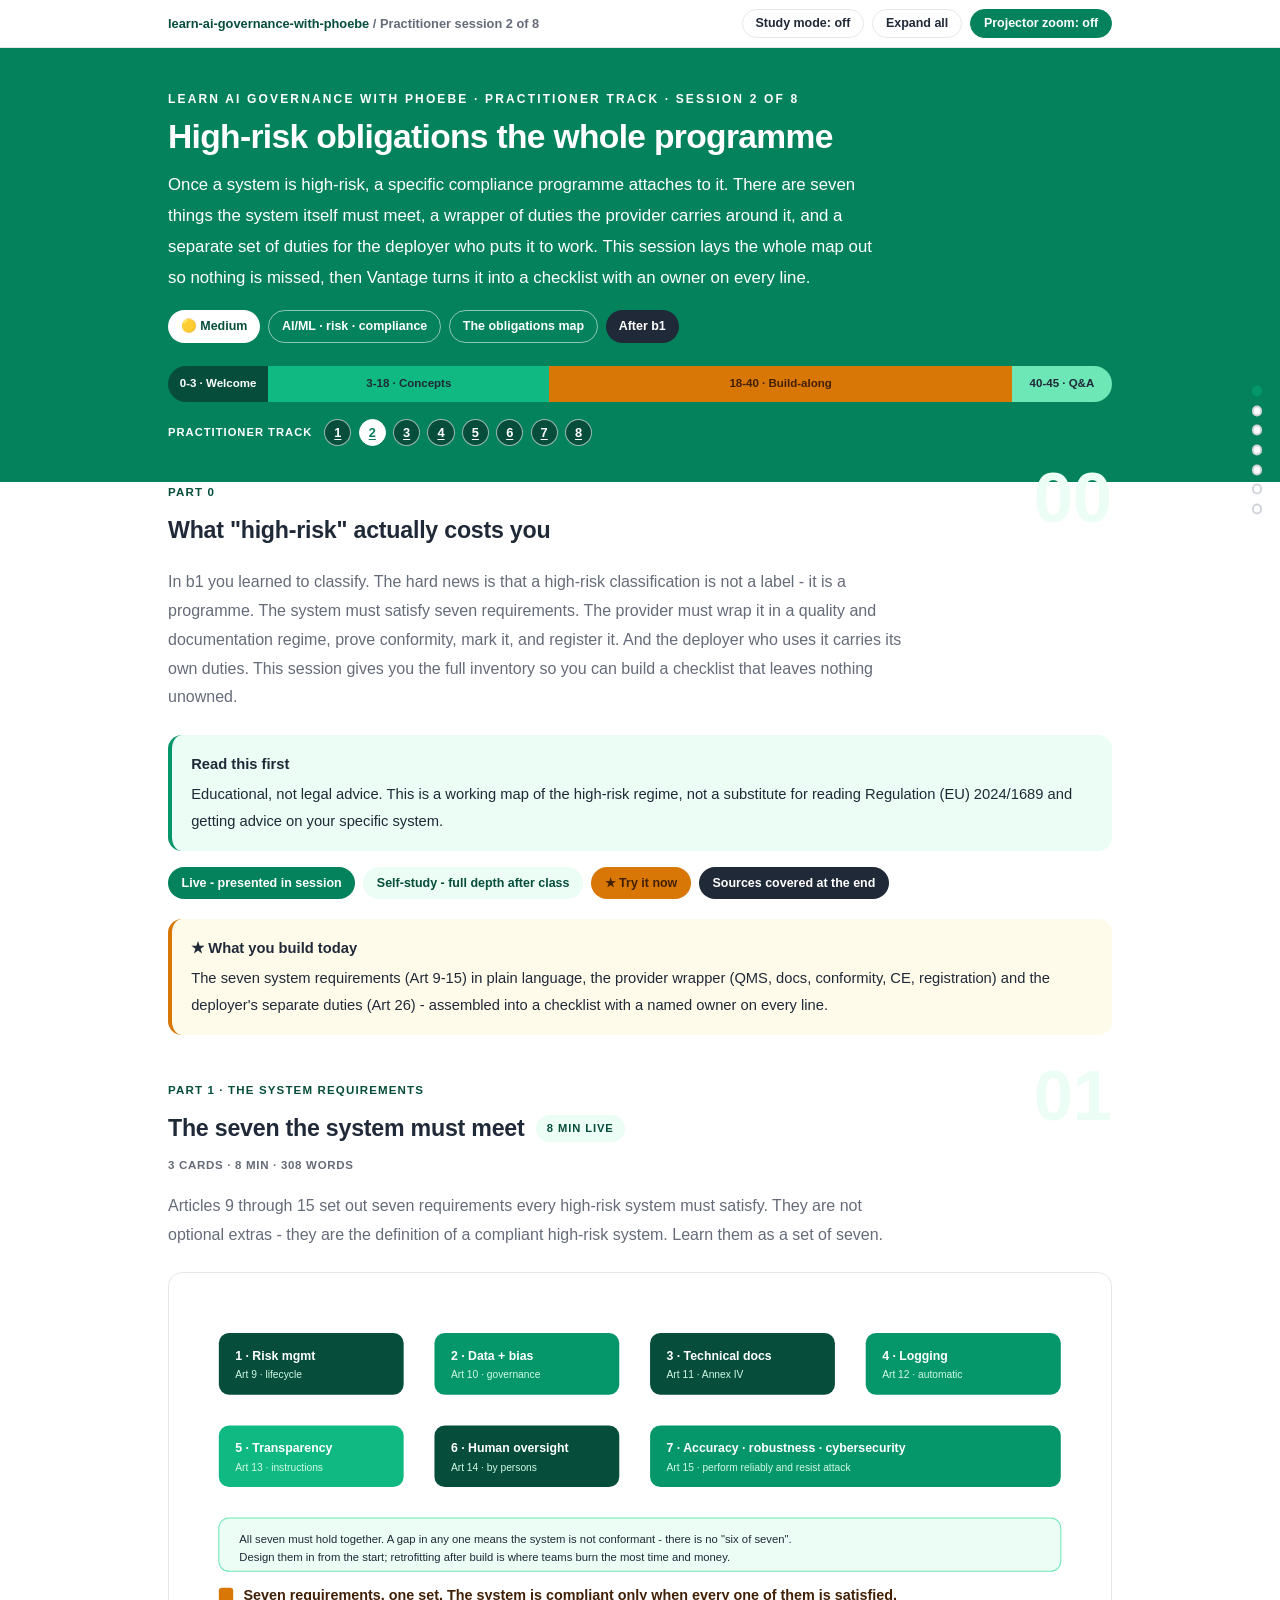
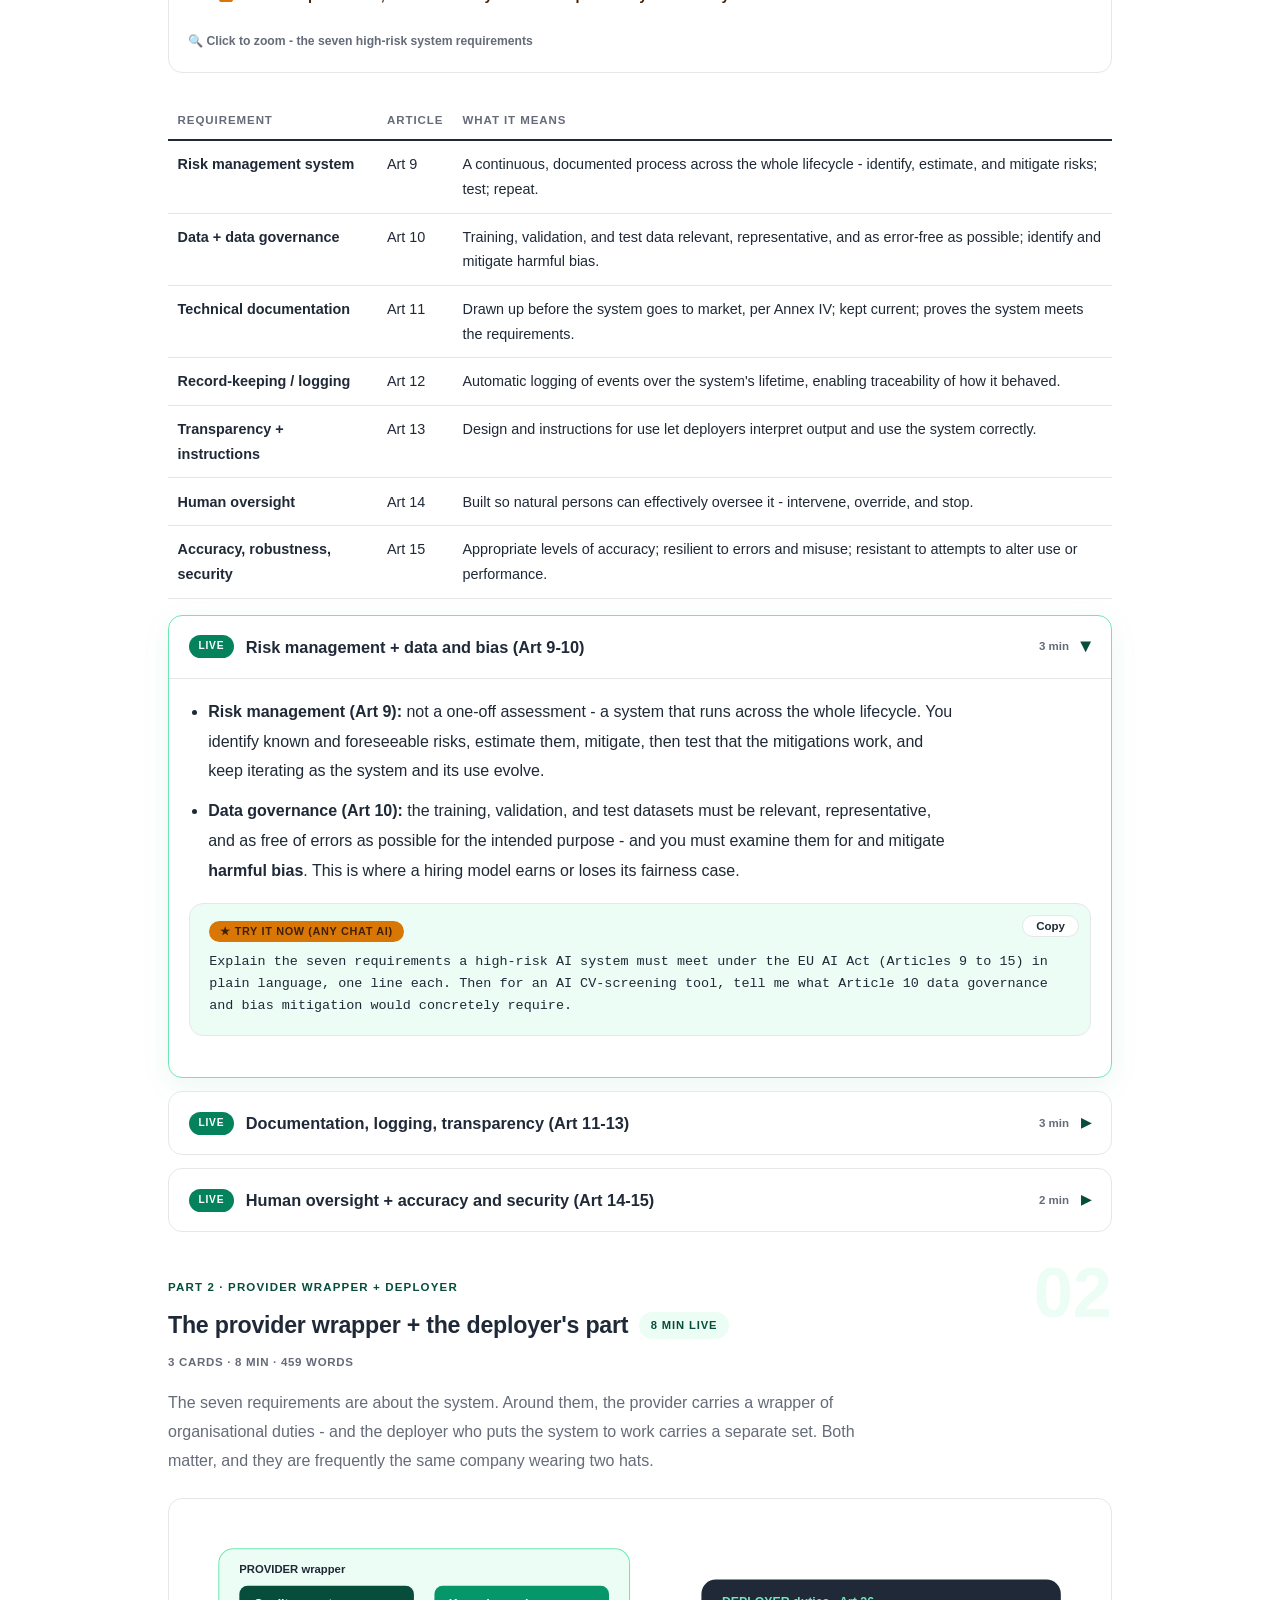
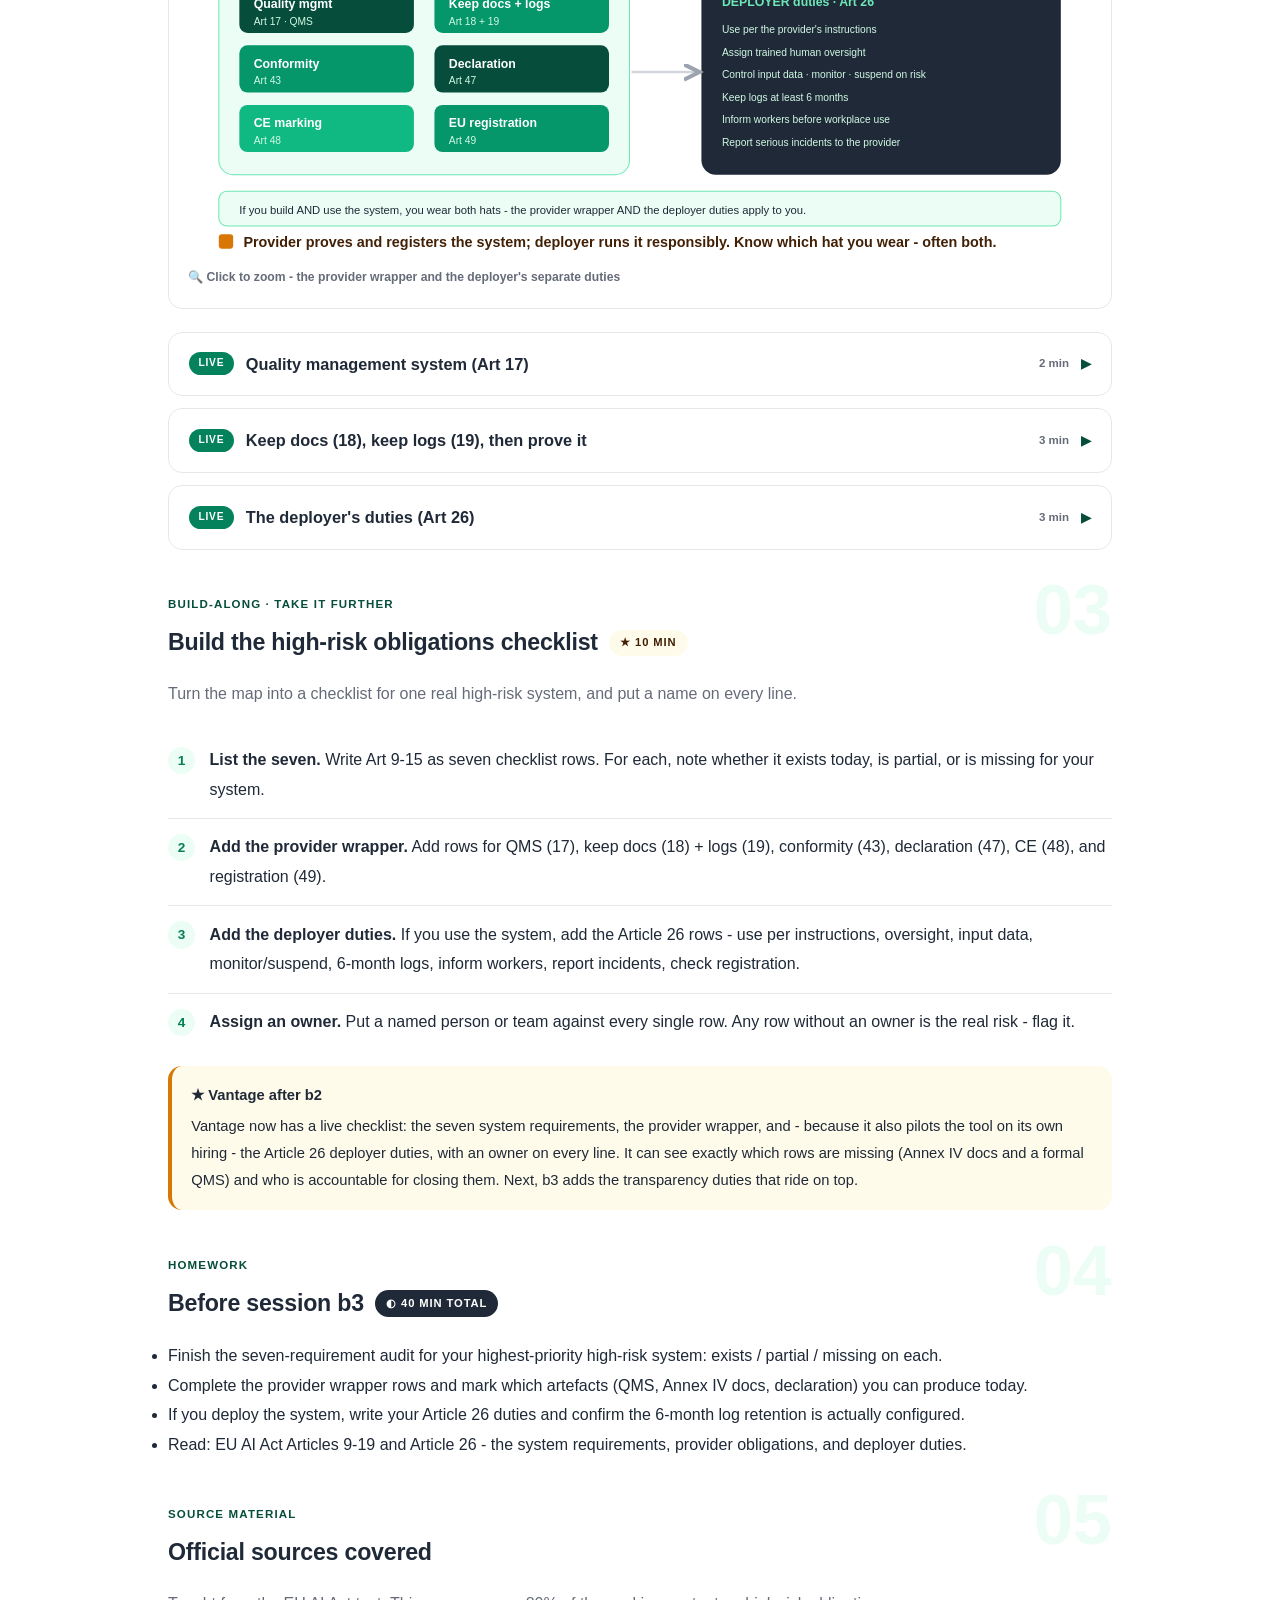
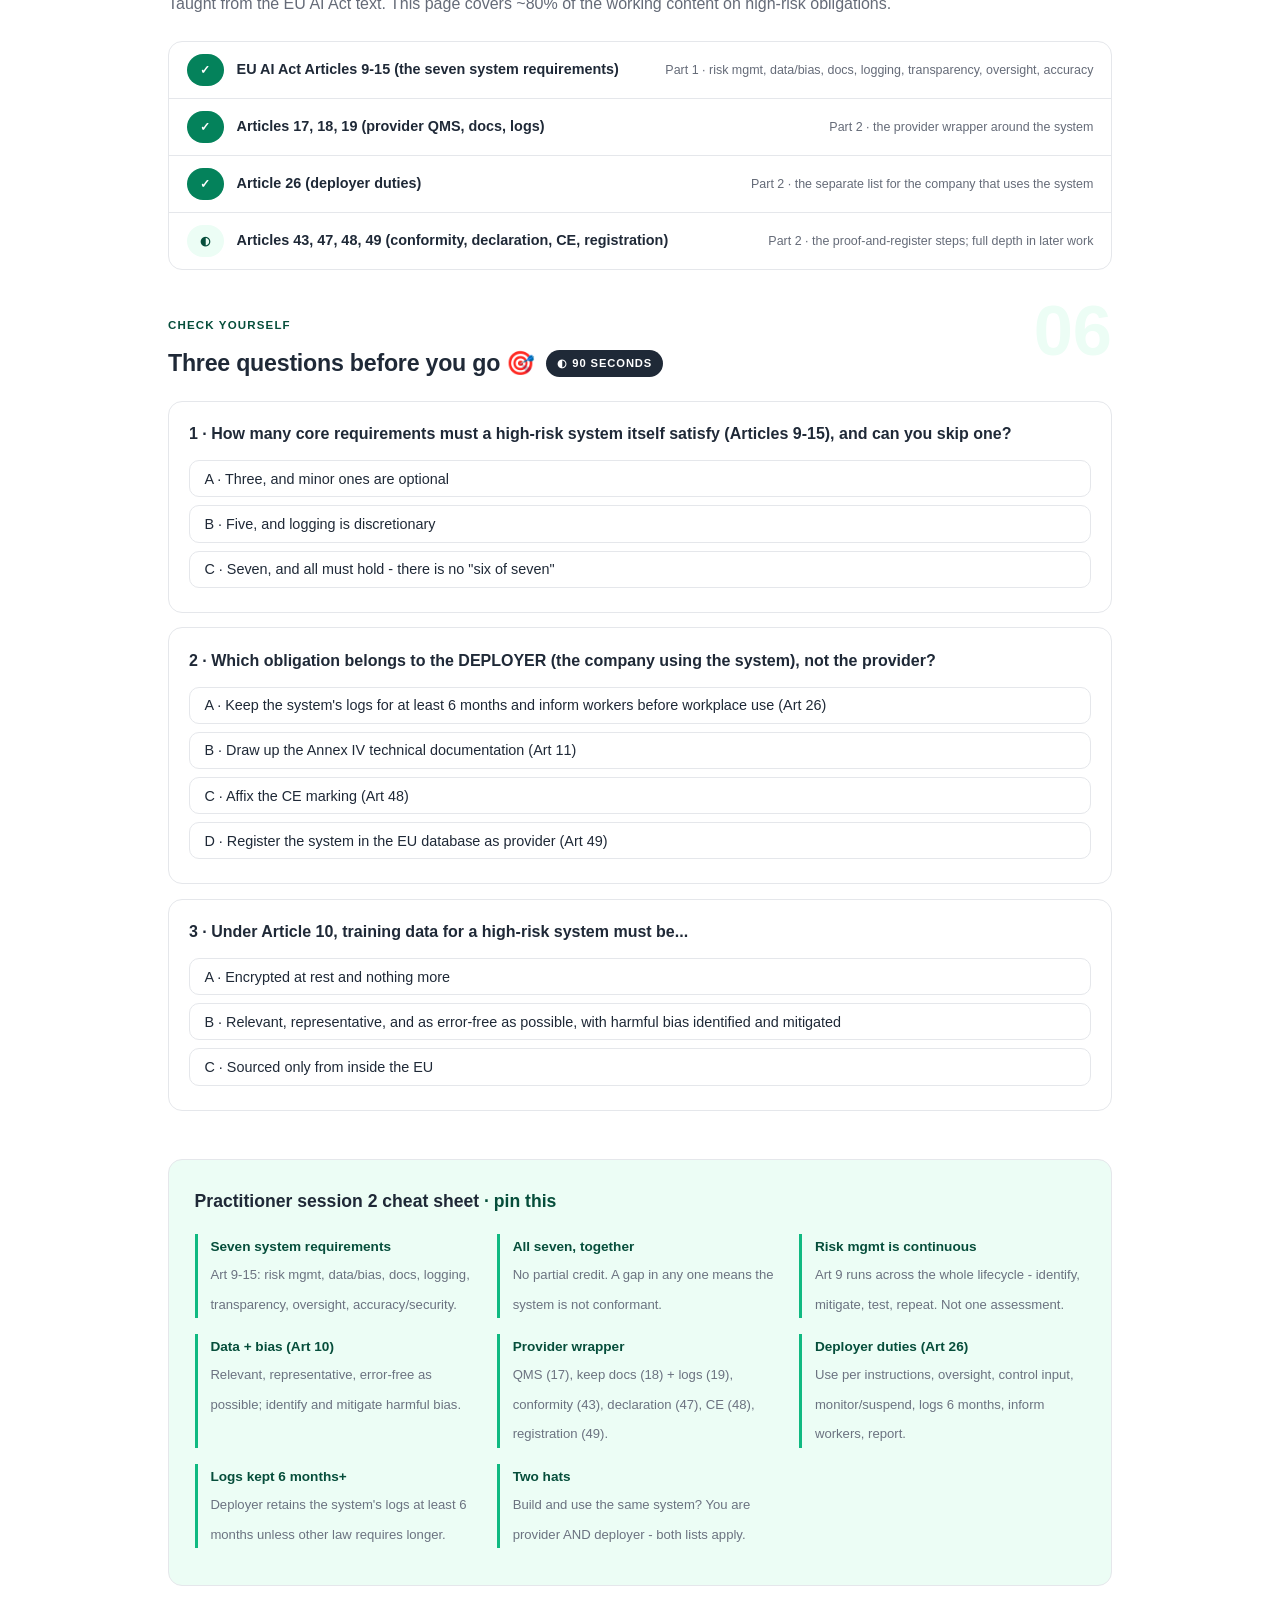
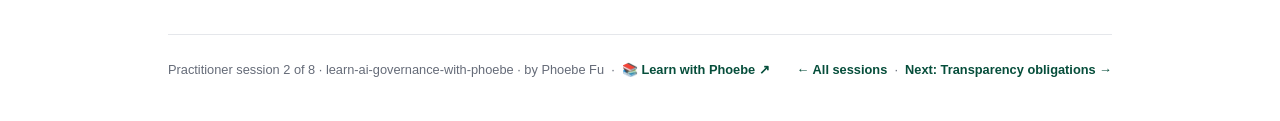
<file: courses/b2-high-risk-obligations.html>
<!DOCTYPE html>
<html lang="en">
<head>
<meta charset="UTF-8">
<meta name="viewport" content="width=device-width, initial-scale=1.0">
<!-- social:start -->
<meta name="description" content="Practitioner session 2 of 8. In b1 you learned to classify. The hard news is that a high-risk classification is not a label - it is a programme. The system must satisfy seven requirements. The...">
<meta property="og:type" content="article">
<meta property="og:site_name" content="Learn with Phoebe">
<meta property="og:title" content="High-risk obligations the whole programme - learn AI governance with phoebe">
<meta property="og:description" content="Practitioner session 2 of 8. In b1 you learned to classify. The hard news is that a high-risk classification is not a label - it is a programme. The system must satisfy seven requirements. The...">
<meta property="og:url" content="https://phoebefu6.github.io/learn-ai-governance-with-phoebe/courses/b2-high-risk-obligations.html">
<meta property="og:image" content="https://phoebefu6.github.io/learn-ai-governance-with-phoebe/assets/og-cover.png">
<meta property="og:image:width" content="1200">
<meta property="og:image:height" content="630">
<meta name="twitter:card" content="summary_large_image">
<meta name="twitter:title" content="High-risk obligations the whole programme - learn AI governance with phoebe">
<meta name="twitter:description" content="Practitioner session 2 of 8. In b1 you learned to classify. The hard news is that a high-risk classification is not a label - it is a programme. The system must satisfy seven requirements. The...">
<meta name="twitter:image" content="https://phoebefu6.github.io/learn-ai-governance-with-phoebe/assets/og-cover.png">
<!-- social:end -->
<title>Practitioner session 2 · High-risk obligations - learn AI governance with phoebe</title>
<link rel="stylesheet" href="../assets/style.css?v=32">
</head>
<body>

<div class="toolbar">
  <div class="wrap">
    <span class="crumb"><a href="../index.html">learn-ai-governance-with-phoebe</a> / Practitioner session 2 of 8</span>
    <button class="btn" id="toggle-all" type="button">Expand all</button>
    <button class="btn primary" id="zoom-toggle" type="button">Projector zoom: off</button>
  </div>
</div>

<header class="masthead">
  <div class="wrap">
    <div class="eyebrow">Learn AI Governance with Phoebe · Practitioner track · Session 2 of 8</div>
    <h1>High-risk obligations <span class="accent">the whole programme</span></h1>
    <p class="sub">Once a system is high-risk, a specific compliance programme attaches to it. There are seven things the system itself must meet, a wrapper of duties the provider carries around it, and a separate set of duties for the deployer who puts it to work. This session lays the whole map out so nothing is missed, then Vantage turns it into a checklist with an owner on every line.</p>
    <div class="chip-row">
      <span class="chip level">🟡 Medium</span>
      <span class="chip audience">AI/ML · risk · compliance</span>
      <span class="chip audience">The obligations map</span>
      <span class="chip time">After b1</span>
    </div>
    <div class="agenda">
      <span class="a1" style="flex:1">0-3 · Welcome</span>
      <span class="a2" style="flex:3">3-18 · Concepts</span>
      <span class="a3" style="flex:5">18-40 · Build-along</span>
      <span class="a4" style="flex:1">40-45 · Q&amp;A</span>
    </div>
  </div>
</header>

<main class="wrap">

  <section class="section" id="intro">
    <div class="section-kicker"><span class="klabel">Part 0</span><h2>What "high-risk" actually costs you</h2></div>
    <p class="lede">In b1 you learned to classify. The hard news is that a high-risk classification is not a label - it is a programme. The system must satisfy seven requirements. The provider must wrap it in a quality and documentation regime, prove conformity, mark it, and register it. And the deployer who uses it carries its own duties. This session gives you the full inventory so you can build a checklist that leaves nothing unowned.</p>
    <div class="callout tip"><strong>Read this first</strong> Educational, not legal advice. This is a working map of the high-risk regime, not a substitute for reading Regulation (EU) 2024/1689 and getting advice on your specific system.</div>
    <div class="legend">
      <span class="pill solid">Live - presented in session</span>
      <span class="pill light">Self-study - full depth after class</span>
      <span class="pill peach">★ Try it now</span>
      <span class="pill inkpill">Sources covered at the end</span>
    </div>
    <div class="callout win"><strong>★ What you build today</strong> The seven system requirements (Art 9-15) in plain language, the provider wrapper (QMS, docs, conformity, CE, registration) and the deployer's separate duties (Art 26) - assembled into a checklist with a named owner on every line.</div>
  </section>

  <section class="section" id="seven">
    <div class="section-kicker"><span class="klabel">Part 1 · the system requirements</span><h2>The seven the system must meet <span class="tag concept">8 min live</span></h2></div>
    <p class="lede">Articles 9 through 15 set out seven requirements every high-risk system must satisfy. They are not optional extras - they are the definition of a compliant high-risk system. Learn them as a set of seven.</p>

    <figure class="zoomable">
      <svg viewBox="0 0 880 320" xmlns="http://www.w3.org/2000/svg" role="img" aria-label="Seven requirements a high-risk system must meet: risk management, data governance, technical documentation, logging, transparency, human oversight, accuracy and security">
        <style>
          .b2oT { font: 700 12px Inter, sans-serif; fill: #FFFFFF; }
          .b2oW { font: 400 10px Inter, sans-serif; fill: #D1FAE5; }
          .b2oS { font: 400 11px Inter, sans-serif; fill: #1F2937; }
          .b2oN { font: 600 14px Inter, sans-serif; fill: #422006; }
        </style>
        <rect x="30" y="40" width="180" height="60" rx="10" fill="#064E3B"/><text class="b2oT" x="46" y="66">1 · Risk mgmt</text><text class="b2oW" x="46" y="84">Art 9 · lifecycle</text>
        <rect x="240" y="40" width="180" height="60" rx="10" fill="#059669"/><text class="b2oT" x="256" y="66">2 · Data + bias</text><text class="b2oW" x="256" y="84">Art 10 · governance</text>
        <rect x="450" y="40" width="180" height="60" rx="10" fill="#064E3B"/><text class="b2oT" x="466" y="66">3 · Technical docs</text><text class="b2oW" x="466" y="84">Art 11 · Annex IV</text>
        <rect x="660" y="40" width="190" height="60" rx="10" fill="#059669"/><text class="b2oT" x="676" y="66">4 · Logging</text><text class="b2oW" x="676" y="84">Art 12 · automatic</text>
        <rect x="30" y="130" width="180" height="60" rx="10" fill="#10B981"/><text class="b2oT" x="46" y="156">5 · Transparency</text><text class="b2oW" x="46" y="174">Art 13 · instructions</text>
        <rect x="240" y="130" width="180" height="60" rx="10" fill="#064E3B"/><text class="b2oT" x="256" y="156">6 · Human oversight</text><text class="b2oW" x="256" y="174">Art 14 · by persons</text>
        <rect x="450" y="130" width="400" height="60" rx="10" fill="#059669"/><text class="b2oT" x="466" y="156">7 · Accuracy · robustness · cybersecurity</text><text class="b2oW" x="466" y="174">Art 15 · perform reliably and resist attack</text>
        <rect x="30" y="220" width="820" height="52" rx="10" fill="#ECFDF5" stroke="#6EE7B7"/><text class="b2oS" x="50" y="244">All seven must hold together. A gap in any one means the system is not conformant - there is no "six of seven".</text><text class="b2oS" x="50" y="262">Design them in from the start; retrofitting after build is where teams burn the most time and money.</text>
        <rect x="30" y="288" width="14" height="14" rx="3" fill="#D97706"/>
        <text class="b2oN" x="54" y="300">Seven requirements, one set. The system is compliant only when every one of them is satisfied.</text>
      </svg>
      <figcaption>🔍 Click to zoom - the seven high-risk system requirements</figcaption>
    </figure>

    <table class="clean">
      <thead><tr><th>Requirement</th><th>Article</th><th>What it means</th></tr></thead>
      <tbody>
        <tr><td>Risk management system</td><td>Art 9</td><td>A continuous, documented process across the whole lifecycle - identify, estimate, and mitigate risks; test; repeat.</td></tr>
        <tr><td>Data + data governance</td><td>Art 10</td><td>Training, validation, and test data relevant, representative, and as error-free as possible; identify and mitigate harmful bias.</td></tr>
        <tr><td>Technical documentation</td><td>Art 11</td><td>Drawn up before the system goes to market, per Annex IV; kept current; proves the system meets the requirements.</td></tr>
        <tr><td>Record-keeping / logging</td><td>Art 12</td><td>Automatic logging of events over the system's lifetime, enabling traceability of how it behaved.</td></tr>
        <tr><td>Transparency + instructions</td><td>Art 13</td><td>Design and instructions for use let deployers interpret output and use the system correctly.</td></tr>
        <tr><td>Human oversight</td><td>Art 14</td><td>Built so natural persons can effectively oversee it - intervene, override, and stop.</td></tr>
        <tr><td>Accuracy, robustness, security</td><td>Art 15</td><td>Appropriate levels of accuracy; resilient to errors and misuse; resistant to attempts to alter use or performance.</td></tr>
      </tbody>
    </table>

    <details class="card" open>
      <summary><span class="mode live">Live</span>Risk management + data and bias (Art 9-10)<span class="mini">3 min</span><span class="caret">▶</span></summary>
      <div class="body">
        <ul>
          <li><strong>Risk management (Art 9):</strong> not a one-off assessment - a system that runs across the whole lifecycle. You identify known and foreseeable risks, estimate them, mitigate, then test that the mitigations work, and keep iterating as the system and its use evolve.</li>
          <li><strong>Data governance (Art 10):</strong> the training, validation, and test datasets must be relevant, representative, and as free of errors as possible for the intended purpose - and you must examine them for and mitigate <strong>harmful bias</strong>. This is where a hiring model earns or loses its fairness case.</li>
        </ul>
        <div class="prompt-box good"><span class="label">★ Try it now (any chat AI)</span>Explain the seven requirements a high-risk AI system must meet under the EU AI Act (Articles 9 to 15) in plain language, one line each. Then for an AI CV-screening tool, tell me what Article 10 data governance and bias mitigation would concretely require.</div>
      </div>
    </details>

    <details class="card">
      <summary><span class="mode live">Live</span>Documentation, logging, transparency (Art 11-13)<span class="mini">3 min</span><span class="caret">▶</span></summary>
      <div class="body">
        <ul>
          <li><strong>Technical documentation (Art 11):</strong> drawn up before the system is placed on the market, following Annex IV, and kept up to date. It is the evidence file that shows the system meets the requirements.</li>
          <li><strong>Record-keeping (Art 12):</strong> the system logs events automatically over its lifetime, so behaviour is traceable and post-market monitoring and incident review are possible.</li>
          <li><strong>Transparency + instructions (Art 13):</strong> the system and its instructions for use are designed so a deployer can understand and correctly interpret its output - capabilities, limitations, and the conditions it was built for.</li>
        </ul>
      </div>
    </details>

    <details class="card">
      <summary><span class="mode live">Live</span>Human oversight + accuracy and security (Art 14-15)<span class="mini">2 min</span><span class="caret">▶</span></summary>
      <div class="body">
        <ul>
          <li><strong>Human oversight (Art 14):</strong> the system is designed so natural persons can effectively oversee it while in use - understand it, monitor it, spot when to intervene, and override or stop it. Oversight has to be genuinely possible, not a rubber stamp.</li>
          <li><strong>Accuracy, robustness, cybersecurity (Art 15):</strong> the system performs at an appropriate accuracy level, is resilient to errors and misuse, and resists attempts to alter its use or performance (for example data poisoning or adversarial attacks).</li>
        </ul>
      </div>
    </details>
  </section>

  <section class="section" id="wrapper">
    <div class="section-kicker"><span class="klabel">Part 2 · provider wrapper + deployer</span><h2>The provider wrapper + the deployer's part <span class="tag concept">8 min live</span></h2></div>
    <p class="lede">The seven requirements are about the system. Around them, the provider carries a wrapper of organisational duties - and the deployer who puts the system to work carries a separate set. Both matter, and they are frequently the same company wearing two hats.</p>

    <figure class="zoomable">
      <svg viewBox="0 0 880 330" xmlns="http://www.w3.org/2000/svg" role="img" aria-label="Provider duties wrap the seven system requirements: quality management, documentation, logs, conformity, CE marking, registration; deployer carries use, oversight, logs, and incident duties">
        <style>
          .b2pT { font: 700 12px Inter, sans-serif; fill: #FFFFFF; }
          .b2pW { font: 400 10px Inter, sans-serif; fill: #D1FAE5; }
          .b2pS { font: 400 11px Inter, sans-serif; fill: #1F2937; }
          .b2pN { font: 600 14px Inter, sans-serif; fill: #422006; }
          .b2pArr { stroke: #D1D5DB; stroke-width: 2.5; fill: none; marker-end: url(#b2pAh); }
        </style>
        <defs><marker id="b2pAh" markerWidth="9" markerHeight="9" refX="6" refY="3" orient="auto"><path d="M0,0 L6,3 L0,6" fill="none" stroke="#9CA3AF" stroke-width="1.6"/></marker></defs>
        <rect x="30" y="30" width="400" height="220" rx="14" fill="#ECFDF5" stroke="#6EE7B7"/>
        <text class="b2pS" x="50" y="54" style="font-weight:700">PROVIDER wrapper</text>
        <rect x="50" y="66" width="170" height="46" rx="8" fill="#064E3B"/><text class="b2pT" x="64" y="88">Quality mgmt</text><text class="b2pW" x="64" y="104">Art 17 · QMS</text>
        <rect x="240" y="66" width="170" height="46" rx="8" fill="#059669"/><text class="b2pT" x="254" y="88">Keep docs + logs</text><text class="b2pW" x="254" y="104">Art 18 + 19</text>
        <rect x="50" y="124" width="170" height="46" rx="8" fill="#059669"/><text class="b2pT" x="64" y="146">Conformity</text><text class="b2pW" x="64" y="162">Art 43</text>
        <rect x="240" y="124" width="170" height="46" rx="8" fill="#064E3B"/><text class="b2pT" x="254" y="146">Declaration</text><text class="b2pW" x="254" y="162">Art 47</text>
        <rect x="50" y="182" width="170" height="46" rx="8" fill="#10B981"/><text class="b2pT" x="64" y="204">CE marking</text><text class="b2pW" x="64" y="220">Art 48</text>
        <rect x="240" y="182" width="170" height="46" rx="8" fill="#059669"/><text class="b2pT" x="254" y="204">EU registration</text><text class="b2pW" x="254" y="220">Art 49</text>
        <rect x="500" y="60" width="350" height="190" rx="14" fill="#1F2937"/>
        <text class="b2pT" x="520" y="86" style="fill:#6EE7B7;font-weight:700">DEPLOYER duties · Art 26</text>
        <text class="b2pW" x="520" y="112">Use per the provider's instructions</text>
        <text class="b2pW" x="520" y="134">Assign trained human oversight</text>
        <text class="b2pW" x="520" y="156">Control input data · monitor · suspend on risk</text>
        <text class="b2pW" x="520" y="178">Keep logs at least 6 months</text>
        <text class="b2pW" x="520" y="200">Inform workers before workplace use</text>
        <text class="b2pW" x="520" y="222">Report serious incidents to the provider</text>
        <line class="b2pArr" x1="432" y1="150" x2="498" y2="150"/>
        <rect x="30" y="266" width="820" height="34" rx="8" fill="#ECFDF5" stroke="#6EE7B7"/><text class="b2pS" x="50" y="288">If you build AND use the system, you wear both hats - the provider wrapper AND the deployer duties apply to you.</text>
        <rect x="30" y="308" width="14" height="14" rx="3" fill="#D97706"/>
        <text class="b2pN" x="54" y="320">Provider proves and registers the system; deployer runs it responsibly. Know which hat you wear - often both.</text>
      </svg>
      <figcaption>🔍 Click to zoom - the provider wrapper and the deployer's separate duties</figcaption>
    </figure>

    <details class="card">
      <summary><span class="mode live">Live</span>Quality management system (Art 17)<span class="mini">2 min</span><span class="caret">▶</span></summary>
      <div class="body">
        <ul>
          <li><strong>QMS (Art 17):</strong> the provider must run a documented quality management system - written policies, procedures, and instructions covering the whole compliance strategy: design, development, testing, data management, risk management, post-market monitoring, and record-keeping.</li>
          <li><strong>Why it exists:</strong> it is the organisational backbone that makes the seven system requirements repeatable and auditable, not a one-time heroic effort for one release.</li>
        </ul>
      </div>
    </details>

    <details class="card">
      <summary><span class="mode live">Live</span>Keep docs (18), keep logs (19), then prove it<span class="mini">3 min</span><span class="caret">▶</span></summary>
      <div class="body">
        <ul>
          <li><strong>Keep documentation (Art 18):</strong> retain the technical documentation, QMS records, approvals, and changes, and make them available to authorities on request for the required period.</li>
          <li><strong>Keep logs (Art 19):</strong> retain the automatically generated logs (from Art 12) to the extent they are under the provider's control.</li>
          <li><strong>Conformity assessment (Art 43):</strong> before the system goes to market, run the applicable conformity assessment procedure to demonstrate it meets the requirements.</li>
          <li><strong>Declaration of conformity (Art 47) + CE marking (Art 48):</strong> draw up the EU declaration of conformity and affix the CE marking - the visible sign it has passed.</li>
          <li><strong>EU database registration (Art 49):</strong> register the high-risk system in the EU database before placing it on the market.</li>
        </ul>
        <div class="callout example"><span class="ex-pill">Real world</span><p><strong>Vantage builds the seven for its hiring tool.</strong> Vantage, a Singapore firm selling a CV-screening tool into the EU, is the provider. It stands up an Article 9 risk process, cleans and de-biases its training data under Article 10, writes the Annex IV documentation, wires in Article 12 logging, designs Article 14 oversight so a recruiter can override any ranking, and hardens accuracy and security under Article 15. Then it wraps them: a QMS (Art 17), retained docs and logs (18 and 19), a conformity assessment (43), a declaration (47), CE marking (48), and EU-database registration (49). Only then can it ship.</p></div>
      </div>
    </details>

    <details class="card">
      <summary><span class="mode live">Live</span>The deployer's duties (Art 26)<span class="mini">3 min</span><span class="caret">▶</span></summary>
      <div class="body">
        <p>The company that <strong>uses</strong> a high-risk system is the deployer, and Article 26 gives it its own list - separate from the provider's:</p>
        <ul>
          <li><strong>Use per instructions:</strong> operate the system according to the provider's instructions for use.</li>
          <li><strong>Human oversight:</strong> assign oversight to natural persons who are competent, trained, and have the authority to act.</li>
          <li><strong>Input data:</strong> ensure input data is relevant and representative for the intended purpose, to the extent it controls that data.</li>
          <li><strong>Monitor + suspend:</strong> monitor operation, and where use may present a risk, suspend and inform the provider.</li>
          <li><strong>Keep logs:</strong> retain the logs the system generates for at least <strong>6 months</strong> (unless other law says otherwise).</li>
          <li><strong>Inform workers:</strong> before putting a high-risk system to use in the workplace, inform workers and their representatives.</li>
          <li><strong>Report incidents + check registration:</strong> report serious incidents, and check the system is registered in the EU database before use.</li>
        </ul>
        <div class="callout tip"><strong>Two hats warning</strong> If your company both builds a high-risk system and uses it internally, you are provider AND deployer - both lists apply. A frequent source of missed obligations is assuming one role covers everything.</div>
      </div>
    </details>
  </section>

  <section class="section" id="exercise">
    <div class="section-kicker"><span class="klabel">Build-along · take it further</span><h2>Build the high-risk obligations checklist <span class="tag demo">★ 10 min</span></h2></div>
    <p class="lede">Turn the map into a checklist for one real high-risk system, and put a name on every line.</p>
    <div class="steps">
      <div class="step"><p><strong>List the seven.</strong> Write Art 9-15 as seven checklist rows. For each, note whether it exists today, is partial, or is missing for your system.</p></div>
      <div class="step"><p><strong>Add the provider wrapper.</strong> Add rows for QMS (17), keep docs (18) + logs (19), conformity (43), declaration (47), CE (48), and registration (49).</p></div>
      <div class="step"><p><strong>Add the deployer duties.</strong> If you use the system, add the Article 26 rows - use per instructions, oversight, input data, monitor/suspend, 6-month logs, inform workers, report incidents, check registration.</p></div>
      <div class="step"><p><strong>Assign an owner.</strong> Put a named person or team against every single row. Any row without an owner is the real risk - flag it.</p></div>
    </div>
    <div class="callout win"><strong>★ Vantage after b2</strong> Vantage now has a live checklist: the seven system requirements, the provider wrapper, and - because it also pilots the tool on its own hiring - the Article 26 deployer duties, with an owner on every line. It can see exactly which rows are missing (Annex IV docs and a formal QMS) and who is accountable for closing them. Next, b3 adds the transparency duties that ride on top.</div>
  </section>

  <section class="section" id="homework">
    <div class="section-kicker"><span class="klabel">Homework</span><h2>Before session b3 <span class="tag exercise">◐ 40 min total</span></h2></div>
    <ul>
      <li>Finish the seven-requirement audit for your highest-priority high-risk system: exists / partial / missing on each.</li>
      <li>Complete the provider wrapper rows and mark which artefacts (QMS, Annex IV docs, declaration) you can produce today.</li>
      <li>If you deploy the system, write your Article 26 duties and confirm the 6-month log retention is actually configured.</li>
      <li>Read: EU AI Act Articles 9-19 and Article 26 - the system requirements, provider obligations, and deployer duties.</li>
    </ul>
  </section>

  <section class="section" id="official">
    <div class="section-kicker"><span class="klabel">Source material</span><h2>Official sources covered</h2></div>
    <p class="lede">Taught from the EU AI Act text. This page covers ~80% of the working content on high-risk obligations.</p>
    <div class="covered">
      <div class="covered-row"><span class="status pill solid">✓</span><span class="name">EU AI Act Articles 9-15 (the seven system requirements)</span><span class="note">Part 1 · risk mgmt, data/bias, docs, logging, transparency, oversight, accuracy</span></div>
      <div class="covered-row"><span class="status pill solid">✓</span><span class="name">Articles 17, 18, 19 (provider QMS, docs, logs)</span><span class="note">Part 2 · the provider wrapper around the system</span></div>
      <div class="covered-row"><span class="status pill solid">✓</span><span class="name">Article 26 (deployer duties)</span><span class="note">Part 2 · the separate list for the company that uses the system</span></div>
      <div class="covered-row"><span class="status pill light">◐</span><span class="name">Articles 43, 47, 48, 49 (conformity, declaration, CE, registration)</span><span class="note">Part 2 · the proof-and-register steps; full depth in later work</span></div>
    </div>
  </section>

  <section class="section" id="quiz">
    <div class="section-kicker"><span class="klabel">Check yourself</span><h2>Three questions before you go 🎯 <span class="tag exercise">◐ 90 seconds</span></h2></div>
    <div class="quiz-q" data-answer="2">
      <p class="qtext">1 · How many core requirements must a high-risk system itself satisfy (Articles 9-15), and can you skip one?</p>
      <button class="qopt" type="button">A · Three, and minor ones are optional</button>
      <button class="qopt" type="button">B · Five, and logging is discretionary</button>
      <button class="qopt" type="button">C · Seven, and all must hold - there is no "six of seven"</button>
      <p class="qwhy">Articles 9-15 set seven requirements: risk management, data governance, documentation, logging, transparency, human oversight, and accuracy/robustness/security. The system is compliant only when every one is met.</p>
    </div>
    <div class="quiz-q" data-answer="0">
      <p class="qtext">2 · Which obligation belongs to the DEPLOYER (the company using the system), not the provider?</p>
      <button class="qopt" type="button">A · Keep the system's logs for at least 6 months and inform workers before workplace use (Art 26)</button>
      <button class="qopt" type="button">B · Draw up the Annex IV technical documentation (Art 11)</button>
      <button class="qopt" type="button">C · Affix the CE marking (Art 48)</button>
      <button class="qopt" type="button">D · Register the system in the EU database as provider (Art 49)</button>
      <p class="qwhy">Article 26 is the deployer list: use per instructions, assign oversight, keep logs at least 6 months, inform workers, monitor and report. Documentation, CE marking, and provider registration sit with the provider.</p>
    </div>
    <div class="quiz-q" data-answer="1">
      <p class="qtext">3 · Under Article 10, training data for a high-risk system must be...</p>
      <button class="qopt" type="button">A · Encrypted at rest and nothing more</button>
      <button class="qopt" type="button">B · Relevant, representative, and as error-free as possible, with harmful bias identified and mitigated</button>
      <button class="qopt" type="button">C · Sourced only from inside the EU</button>
      <p class="qwhy">Article 10 requires training, validation, and test data to be relevant, representative, and as free of errors as possible for the purpose - and requires examining for and mitigating harmful bias.</p>
    </div>
    <p class="quiz-score"></p>
  </section>

  <section class="cheat" id="cheatsheet">
    <h3>Practitioner session 2 cheat sheet <span>· pin this</span></h3>
    <div class="grid-2">
      <div class="cheat-item"><b>Seven system requirements</b><span>Art 9-15: risk mgmt, data/bias, docs, logging, transparency, oversight, accuracy/security.</span></div>
      <div class="cheat-item"><b>All seven, together</b><span>No partial credit. A gap in any one means the system is not conformant.</span></div>
      <div class="cheat-item"><b>Risk mgmt is continuous</b><span>Art 9 runs across the whole lifecycle - identify, mitigate, test, repeat. Not one assessment.</span></div>
      <div class="cheat-item"><b>Data + bias (Art 10)</b><span>Relevant, representative, error-free as possible; identify and mitigate harmful bias.</span></div>
      <div class="cheat-item"><b>Provider wrapper</b><span>QMS (17), keep docs (18) + logs (19), conformity (43), declaration (47), CE (48), registration (49).</span></div>
      <div class="cheat-item"><b>Deployer duties (Art 26)</b><span>Use per instructions, oversight, control input, monitor/suspend, logs 6 months, inform workers, report.</span></div>
      <div class="cheat-item"><b>Logs kept 6 months+</b><span>Deployer retains the system's logs at least 6 months unless other law requires longer.</span></div>
      <div class="cheat-item"><b>Two hats</b><span>Build and use the same system? You are provider AND deployer - both lists apply.</span></div>
    </div>
  </section>

  <footer class="pagefoot">
    <span>Practitioner session 2 of 8 · learn-ai-governance-with-phoebe · by Phoebe Fu &nbsp;·&nbsp; 📚 <a href="https://phoebefu6.github.io/learn-with-phoebe/">Learn with Phoebe ↗</a></span>
    <span><a href="../index.html">← All sessions</a> &nbsp;·&nbsp; <a href="b3-transparency.html">Next: Transparency obligations →</a></span>
  </footer>

</main>

<script src="../assets/app.js?v=31"></script>
</body>
</html>
</file>
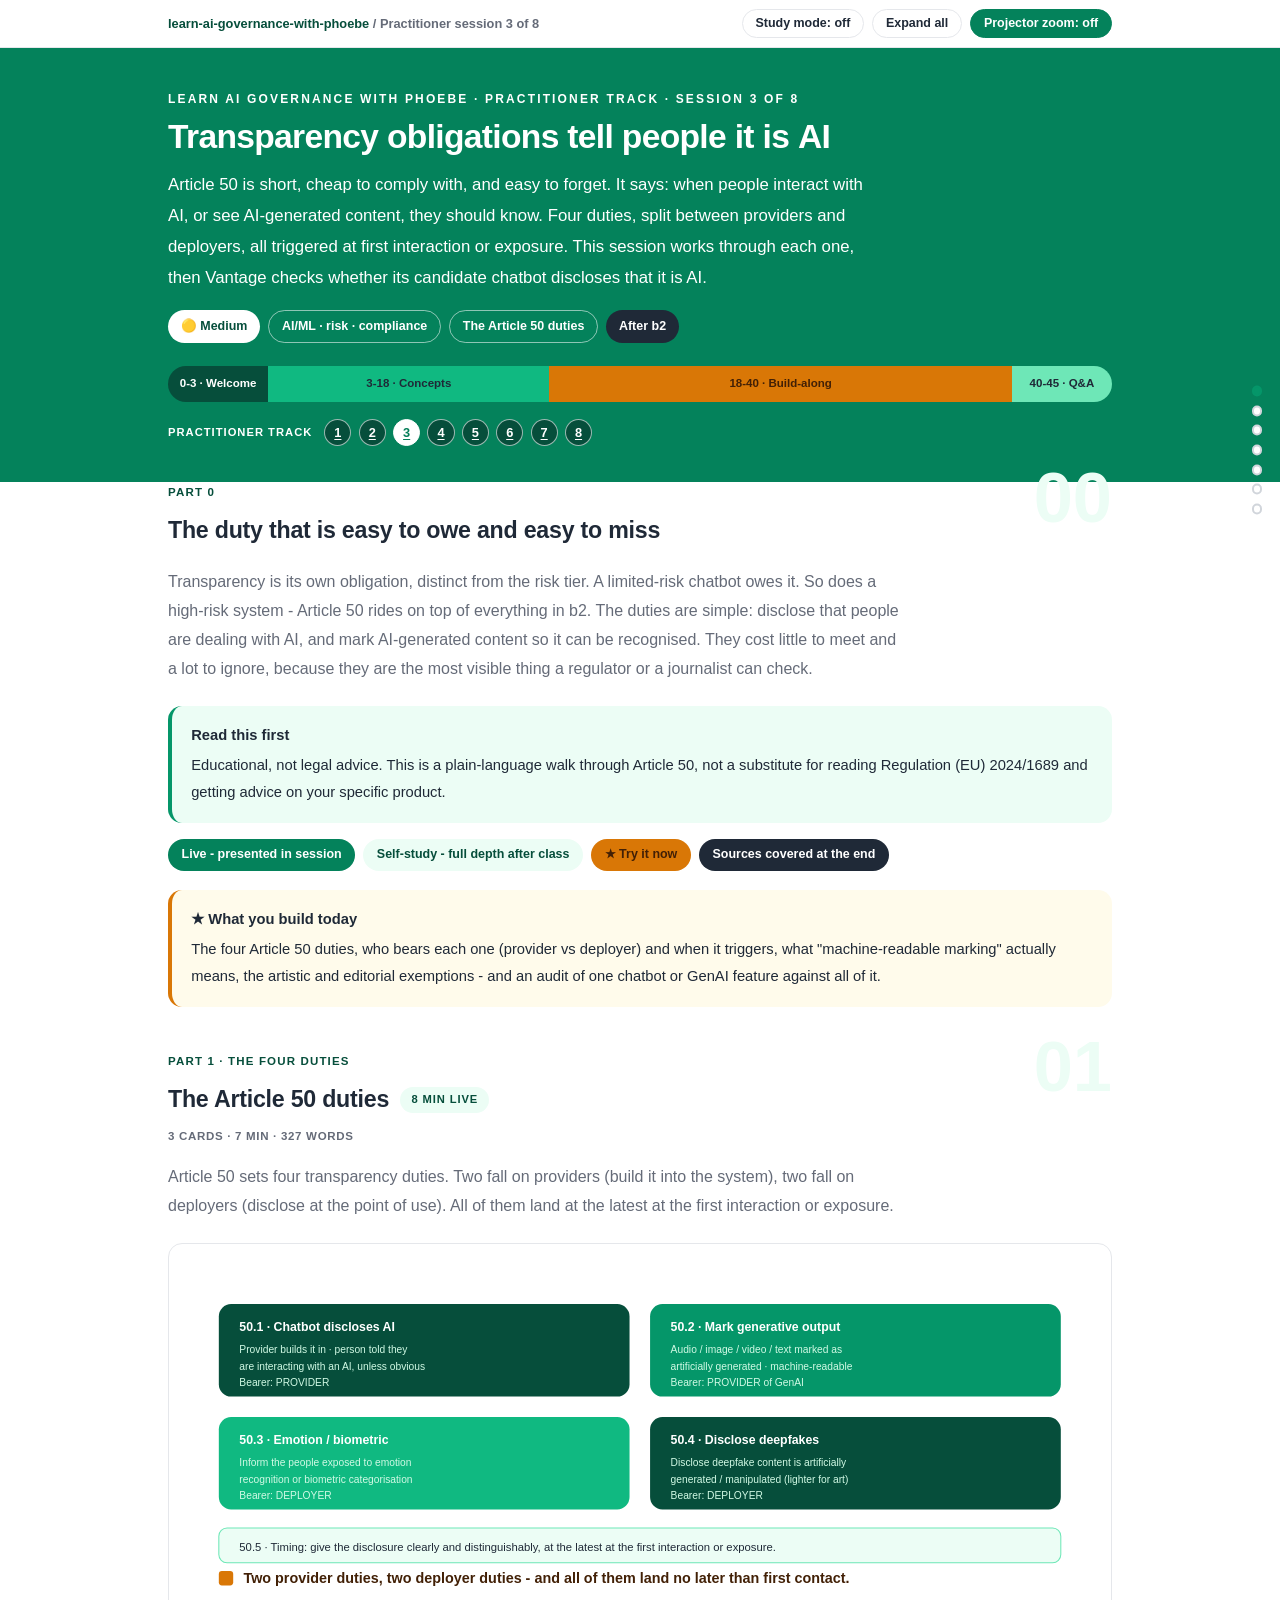
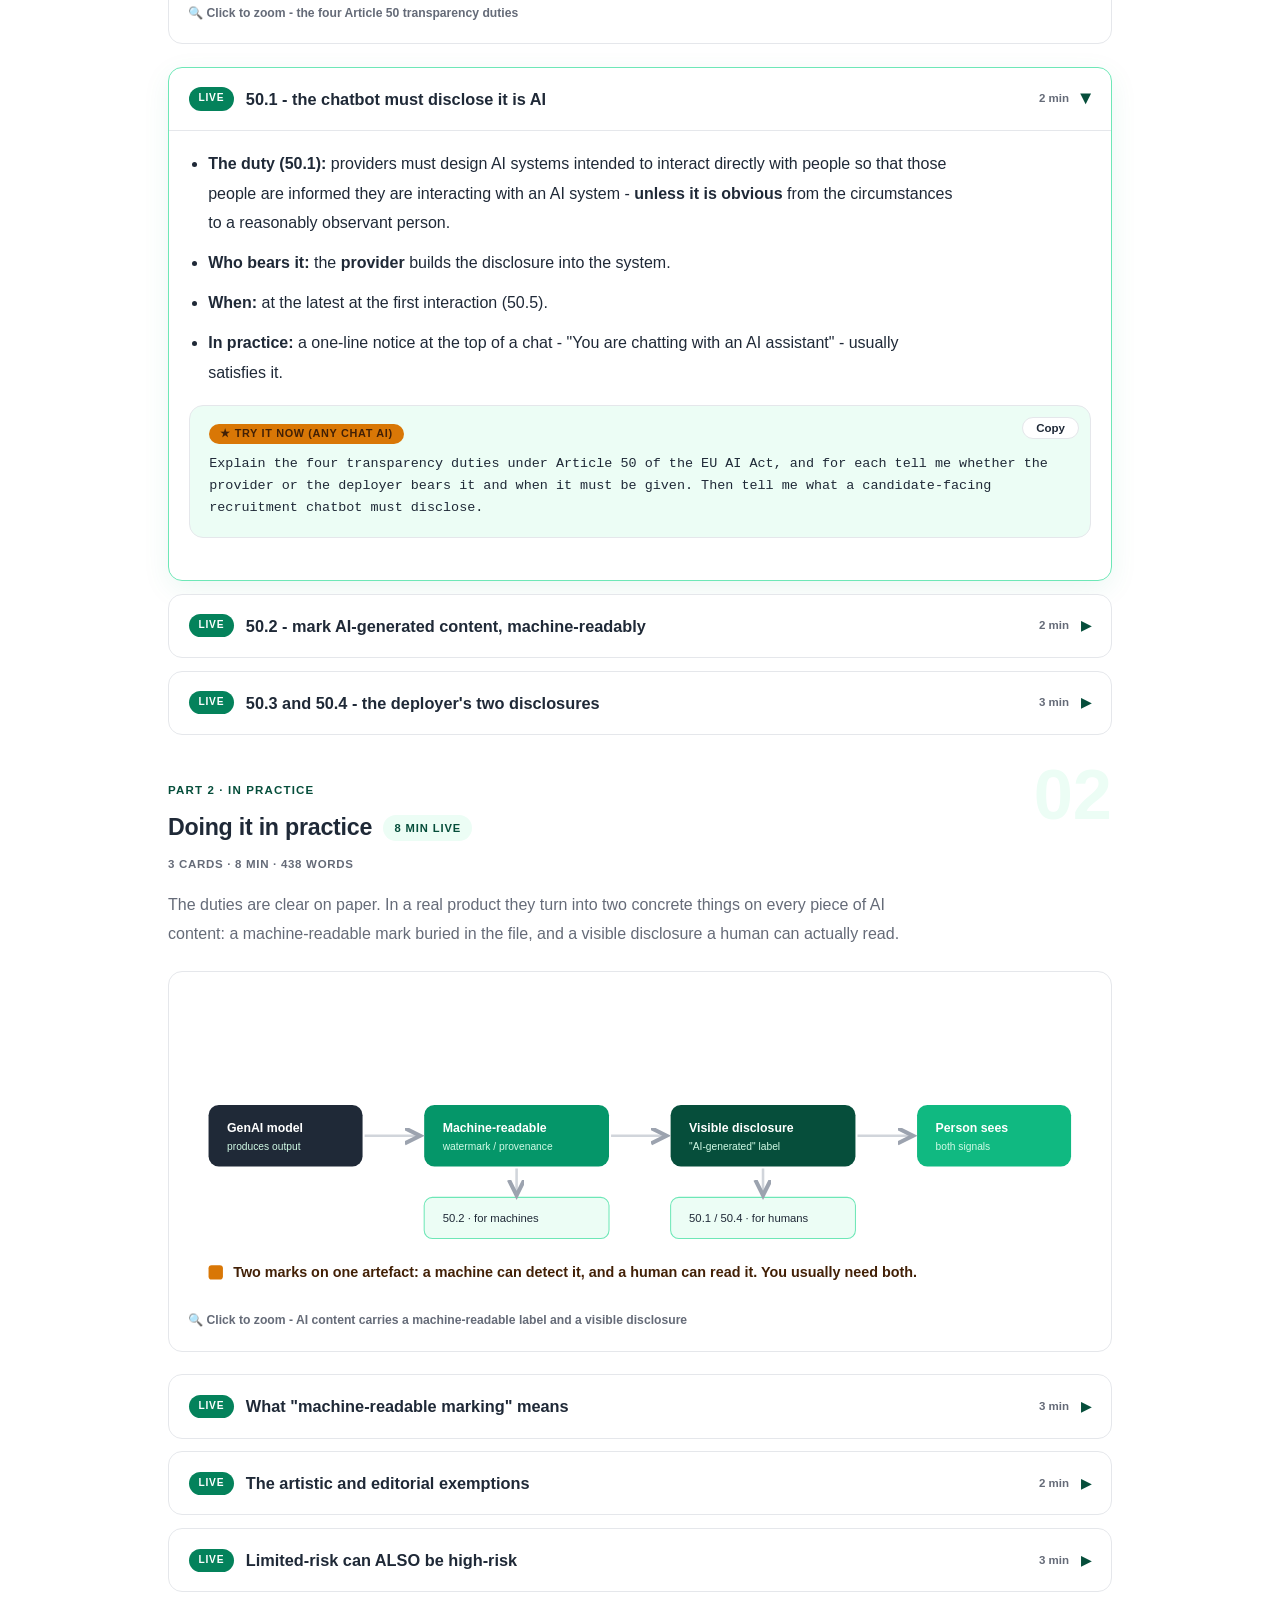
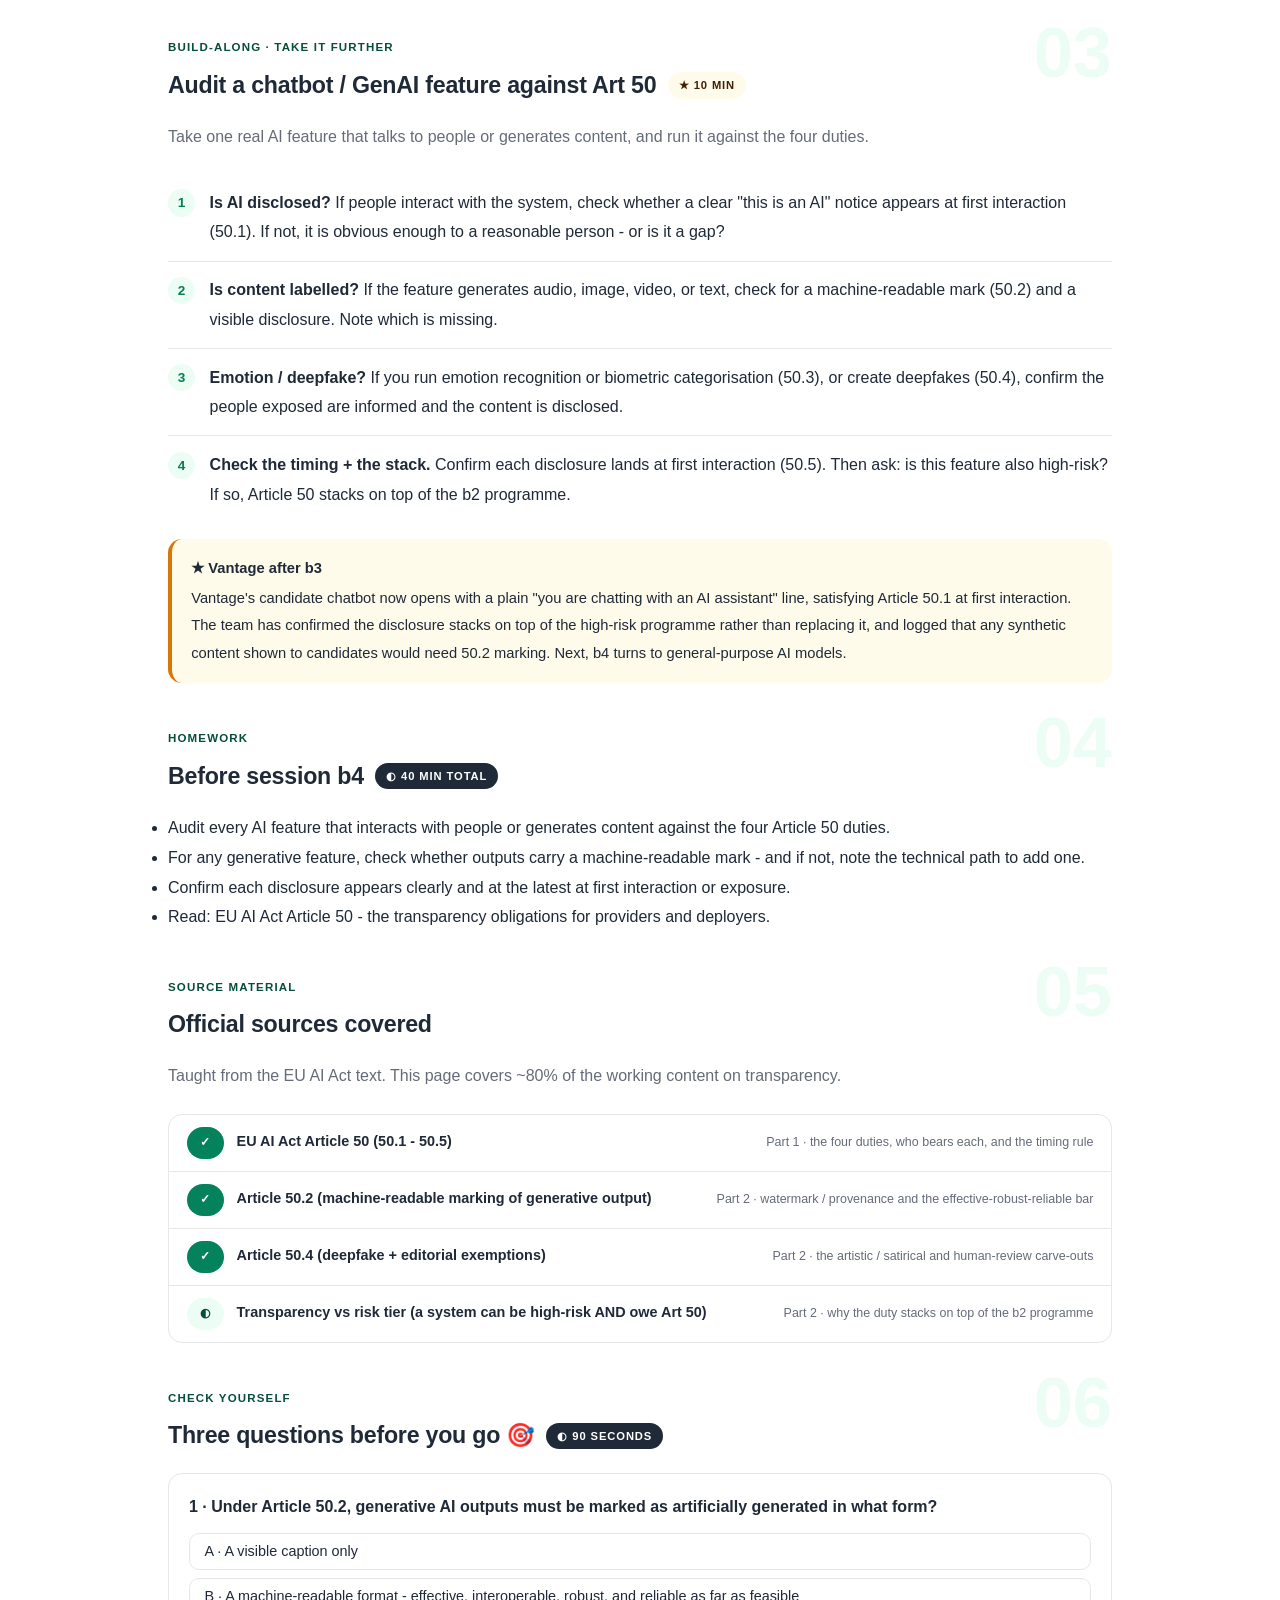
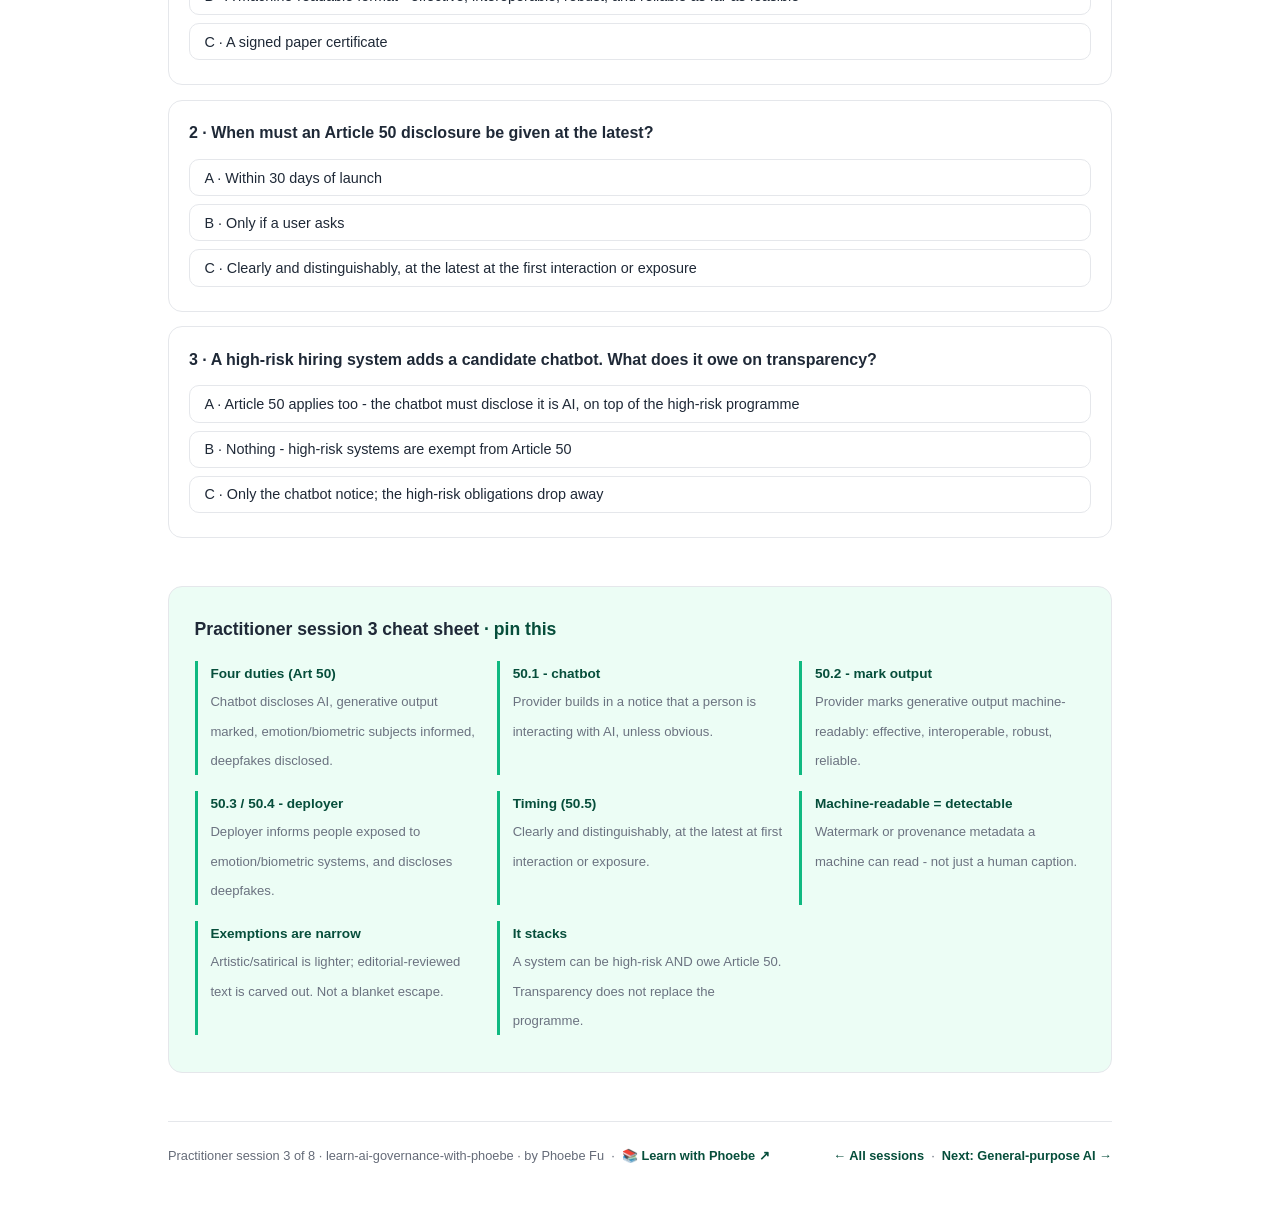
<file: courses/b3-transparency.html>
<!DOCTYPE html>
<html lang="en">
<head>
<meta charset="UTF-8">
<meta name="viewport" content="width=device-width, initial-scale=1.0">
<!-- social:start -->
<meta name="description" content="Practitioner session 3 of 8. Transparency is its own obligation, distinct from the risk tier. A limited-risk chatbot owes it. So does a high-risk system - Article 50 rides on top of everything in b2....">
<meta property="og:type" content="article">
<meta property="og:site_name" content="Learn with Phoebe">
<meta property="og:title" content="Transparency obligations tell people it is AI - learn AI governance with phoebe">
<meta property="og:description" content="Practitioner session 3 of 8. Transparency is its own obligation, distinct from the risk tier. A limited-risk chatbot owes it. So does a high-risk system - Article 50 rides on top of everything in b2....">
<meta property="og:url" content="https://phoebefu6.github.io/learn-ai-governance-with-phoebe/courses/b3-transparency.html">
<meta property="og:image" content="https://phoebefu6.github.io/learn-ai-governance-with-phoebe/assets/og-cover.png">
<meta property="og:image:width" content="1200">
<meta property="og:image:height" content="630">
<meta name="twitter:card" content="summary_large_image">
<meta name="twitter:title" content="Transparency obligations tell people it is AI - learn AI governance with phoebe">
<meta name="twitter:description" content="Practitioner session 3 of 8. Transparency is its own obligation, distinct from the risk tier. A limited-risk chatbot owes it. So does a high-risk system - Article 50 rides on top of everything in b2....">
<meta name="twitter:image" content="https://phoebefu6.github.io/learn-ai-governance-with-phoebe/assets/og-cover.png">
<!-- social:end -->
<title>Practitioner session 3 · Transparency obligations - learn AI governance with phoebe</title>
<link rel="stylesheet" href="../assets/style.css?v=32">
</head>
<body>

<div class="toolbar">
  <div class="wrap">
    <span class="crumb"><a href="../index.html">learn-ai-governance-with-phoebe</a> / Practitioner session 3 of 8</span>
    <button class="btn" id="toggle-all" type="button">Expand all</button>
    <button class="btn primary" id="zoom-toggle" type="button">Projector zoom: off</button>
  </div>
</div>

<header class="masthead">
  <div class="wrap">
    <div class="eyebrow">Learn AI Governance with Phoebe · Practitioner track · Session 3 of 8</div>
    <h1>Transparency obligations <span class="accent">tell people it is AI</span></h1>
    <p class="sub">Article 50 is short, cheap to comply with, and easy to forget. It says: when people interact with AI, or see AI-generated content, they should know. Four duties, split between providers and deployers, all triggered at first interaction or exposure. This session works through each one, then Vantage checks whether its candidate chatbot discloses that it is AI.</p>
    <div class="chip-row">
      <span class="chip level">🟡 Medium</span>
      <span class="chip audience">AI/ML · risk · compliance</span>
      <span class="chip audience">The Article 50 duties</span>
      <span class="chip time">After b2</span>
    </div>
    <div class="agenda">
      <span class="a1" style="flex:1">0-3 · Welcome</span>
      <span class="a2" style="flex:3">3-18 · Concepts</span>
      <span class="a3" style="flex:5">18-40 · Build-along</span>
      <span class="a4" style="flex:1">40-45 · Q&amp;A</span>
    </div>
  </div>
</header>

<main class="wrap">

  <section class="section" id="intro">
    <div class="section-kicker"><span class="klabel">Part 0</span><h2>The duty that is easy to owe and easy to miss</h2></div>
    <p class="lede">Transparency is its own obligation, distinct from the risk tier. A limited-risk chatbot owes it. So does a high-risk system - Article 50 rides on top of everything in b2. The duties are simple: disclose that people are dealing with AI, and mark AI-generated content so it can be recognised. They cost little to meet and a lot to ignore, because they are the most visible thing a regulator or a journalist can check.</p>
    <div class="callout tip"><strong>Read this first</strong> Educational, not legal advice. This is a plain-language walk through Article 50, not a substitute for reading Regulation (EU) 2024/1689 and getting advice on your specific product.</div>
    <div class="legend">
      <span class="pill solid">Live - presented in session</span>
      <span class="pill light">Self-study - full depth after class</span>
      <span class="pill peach">★ Try it now</span>
      <span class="pill inkpill">Sources covered at the end</span>
    </div>
    <div class="callout win"><strong>★ What you build today</strong> The four Article 50 duties, who bears each one (provider vs deployer) and when it triggers, what "machine-readable marking" actually means, the artistic and editorial exemptions - and an audit of one chatbot or GenAI feature against all of it.</div>
  </section>

  <section class="section" id="duties">
    <div class="section-kicker"><span class="klabel">Part 1 · the four duties</span><h2>The Article 50 duties <span class="tag concept">8 min live</span></h2></div>
    <p class="lede">Article 50 sets four transparency duties. Two fall on providers (build it into the system), two fall on deployers (disclose at the point of use). All of them land at the latest at the first interaction or exposure.</p>

    <figure class="zoomable">
      <svg viewBox="0 0 880 320" xmlns="http://www.w3.org/2000/svg" role="img" aria-label="Four Article 50 duties: chatbots disclose AI, generative outputs marked machine-readable, emotion or biometric subjects informed, deepfakes disclosed">
        <style>
          .b3tT { font: 700 12px Inter, sans-serif; fill: #FFFFFF; }
          .b3tW { font: 400 10px Inter, sans-serif; fill: #D1FAE5; }
          .b3tS { font: 400 11px Inter, sans-serif; fill: #1F2937; }
          .b3tN { font: 600 14px Inter, sans-serif; fill: #422006; }
        </style>
        <rect x="30" y="40" width="400" height="90" rx="12" fill="#064E3B"/><text class="b3tT" x="50" y="66">50.1 · Chatbot discloses AI</text><text class="b3tW" x="50" y="88">Provider builds it in · person told they</text><text class="b3tW" x="50" y="104">are interacting with an AI, unless obvious</text><text class="b3tW" x="50" y="120">Bearer: PROVIDER</text>
        <rect x="450" y="40" width="400" height="90" rx="12" fill="#059669"/><text class="b3tT" x="470" y="66">50.2 · Mark generative output</text><text class="b3tW" x="470" y="88">Audio / image / video / text marked as</text><text class="b3tW" x="470" y="104">artificially generated · machine-readable</text><text class="b3tW" x="470" y="120">Bearer: PROVIDER of GenAI</text>
        <rect x="30" y="150" width="400" height="90" rx="12" fill="#10B981"/><text class="b3tT" x="50" y="176">50.3 · Emotion / biometric</text><text class="b3tW" x="50" y="198">Inform the people exposed to emotion</text><text class="b3tW" x="50" y="214">recognition or biometric categorisation</text><text class="b3tW" x="50" y="230">Bearer: DEPLOYER</text>
        <rect x="450" y="150" width="400" height="90" rx="12" fill="#064E3B"/><text class="b3tT" x="470" y="176">50.4 · Disclose deepfakes</text><text class="b3tW" x="470" y="198">Disclose deepfake content is artificially</text><text class="b3tW" x="470" y="214">generated / manipulated (lighter for art)</text><text class="b3tW" x="470" y="230">Bearer: DEPLOYER</text>
        <rect x="30" y="258" width="820" height="34" rx="8" fill="#ECFDF5" stroke="#6EE7B7"/><text class="b3tS" x="50" y="280">50.5 · Timing: give the disclosure clearly and distinguishably, at the latest at the first interaction or exposure.</text>
        <rect x="30" y="300" width="14" height="14" rx="3" fill="#D97706"/>
        <text class="b3tN" x="54" y="312">Two provider duties, two deployer duties - and all of them land no later than first contact.</text>
      </svg>
      <figcaption>🔍 Click to zoom - the four Article 50 transparency duties</figcaption>
    </figure>

    <details class="card" open>
      <summary><span class="mode live">Live</span>50.1 - the chatbot must disclose it is AI<span class="mini">2 min</span><span class="caret">▶</span></summary>
      <div class="body">
        <ul>
          <li><strong>The duty (50.1):</strong> providers must design AI systems intended to interact directly with people so that those people are informed they are interacting with an AI system - <strong>unless it is obvious</strong> from the circumstances to a reasonably observant person.</li>
          <li><strong>Who bears it:</strong> the <strong>provider</strong> builds the disclosure into the system.</li>
          <li><strong>When:</strong> at the latest at the first interaction (50.5).</li>
          <li><strong>In practice:</strong> a one-line notice at the top of a chat - "You are chatting with an AI assistant" - usually satisfies it.</li>
        </ul>
        <div class="prompt-box good"><span class="label">★ Try it now (any chat AI)</span>Explain the four transparency duties under Article 50 of the EU AI Act, and for each tell me whether the provider or the deployer bears it and when it must be given. Then tell me what a candidate-facing recruitment chatbot must disclose.</div>
      </div>
    </details>

    <details class="card">
      <summary><span class="mode live">Live</span>50.2 - mark AI-generated content, machine-readably<span class="mini">2 min</span><span class="caret">▶</span></summary>
      <div class="body">
        <ul>
          <li><strong>The duty (50.2):</strong> providers of generative AI must ensure outputs - audio, image, video, or text - are <strong>marked as artificially generated or manipulated</strong> in a machine-readable format.</li>
          <li><strong>The standard:</strong> the marking must be effective, interoperable, robust, and reliable, as far as is technically feasible.</li>
          <li><strong>Who bears it:</strong> the <strong>provider</strong> of the generative system.</li>
          <li><strong>Why machine-readable:</strong> so downstream platforms and tools can detect the marking automatically, not just a human squinting at a caption.</li>
        </ul>
      </div>
    </details>

    <details class="card">
      <summary><span class="mode live">Live</span>50.3 and 50.4 - the deployer's two disclosures<span class="mini">3 min</span><span class="caret">▶</span></summary>
      <div class="body">
        <ul>
          <li><strong>Emotion recognition / biometric categorisation (50.3):</strong> deployers of these systems must <strong>inform the people exposed</strong> to them (and process personal data lawfully). The duty is on the deployer, because they are the ones running it on real people.</li>
          <li><strong>Deepfakes (50.4):</strong> deployers who create or use deepfake image, audio, or video content must <strong>disclose that it is artificially generated or manipulated</strong>. A lighter regime applies to clearly artistic, creative, or satirical work - the disclosure just cannot spoil the enjoyment. For AI-generated text published to inform the public on matters of public interest, disclosure is required unless the content went through human review with editorial responsibility.</li>
          <li><strong>Timing (50.5):</strong> all disclosures given clearly and distinguishably, at the latest at the first interaction or exposure.</li>
        </ul>
      </div>
    </details>
  </section>

  <section class="section" id="practice">
    <div class="section-kicker"><span class="klabel">Part 2 · in practice</span><h2>Doing it in practice <span class="tag concept">8 min live</span></h2></div>
    <p class="lede">The duties are clear on paper. In a real product they turn into two concrete things on every piece of AI content: a machine-readable mark buried in the file, and a visible disclosure a human can actually read.</p>

    <figure class="zoomable">
      <svg viewBox="0 0 880 300" xmlns="http://www.w3.org/2000/svg" role="img" aria-label="AI-generated content flow: model produces output, provider adds a machine-readable label, deployer adds a visible disclosure, person sees both">
        <style>
          .b3pT { font: 700 12px Inter, sans-serif; fill: #FFFFFF; }
          .b3pW { font: 400 10px Inter, sans-serif; fill: #D1FAE5; }
          .b3pS { font: 400 11px Inter, sans-serif; fill: #1F2937; }
          .b3pN { font: 600 14px Inter, sans-serif; fill: #422006; }
          .b3pArr { stroke: #D1D5DB; stroke-width: 2.5; fill: none; marker-end: url(#b3pAh); }
        </style>
        <defs><marker id="b3pAh" markerWidth="9" markerHeight="9" refX="6" refY="3" orient="auto"><path d="M0,0 L6,3 L0,6" fill="none" stroke="#9CA3AF" stroke-width="1.6"/></marker></defs>
        <rect x="20" y="110" width="150" height="60" rx="10" fill="#1F2937"/><text class="b3pT" x="38" y="136">GenAI model</text><text class="b3pW" x="38" y="154">produces output</text>
        <rect x="230" y="110" width="180" height="60" rx="10" fill="#059669"/><text class="b3pT" x="248" y="136">Machine-readable</text><text class="b3pW" x="248" y="154">watermark / provenance</text>
        <rect x="470" y="110" width="180" height="60" rx="10" fill="#064E3B"/><text class="b3pT" x="488" y="136">Visible disclosure</text><text class="b3pW" x="488" y="154">"AI-generated" label</text>
        <rect x="710" y="110" width="150" height="60" rx="10" fill="#10B981"/><text class="b3pT" x="728" y="136">Person sees</text><text class="b3pW" x="728" y="154">both signals</text>
        <line class="b3pArr" x1="172" y1="140" x2="226" y2="140"/>
        <line class="b3pArr" x1="412" y1="140" x2="466" y2="140"/>
        <line class="b3pArr" x1="652" y1="140" x2="706" y2="140"/>
        <rect x="230" y="200" width="180" height="40" rx="8" fill="#ECFDF5" stroke="#6EE7B7"/><text class="b3pS" x="248" y="224">50.2 · for machines</text>
        <rect x="470" y="200" width="180" height="40" rx="8" fill="#ECFDF5" stroke="#6EE7B7"/><text class="b3pS" x="488" y="224">50.1 / 50.4 · for humans</text>
        <line class="b3pArr" x1="320" y1="172" x2="320" y2="198"/>
        <line class="b3pArr" x1="560" y1="172" x2="560" y2="198"/>
        <rect x="20" y="266" width="14" height="14" rx="3" fill="#D97706"/>
        <text class="b3pN" x="44" y="278">Two marks on one artefact: a machine can detect it, and a human can read it. You usually need both.</text>
      </svg>
      <figcaption>🔍 Click to zoom - AI content carries a machine-readable label and a visible disclosure</figcaption>
    </figure>

    <details class="card">
      <summary><span class="mode live">Live</span>What "machine-readable marking" means<span class="mini">3 min</span><span class="caret">▶</span></summary>
      <div class="body">
        <ul>
          <li><strong>The idea:</strong> a signal embedded in the content itself that software can detect - a <strong>watermark</strong> in an image or audio track, or <strong>provenance metadata</strong> (for example content-credential data) attached to the file.</li>
          <li><strong>The bar (50.2):</strong> effective, interoperable, robust, and reliable, as far as technically feasible. Interoperable so other platforms can read it; robust so it survives ordinary editing.</li>
          <li><strong>Not the same as a caption:</strong> a visible "AI-generated" label helps humans (50.1 / 50.4), but 50.2 specifically wants a machine to be able to tell. In practice you carry both.</li>
        </ul>
      </div>
    </details>

    <details class="card">
      <summary><span class="mode live">Live</span>The artistic and editorial exemptions<span class="mini">2 min</span><span class="caret">▶</span></summary>
      <div class="body">
        <ul>
          <li><strong>Artistic / satirical (50.4):</strong> where a deepfake is part of an evidently artistic, creative, satirical, or fictional work, the disclosure obligation is lighter - you disclose in a way that does not hamper the display or enjoyment of the work.</li>
          <li><strong>Editorial responsibility (50.4):</strong> AI-generated text published to inform the public on matters of public interest must be disclosed - <strong>unless</strong> it underwent human review and a person or organisation holds editorial responsibility for it.</li>
          <li><strong>The trap:</strong> "it is creative" is not a blanket exemption. The lighter regime is narrow; a recruitment chatbot or a marketing deepfake does not get to hide behind it.</li>
        </ul>
      </div>
    </details>

    <details class="card">
      <summary><span class="mode live">Live</span>Limited-risk can ALSO be high-risk<span class="mini">3 min</span><span class="caret">▶</span></summary>
      <div class="body">
        <ul>
          <li><strong>Transparency is a distinct layer:</strong> Article 50 is not a risk tier - it is an obligation that can attach to a system regardless of its tier. A system can be <strong>high-risk AND carry Article 50 duties</strong> at the same time.</li>
          <li><strong>Why it trips people:</strong> teams think "we are just limited-risk, so all we owe is a chatbot notice." But a high-risk system that happens to chat with candidates owes the full b2 programme <strong>and</strong> the Article 50 disclosure.</li>
          <li><strong>The honest test:</strong> classify for the tier (b1), build the tier's obligations (b2), then ask separately: does anyone interact with this AI, or see content it generated? If yes, Article 50 is live too.</li>
        </ul>
        <div class="callout example"><span class="ex-pill">Real world</span><p><strong>Vantage's candidate chatbot must disclose it is AI.</strong> Vantage, the Singapore firm shipping its high-risk CV screener into the EU, adds a chatbot that answers candidate questions during the application. Because a person interacts with it directly, Article 50.1 applies: it must open with a clear line that the candidate is talking to an AI assistant. The system is high-risk (b1) AND owes this transparency duty - the two stack. If the tool also generated any synthetic content shown to candidates, 50.2 marking would apply on top.</p></div>
        <div class="callout tip"><strong>Cheap insurance</strong> Transparency is the lowest-cost, highest-visibility obligation you owe. A single clear disclosure line and a provenance mark cost almost nothing and remove the easiest complaint anyone can make about your system. Do it even where you are unsure it is strictly required.</div>
      </div>
    </details>
  </section>

  <section class="section" id="exercise">
    <div class="section-kicker"><span class="klabel">Build-along · take it further</span><h2>Audit a chatbot / GenAI feature against Art 50 <span class="tag demo">★ 10 min</span></h2></div>
    <p class="lede">Take one real AI feature that talks to people or generates content, and run it against the four duties.</p>
    <div class="steps">
      <div class="step"><p><strong>Is AI disclosed?</strong> If people interact with the system, check whether a clear "this is an AI" notice appears at first interaction (50.1). If not, it is obvious enough to a reasonable person - or is it a gap?</p></div>
      <div class="step"><p><strong>Is content labelled?</strong> If the feature generates audio, image, video, or text, check for a machine-readable mark (50.2) and a visible disclosure. Note which is missing.</p></div>
      <div class="step"><p><strong>Emotion / deepfake?</strong> If you run emotion recognition or biometric categorisation (50.3), or create deepfakes (50.4), confirm the people exposed are informed and the content is disclosed.</p></div>
      <div class="step"><p><strong>Check the timing + the stack.</strong> Confirm each disclosure lands at first interaction (50.5). Then ask: is this feature also high-risk? If so, Article 50 stacks on top of the b2 programme.</p></div>
    </div>
    <div class="callout win"><strong>★ Vantage after b3</strong> Vantage's candidate chatbot now opens with a plain "you are chatting with an AI assistant" line, satisfying Article 50.1 at first interaction. The team has confirmed the disclosure stacks on top of the high-risk programme rather than replacing it, and logged that any synthetic content shown to candidates would need 50.2 marking. Next, b4 turns to general-purpose AI models.</div>
  </section>

  <section class="section" id="homework">
    <div class="section-kicker"><span class="klabel">Homework</span><h2>Before session b4 <span class="tag exercise">◐ 40 min total</span></h2></div>
    <ul>
      <li>Audit every AI feature that interacts with people or generates content against the four Article 50 duties.</li>
      <li>For any generative feature, check whether outputs carry a machine-readable mark - and if not, note the technical path to add one.</li>
      <li>Confirm each disclosure appears clearly and at the latest at first interaction or exposure.</li>
      <li>Read: EU AI Act Article 50 - the transparency obligations for providers and deployers.</li>
    </ul>
  </section>

  <section class="section" id="official">
    <div class="section-kicker"><span class="klabel">Source material</span><h2>Official sources covered</h2></div>
    <p class="lede">Taught from the EU AI Act text. This page covers ~80% of the working content on transparency.</p>
    <div class="covered">
      <div class="covered-row"><span class="status pill solid">✓</span><span class="name">EU AI Act Article 50 (50.1 - 50.5)</span><span class="note">Part 1 · the four duties, who bears each, and the timing rule</span></div>
      <div class="covered-row"><span class="status pill solid">✓</span><span class="name">Article 50.2 (machine-readable marking of generative output)</span><span class="note">Part 2 · watermark / provenance and the effective-robust-reliable bar</span></div>
      <div class="covered-row"><span class="status pill solid">✓</span><span class="name">Article 50.4 (deepfake + editorial exemptions)</span><span class="note">Part 2 · the artistic / satirical and human-review carve-outs</span></div>
      <div class="covered-row"><span class="status pill light">◐</span><span class="name">Transparency vs risk tier (a system can be high-risk AND owe Art 50)</span><span class="note">Part 2 · why the duty stacks on top of the b2 programme</span></div>
    </div>
  </section>

  <section class="section" id="quiz">
    <div class="section-kicker"><span class="klabel">Check yourself</span><h2>Three questions before you go 🎯 <span class="tag exercise">◐ 90 seconds</span></h2></div>
    <div class="quiz-q" data-answer="1">
      <p class="qtext">1 · Under Article 50.2, generative AI outputs must be marked as artificially generated in what form?</p>
      <button class="qopt" type="button">A · A visible caption only</button>
      <button class="qopt" type="button">B · A machine-readable format - effective, interoperable, robust, and reliable as far as feasible</button>
      <button class="qopt" type="button">C · A signed paper certificate</button>
      <p class="qwhy">Article 50.2 requires providers of generative AI to mark outputs (audio, image, video, text) as artificially generated in a machine-readable format that is effective, interoperable, robust, and reliable so far as technically feasible.</p>
    </div>
    <div class="quiz-q" data-answer="2">
      <p class="qtext">2 · When must an Article 50 disclosure be given at the latest?</p>
      <button class="qopt" type="button">A · Within 30 days of launch</button>
      <button class="qopt" type="button">B · Only if a user asks</button>
      <button class="qopt" type="button">C · Clearly and distinguishably, at the latest at the first interaction or exposure</button>
      <p class="qwhy">Article 50.5 says the disclosures must be provided clearly and distinguishably, at the latest at the time of the first interaction or exposure.</p>
    </div>
    <div class="quiz-q" data-answer="0">
      <p class="qtext">3 · A high-risk hiring system adds a candidate chatbot. What does it owe on transparency?</p>
      <button class="qopt" type="button">A · Article 50 applies too - the chatbot must disclose it is AI, on top of the high-risk programme</button>
      <button class="qopt" type="button">B · Nothing - high-risk systems are exempt from Article 50</button>
      <button class="qopt" type="button">C · Only the chatbot notice; the high-risk obligations drop away</button>
      <p class="qwhy">Transparency is a distinct obligation. A system can be high-risk AND carry Article 50 duties - the chatbot must disclose it is AI (50.1), and that stacks on top of the full high-risk programme, it does not replace it.</p>
    </div>
    <p class="quiz-score"></p>
  </section>

  <section class="cheat" id="cheatsheet">
    <h3>Practitioner session 3 cheat sheet <span>· pin this</span></h3>
    <div class="grid-2">
      <div class="cheat-item"><b>Four duties (Art 50)</b><span>Chatbot discloses AI, generative output marked, emotion/biometric subjects informed, deepfakes disclosed.</span></div>
      <div class="cheat-item"><b>50.1 - chatbot</b><span>Provider builds in a notice that a person is interacting with AI, unless obvious.</span></div>
      <div class="cheat-item"><b>50.2 - mark output</b><span>Provider marks generative output machine-readably: effective, interoperable, robust, reliable.</span></div>
      <div class="cheat-item"><b>50.3 / 50.4 - deployer</b><span>Deployer informs people exposed to emotion/biometric systems, and discloses deepfakes.</span></div>
      <div class="cheat-item"><b>Timing (50.5)</b><span>Clearly and distinguishably, at the latest at first interaction or exposure.</span></div>
      <div class="cheat-item"><b>Machine-readable = detectable</b><span>Watermark or provenance metadata a machine can read - not just a human caption.</span></div>
      <div class="cheat-item"><b>Exemptions are narrow</b><span>Artistic/satirical is lighter; editorial-reviewed text is carved out. Not a blanket escape.</span></div>
      <div class="cheat-item"><b>It stacks</b><span>A system can be high-risk AND owe Article 50. Transparency does not replace the programme.</span></div>
    </div>
  </section>

  <footer class="pagefoot">
    <span>Practitioner session 3 of 8 · learn-ai-governance-with-phoebe · by Phoebe Fu &nbsp;·&nbsp; 📚 <a href="https://phoebefu6.github.io/learn-with-phoebe/">Learn with Phoebe ↗</a></span>
    <span><a href="../index.html">← All sessions</a> &nbsp;·&nbsp; <a href="b4-gpai.html">Next: General-purpose AI →</a></span>
  </footer>

</main>

<script src="../assets/app.js?v=31"></script>
</body>
</html>
</file>
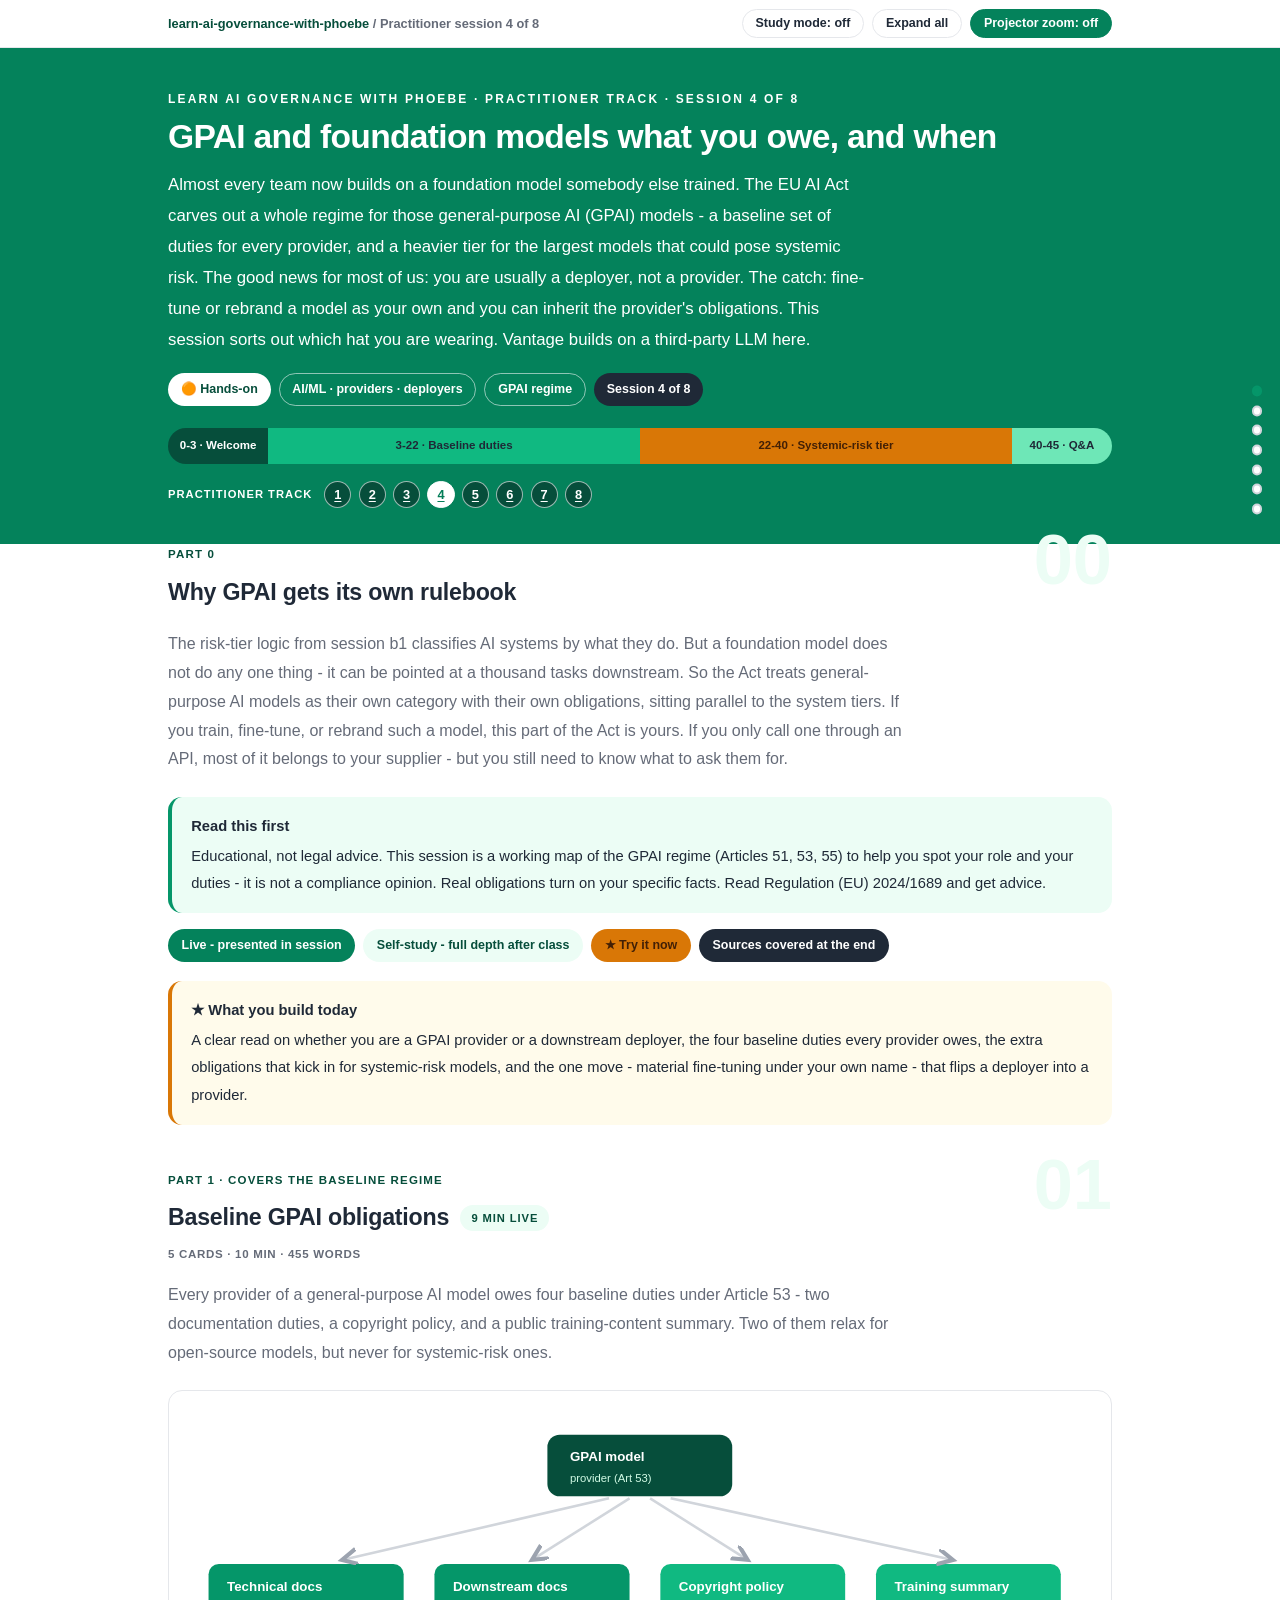
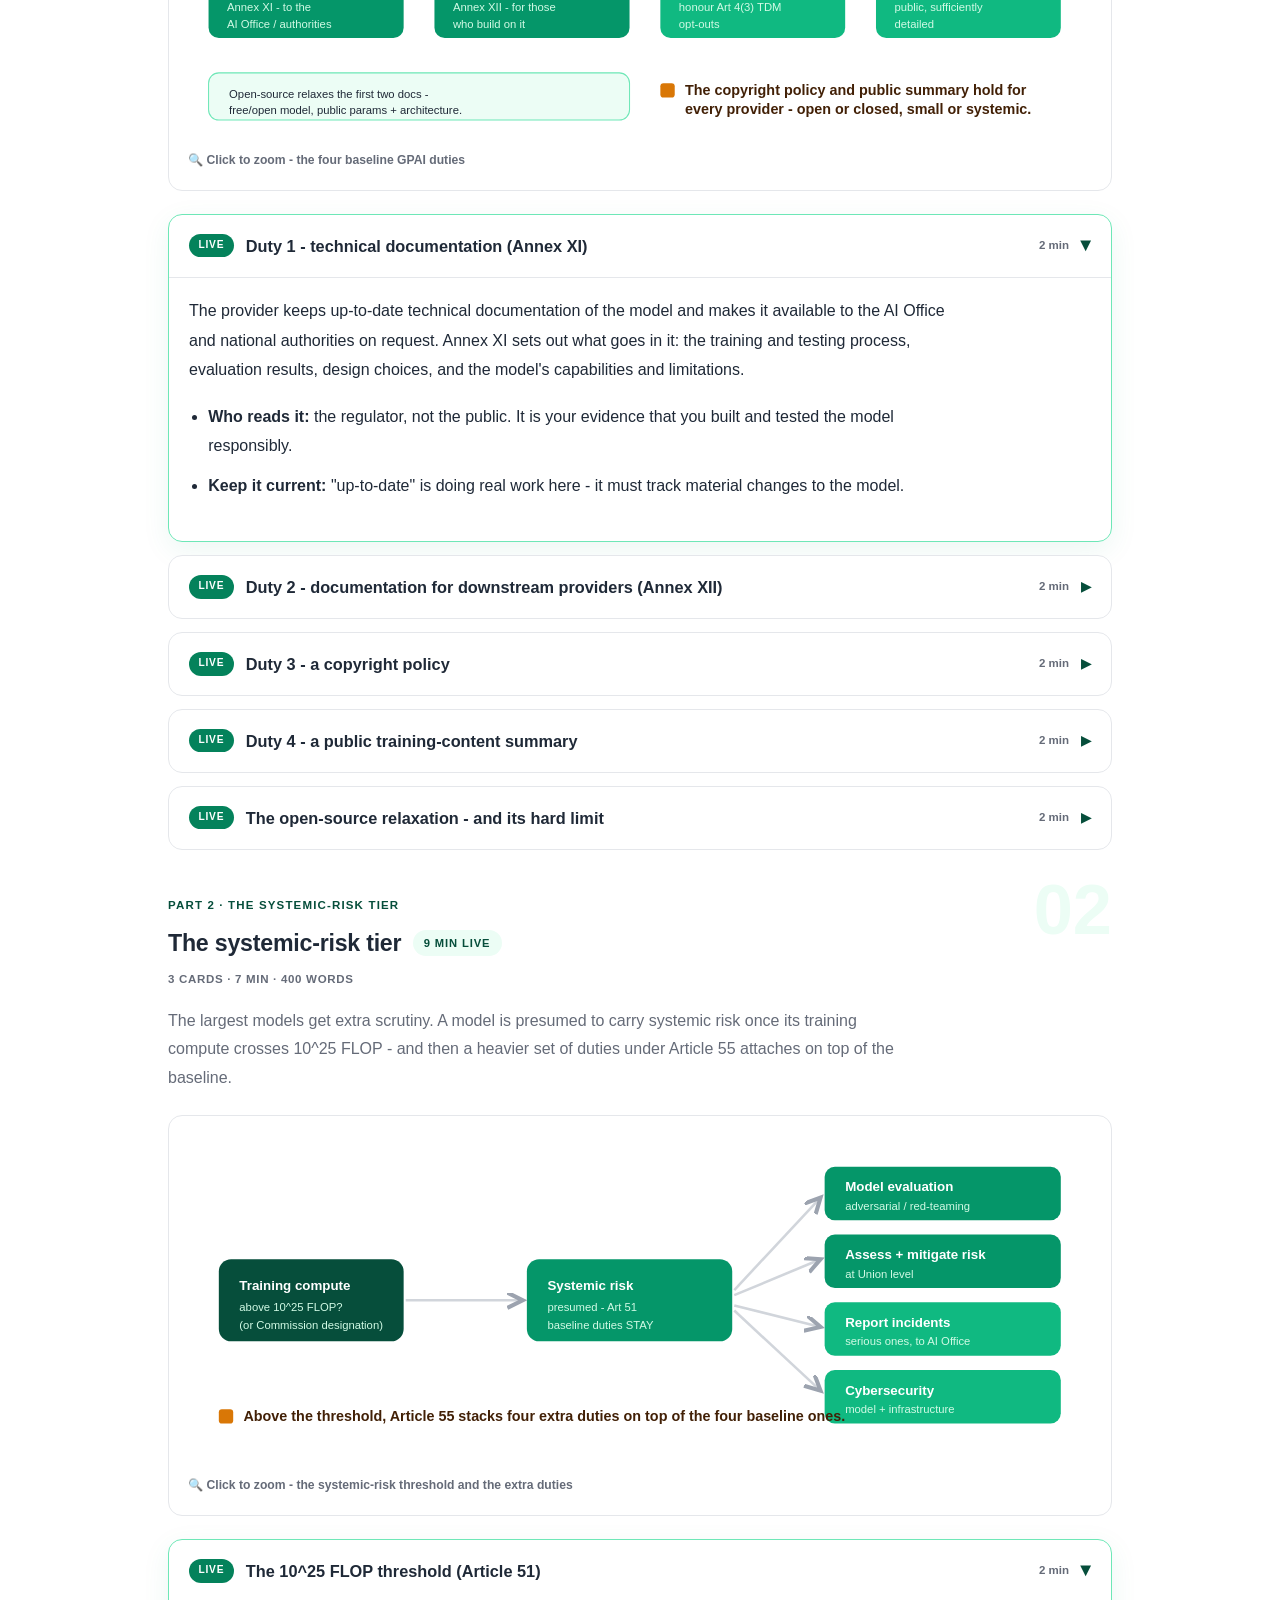
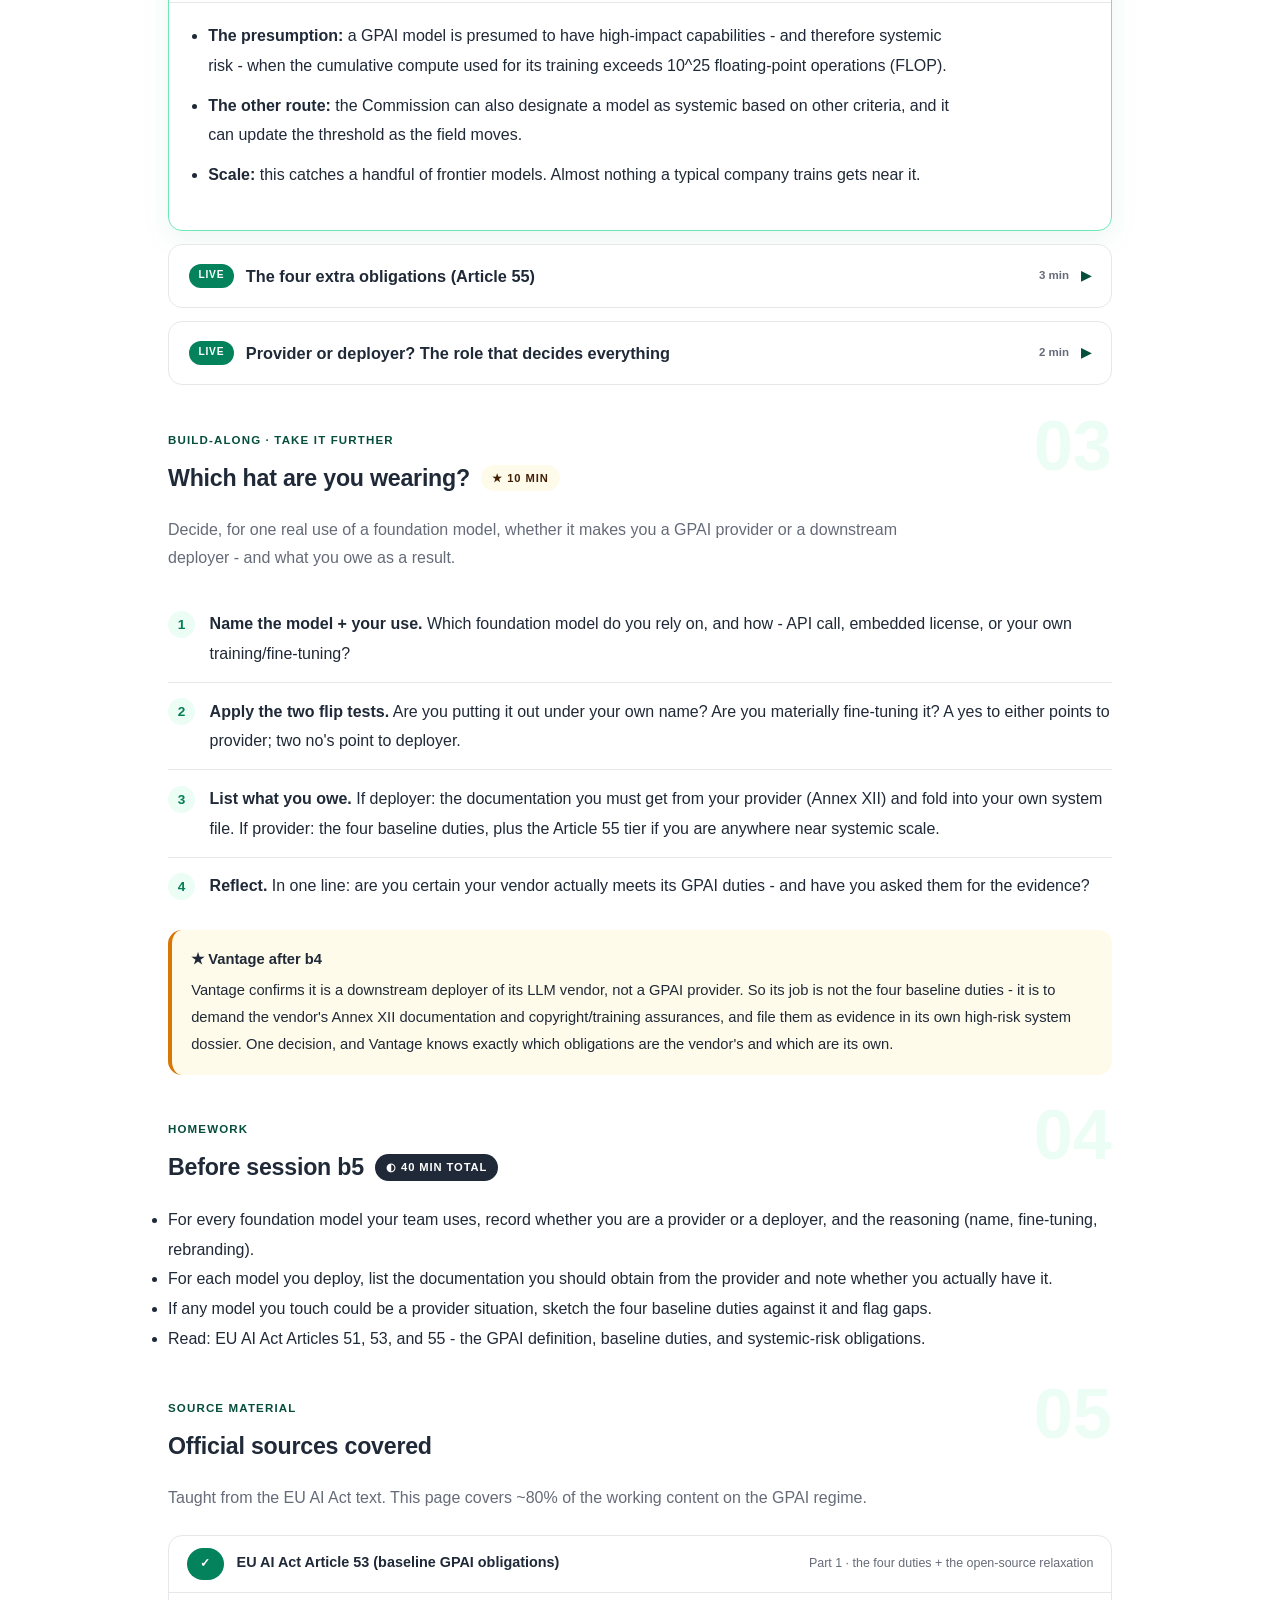
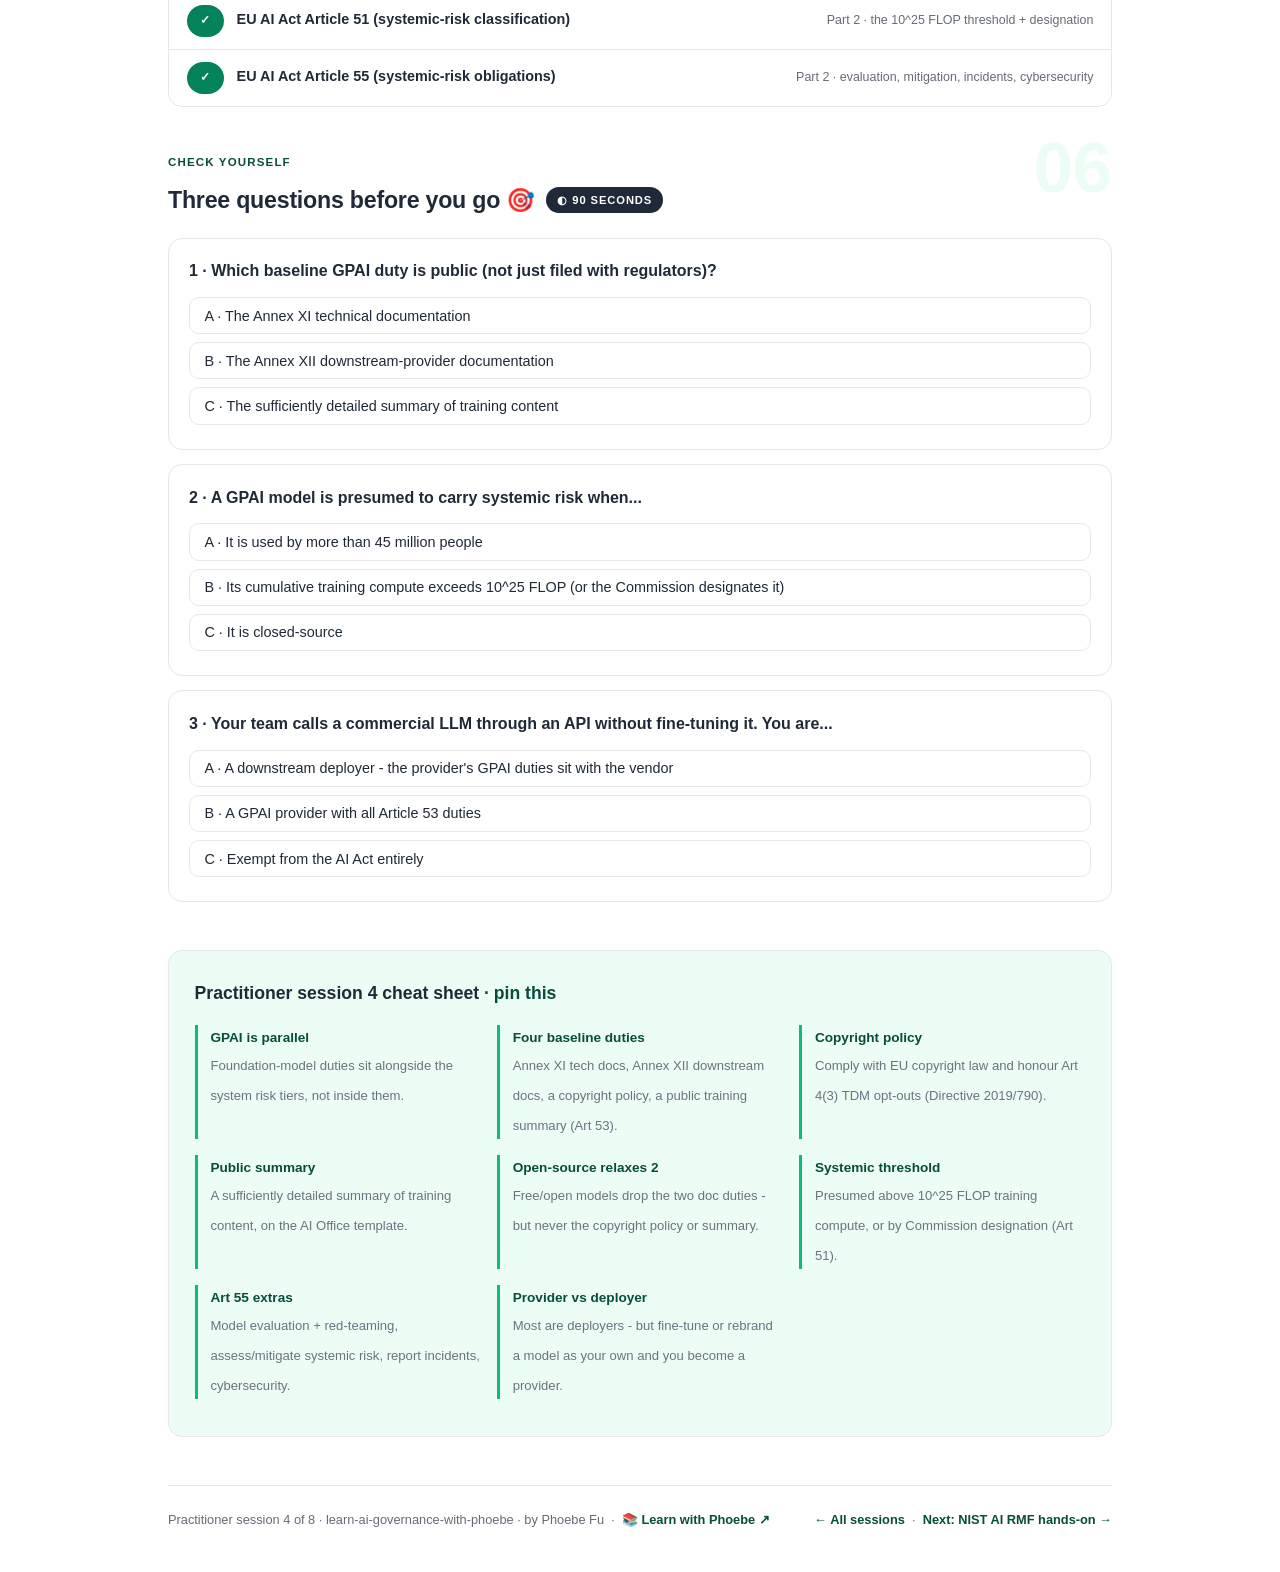
<file: courses/b4-gpai.html>
<!DOCTYPE html>
<html lang="en">
<head>
<meta charset="UTF-8">
<meta name="viewport" content="width=device-width, initial-scale=1.0">
<!-- social:start -->
<meta name="description" content="Practitioner session 4 of 8. The risk-tier logic from session b1 classifies AI systems by what they do. But a foundation model does not do any one thing - it can be pointed at a thousand tasks...">
<meta property="og:type" content="article">
<meta property="og:site_name" content="Learn with Phoebe">
<meta property="og:title" content="GPAI and foundation models what you owe, and when - learn AI governance with phoebe">
<meta property="og:description" content="Practitioner session 4 of 8. The risk-tier logic from session b1 classifies AI systems by what they do. But a foundation model does not do any one thing - it can be pointed at a thousand tasks...">
<meta property="og:url" content="https://phoebefu6.github.io/learn-ai-governance-with-phoebe/courses/b4-gpai.html">
<meta property="og:image" content="https://phoebefu6.github.io/learn-ai-governance-with-phoebe/assets/og-cover.png">
<meta property="og:image:width" content="1200">
<meta property="og:image:height" content="630">
<meta name="twitter:card" content="summary_large_image">
<meta name="twitter:title" content="GPAI and foundation models what you owe, and when - learn AI governance with phoebe">
<meta name="twitter:description" content="Practitioner session 4 of 8. The risk-tier logic from session b1 classifies AI systems by what they do. But a foundation model does not do any one thing - it can be pointed at a thousand tasks...">
<meta name="twitter:image" content="https://phoebefu6.github.io/learn-ai-governance-with-phoebe/assets/og-cover.png">
<!-- social:end -->
<title>Practitioner session 4 · GPAI / foundation models - learn AI governance with phoebe</title>
<link rel="stylesheet" href="../assets/style.css?v=32">
</head>
<body>

<div class="toolbar">
  <div class="wrap">
    <span class="crumb"><a href="../index.html">learn-ai-governance-with-phoebe</a> / Practitioner session 4 of 8</span>
    <button class="btn" id="toggle-all" type="button">Expand all</button>
    <button class="btn primary" id="zoom-toggle" type="button">Projector zoom: off</button>
  </div>
</div>

<header class="masthead">
  <div class="wrap">
    <div class="eyebrow">Learn AI Governance with Phoebe · Practitioner track · Session 4 of 8</div>
    <h1>GPAI and foundation models <span class="accent">what you owe, and when</span></h1>
    <p class="sub">Almost every team now builds on a foundation model somebody else trained. The EU AI Act carves out a whole regime for those general-purpose AI (GPAI) models - a baseline set of duties for every provider, and a heavier tier for the largest models that could pose systemic risk. The good news for most of us: you are usually a deployer, not a provider. The catch: fine-tune or rebrand a model as your own and you can inherit the provider's obligations. This session sorts out which hat you are wearing. Vantage builds on a third-party LLM here.</p>
    <div class="chip-row">
      <span class="chip level">🟠 Hands-on</span>
      <span class="chip audience">AI/ML · providers · deployers</span>
      <span class="chip audience">GPAI regime</span>
      <span class="chip time">Session 4 of 8</span>
    </div>
    <div class="agenda">
      <span class="a1" style="flex:1">0-3 · Welcome</span>
      <span class="a2" style="flex:4">3-22 · Baseline duties</span>
      <span class="a3" style="flex:4">22-40 · Systemic-risk tier</span>
      <span class="a4" style="flex:1">40-45 · Q&amp;A</span>
    </div>
  </div>
</header>

<main class="wrap">

  <section class="section" id="intro">
    <div class="section-kicker"><span class="klabel">Part 0</span><h2>Why GPAI gets its own rulebook</h2></div>
    <p class="lede">The risk-tier logic from session b1 classifies AI systems by what they do. But a foundation model does not do any one thing - it can be pointed at a thousand tasks downstream. So the Act treats general-purpose AI models as their own category with their own obligations, sitting parallel to the system tiers. If you train, fine-tune, or rebrand such a model, this part of the Act is yours. If you only call one through an API, most of it belongs to your supplier - but you still need to know what to ask them for.</p>
    <div class="callout tip"><strong>Read this first</strong> Educational, not legal advice. This session is a working map of the GPAI regime (Articles 51, 53, 55) to help you spot your role and your duties - it is not a compliance opinion. Real obligations turn on your specific facts. Read Regulation (EU) 2024/1689 and get advice.</div>
    <div class="legend">
      <span class="pill solid">Live - presented in session</span>
      <span class="pill light">Self-study - full depth after class</span>
      <span class="pill peach">★ Try it now</span>
      <span class="pill inkpill">Sources covered at the end</span>
    </div>
    <div class="callout win"><strong>★ What you build today</strong> A clear read on whether you are a GPAI provider or a downstream deployer, the four baseline duties every provider owes, the extra obligations that kick in for systemic-risk models, and the one move - material fine-tuning under your own name - that flips a deployer into a provider.</div>
  </section>

  <section class="section" id="baseline">
    <div class="section-kicker"><span class="klabel">Part 1 · covers the baseline regime</span><h2>Baseline GPAI obligations <span class="tag concept">9 min live</span></h2></div>
    <p class="lede">Every provider of a general-purpose AI model owes four baseline duties under Article 53 - two documentation duties, a copyright policy, and a public training-content summary. Two of them relax for open-source models, but never for systemic-risk ones.</p>

    <figure class="zoomable">
      <svg viewBox="0 0 880 320" xmlns="http://www.w3.org/2000/svg" role="img" aria-label="A general-purpose AI model with its four baseline duties: technical documentation, downstream-provider documentation, a copyright policy, and a public training-content summary">
        <style>
          .b4gT { font: 700 13px Inter, sans-serif; fill: #FFFFFF; }
          .b4gW { font: 400 11px Inter, sans-serif; fill: #D1FAE5; }
          .b4gS { font: 400 11px Inter, sans-serif; fill: #1F2937; }
          .b4gN { font: 600 14px Inter, sans-serif; fill: #422006; }
          .b4gArr { stroke: #D1D5DB; stroke-width: 2.5; fill: none; marker-end: url(#b4gAh); }
        </style>
        <defs><marker id="b4gAh" markerWidth="9" markerHeight="9" refX="6" refY="3" orient="auto"><path d="M0,0 L6,3 L0,6" fill="none" stroke="#9CA3AF" stroke-width="1.6"/></marker></defs>
        <rect x="350" y="24" width="180" height="60" rx="12" fill="#064E3B"/><text class="b4gT" x="372" y="50">GPAI model</text><text class="b4gW" x="372" y="70">provider (Art 53)</text>
        <rect x="20" y="150" width="190" height="72" rx="10" fill="#059669"/><text class="b4gT" x="38" y="176">Technical docs</text><text class="b4gW" x="38" y="196">Annex XI - to the</text><text class="b4gW" x="38" y="212">AI Office / authorities</text>
        <rect x="240" y="150" width="190" height="72" rx="10" fill="#059669"/><text class="b4gT" x="258" y="176">Downstream docs</text><text class="b4gW" x="258" y="196">Annex XII - for those</text><text class="b4gW" x="258" y="212">who build on it</text>
        <rect x="460" y="150" width="180" height="72" rx="10" fill="#10B981"/><text class="b4gT" x="478" y="176">Copyright policy</text><text class="b4gW" x="478" y="196">honour Art 4(3) TDM</text><text class="b4gW" x="478" y="212">opt-outs</text>
        <rect x="670" y="150" width="180" height="72" rx="10" fill="#10B981"/><text class="b4gT" x="688" y="176">Training summary</text><text class="b4gW" x="688" y="196">public, sufficiently</text><text class="b4gW" x="688" y="212">detailed</text>
        <rect x="20" y="256" width="410" height="46" rx="10" fill="#ECFDF5" stroke="#6EE7B7"/><text class="b4gS" x="40" y="280">Open-source relaxes the first two docs -</text><text class="b4gS" x="40" y="296">free/open model, public params + architecture.</text>
        <line class="b4gArr" x1="410" y1="86" x2="150" y2="146"/>
        <line class="b4gArr" x1="430" y1="86" x2="335" y2="146"/>
        <line class="b4gArr" x1="450" y1="86" x2="545" y2="146"/>
        <line class="b4gArr" x1="470" y1="86" x2="745" y2="146"/>
        <rect x="460" y="266" width="14" height="14" rx="3" fill="#D97706"/>
        <text class="b4gN" x="484" y="278">The copyright policy and public summary hold for</text>
        <text class="b4gN" x="484" y="296">every provider - open or closed, small or systemic.</text>
      </svg>
      <figcaption>🔍 Click to zoom - the four baseline GPAI duties</figcaption>
    </figure>

    <details class="card" open>
      <summary><span class="mode live">Live</span>Duty 1 - technical documentation (Annex XI)<span class="mini">2 min</span><span class="caret">▶</span></summary>
      <div class="body">
        <p>The provider keeps up-to-date technical documentation of the model and makes it available to the AI Office and national authorities on request. Annex XI sets out what goes in it: the training and testing process, evaluation results, design choices, and the model's capabilities and limitations.</p>
        <ul>
          <li><strong>Who reads it:</strong> the regulator, not the public. It is your evidence that you built and tested the model responsibly.</li>
          <li><strong>Keep it current:</strong> "up-to-date" is doing real work here - it must track material changes to the model.</li>
        </ul>
      </div>
    </details>

    <details class="card">
      <summary><span class="mode live">Live</span>Duty 2 - documentation for downstream providers (Annex XII)<span class="mini">2 min</span><span class="caret">▶</span></summary>
      <div class="body">
        <p>Separately, the provider gives documentation to the companies that will build AI systems on top of the model. Annex XII covers what these downstream providers need: the model's capabilities and limitations, how to integrate it, and what it can and cannot safely be used for.</p>
        <ul>
          <li><strong>Who reads it:</strong> the developers downstream - so they can comply with their own obligations.</li>
          <li><strong>The point:</strong> obligations flow down the chain. A downstream team cannot govern what it was never told.</li>
        </ul>
        <p>If you are the deployer calling the model, this is the document you should be asking your supplier for.</p>
      </div>
    </details>

    <details class="card">
      <summary><span class="mode live">Live</span>Duty 3 - a copyright policy<span class="mini">2 min</span><span class="caret">▶</span></summary>
      <div class="body">
        <p>The provider puts in place a policy to comply with EU copyright law. In particular, it must honour the text-and-data-mining (TDM) opt-outs that rights-holders can exercise under Article 4(3) of the Copyright Directive (Directive 2019/790).</p>
        <ul>
          <li><strong>What it means in practice:</strong> if a rights-holder has reserved their content from data mining, your training pipeline must respect that reservation.</li>
          <li><strong>Why it is here:</strong> foundation models are trained on vast scraped corpora - this is the Act's hook to keep that lawful.</li>
        </ul>
      </div>
    </details>

    <details class="card">
      <summary><span class="mode live">Live</span>Duty 4 - a public training-content summary<span class="mini">2 min</span><span class="caret">▶</span></summary>
      <div class="body">
        <p>The provider publishes a "sufficiently detailed summary" of the content used to train the model, following a template provided by the AI Office. This one is public - it is the transparency counterweight to models trained on data nobody can see.</p>
        <ul>
          <li><strong>Not a full dataset dump:</strong> a summary, at the level of detail the template asks for - enough for rights-holders and the public to understand what went in.</li>
          <li><strong>The template matters:</strong> the AI Office sets the shape, so this is not a free-form disclosure.</li>
        </ul>
      </div>
    </details>

    <details class="card">
      <summary><span class="mode live">Live</span>The open-source relaxation - and its hard limit<span class="mini">2 min</span><span class="caret">▶</span></summary>
      <div class="body">
        <ul>
          <li><strong>What relaxes:</strong> for a free and open-source model released with public parameters and architecture, the first two documentation duties (Annex XI and XII) are relaxed.</li>
          <li><strong>What never relaxes:</strong> the copyright policy and the public training-content summary stay - open or closed.</li>
          <li><strong>The hard limit:</strong> the open-source relaxation does NOT apply to models with systemic risk. Cross that threshold and every duty is back on, plus the Article 55 tier.</li>
        </ul>
        <div class="prompt-box good"><span class="label">★ Try it now (any chat AI)</span>List the four baseline obligations of a GPAI model provider under Article 53 of the EU AI Act, note which two are relaxed for open-source models, and explain why that relaxation does not apply to systemic-risk models.</div>
      </div>
    </details>
  </section>

  <section class="section" id="systemic">
    <div class="section-kicker"><span class="klabel">Part 2 · the systemic-risk tier</span><h2>The systemic-risk tier <span class="tag concept">9 min live</span></h2></div>
    <p class="lede">The largest models get extra scrutiny. A model is presumed to carry systemic risk once its training compute crosses 10^25 FLOP - and then a heavier set of duties under Article 55 attaches on top of the baseline.</p>

    <figure class="zoomable">
      <svg viewBox="0 0 880 320" xmlns="http://www.w3.org/2000/svg" role="img" aria-label="The 10 to the 25 FLOP threshold gate, above which a GPAI model is presumed to carry systemic risk and gains four extra Article 55 obligations">
        <style>
          .b4sT { font: 700 13px Inter, sans-serif; fill: #FFFFFF; }
          .b4sW { font: 400 11px Inter, sans-serif; fill: #D1FAE5; }
          .b4sS { font: 400 11px Inter, sans-serif; fill: #1F2937; }
          .b4sN { font: 600 14px Inter, sans-serif; fill: #422006; }
          .b4sArr { stroke: #D1D5DB; stroke-width: 2.5; fill: none; marker-end: url(#b4sAh); }
        </style>
        <defs><marker id="b4sAh" markerWidth="9" markerHeight="9" refX="6" refY="3" orient="auto"><path d="M0,0 L6,3 L0,6" fill="none" stroke="#9CA3AF" stroke-width="1.6"/></marker></defs>
        <rect x="30" y="120" width="180" height="80" rx="12" fill="#064E3B"/><text class="b4sT" x="50" y="150">Training compute</text><text class="b4sW" x="50" y="170">above 10^25 FLOP?</text><text class="b4sW" x="50" y="188">(or Commission designation)</text>
        <rect x="330" y="120" width="200" height="80" rx="12" fill="#059669"/><text class="b4sT" x="350" y="150">Systemic risk</text><text class="b4sW" x="350" y="170">presumed - Art 51</text><text class="b4sW" x="350" y="188">baseline duties STAY</text>
        <rect x="620" y="30" width="230" height="52" rx="10" fill="#059669"/><text class="b4sT" x="640" y="54">Model evaluation</text><text class="b4sW" x="640" y="72">adversarial / red-teaming</text>
        <rect x="620" y="96" width="230" height="52" rx="10" fill="#059669"/><text class="b4sT" x="640" y="120">Assess + mitigate risk</text><text class="b4sW" x="640" y="138">at Union level</text>
        <rect x="620" y="162" width="230" height="52" rx="10" fill="#10B981"/><text class="b4sT" x="640" y="186">Report incidents</text><text class="b4sW" x="640" y="204">serious ones, to AI Office</text>
        <rect x="620" y="228" width="230" height="52" rx="10" fill="#10B981"/><text class="b4sT" x="640" y="252">Cybersecurity</text><text class="b4sW" x="640" y="270">model + infrastructure</text>
        <line class="b4sArr" x1="212" y1="160" x2="326" y2="160"/>
        <line class="b4sArr" x1="532" y1="150" x2="616" y2="60"/>
        <line class="b4sArr" x1="532" y1="155" x2="616" y2="120"/>
        <line class="b4sArr" x1="532" y1="165" x2="616" y2="186"/>
        <line class="b4sArr" x1="532" y1="170" x2="616" y2="248"/>
        <rect x="30" y="266" width="14" height="14" rx="3" fill="#D97706"/>
        <text class="b4sN" x="54" y="278">Above the threshold, Article 55 stacks four extra duties on top of the four baseline ones.</text>
      </svg>
      <figcaption>🔍 Click to zoom - the systemic-risk threshold and the extra duties</figcaption>
    </figure>

    <details class="card" open>
      <summary><span class="mode live">Live</span>The 10^25 FLOP threshold (Article 51)<span class="mini">2 min</span><span class="caret">▶</span></summary>
      <div class="body">
        <ul>
          <li><strong>The presumption:</strong> a GPAI model is presumed to have high-impact capabilities - and therefore systemic risk - when the cumulative compute used for its training exceeds 10^25 floating-point operations (FLOP).</li>
          <li><strong>The other route:</strong> the Commission can also designate a model as systemic based on other criteria, and it can update the threshold as the field moves.</li>
          <li><strong>Scale:</strong> this catches a handful of frontier models. Almost nothing a typical company trains gets near it.</li>
        </ul>
      </div>
    </details>

    <details class="card">
      <summary><span class="mode live">Live</span>The four extra obligations (Article 55)<span class="mini">3 min</span><span class="caret">▶</span></summary>
      <div class="body">
        <p>On top of the baseline duties, a systemic-risk model provider must:</p>
        <ul>
          <li><strong>Evaluate the model</strong> - including adversarial testing and red-teaming to find and document risks.</li>
          <li><strong>Assess and mitigate systemic risks</strong> at Union level, across the model's lifecycle.</li>
          <li><strong>Track and report serious incidents</strong> to the AI Office (and relevant authorities), with corrective measures.</li>
          <li><strong>Ensure cybersecurity</strong> of the model and its physical infrastructure.</li>
        </ul>
        <p>These are ongoing, operational duties - not a one-time filing. They mirror the kind of frontier-safety work the largest labs already publish.</p>
      </div>
    </details>

    <details class="card">
      <summary><span class="mode live">Live</span>Provider or deployer? The role that decides everything<span class="mini">2 min</span><span class="caret">▶</span></summary>
      <div class="body">
        <ul>
          <li><strong>Most companies are deployers</strong> of GPAI, not providers - you call a model through an API or embed a licensed one, and the provider's obligations sit with the lab.</li>
          <li><strong>But you can inherit them:</strong> if you materially fine-tune a model, or put a model on the market under your own name or brand, you can become a provider - with the Article 53 (and possibly 55) duties.</li>
          <li><strong>The honest test:</strong> "am I presenting this as my own model, or meaningfully changing what it is?" If yes, assume you have picked up provider obligations.</li>
        </ul>
        <div class="callout example"><span class="ex-pill">Real world</span><p><strong>Vantage builds on a third-party LLM.</strong> Vantage's hiring tool calls a commercial foundation model through an API - it does not train or materially fine-tune it. So the LLM vendor is the GPAI provider and carries the Article 53/55 duties; Vantage is a downstream deployer. Vantage's job is to demand the Annex XII documentation from the vendor and fold it into its own high-risk system file. If Vantage later fine-tuned the model on its own candidate data and shipped it as "Vantage AI", that calculus would change - it could become a provider too.</p></div>
        <div class="callout tip"><strong>Practitioner tip</strong> Before you assume you are "just a deployer", check your contract and your pipeline. Two things flip you into provider territory: putting the model out under your own name, and fine-tuning it enough to materially change its capabilities. Light prompt-tuning or RAG on top does not - but write down the reasoning either way.</div>
      </div>
    </details>
  </section>

  <section class="section" id="exercise">
    <div class="section-kicker"><span class="klabel">Build-along · take it further</span><h2>Which hat are you wearing? <span class="tag demo">★ 10 min</span></h2></div>
    <p class="lede">Decide, for one real use of a foundation model, whether it makes you a GPAI provider or a downstream deployer - and what you owe as a result.</p>
    <div class="steps">
      <div class="step"><p><strong>Name the model + your use.</strong> Which foundation model do you rely on, and how - API call, embedded license, or your own training/fine-tuning?</p></div>
      <div class="step"><p><strong>Apply the two flip tests.</strong> Are you putting it out under your own name? Are you materially fine-tuning it? A yes to either points to provider; two no's point to deployer.</p></div>
      <div class="step"><p><strong>List what you owe.</strong> If deployer: the documentation you must get from your provider (Annex XII) and fold into your own system file. If provider: the four baseline duties, plus the Article 55 tier if you are anywhere near systemic scale.</p></div>
      <div class="step"><p><strong>Reflect.</strong> In one line: are you certain your vendor actually meets its GPAI duties - and have you asked them for the evidence?</p></div>
    </div>
    <div class="callout win"><strong>★ Vantage after b4</strong> Vantage confirms it is a downstream deployer of its LLM vendor, not a GPAI provider. So its job is not the four baseline duties - it is to demand the vendor's Annex XII documentation and copyright/training assurances, and file them as evidence in its own high-risk system dossier. One decision, and Vantage knows exactly which obligations are the vendor's and which are its own.</div>
  </section>

  <section class="section" id="homework">
    <div class="section-kicker"><span class="klabel">Homework</span><h2>Before session b5 <span class="tag exercise">◐ 40 min total</span></h2></div>
    <ul>
      <li>For every foundation model your team uses, record whether you are a provider or a deployer, and the reasoning (name, fine-tuning, rebranding).</li>
      <li>For each model you deploy, list the documentation you should obtain from the provider and note whether you actually have it.</li>
      <li>If any model you touch could be a provider situation, sketch the four baseline duties against it and flag gaps.</li>
      <li>Read: EU AI Act Articles 51, 53, and 55 - the GPAI definition, baseline duties, and systemic-risk obligations.</li>
    </ul>
  </section>

  <section class="section" id="official">
    <div class="section-kicker"><span class="klabel">Source material</span><h2>Official sources covered</h2></div>
    <p class="lede">Taught from the EU AI Act text. This page covers ~80% of the working content on the GPAI regime.</p>
    <div class="covered">
      <div class="covered-row"><span class="status pill solid">✓</span><span class="name">EU AI Act Article 53 (baseline GPAI obligations)</span><span class="note">Part 1 · the four duties + the open-source relaxation</span></div>
      <div class="covered-row"><span class="status pill solid">✓</span><span class="name">EU AI Act Article 51 (systemic-risk classification)</span><span class="note">Part 2 · the 10^25 FLOP threshold + designation</span></div>
      <div class="covered-row"><span class="status pill solid">✓</span><span class="name">EU AI Act Article 55 (systemic-risk obligations)</span><span class="note">Part 2 · evaluation, mitigation, incidents, cybersecurity</span></div>
    </div>
  </section>

  <section class="section" id="quiz">
    <div class="section-kicker"><span class="klabel">Check yourself</span><h2>Three questions before you go 🎯 <span class="tag exercise">◐ 90 seconds</span></h2></div>
    <div class="quiz-q" data-answer="2">
      <p class="qtext">1 · Which baseline GPAI duty is public (not just filed with regulators)?</p>
      <button class="qopt" type="button">A · The Annex XI technical documentation</button>
      <button class="qopt" type="button">B · The Annex XII downstream-provider documentation</button>
      <button class="qopt" type="button">C · The sufficiently detailed summary of training content</button>
      <p class="qwhy">The training-content summary is published following the AI Office template. The Annex XI docs go to the AI Office/authorities on request, and Annex XII docs go to downstream providers - neither is public.</p>
    </div>
    <div class="quiz-q" data-answer="1">
      <p class="qtext">2 · A GPAI model is presumed to carry systemic risk when...</p>
      <button class="qopt" type="button">A · It is used by more than 45 million people</button>
      <button class="qopt" type="button">B · Its cumulative training compute exceeds 10^25 FLOP (or the Commission designates it)</button>
      <button class="qopt" type="button">C · It is closed-source</button>
      <p class="qwhy">Article 51 sets a presumption of systemic risk above 10^25 FLOP of training compute; the Commission can also designate a model and update the threshold. Open/closed and user counts are not the test.</p>
    </div>
    <div class="quiz-q" data-answer="0">
      <p class="qtext">3 · Your team calls a commercial LLM through an API without fine-tuning it. You are...</p>
      <button class="qopt" type="button">A · A downstream deployer - the provider's GPAI duties sit with the vendor</button>
      <button class="qopt" type="button">B · A GPAI provider with all Article 53 duties</button>
      <button class="qopt" type="button">C · Exempt from the AI Act entirely</button>
      <p class="qwhy">Calling a model as-is makes you a deployer; the vendor is the GPAI provider. You would only inherit provider duties by materially fine-tuning the model or putting it out under your own name.</p>
    </div>
    <p class="quiz-score"></p>
  </section>

  <section class="cheat" id="cheatsheet">
    <h3>Practitioner session 4 cheat sheet <span>· pin this</span></h3>
    <div class="grid-2">
      <div class="cheat-item"><b>GPAI is parallel</b><span>Foundation-model duties sit alongside the system risk tiers, not inside them.</span></div>
      <div class="cheat-item"><b>Four baseline duties</b><span>Annex XI tech docs, Annex XII downstream docs, a copyright policy, a public training summary (Art 53).</span></div>
      <div class="cheat-item"><b>Copyright policy</b><span>Comply with EU copyright law and honour Art 4(3) TDM opt-outs (Directive 2019/790).</span></div>
      <div class="cheat-item"><b>Public summary</b><span>A sufficiently detailed summary of training content, on the AI Office template.</span></div>
      <div class="cheat-item"><b>Open-source relaxes 2</b><span>Free/open models drop the two doc duties - but never the copyright policy or summary.</span></div>
      <div class="cheat-item"><b>Systemic threshold</b><span>Presumed above 10^25 FLOP training compute, or by Commission designation (Art 51).</span></div>
      <div class="cheat-item"><b>Art 55 extras</b><span>Model evaluation + red-teaming, assess/mitigate systemic risk, report incidents, cybersecurity.</span></div>
      <div class="cheat-item"><b>Provider vs deployer</b><span>Most are deployers - but fine-tune or rebrand a model as your own and you become a provider.</span></div>
    </div>
  </section>

  <footer class="pagefoot">
    <span>Practitioner session 4 of 8 · learn-ai-governance-with-phoebe · by Phoebe Fu &nbsp;·&nbsp; 📚 <a href="https://phoebefu6.github.io/learn-with-phoebe/">Learn with Phoebe ↗</a></span>
    <span><a href="../index.html">← All sessions</a> &nbsp;·&nbsp; <a href="b5-nist-rmf.html">Next: NIST AI RMF hands-on →</a></span>
  </footer>

</main>

<script src="../assets/app.js?v=31"></script>
</body>
</html>
</file>
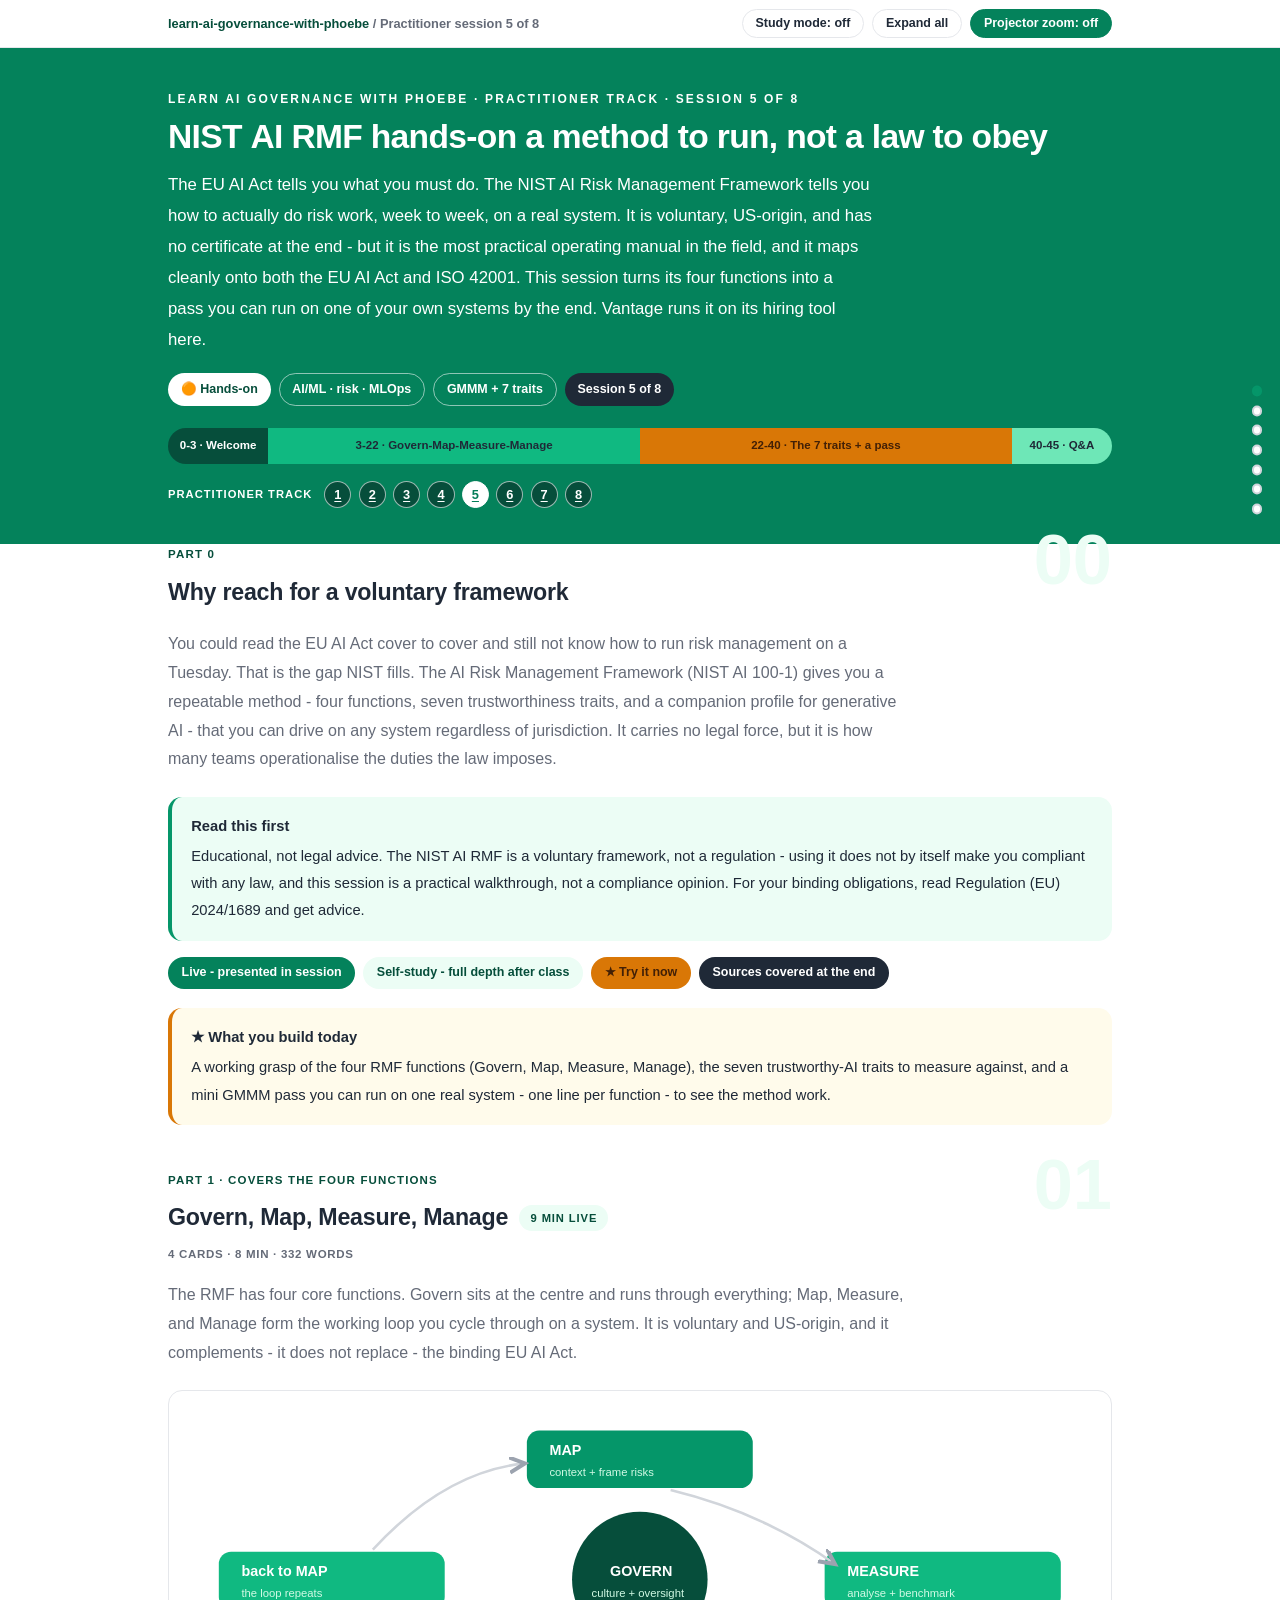
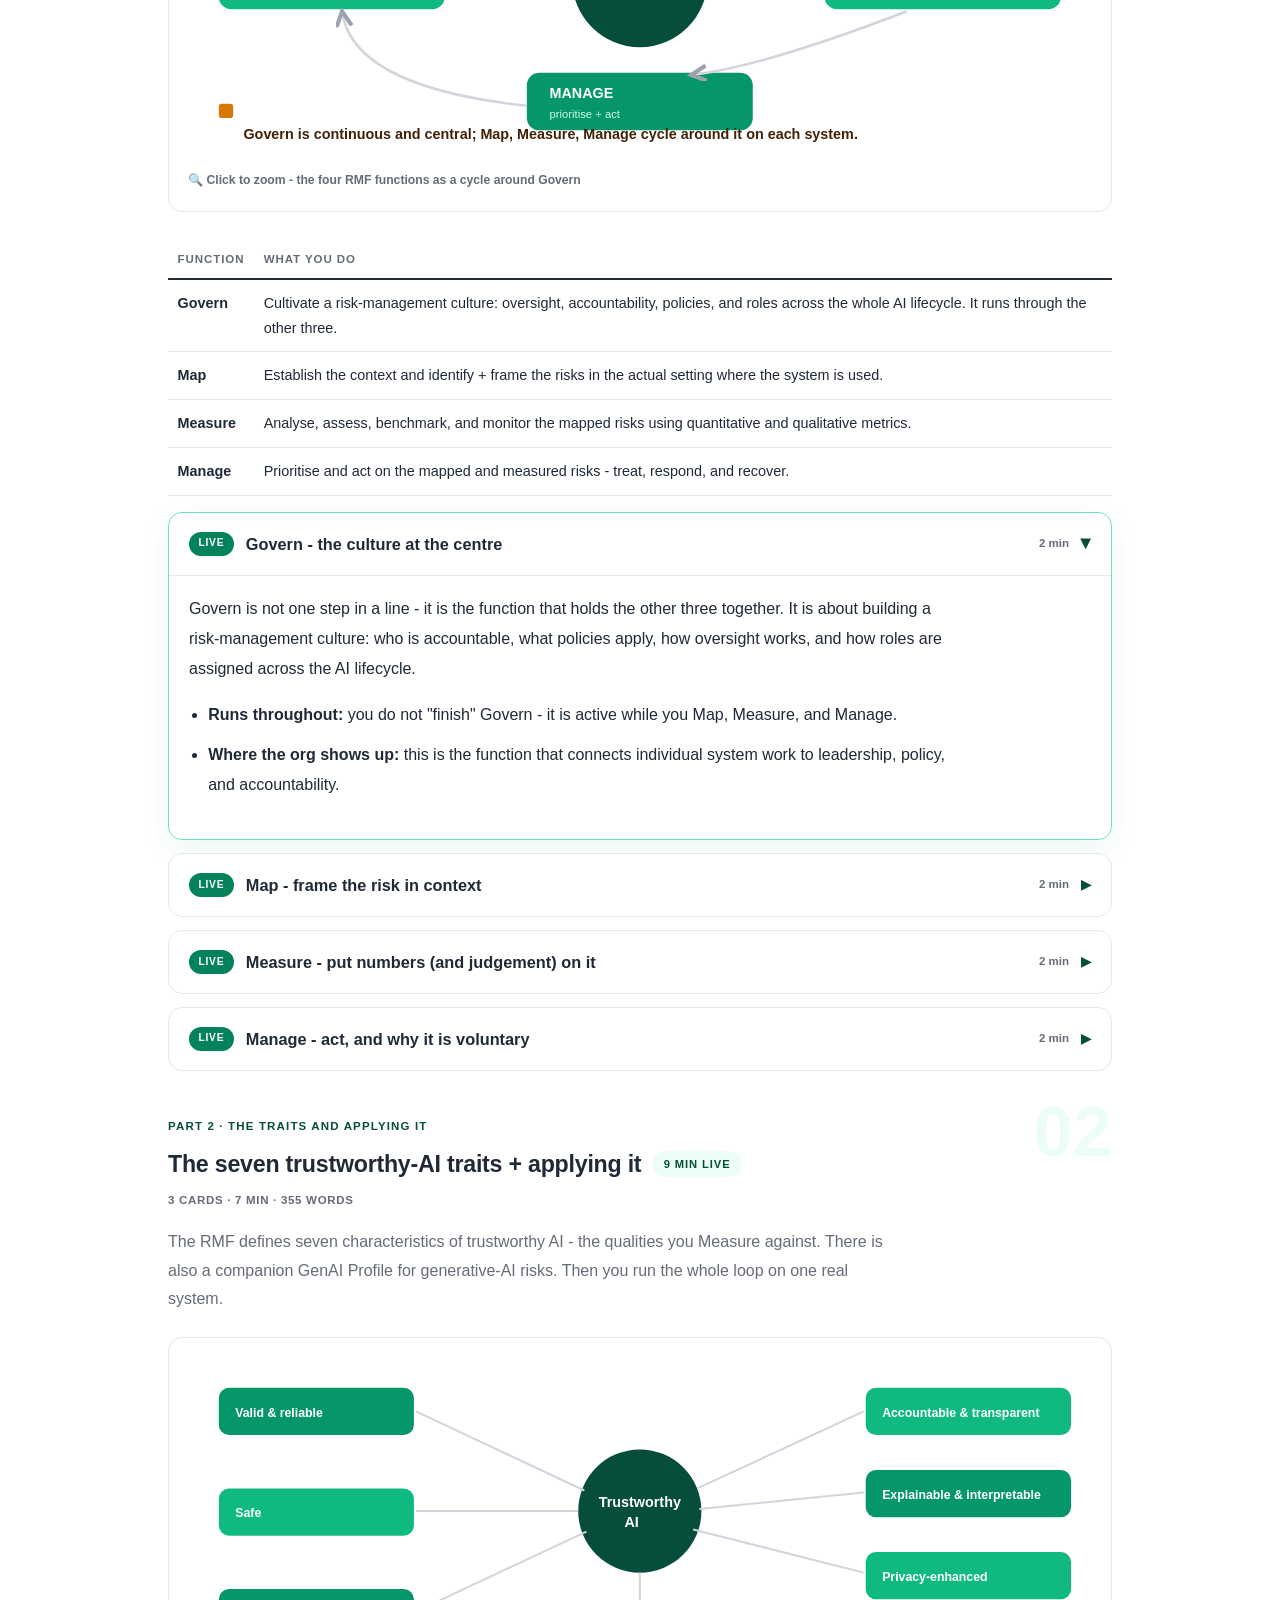
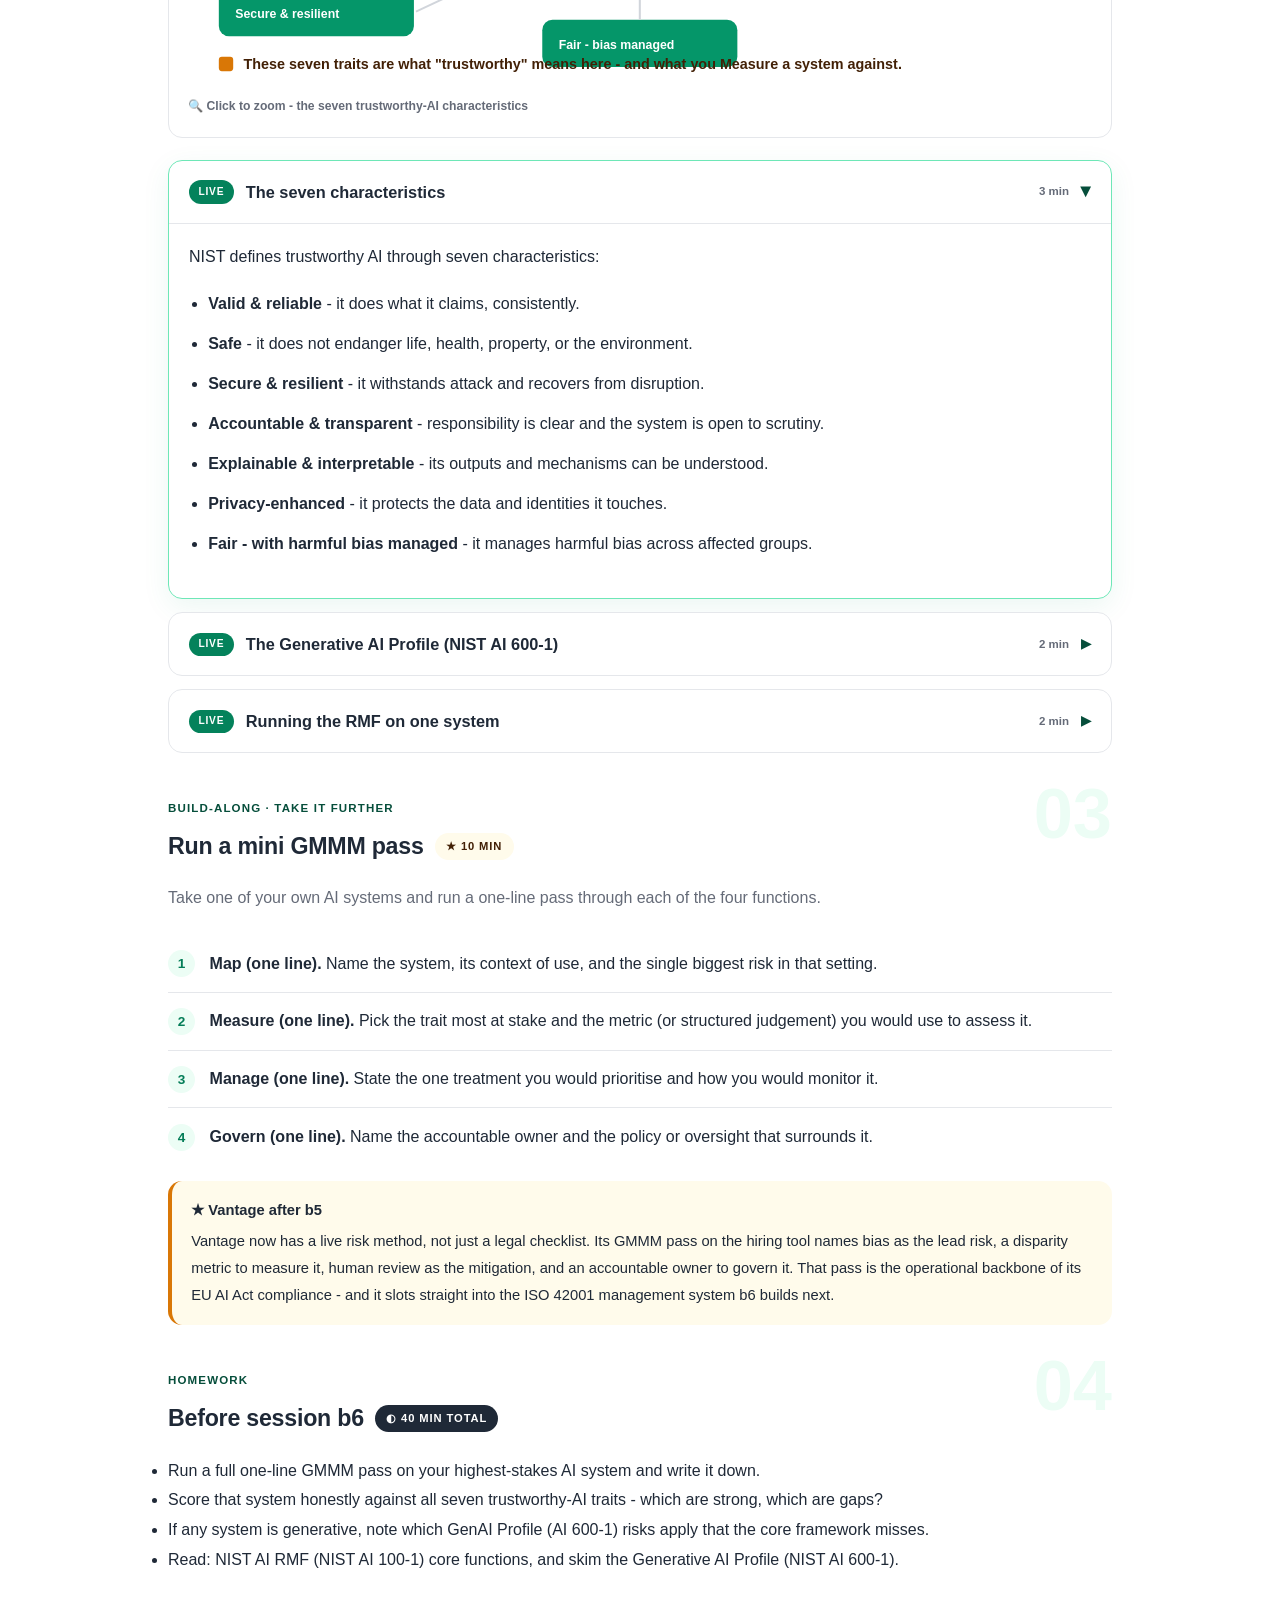
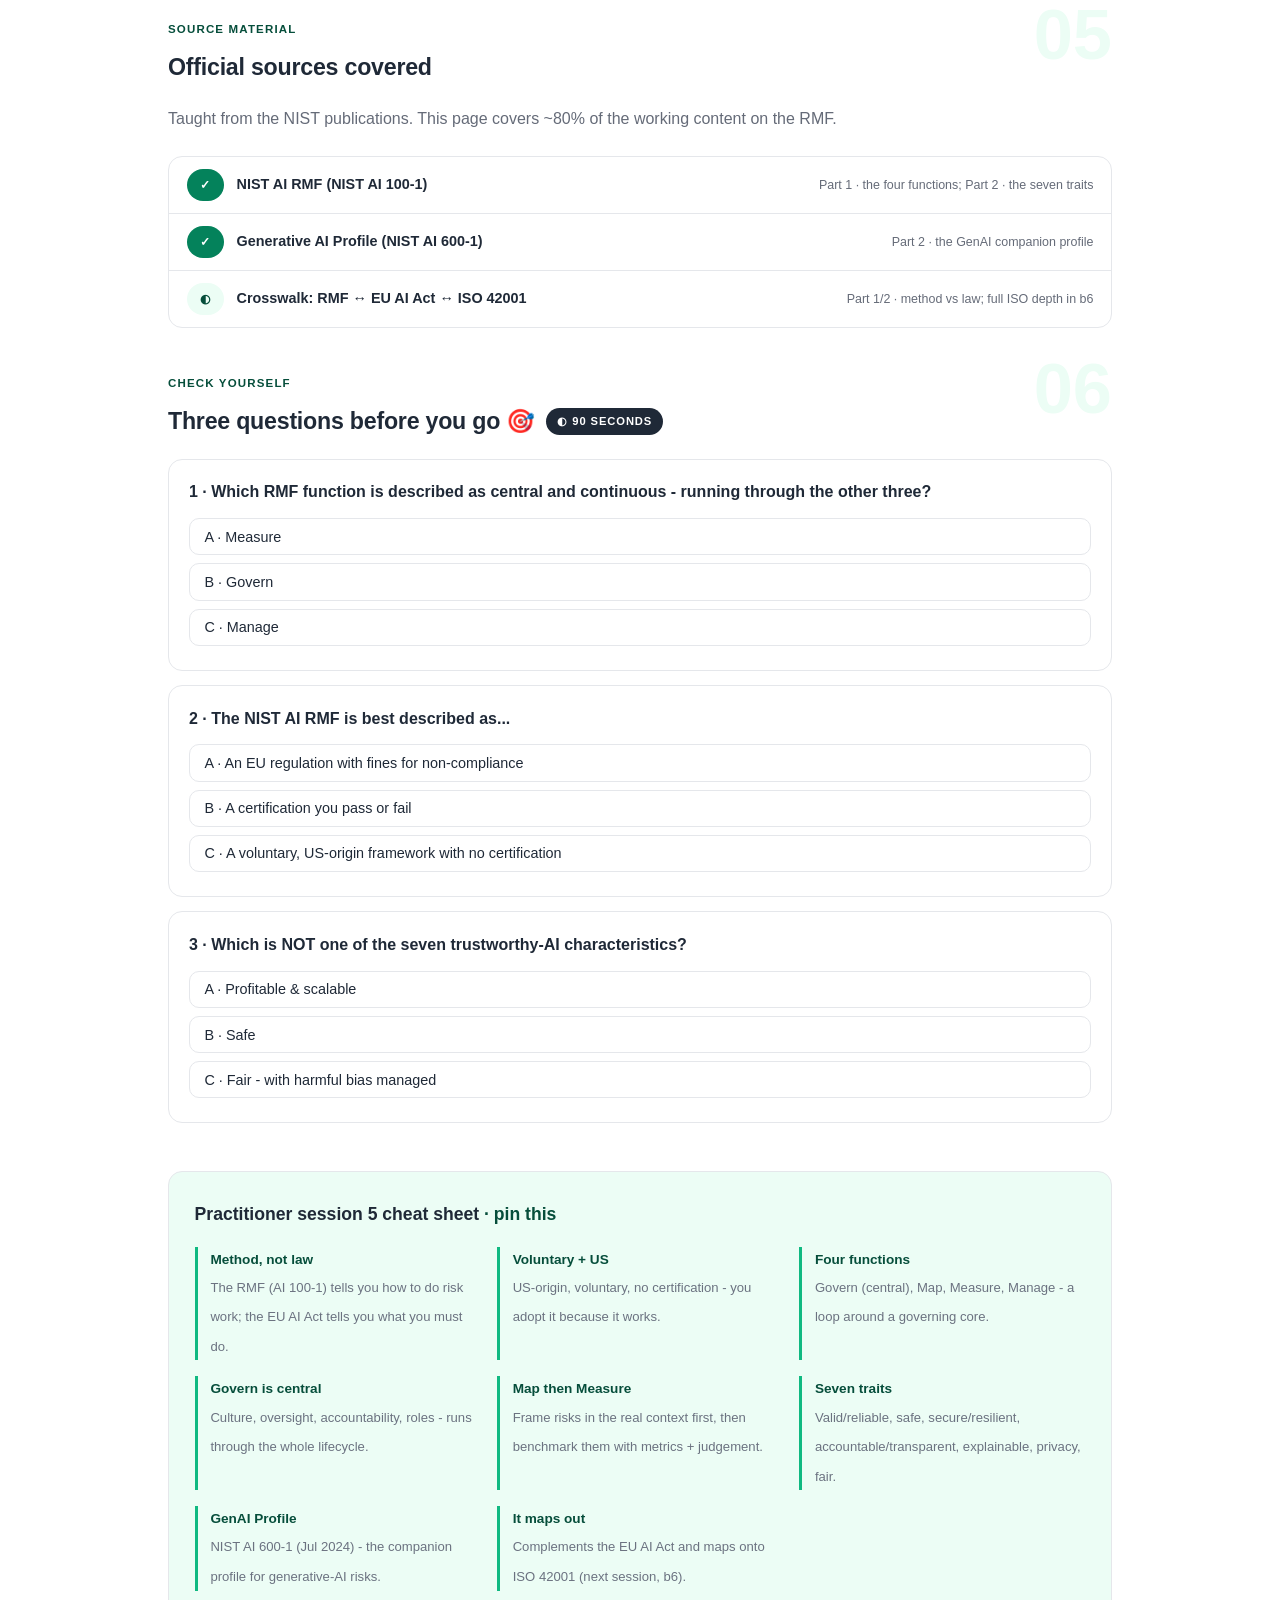
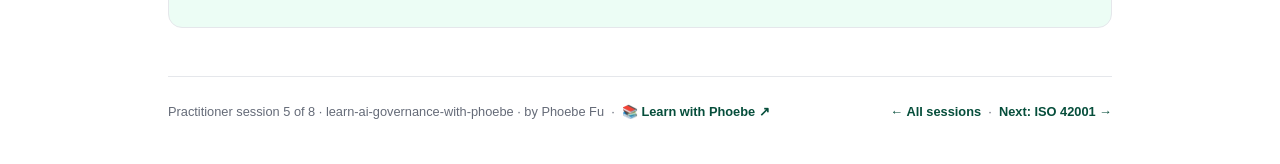
<file: courses/b5-nist-rmf.html>
<!DOCTYPE html>
<html lang="en">
<head>
<meta charset="UTF-8">
<meta name="viewport" content="width=device-width, initial-scale=1.0">
<!-- social:start -->
<meta name="description" content="Practitioner session 5 of 8. You could read the EU AI Act cover to cover and still not know how to run risk management on a Tuesday. That is the gap NIST fills. The AI Risk Management Framework (NIST...">
<meta property="og:type" content="article">
<meta property="og:site_name" content="Learn with Phoebe">
<meta property="og:title" content="NIST AI RMF hands-on a method to run, not a law to obey - learn AI governance with phoebe">
<meta property="og:description" content="Practitioner session 5 of 8. You could read the EU AI Act cover to cover and still not know how to run risk management on a Tuesday. That is the gap NIST fills. The AI Risk Management Framework (NIST...">
<meta property="og:url" content="https://phoebefu6.github.io/learn-ai-governance-with-phoebe/courses/b5-nist-rmf.html">
<meta property="og:image" content="https://phoebefu6.github.io/learn-ai-governance-with-phoebe/assets/og-cover.png">
<meta property="og:image:width" content="1200">
<meta property="og:image:height" content="630">
<meta name="twitter:card" content="summary_large_image">
<meta name="twitter:title" content="NIST AI RMF hands-on a method to run, not a law to obey - learn AI governance with phoebe">
<meta name="twitter:description" content="Practitioner session 5 of 8. You could read the EU AI Act cover to cover and still not know how to run risk management on a Tuesday. That is the gap NIST fills. The AI Risk Management Framework (NIST...">
<meta name="twitter:image" content="https://phoebefu6.github.io/learn-ai-governance-with-phoebe/assets/og-cover.png">
<!-- social:end -->
<title>Practitioner session 5 · NIST AI RMF hands-on</title>
<link rel="stylesheet" href="../assets/style.css?v=32">
</head>
<body>

<div class="toolbar">
  <div class="wrap">
    <span class="crumb"><a href="../index.html">learn-ai-governance-with-phoebe</a> / Practitioner session 5 of 8</span>
    <button class="btn" id="toggle-all" type="button">Expand all</button>
    <button class="btn primary" id="zoom-toggle" type="button">Projector zoom: off</button>
  </div>
</div>

<header class="masthead">
  <div class="wrap">
    <div class="eyebrow">Learn AI Governance with Phoebe · Practitioner track · Session 5 of 8</div>
    <h1>NIST AI RMF hands-on <span class="accent">a method to run, not a law to obey</span></h1>
    <p class="sub">The EU AI Act tells you what you must do. The NIST AI Risk Management Framework tells you how to actually do risk work, week to week, on a real system. It is voluntary, US-origin, and has no certificate at the end - but it is the most practical operating manual in the field, and it maps cleanly onto both the EU AI Act and ISO 42001. This session turns its four functions into a pass you can run on one of your own systems by the end. Vantage runs it on its hiring tool here.</p>
    <div class="chip-row">
      <span class="chip level">🟠 Hands-on</span>
      <span class="chip audience">AI/ML · risk · MLOps</span>
      <span class="chip audience">GMMM + 7 traits</span>
      <span class="chip time">Session 5 of 8</span>
    </div>
    <div class="agenda">
      <span class="a1" style="flex:1">0-3 · Welcome</span>
      <span class="a2" style="flex:4">3-22 · Govern-Map-Measure-Manage</span>
      <span class="a3" style="flex:4">22-40 · The 7 traits + a pass</span>
      <span class="a4" style="flex:1">40-45 · Q&amp;A</span>
    </div>
  </div>
</header>

<main class="wrap">

  <section class="section" id="intro">
    <div class="section-kicker"><span class="klabel">Part 0</span><h2>Why reach for a voluntary framework</h2></div>
    <p class="lede">You could read the EU AI Act cover to cover and still not know how to run risk management on a Tuesday. That is the gap NIST fills. The AI Risk Management Framework (NIST AI 100-1) gives you a repeatable method - four functions, seven trustworthiness traits, and a companion profile for generative AI - that you can drive on any system regardless of jurisdiction. It carries no legal force, but it is how many teams operationalise the duties the law imposes.</p>
    <div class="callout tip"><strong>Read this first</strong> Educational, not legal advice. The NIST AI RMF is a voluntary framework, not a regulation - using it does not by itself make you compliant with any law, and this session is a practical walkthrough, not a compliance opinion. For your binding obligations, read Regulation (EU) 2024/1689 and get advice.</div>
    <div class="legend">
      <span class="pill solid">Live - presented in session</span>
      <span class="pill light">Self-study - full depth after class</span>
      <span class="pill peach">★ Try it now</span>
      <span class="pill inkpill">Sources covered at the end</span>
    </div>
    <div class="callout win"><strong>★ What you build today</strong> A working grasp of the four RMF functions (Govern, Map, Measure, Manage), the seven trustworthy-AI traits to measure against, and a mini GMMM pass you can run on one real system - one line per function - to see the method work.</div>
  </section>

  <section class="section" id="functions">
    <div class="section-kicker"><span class="klabel">Part 1 · covers the four functions</span><h2>Govern, Map, Measure, Manage <span class="tag concept">9 min live</span></h2></div>
    <p class="lede">The RMF has four core functions. Govern sits at the centre and runs through everything; Map, Measure, and Manage form the working loop you cycle through on a system. It is voluntary and US-origin, and it complements - it does not replace - the binding EU AI Act.</p>

    <figure class="zoomable">
      <svg viewBox="0 0 880 340" xmlns="http://www.w3.org/2000/svg" role="img" aria-label="The four NIST AI RMF functions as a cycle - Map, Measure, and Manage circling GOVERN at the centre">
        <style>
          .b5fT { font: 700 14px Inter, sans-serif; fill: #FFFFFF; }
          .b5fW { font: 400 11px Inter, sans-serif; fill: #D1FAE5; }
          .b5fS { font: 400 11px Inter, sans-serif; fill: #1F2937; }
          .b5fN { font: 600 14px Inter, sans-serif; fill: #422006; }
          .b5fArr { stroke: #D1D5DB; stroke-width: 2.5; fill: none; marker-end: url(#b5fAh); }
        </style>
        <defs><marker id="b5fAh" markerWidth="9" markerHeight="9" refX="6" refY="3" orient="auto"><path d="M0,0 L6,3 L0,6" fill="none" stroke="#9CA3AF" stroke-width="1.6"/></marker></defs>
        <circle cx="440" cy="165" r="66" fill="#064E3B"/><text class="b5fT" x="411" y="162">GOVERN</text><text class="b5fW" x="393" y="182">culture + oversight</text>
        <rect x="330" y="20" width="220" height="56" rx="12" fill="#059669"/><text class="b5fT" x="352" y="44">MAP</text><text class="b5fW" x="352" y="64">context + frame risks</text>
        <rect x="620" y="138" width="230" height="56" rx="12" fill="#10B981"/><text class="b5fT" x="642" y="162">MEASURE</text><text class="b5fW" x="642" y="182">analyse + benchmark</text>
        <rect x="330" y="256" width="220" height="56" rx="12" fill="#059669"/><text class="b5fT" x="352" y="280">MANAGE</text><text class="b5fW" x="352" y="300">prioritise + act</text>
        <rect x="30" y="138" width="220" height="56" rx="12" fill="#10B981"/><text class="b5fT" x="52" y="162">back to MAP</text><text class="b5fW" x="52" y="182">the loop repeats</text>
        <path class="b5fArr" d="M470 78 Q560 100 630 150"/>
        <path class="b5fArr" d="M700 196 Q560 250 490 258"/>
        <path class="b5fArr" d="M330 288 Q160 270 150 196"/>
        <path class="b5fArr" d="M180 136 Q250 60 328 52"/>
        <rect x="30" y="286" width="14" height="14" rx="3" fill="#D97706"/>
        <text class="b5fN" x="54" y="320">Govern is continuous and central; Map, Measure, Manage cycle around it on each system.</text>
      </svg>
      <figcaption>🔍 Click to zoom - the four RMF functions as a cycle around Govern</figcaption>
    </figure>

    <table class="clean">
      <thead><tr><th>Function</th><th>What you do</th></tr></thead>
      <tbody>
        <tr><td><strong>Govern</strong></td><td>Cultivate a risk-management culture: oversight, accountability, policies, and roles across the whole AI lifecycle. It runs through the other three.</td></tr>
        <tr><td><strong>Map</strong></td><td>Establish the context and identify + frame the risks in the actual setting where the system is used.</td></tr>
        <tr><td><strong>Measure</strong></td><td>Analyse, assess, benchmark, and monitor the mapped risks using quantitative and qualitative metrics.</td></tr>
        <tr><td><strong>Manage</strong></td><td>Prioritise and act on the mapped and measured risks - treat, respond, and recover.</td></tr>
      </tbody>
    </table>

    <details class="card" open>
      <summary><span class="mode live">Live</span>Govern - the culture at the centre<span class="mini">2 min</span><span class="caret">▶</span></summary>
      <div class="body">
        <p>Govern is not one step in a line - it is the function that holds the other three together. It is about building a risk-management culture: who is accountable, what policies apply, how oversight works, and how roles are assigned across the AI lifecycle.</p>
        <ul>
          <li><strong>Runs throughout:</strong> you do not "finish" Govern - it is active while you Map, Measure, and Manage.</li>
          <li><strong>Where the org shows up:</strong> this is the function that connects individual system work to leadership, policy, and accountability.</li>
        </ul>
      </div>
    </details>

    <details class="card">
      <summary><span class="mode live">Live</span>Map - frame the risk in context<span class="mini">2 min</span><span class="caret">▶</span></summary>
      <div class="body">
        <p>Map establishes the context and identifies the risks that matter in the actual setting of use. The same model can be low-risk in one deployment and dangerous in another - Map is where you pin down which one you are in.</p>
        <ul>
          <li><strong>Context first:</strong> purpose, users, affected people, the decisions the system shapes.</li>
          <li><strong>Frame, do not just list:</strong> the output is risks framed against the real use, not a generic checklist.</li>
        </ul>
      </div>
    </details>

    <details class="card">
      <summary><span class="mode live">Live</span>Measure - put numbers (and judgement) on it<span class="mini">2 min</span><span class="caret">▶</span></summary>
      <div class="body">
        <p>Measure analyses, assesses, benchmarks, and monitors the risks Map surfaced - using both quantitative metrics (accuracy, disparity across groups, robustness) and qualitative assessment where numbers do not reach.</p>
        <ul>
          <li><strong>Both kinds of evidence:</strong> metrics where you can, structured judgement where you cannot.</li>
          <li><strong>Ongoing:</strong> monitoring means you keep measuring after deployment, not just before.</li>
        </ul>
      </div>
    </details>

    <details class="card">
      <summary><span class="mode live">Live</span>Manage - act, and why it is voluntary<span class="mini">2 min</span><span class="caret">▶</span></summary>
      <div class="body">
        <ul>
          <li><strong>Manage:</strong> prioritise the mapped and measured risks and act on them - treat, respond, recover. This is where risk work turns into decisions and mitigations.</li>
          <li><strong>Voluntary + US-origin:</strong> the RMF (NIST AI 100-1, Jan 2023) is a voluntary framework with no certification - you adopt it because it works, not because a law names it.</li>
          <li><strong>Complements the EU AI Act:</strong> method vs law. NIST gives you the how; the Act gives you the binding what. Run the RMF and you generate much of the evidence the Act asks for.</li>
        </ul>
        <div class="prompt-box good"><span class="label">★ Try it now (any chat AI)</span>Explain the four functions of the NIST AI Risk Management Framework (Govern, Map, Measure, Manage), why Govern is described as central and continuous, and how a voluntary US framework complements the binding EU AI Act.</div>
      </div>
    </details>
  </section>

  <section class="section" id="traits">
    <div class="section-kicker"><span class="klabel">Part 2 · the traits and applying it</span><h2>The seven trustworthy-AI traits + applying it <span class="tag concept">9 min live</span></h2></div>
    <p class="lede">The RMF defines seven characteristics of trustworthy AI - the qualities you Measure against. There is also a companion GenAI Profile for generative-AI risks. Then you run the whole loop on one real system.</p>

    <figure class="zoomable">
      <svg viewBox="0 0 880 320" xmlns="http://www.w3.org/2000/svg" role="img" aria-label="The seven trustworthy-AI characteristics from the NIST AI RMF, arranged around a central trustworthy-AI label">
        <style>
          .b5tT { font: 700 12px Inter, sans-serif; fill: #FFFFFF; }
          .b5tC { font: 700 14px Inter, sans-serif; fill: #FFFFFF; }
          .b5tS { font: 400 11px Inter, sans-serif; fill: #1F2937; }
          .b5tN { font: 600 14px Inter, sans-serif; fill: #422006; }
        </style>
        <circle cx="440" cy="150" r="60" fill="#064E3B"/><text class="b5tC" x="400" y="146">Trustworthy</text><text class="b5tC" x="425" y="166">AI</text>
        <rect x="30" y="30" width="190" height="46" rx="10" fill="#059669"/><text class="b5tT" x="46" y="58">Valid &amp; reliable</text>
        <rect x="30" y="128" width="190" height="46" rx="10" fill="#10B981"/><text class="b5tT" x="46" y="156">Safe</text>
        <rect x="30" y="226" width="190" height="46" rx="10" fill="#059669"/><text class="b5tT" x="46" y="254">Secure &amp; resilient</text>
        <rect x="660" y="30" width="200" height="46" rx="10" fill="#10B981"/><text class="b5tT" x="676" y="58">Accountable &amp; transparent</text>
        <rect x="660" y="110" width="200" height="46" rx="10" fill="#059669"/><text class="b5tT" x="676" y="138">Explainable &amp; interpretable</text>
        <rect x="660" y="190" width="200" height="46" rx="10" fill="#10B981"/><text class="b5tT" x="676" y="218">Privacy-enhanced</text>
        <rect x="345" y="256" width="190" height="46" rx="10" fill="#059669"/><text class="b5tT" x="361" y="284">Fair - bias managed</text>
        <line x1="222" y1="53" x2="386" y2="130" stroke="#D1D5DB" stroke-width="2"/>
        <line x1="222" y1="150" x2="380" y2="150" stroke="#D1D5DB" stroke-width="2"/>
        <line x1="222" y1="248" x2="388" y2="170" stroke="#D1D5DB" stroke-width="2"/>
        <line x1="658" y1="53" x2="496" y2="128" stroke="#D1D5DB" stroke-width="2"/>
        <line x1="658" y1="132" x2="498" y2="148" stroke="#D1D5DB" stroke-width="2"/>
        <line x1="658" y1="210" x2="492" y2="168" stroke="#D1D5DB" stroke-width="2"/>
        <line x1="440" y1="256" x2="440" y2="210" stroke="#D1D5DB" stroke-width="2"/>
        <rect x="30" y="292" width="14" height="14" rx="3" fill="#D97706"/>
        <text class="b5tN" x="54" y="304">These seven traits are what "trustworthy" means here - and what you Measure a system against.</text>
      </svg>
      <figcaption>🔍 Click to zoom - the seven trustworthy-AI characteristics</figcaption>
    </figure>

    <details class="card" open>
      <summary><span class="mode live">Live</span>The seven characteristics<span class="mini">3 min</span><span class="caret">▶</span></summary>
      <div class="body">
        <p>NIST defines trustworthy AI through seven characteristics:</p>
        <ul>
          <li><strong>Valid &amp; reliable</strong> - it does what it claims, consistently.</li>
          <li><strong>Safe</strong> - it does not endanger life, health, property, or the environment.</li>
          <li><strong>Secure &amp; resilient</strong> - it withstands attack and recovers from disruption.</li>
          <li><strong>Accountable &amp; transparent</strong> - responsibility is clear and the system is open to scrutiny.</li>
          <li><strong>Explainable &amp; interpretable</strong> - its outputs and mechanisms can be understood.</li>
          <li><strong>Privacy-enhanced</strong> - it protects the data and identities it touches.</li>
          <li><strong>Fair - with harmful bias managed</strong> - it manages harmful bias across affected groups.</li>
        </ul>
      </div>
    </details>

    <details class="card">
      <summary><span class="mode live">Live</span>The Generative AI Profile (NIST AI 600-1)<span class="mini">2 min</span><span class="caret">▶</span></summary>
      <div class="body">
        <ul>
          <li><strong>What it is:</strong> a companion profile (NIST AI 600-1, published 26 July 2024) that maps the RMF onto the specific risks of generative AI.</li>
          <li><strong>Why you need it:</strong> generative models bring risks the core framework only sketches - confabulation, harmful content, data leakage, and more.</li>
          <li><strong>How to use it:</strong> run the same four functions, but with the GenAI-specific risks and controls the profile lays out.</li>
        </ul>
      </div>
    </details>

    <details class="card">
      <summary><span class="mode live">Live</span>Running the RMF on one system<span class="mini">2 min</span><span class="caret">▶</span></summary>
      <div class="body">
        <p>The four functions become a pass you drive on a single system:</p>
        <ul>
          <li><strong>Map</strong> the context and the risks in the real setting of use.</li>
          <li><strong>Measure</strong> those risks against the seven traits, with metrics where you can.</li>
          <li><strong>Manage</strong> the treatments - prioritise, mitigate, monitor.</li>
          <li><strong>Govern</strong> the whole thing - accountability, policy, and oversight around it.</li>
        </ul>
        <p>It maps onto ISO 42001 (session b6) so the work you do here feeds a certifiable management system later.</p>
        <div class="callout example"><span class="ex-pill">Real world</span><p><strong>Vantage runs GMMM on its hiring tool.</strong> Map surfaces the headline risk immediately: a CV-ranking model can carry harmful bias against protected groups - a direct hit on the "fair, bias managed" trait. Measure puts numbers on it (selection-rate disparity across gender and ethnicity, plus accuracy). Manage schedules the mitigations (reweighting, human-in-the-loop review, monitoring). Govern names an accountable owner and writes the policy. The pass gives Vantage exactly the evidence its high-risk EU AI Act file needs.</p></div>
        <div class="callout tip"><strong>Practitioner tip</strong> Do not try to Measure everything on day one. Map first and let the context tell you which of the seven traits actually matter for this system - for a hiring tool, fairness and explainability lead; for a control system, safety and reliability lead. Depth follows the risk.</div>
      </div>
    </details>
  </section>

  <section class="section" id="exercise">
    <div class="section-kicker"><span class="klabel">Build-along · take it further</span><h2>Run a mini GMMM pass <span class="tag demo">★ 10 min</span></h2></div>
    <p class="lede">Take one of your own AI systems and run a one-line pass through each of the four functions.</p>
    <div class="steps">
      <div class="step"><p><strong>Map (one line).</strong> Name the system, its context of use, and the single biggest risk in that setting.</p></div>
      <div class="step"><p><strong>Measure (one line).</strong> Pick the trait most at stake and the metric (or structured judgement) you would use to assess it.</p></div>
      <div class="step"><p><strong>Manage (one line).</strong> State the one treatment you would prioritise and how you would monitor it.</p></div>
      <div class="step"><p><strong>Govern (one line).</strong> Name the accountable owner and the policy or oversight that surrounds it.</p></div>
    </div>
    <div class="callout win"><strong>★ Vantage after b5</strong> Vantage now has a live risk method, not just a legal checklist. Its GMMM pass on the hiring tool names bias as the lead risk, a disparity metric to measure it, human review as the mitigation, and an accountable owner to govern it. That pass is the operational backbone of its EU AI Act compliance - and it slots straight into the ISO 42001 management system b6 builds next.</div>
  </section>

  <section class="section" id="homework">
    <div class="section-kicker"><span class="klabel">Homework</span><h2>Before session b6 <span class="tag exercise">◐ 40 min total</span></h2></div>
    <ul>
      <li>Run a full one-line GMMM pass on your highest-stakes AI system and write it down.</li>
      <li>Score that system honestly against all seven trustworthy-AI traits - which are strong, which are gaps?</li>
      <li>If any system is generative, note which GenAI Profile (AI 600-1) risks apply that the core framework misses.</li>
      <li>Read: NIST AI RMF (NIST AI 100-1) core functions, and skim the Generative AI Profile (NIST AI 600-1).</li>
    </ul>
  </section>

  <section class="section" id="official">
    <div class="section-kicker"><span class="klabel">Source material</span><h2>Official sources covered</h2></div>
    <p class="lede">Taught from the NIST publications. This page covers ~80% of the working content on the RMF.</p>
    <div class="covered">
      <div class="covered-row"><span class="status pill solid">✓</span><span class="name">NIST AI RMF (NIST AI 100-1)</span><span class="note">Part 1 · the four functions; Part 2 · the seven traits</span></div>
      <div class="covered-row"><span class="status pill solid">✓</span><span class="name">Generative AI Profile (NIST AI 600-1)</span><span class="note">Part 2 · the GenAI companion profile</span></div>
      <div class="covered-row"><span class="status pill light">◐</span><span class="name">Crosswalk: RMF ↔ EU AI Act ↔ ISO 42001</span><span class="note">Part 1/2 · method vs law; full ISO depth in b6</span></div>
    </div>
  </section>

  <section class="section" id="quiz">
    <div class="section-kicker"><span class="klabel">Check yourself</span><h2>Three questions before you go 🎯 <span class="tag exercise">◐ 90 seconds</span></h2></div>
    <div class="quiz-q" data-answer="1">
      <p class="qtext">1 · Which RMF function is described as central and continuous - running through the other three?</p>
      <button class="qopt" type="button">A · Measure</button>
      <button class="qopt" type="button">B · Govern</button>
      <button class="qopt" type="button">C · Manage</button>
      <p class="qwhy">Govern cultivates the risk-management culture - oversight, accountability, policies, roles - and runs across the whole lifecycle while Map, Measure, and Manage cycle around it.</p>
    </div>
    <div class="quiz-q" data-answer="2">
      <p class="qtext">2 · The NIST AI RMF is best described as...</p>
      <button class="qopt" type="button">A · An EU regulation with fines for non-compliance</button>
      <button class="qopt" type="button">B · A certification you pass or fail</button>
      <button class="qopt" type="button">C · A voluntary, US-origin framework with no certification</button>
      <p class="qwhy">The RMF (NIST AI 100-1, Jan 2023) is voluntary and US-origin, with no certificate. It complements the binding EU AI Act - method vs law - rather than replacing it.</p>
    </div>
    <div class="quiz-q" data-answer="0">
      <p class="qtext">3 · Which is NOT one of the seven trustworthy-AI characteristics?</p>
      <button class="qopt" type="button">A · Profitable &amp; scalable</button>
      <button class="qopt" type="button">B · Safe</button>
      <button class="qopt" type="button">C · Fair - with harmful bias managed</button>
      <p class="qwhy">The seven are: valid &amp; reliable; safe; secure &amp; resilient; accountable &amp; transparent; explainable &amp; interpretable; privacy-enhanced; and fair with harmful bias managed. Profit is not among them.</p>
    </div>
    <p class="quiz-score"></p>
  </section>

  <section class="cheat" id="cheatsheet">
    <h3>Practitioner session 5 cheat sheet <span>· pin this</span></h3>
    <div class="grid-2">
      <div class="cheat-item"><b>Method, not law</b><span>The RMF (AI 100-1) tells you how to do risk work; the EU AI Act tells you what you must do.</span></div>
      <div class="cheat-item"><b>Voluntary + US</b><span>US-origin, voluntary, no certification - you adopt it because it works.</span></div>
      <div class="cheat-item"><b>Four functions</b><span>Govern (central), Map, Measure, Manage - a loop around a governing core.</span></div>
      <div class="cheat-item"><b>Govern is central</b><span>Culture, oversight, accountability, roles - runs through the whole lifecycle.</span></div>
      <div class="cheat-item"><b>Map then Measure</b><span>Frame risks in the real context first, then benchmark them with metrics + judgement.</span></div>
      <div class="cheat-item"><b>Seven traits</b><span>Valid/reliable, safe, secure/resilient, accountable/transparent, explainable, privacy, fair.</span></div>
      <div class="cheat-item"><b>GenAI Profile</b><span>NIST AI 600-1 (Jul 2024) - the companion profile for generative-AI risks.</span></div>
      <div class="cheat-item"><b>It maps out</b><span>Complements the EU AI Act and maps onto ISO 42001 (next session, b6).</span></div>
    </div>
  </section>

  <footer class="pagefoot">
    <span>Practitioner session 5 of 8 · learn-ai-governance-with-phoebe · by Phoebe Fu &nbsp;·&nbsp; 📚 <a href="https://phoebefu6.github.io/learn-with-phoebe/">Learn with Phoebe ↗</a></span>
    <span><a href="../index.html">← All sessions</a> &nbsp;·&nbsp; <a href="b6-iso-42001.html">Next: ISO 42001 →</a></span>
  </footer>

</main>

<script src="../assets/app.js?v=31"></script>
</body>
</html>
</file>
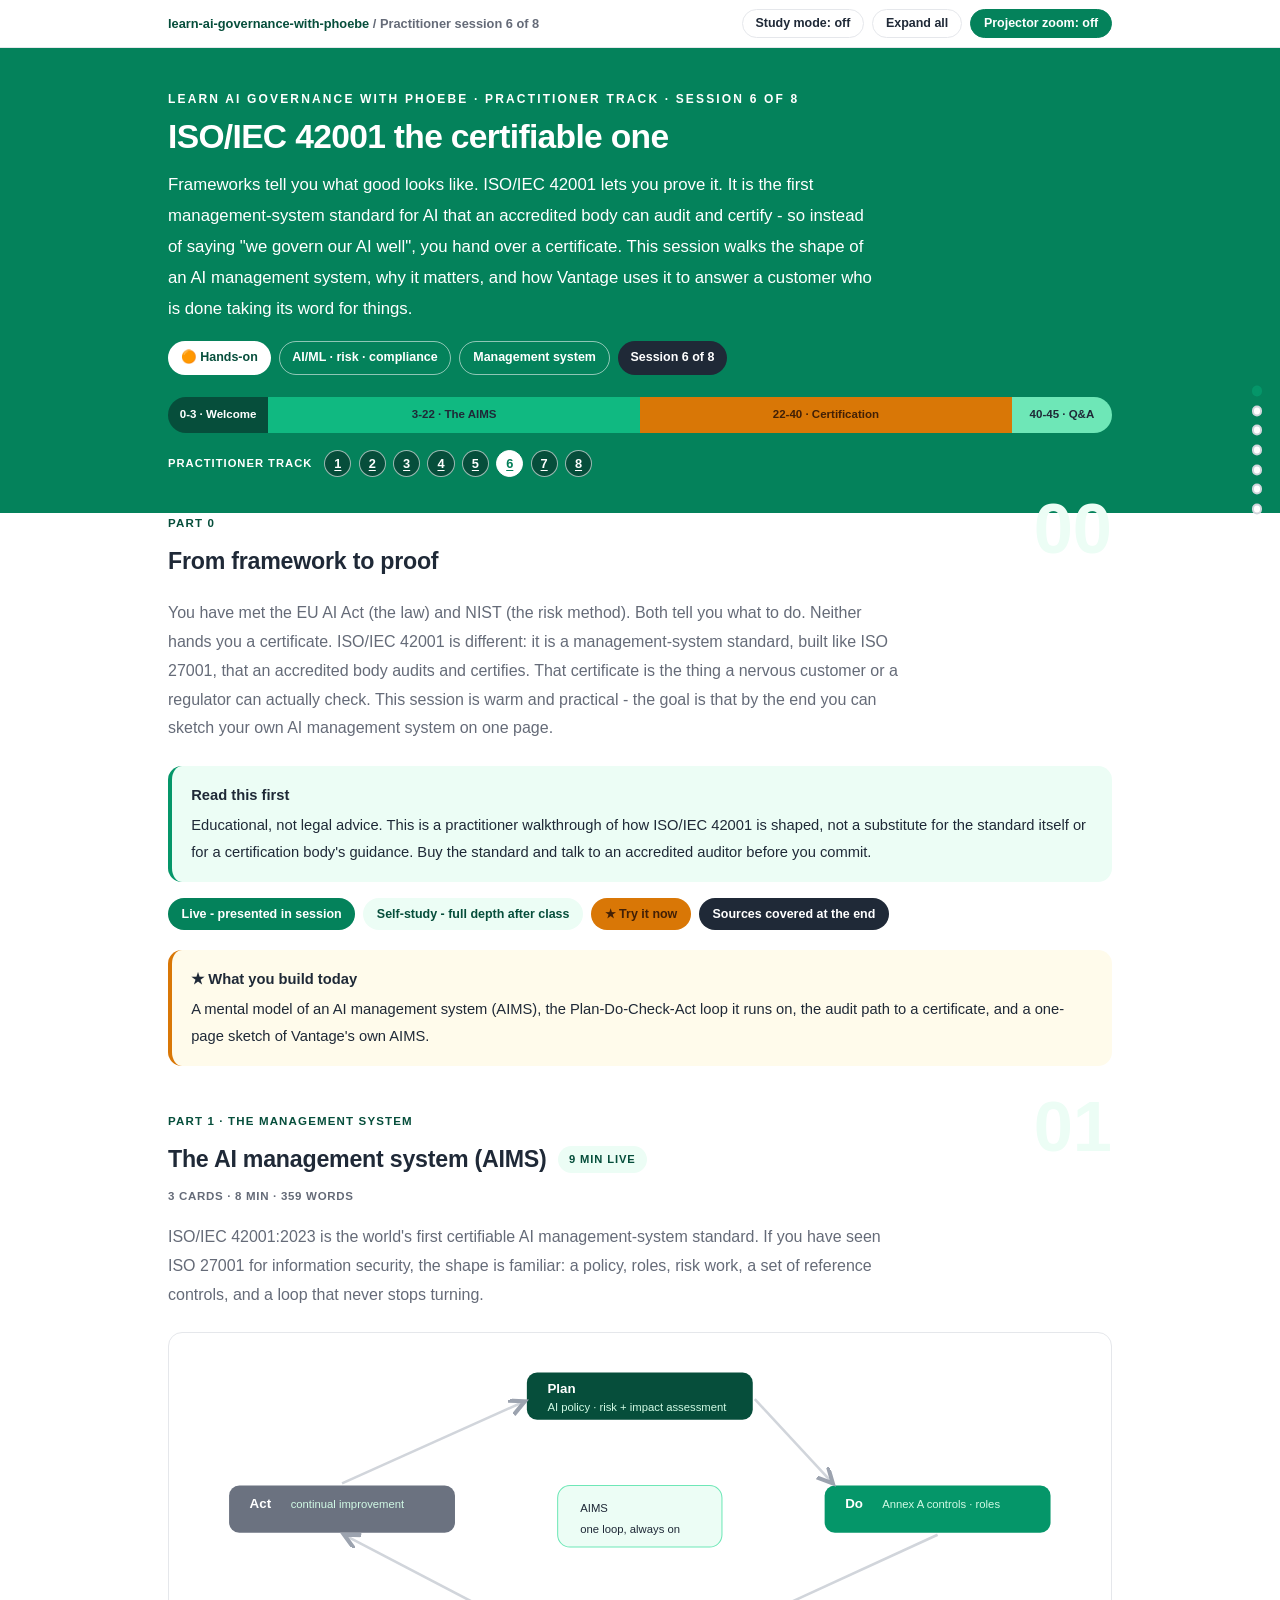
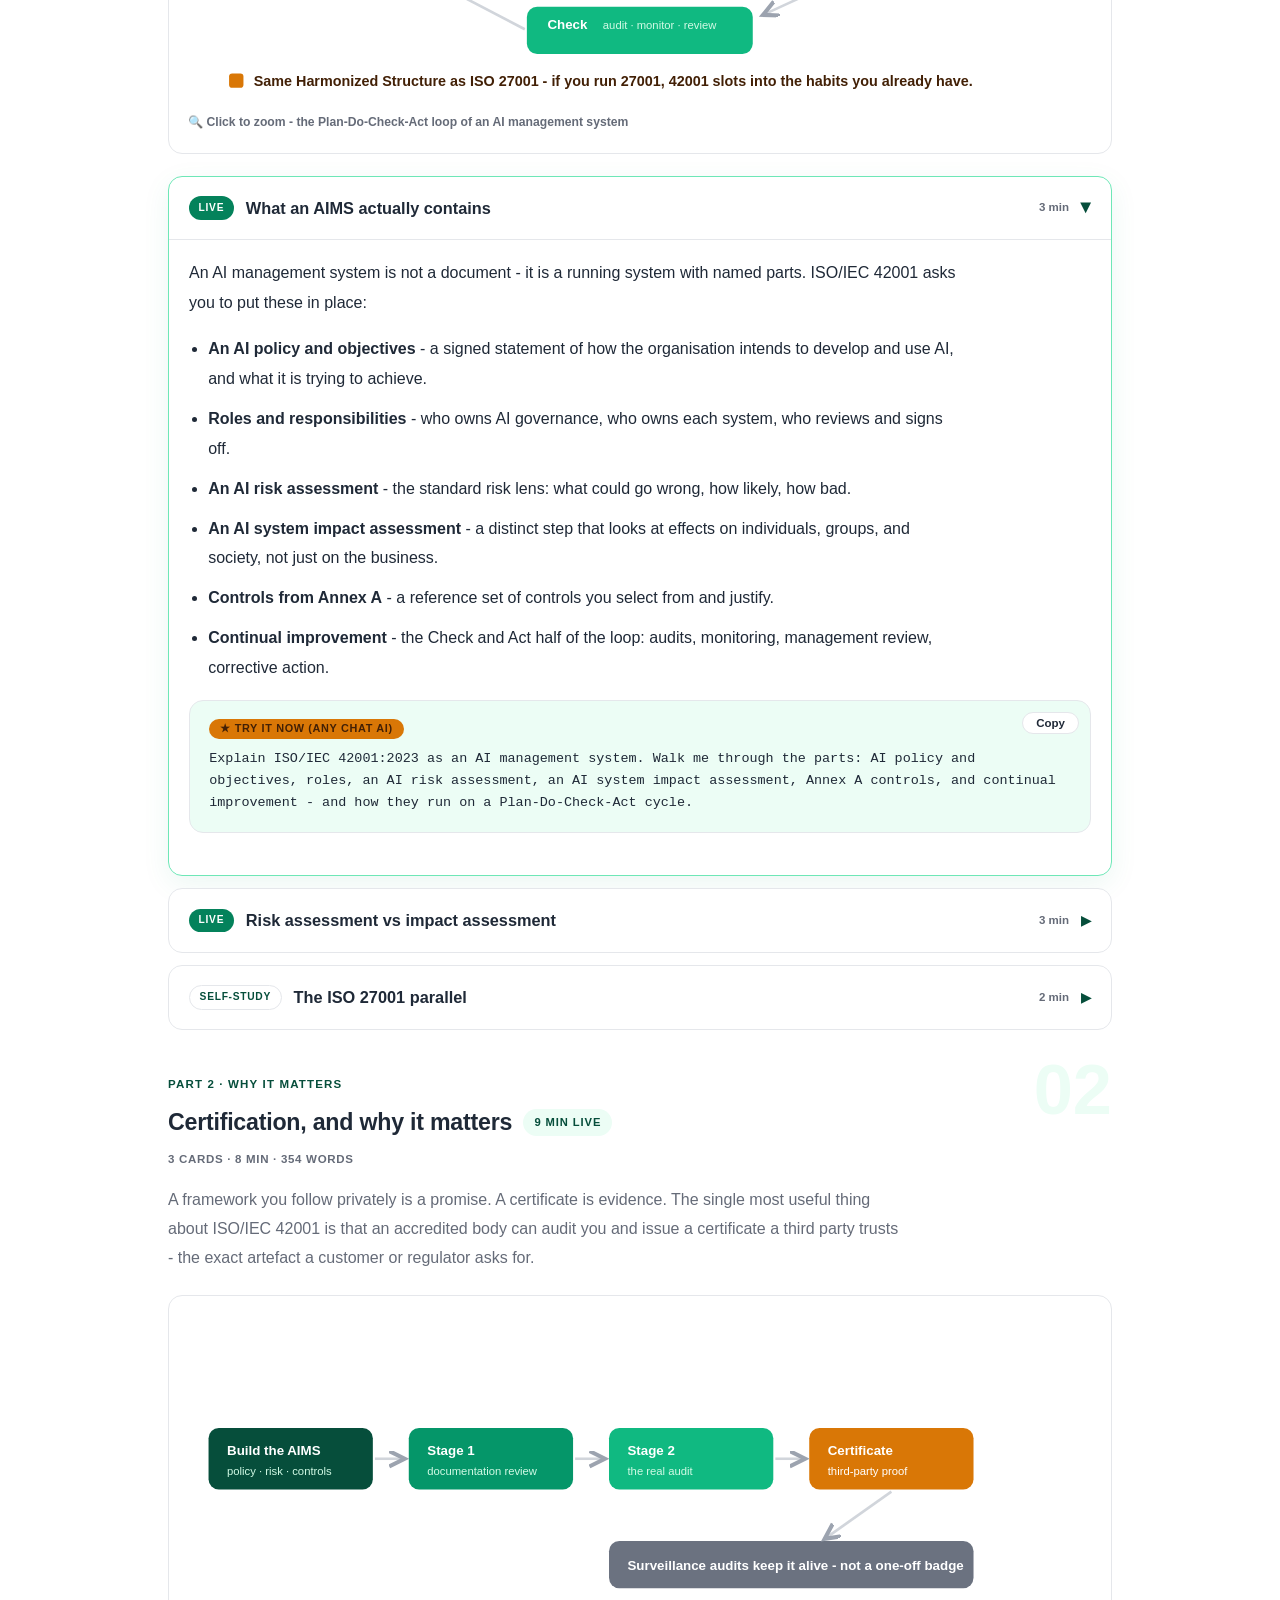
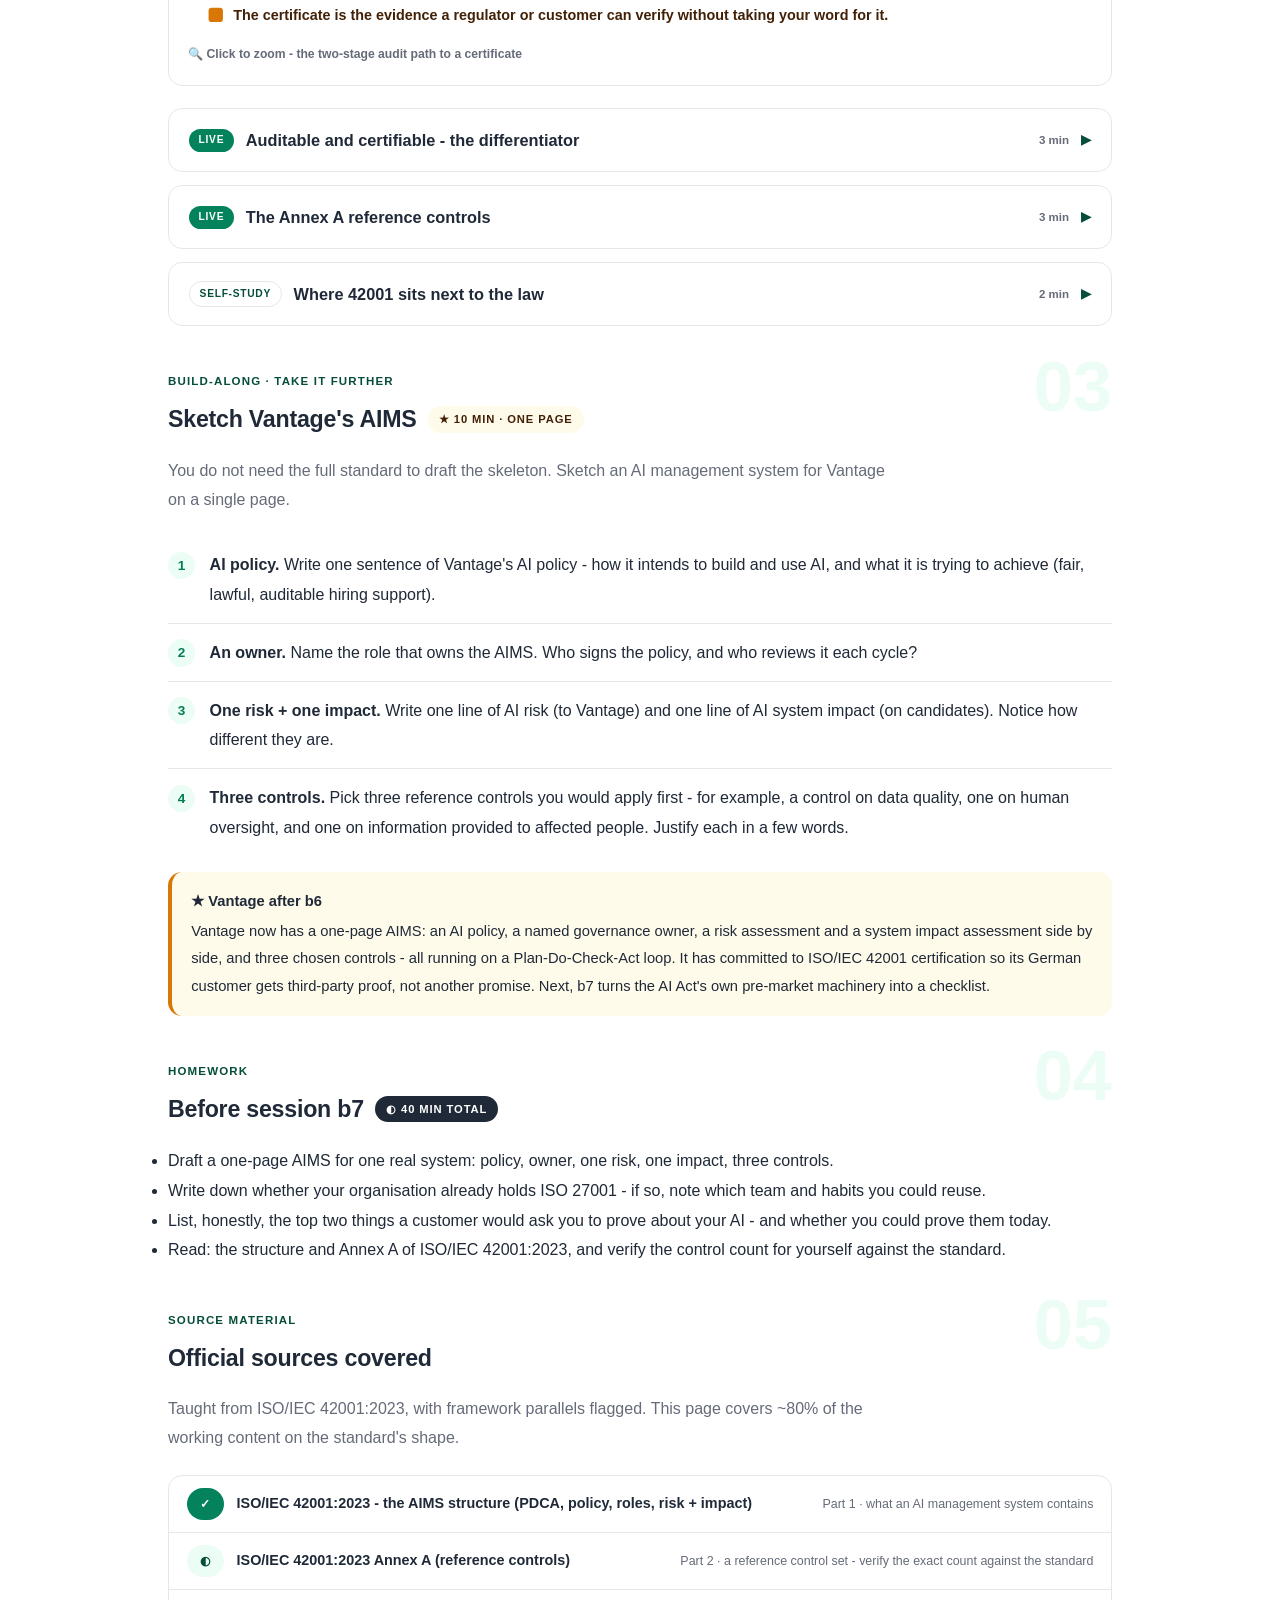
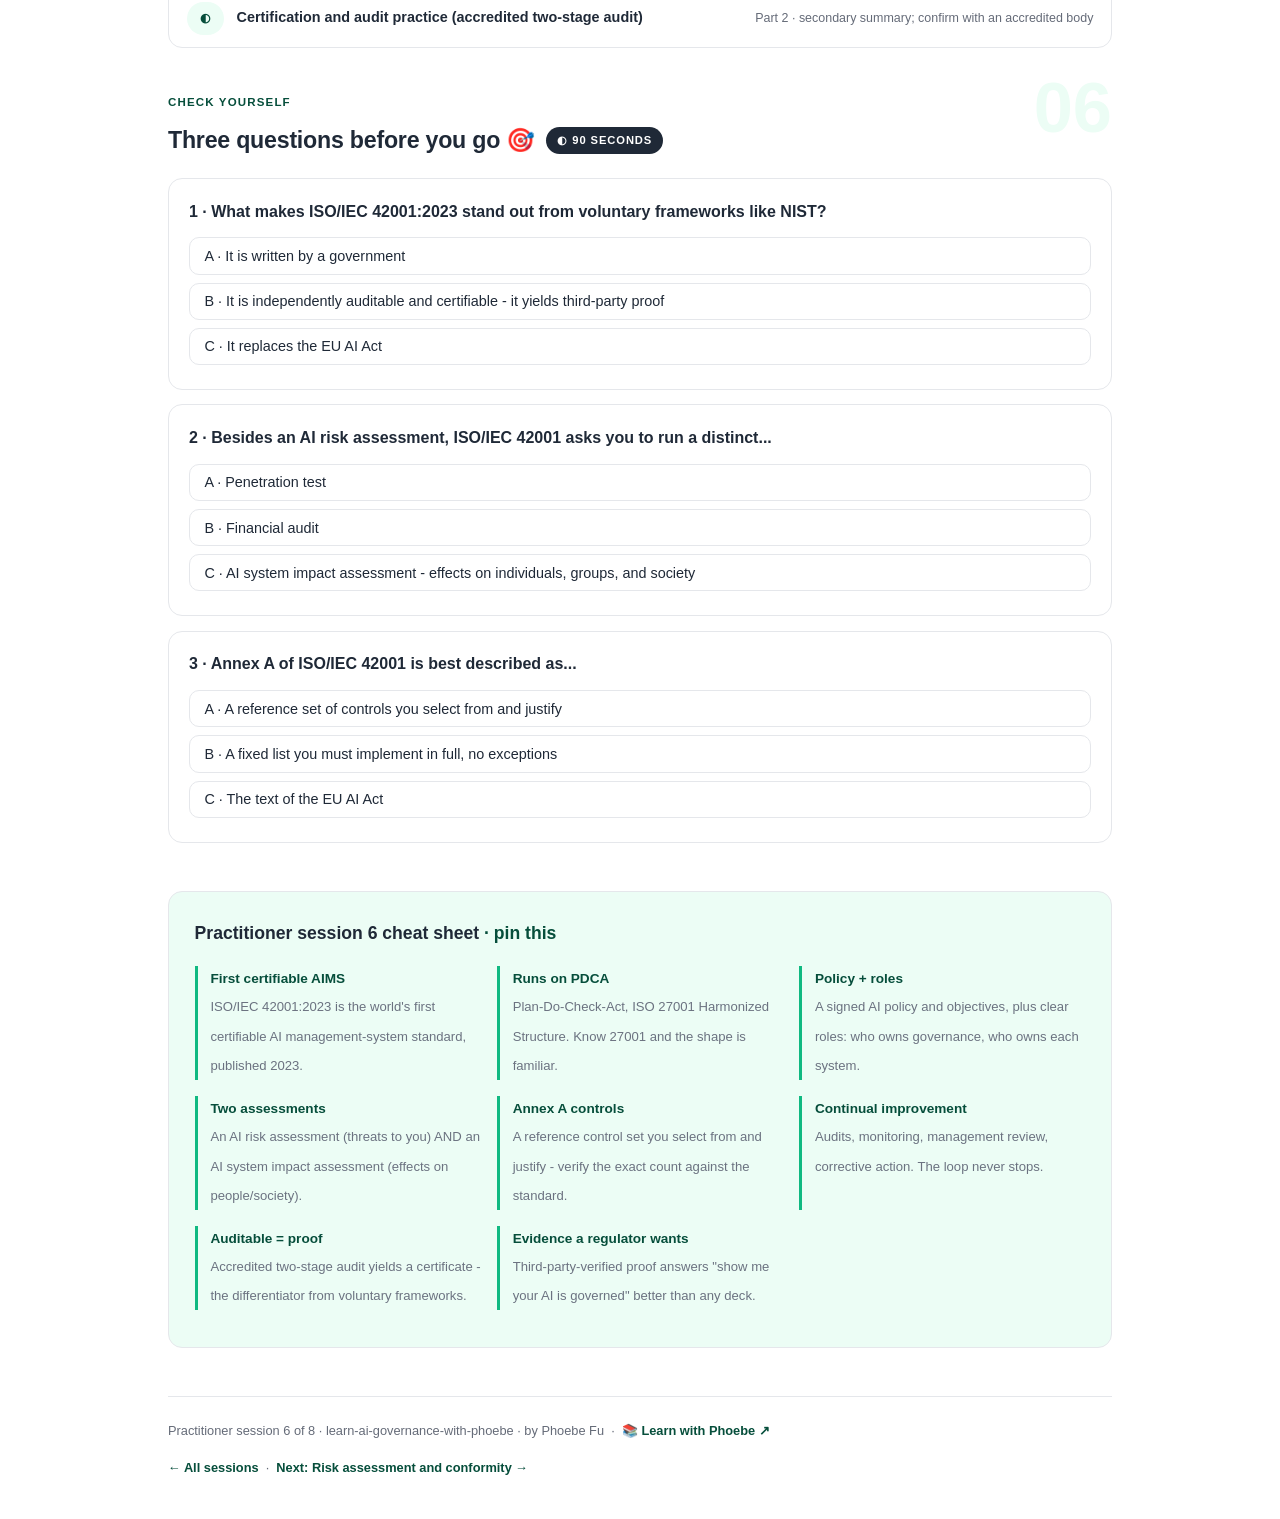
<file: courses/b6-iso-42001.html>
<!DOCTYPE html>
<html lang="en">
<head>
<meta charset="UTF-8">
<meta name="viewport" content="width=device-width, initial-scale=1.0">
<!-- social:start -->
<meta name="description" content="Practitioner session 6 of 8. You have met the EU AI Act (the law) and NIST (the risk method). Both tell you what to do. Neither hands you a certificate. ISO/IEC 42001 is different: it is a...">
<meta property="og:type" content="article">
<meta property="og:site_name" content="Learn with Phoebe">
<meta property="og:title" content="ISO/IEC 42001 the certifiable one - learn AI governance with phoebe">
<meta property="og:description" content="Practitioner session 6 of 8. You have met the EU AI Act (the law) and NIST (the risk method). Both tell you what to do. Neither hands you a certificate. ISO/IEC 42001 is different: it is a...">
<meta property="og:url" content="https://phoebefu6.github.io/learn-ai-governance-with-phoebe/courses/b6-iso-42001.html">
<meta property="og:image" content="https://phoebefu6.github.io/learn-ai-governance-with-phoebe/assets/og-cover.png">
<meta property="og:image:width" content="1200">
<meta property="og:image:height" content="630">
<meta name="twitter:card" content="summary_large_image">
<meta name="twitter:title" content="ISO/IEC 42001 the certifiable one - learn AI governance with phoebe">
<meta name="twitter:description" content="Practitioner session 6 of 8. You have met the EU AI Act (the law) and NIST (the risk method). Both tell you what to do. Neither hands you a certificate. ISO/IEC 42001 is different: it is a...">
<meta name="twitter:image" content="https://phoebefu6.github.io/learn-ai-governance-with-phoebe/assets/og-cover.png">
<!-- social:end -->
<title>Practitioner session 6 · ISO/IEC 42001 - learn AI governance with phoebe</title>
<link rel="stylesheet" href="../assets/style.css?v=32">
</head>
<body>

<div class="toolbar">
  <div class="wrap">
    <span class="crumb"><a href="../index.html">learn-ai-governance-with-phoebe</a> / Practitioner session 6 of 8</span>
    <button class="btn" id="toggle-all" type="button">Expand all</button>
    <button class="btn primary" id="zoom-toggle" type="button">Projector zoom: off</button>
  </div>
</div>

<header class="masthead">
  <div class="wrap">
    <div class="eyebrow">Learn AI Governance with Phoebe · Practitioner track · Session 6 of 8</div>
    <h1>ISO/IEC 42001 <span class="accent">the certifiable one</span></h1>
    <p class="sub">Frameworks tell you what good looks like. ISO/IEC 42001 lets you prove it. It is the first management-system standard for AI that an accredited body can audit and certify - so instead of saying "we govern our AI well", you hand over a certificate. This session walks the shape of an AI management system, why it matters, and how Vantage uses it to answer a customer who is done taking its word for things.</p>
    <div class="chip-row">
      <span class="chip level">🟠 Hands-on</span>
      <span class="chip audience">AI/ML · risk · compliance</span>
      <span class="chip audience">Management system</span>
      <span class="chip time">Session 6 of 8</span>
    </div>
    <div class="agenda">
      <span class="a1" style="flex:1">0-3 · Welcome</span>
      <span class="a2" style="flex:4">3-22 · The AIMS</span>
      <span class="a3" style="flex:4">22-40 · Certification</span>
      <span class="a4" style="flex:1">40-45 · Q&amp;A</span>
    </div>
  </div>
</header>

<main class="wrap">

  <section class="section" id="intro">
    <div class="section-kicker"><span class="klabel">Part 0</span><h2>From framework to proof</h2></div>
    <p class="lede">You have met the EU AI Act (the law) and NIST (the risk method). Both tell you what to do. Neither hands you a certificate. ISO/IEC 42001 is different: it is a management-system standard, built like ISO 27001, that an accredited body audits and certifies. That certificate is the thing a nervous customer or a regulator can actually check. This session is warm and practical - the goal is that by the end you can sketch your own AI management system on one page.</p>
    <div class="callout tip"><strong>Read this first</strong> Educational, not legal advice. This is a practitioner walkthrough of how ISO/IEC 42001 is shaped, not a substitute for the standard itself or for a certification body's guidance. Buy the standard and talk to an accredited auditor before you commit.</div>
    <div class="legend">
      <span class="pill solid">Live - presented in session</span>
      <span class="pill light">Self-study - full depth after class</span>
      <span class="pill peach">★ Try it now</span>
      <span class="pill inkpill">Sources covered at the end</span>
    </div>
    <div class="callout win"><strong>★ What you build today</strong> A mental model of an AI management system (AIMS), the Plan-Do-Check-Act loop it runs on, the audit path to a certificate, and a one-page sketch of Vantage's own AIMS.</div>
  </section>

  <section class="section" id="aims">
    <div class="section-kicker"><span class="klabel">Part 1 · the management system</span><h2>The AI management system (AIMS) <span class="tag concept">9 min live</span></h2></div>
    <p class="lede">ISO/IEC 42001:2023 is the world's first certifiable AI management-system standard. If you have seen ISO 27001 for information security, the shape is familiar: a policy, roles, risk work, a set of reference controls, and a loop that never stops turning.</p>

    <figure class="zoomable">
      <svg viewBox="0 0 880 340" xmlns="http://www.w3.org/2000/svg" role="img" aria-label="A Plan-Do-Check-Act loop applied to AI: plan the AI policy and risk work, do the controls, check with audits and monitoring, act with continual improvement">
        <style>
          .b6aT { font: 700 13px Inter, sans-serif; fill: #FFFFFF; }
          .b6aW { font: 400 11px Inter, sans-serif; fill: #D1FAE5; }
          .b6aS { font: 400 11px Inter, sans-serif; fill: #1F2937; }
          .b6aN { font: 600 14px Inter, sans-serif; fill: #422006; }
          .b6aArr { stroke: #D1D5DB; stroke-width: 2.5; fill: none; marker-end: url(#b6aAh); }
        </style>
        <defs><marker id="b6aAh" markerWidth="9" markerHeight="9" refX="6" refY="3" orient="auto"><path d="M0,0 L6,3 L0,6" fill="none" stroke="#9CA3AF" stroke-width="1.6"/></marker></defs>
        <rect x="330" y="20" width="220" height="46" rx="10" fill="#064E3B"/><text class="b6aT" x="350" y="40">Plan</text><text class="b6aW" x="350" y="57">AI policy · risk + impact assessment</text>
        <rect x="620" y="130" width="220" height="46" rx="10" fill="#059669"/><text class="b6aT" x="640" y="152">Do</text><text class="b6aW" x="676" y="152">Annex A controls · roles</text>
        <rect x="330" y="248" width="220" height="46" rx="10" fill="#10B981"/><text class="b6aT" x="350" y="270">Check</text><text class="b6aW" x="404" y="270">audit · monitor · review</text>
        <rect x="40" y="130" width="220" height="46" rx="10" fill="#6B7280"/><text class="b6aT" x="60" y="152">Act</text><text class="b6aW" x="100" y="152">continual improvement</text>
        <rect x="360" y="130" width="160" height="60" rx="12" fill="#ECFDF5" stroke="#6EE7B7"/><text class="b6aS" x="382" y="156">AIMS</text><text class="b6aS" x="382" y="176">one loop, always on</text>
        <line class="b6aArr" x1="552" y1="46" x2="628" y2="128"/>
        <line class="b6aArr" x1="730" y1="178" x2="560" y2="256"/>
        <line class="b6aArr" x1="328" y1="270" x2="152" y2="178"/>
        <line class="b6aArr" x1="150" y1="128" x2="328" y2="48"/>
        <rect x="40" y="313" width="14" height="14" rx="3" fill="#D97706"/>
        <text class="b6aN" x="64" y="325">Same Harmonized Structure as ISO 27001 - if you run 27001, 42001 slots into the habits you already have.</text>
      </svg>
      <figcaption>🔍 Click to zoom - the Plan-Do-Check-Act loop of an AI management system</figcaption>
    </figure>

    <details class="card" open>
      <summary><span class="mode live">Live</span>What an AIMS actually contains<span class="mini">3 min</span><span class="caret">▶</span></summary>
      <div class="body">
        <p>An AI management system is not a document - it is a running system with named parts. ISO/IEC 42001 asks you to put these in place:</p>
        <ul>
          <li><strong>An AI policy and objectives</strong> - a signed statement of how the organisation intends to develop and use AI, and what it is trying to achieve.</li>
          <li><strong>Roles and responsibilities</strong> - who owns AI governance, who owns each system, who reviews and signs off.</li>
          <li><strong>An AI risk assessment</strong> - the standard risk lens: what could go wrong, how likely, how bad.</li>
          <li><strong>An AI system impact assessment</strong> - a distinct step that looks at effects on individuals, groups, and society, not just on the business.</li>
          <li><strong>Controls from Annex A</strong> - a reference set of controls you select from and justify.</li>
          <li><strong>Continual improvement</strong> - the Check and Act half of the loop: audits, monitoring, management review, corrective action.</li>
        </ul>
        <div class="prompt-box good"><span class="label">★ Try it now (any chat AI)</span>Explain ISO/IEC 42001:2023 as an AI management system. Walk me through the parts: AI policy and objectives, roles, an AI risk assessment, an AI system impact assessment, Annex A controls, and continual improvement - and how they run on a Plan-Do-Check-Act cycle.</div>
      </div>
    </details>

    <details class="card">
      <summary><span class="mode live">Live</span>Risk assessment vs impact assessment<span class="mini">3 min</span><span class="caret">▶</span></summary>
      <div class="body">
        <ul>
          <li><strong>AI risk assessment</strong> asks "what could hurt us, and how do we treat it?" - the familiar likelihood-times-consequence view aimed at the organisation and its objectives.</li>
          <li><strong>AI system impact assessment</strong> asks "who does this system affect, and how?" - the effects on individuals, groups, and society. This is the step teams from a pure security background tend to skip.</li>
          <li><strong>Why both:</strong> a system can be low-risk to the business and high-impact on the people it touches. A hiring tool is a clean example - reliable for the company, life-shaping for the candidate.</li>
        </ul>
      </div>
    </details>

    <details class="card">
      <summary><span class="mode self">Self-study</span>The ISO 27001 parallel<span class="mini">2 min</span><span class="caret">▶</span></summary>
      <div class="body">
        <p>ISO/IEC 42001 borrows ISO 27001's Harmonized Structure on purpose. If your organisation already holds ISO 27001, the plumbing is shared: the same clause layout, the same "Statement of Applicability" idea for controls, the same audit rhythm, often the same internal team. You are not learning a new discipline - you are pointing an existing one at AI. That reuse is one of the strongest practical arguments for choosing 42001 over standing up a bespoke governance programme from scratch.</p>
      </div>
    </details>
  </section>

  <section class="section" id="cert">
    <div class="section-kicker"><span class="klabel">Part 2 · why it matters</span><h2>Certification, and why it matters <span class="tag concept">9 min live</span></h2></div>
    <p class="lede">A framework you follow privately is a promise. A certificate is evidence. The single most useful thing about ISO/IEC 42001 is that an accredited body can audit you and issue a certificate a third party trusts - the exact artefact a customer or regulator asks for.</p>

    <figure class="zoomable">
      <svg viewBox="0 0 880 310" xmlns="http://www.w3.org/2000/svg" role="img" aria-label="The audit path to certification: build the AIMS, then a stage 1 documentation review, then a stage 2 audit, then a certificate maintained by surveillance audits">
        <style>
          .b6cT { font: 700 13px Inter, sans-serif; fill: #FFFFFF; }
          .b6cW { font: 400 11px Inter, sans-serif; fill: #D1FAE5; }
          .b6cS { font: 400 11px Inter, sans-serif; fill: #1F2937; }
          .b6cN { font: 600 14px Inter, sans-serif; fill: #422006; }
          .b6cArr { stroke: #D1D5DB; stroke-width: 2.5; fill: none; marker-end: url(#b6cAh); }
        </style>
        <defs><marker id="b6cAh" markerWidth="9" markerHeight="9" refX="6" refY="3" orient="auto"><path d="M0,0 L6,3 L0,6" fill="none" stroke="#9CA3AF" stroke-width="1.6"/></marker></defs>
        <rect x="20" y="110" width="160" height="60" rx="10" fill="#064E3B"/><text class="b6cT" x="38" y="136">Build the AIMS</text><text class="b6cW" x="38" y="156">policy · risk · controls</text>
        <rect x="215" y="110" width="160" height="60" rx="10" fill="#059669"/><text class="b6cT" x="233" y="136">Stage 1</text><text class="b6cW" x="233" y="156">documentation review</text>
        <rect x="410" y="110" width="160" height="60" rx="10" fill="#10B981"/><text class="b6cT" x="428" y="136">Stage 2</text><text class="b6cW" x="428" y="156">the real audit</text>
        <rect x="605" y="110" width="160" height="60" rx="10" fill="#D97706"/><text class="b6cT" x="623" y="136">Certificate</text><text class="b6cW" x="623" y="156" style="fill:#FFFFFF">third-party proof</text>
        <rect x="410" y="220" width="355" height="46" rx="10" fill="#6B7280"/><text class="b6cT" x="428" y="248">Surveillance audits keep it alive - not a one-off badge</text>
        <line class="b6cArr" x1="182" y1="140" x2="211" y2="140"/>
        <line class="b6cArr" x1="377" y1="140" x2="406" y2="140"/>
        <line class="b6cArr" x1="572" y1="140" x2="601" y2="140"/>
        <line class="b6cArr" x1="685" y1="172" x2="620" y2="218"/>
        <rect x="20" y="285" width="14" height="14" rx="3" fill="#D97706"/>
        <text class="b6cN" x="44" y="297">The certificate is the evidence a regulator or customer can verify without taking your word for it.</text>
      </svg>
      <figcaption>🔍 Click to zoom - the two-stage audit path to a certificate</figcaption>
    </figure>

    <details class="card">
      <summary><span class="mode live">Live</span>Auditable and certifiable - the differentiator<span class="mini">3 min</span><span class="caret">▶</span></summary>
      <div class="body">
        <ul>
          <li><strong>Independently auditable.</strong> Certification runs as a two-stage audit by an accredited body - stage 1 reviews your documentation, stage 2 tests whether the system actually runs the way the documents say.</li>
          <li><strong>Certifiable.</strong> Pass, and you hold a certificate a third party trusts. This is the practical line between ISO/IEC 42001 and a voluntary framework: NIST gives you a method, 42001 gives you proof.</li>
          <li><strong>Evidence, not assertion.</strong> When a customer or regulator asks "show me your AI is governed", a certificate answers in a way a slide deck cannot.</li>
        </ul>
      </div>
    </details>

    <details class="card">
      <summary><span class="mode live">Live</span>The Annex A reference controls<span class="mini">3 min</span><span class="caret">▶</span></summary>
      <div class="body">
        <p>Annex A gives you a reference set of controls to select from and justify - grouped under a handful of control objectives spanning policy, resources, the AI lifecycle, data, information for interested parties, and use of AI systems.</p>
        <div class="callout tip"><strong>Verify the count</strong> Annex A is commonly reported as roughly 38 controls across 9 control objectives, but exact numbers vary between summaries. Treat it as "a reference control set" and confirm the precise figure against the published standard - do not quote a number you have not checked in the text itself.</div>
        <p>You do not implement every control blindly. As in ISO 27001, you decide which apply to your context, justify inclusions and exclusions, and record that reasoning - the "why we chose these" is part of the evidence.</p>
      </div>
    </details>

    <details class="card">
      <summary><span class="mode self">Self-study</span>Where 42001 sits next to the law<span class="mini">2 min</span><span class="caret">▶</span></summary>
      <div class="body">
        <p>ISO/IEC 42001 is not the EU AI Act and does not replace it. The Act is mandatory law; 42001 is a voluntary management-system standard. But a strong AIMS is a natural way to <em>produce and organise</em> the evidence the Act expects - risk work, documentation, roles, monitoring. The pattern to remember for b8: build to the legal floor, and use a standard like 42001 to make your compliance auditable and repeatable rather than heroic and one-off.</p>
        <div class="callout example"><span class="ex-pill">Real world</span><p><strong>Vantage answers the evidence request.</strong> Vantage's German enterprise customer stopped accepting assurances and asked for independent proof that Vantage's high-risk hiring tool is properly governed. Rather than write another bespoke security memo, Vantage decides to pursue ISO/IEC 42001 certification - a recognised, auditable answer that also organises the AI Act evidence it already owes. The certificate becomes the thing it hands over.</p></div>
      </div>
    </details>
  </section>

  <section class="section" id="exercise">
    <div class="section-kicker"><span class="klabel">Build-along · take it further</span><h2>Sketch Vantage's AIMS <span class="tag demo">★ 10 min · one page</span></h2></div>
    <p class="lede">You do not need the full standard to draft the skeleton. Sketch an AI management system for Vantage on a single page.</p>
    <div class="steps">
      <div class="step"><p><strong>AI policy.</strong> Write one sentence of Vantage's AI policy - how it intends to build and use AI, and what it is trying to achieve (fair, lawful, auditable hiring support).</p></div>
      <div class="step"><p><strong>An owner.</strong> Name the role that owns the AIMS. Who signs the policy, and who reviews it each cycle?</p></div>
      <div class="step"><p><strong>One risk + one impact.</strong> Write one line of AI risk (to Vantage) and one line of AI system impact (on candidates). Notice how different they are.</p></div>
      <div class="step"><p><strong>Three controls.</strong> Pick three reference controls you would apply first - for example, a control on data quality, one on human oversight, and one on information provided to affected people. Justify each in a few words.</p></div>
    </div>
    <div class="callout win"><strong>★ Vantage after b6</strong> Vantage now has a one-page AIMS: an AI policy, a named governance owner, a risk assessment and a system impact assessment side by side, and three chosen controls - all running on a Plan-Do-Check-Act loop. It has committed to ISO/IEC 42001 certification so its German customer gets third-party proof, not another promise. Next, b7 turns the AI Act's own pre-market machinery into a checklist.</div>
  </section>

  <section class="section" id="homework">
    <div class="section-kicker"><span class="klabel">Homework</span><h2>Before session b7 <span class="tag exercise">◐ 40 min total</span></h2></div>
    <ul>
      <li>Draft a one-page AIMS for one real system: policy, owner, one risk, one impact, three controls.</li>
      <li>Write down whether your organisation already holds ISO 27001 - if so, note which team and habits you could reuse.</li>
      <li>List, honestly, the top two things a customer would ask you to prove about your AI - and whether you could prove them today.</li>
      <li>Read: the structure and Annex A of ISO/IEC 42001:2023, and verify the control count for yourself against the standard.</li>
    </ul>
  </section>

  <section class="section" id="official">
    <div class="section-kicker"><span class="klabel">Source material</span><h2>Official sources covered</h2></div>
    <p class="lede">Taught from ISO/IEC 42001:2023, with framework parallels flagged. This page covers ~80% of the working content on the standard's shape.</p>
    <div class="covered">
      <div class="covered-row"><span class="status pill solid">✓</span><span class="name">ISO/IEC 42001:2023 - the AIMS structure (PDCA, policy, roles, risk + impact)</span><span class="note">Part 1 · what an AI management system contains</span></div>
      <div class="covered-row"><span class="status pill light">◐</span><span class="name">ISO/IEC 42001:2023 Annex A (reference controls)</span><span class="note">Part 2 · a reference control set - verify the exact count against the standard</span></div>
      <div class="covered-row"><span class="status pill light">◐</span><span class="name">Certification and audit practice (accredited two-stage audit)</span><span class="note">Part 2 · secondary summary; confirm with an accredited body</span></div>
    </div>
  </section>

  <section class="section" id="quiz">
    <div class="section-kicker"><span class="klabel">Check yourself</span><h2>Three questions before you go 🎯 <span class="tag exercise">◐ 90 seconds</span></h2></div>
    <div class="quiz-q" data-answer="1">
      <p class="qtext">1 · What makes ISO/IEC 42001:2023 stand out from voluntary frameworks like NIST?</p>
      <button class="qopt" type="button">A · It is written by a government</button>
      <button class="qopt" type="button">B · It is independently auditable and certifiable - it yields third-party proof</button>
      <button class="qopt" type="button">C · It replaces the EU AI Act</button>
      <p class="qwhy">ISO/IEC 42001 is the first certifiable AI management-system standard: an accredited body audits you and issues a certificate. That auditable evidence is the practical differentiator from a framework you merely follow.</p>
    </div>
    <div class="quiz-q" data-answer="2">
      <p class="qtext">2 · Besides an AI risk assessment, ISO/IEC 42001 asks you to run a distinct...</p>
      <button class="qopt" type="button">A · Penetration test</button>
      <button class="qopt" type="button">B · Financial audit</button>
      <button class="qopt" type="button">C · AI system impact assessment - effects on individuals, groups, and society</button>
      <p class="qwhy">Risk assessment looks at threats to the organisation; the impact assessment looks outward at effects on the people and society the system touches. A management system needs both lenses.</p>
    </div>
    <div class="quiz-q" data-answer="0">
      <p class="qtext">3 · Annex A of ISO/IEC 42001 is best described as...</p>
      <button class="qopt" type="button">A · A reference set of controls you select from and justify</button>
      <button class="qopt" type="button">B · A fixed list you must implement in full, no exceptions</button>
      <button class="qopt" type="button">C · The text of the EU AI Act</button>
      <p class="qwhy">Like ISO 27001, Annex A is a reference control set. You choose which controls apply to your context and record the reasoning - inclusions and exclusions are part of the evidence.</p>
    </div>
    <p class="quiz-score"></p>
  </section>

  <section class="cheat" id="cheatsheet">
    <h3>Practitioner session 6 cheat sheet <span>· pin this</span></h3>
    <div class="grid-2">
      <div class="cheat-item"><b>First certifiable AIMS</b><span>ISO/IEC 42001:2023 is the world's first certifiable AI management-system standard, published 2023.</span></div>
      <div class="cheat-item"><b>Runs on PDCA</b><span>Plan-Do-Check-Act, ISO 27001 Harmonized Structure. Know 27001 and the shape is familiar.</span></div>
      <div class="cheat-item"><b>Policy + roles</b><span>A signed AI policy and objectives, plus clear roles: who owns governance, who owns each system.</span></div>
      <div class="cheat-item"><b>Two assessments</b><span>An AI risk assessment (threats to you) AND an AI system impact assessment (effects on people/society).</span></div>
      <div class="cheat-item"><b>Annex A controls</b><span>A reference control set you select from and justify - verify the exact count against the standard.</span></div>
      <div class="cheat-item"><b>Continual improvement</b><span>Audits, monitoring, management review, corrective action. The loop never stops.</span></div>
      <div class="cheat-item"><b>Auditable = proof</b><span>Accredited two-stage audit yields a certificate - the differentiator from voluntary frameworks.</span></div>
      <div class="cheat-item"><b>Evidence a regulator wants</b><span>Third-party-verified proof answers "show me your AI is governed" better than any deck.</span></div>
    </div>
  </section>

  <footer class="pagefoot">
    <span>Practitioner session 6 of 8 · learn-ai-governance-with-phoebe · by Phoebe Fu &nbsp;·&nbsp; 📚 <a href="https://phoebefu6.github.io/learn-with-phoebe/">Learn with Phoebe ↗</a></span>
    <span><a href="../index.html">← All sessions</a> &nbsp;·&nbsp; <a href="b7-risk-assessment.html">Next: Risk assessment and conformity →</a></span>
  </footer>

</main>

<script src="../assets/app.js?v=31"></script>
</body>
</html>
</file>
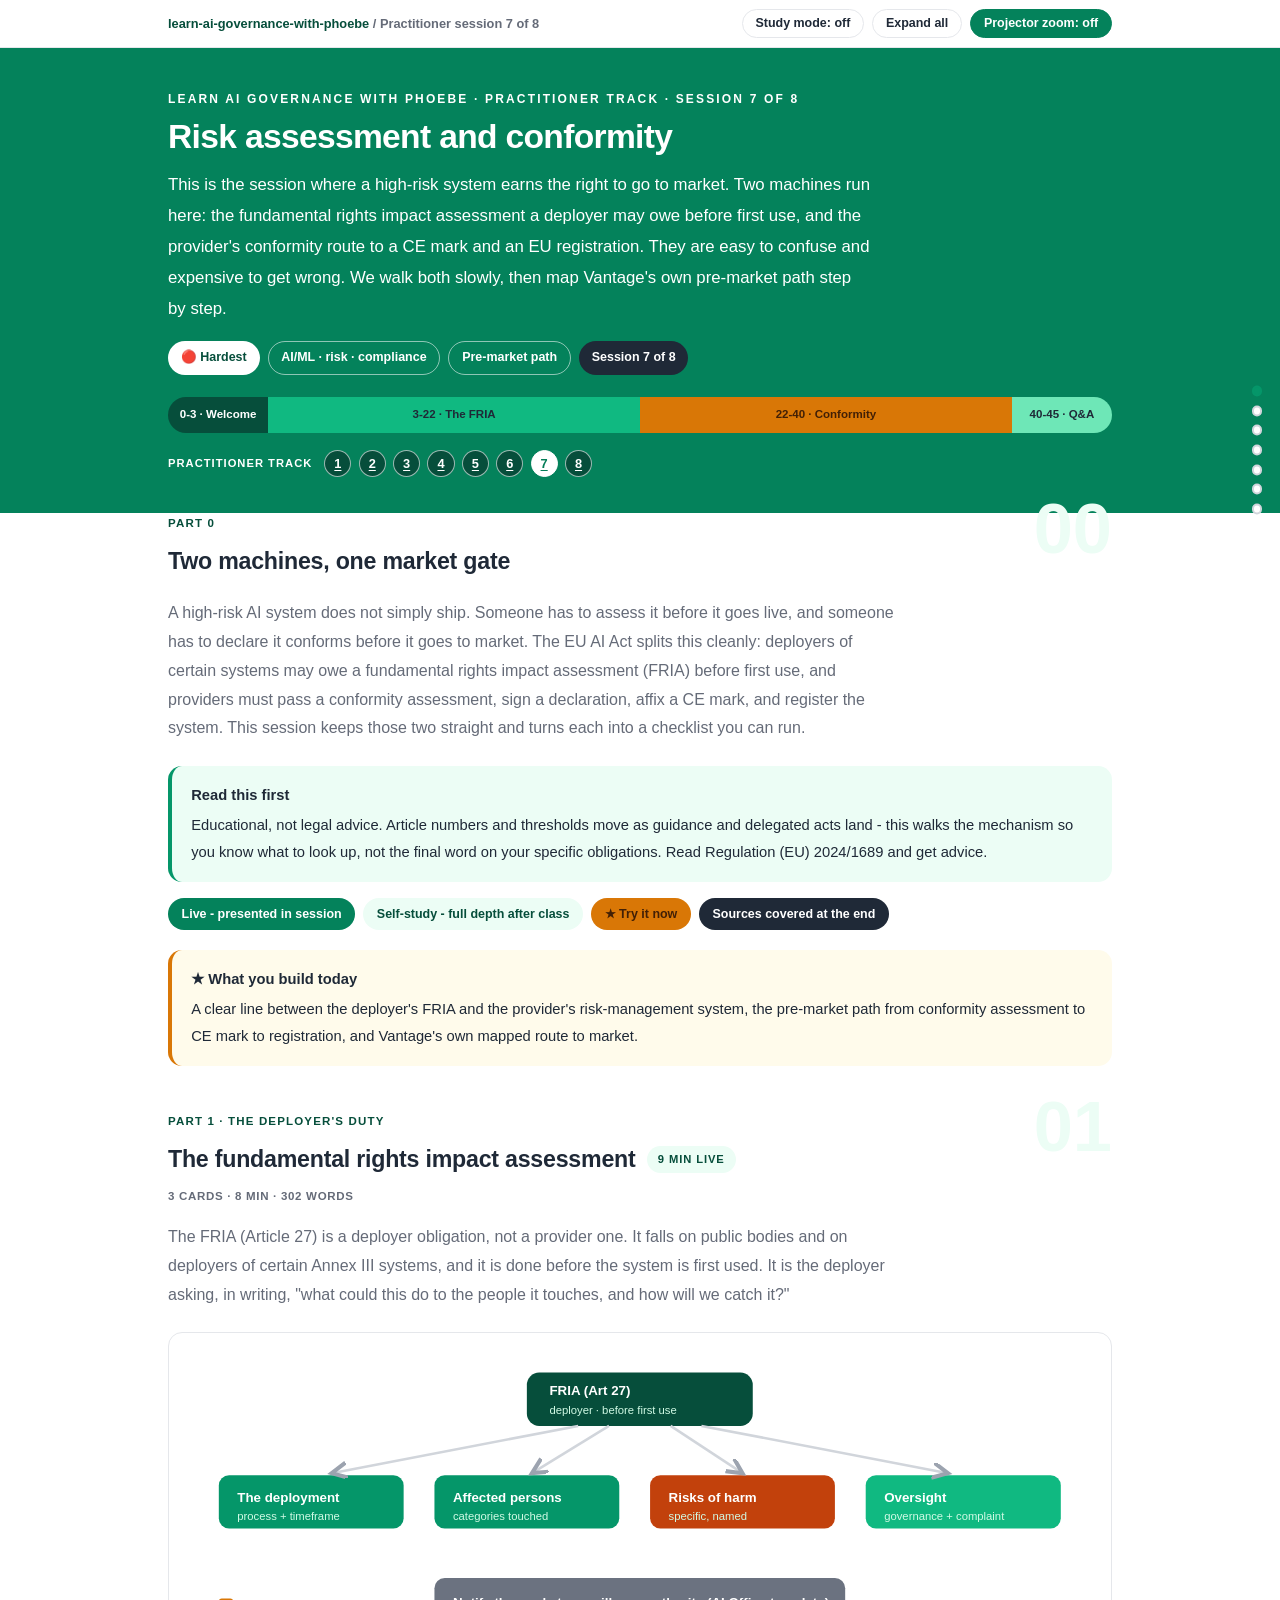
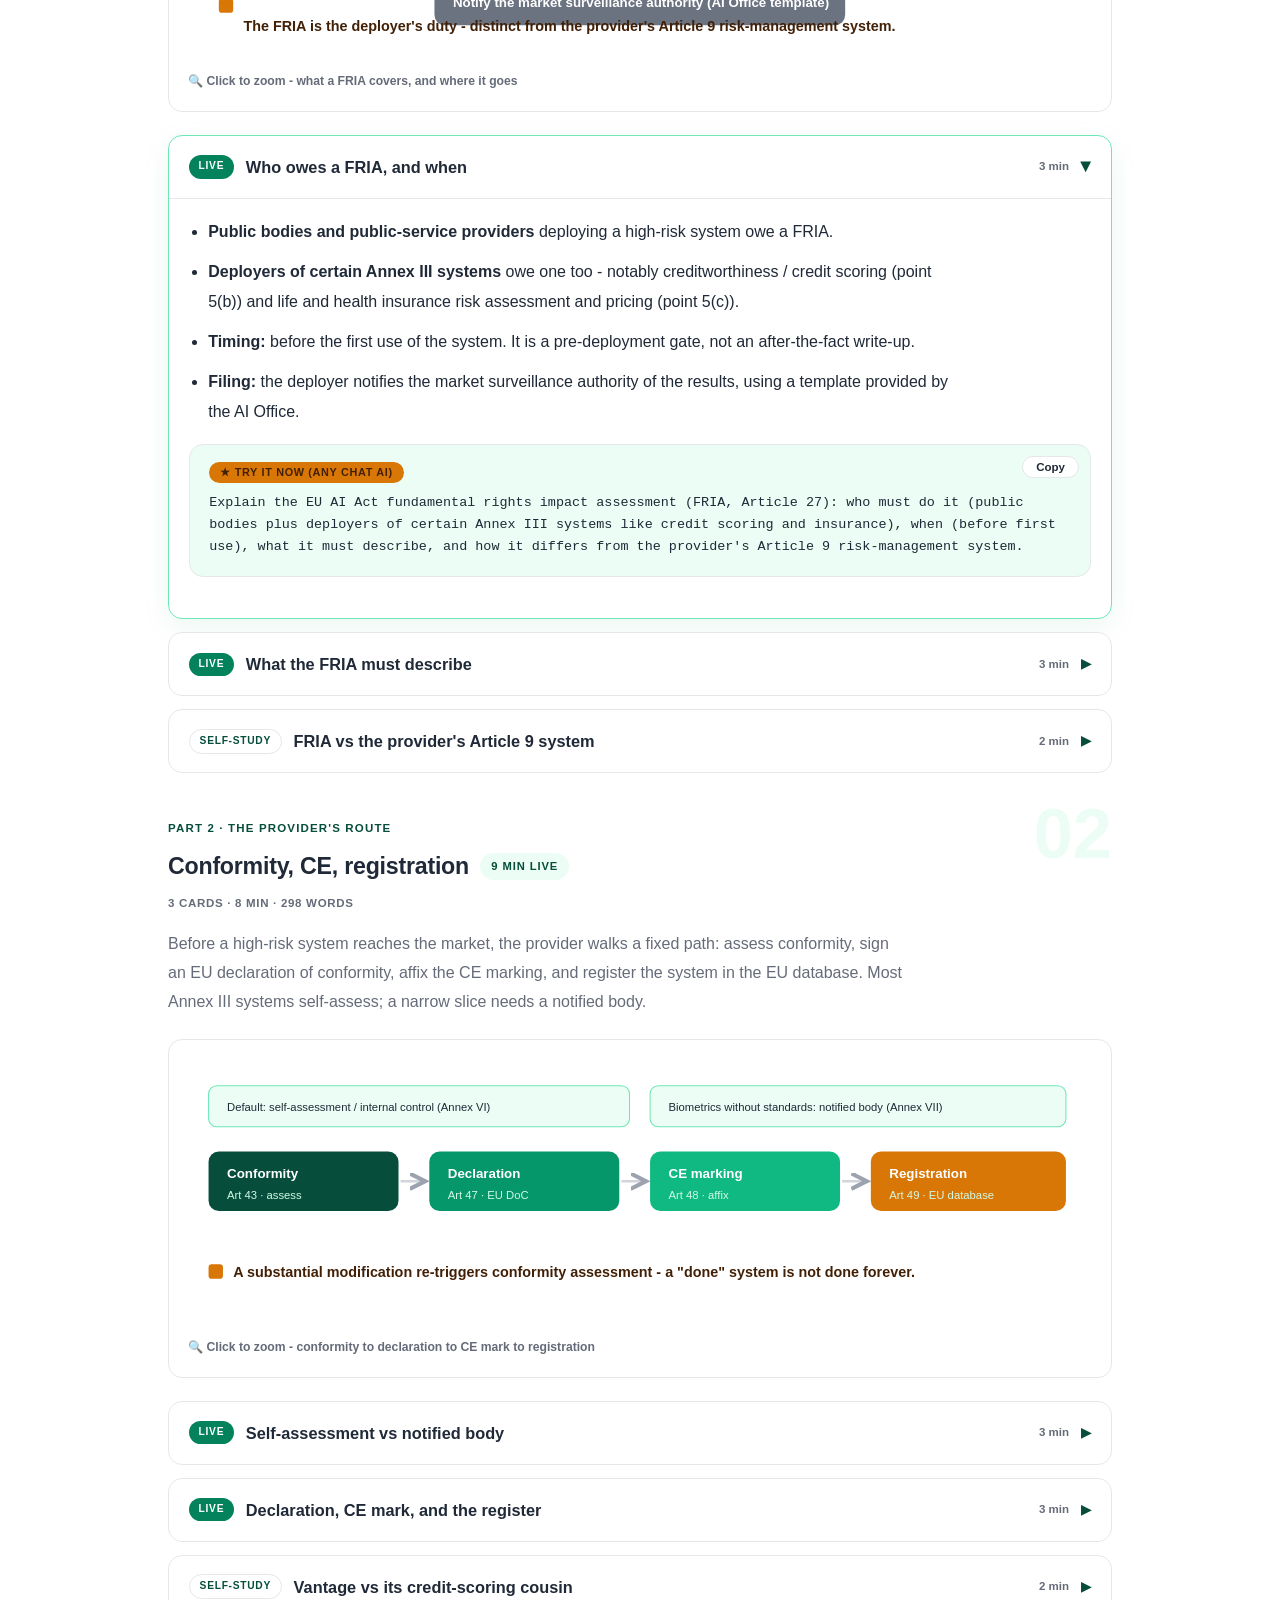
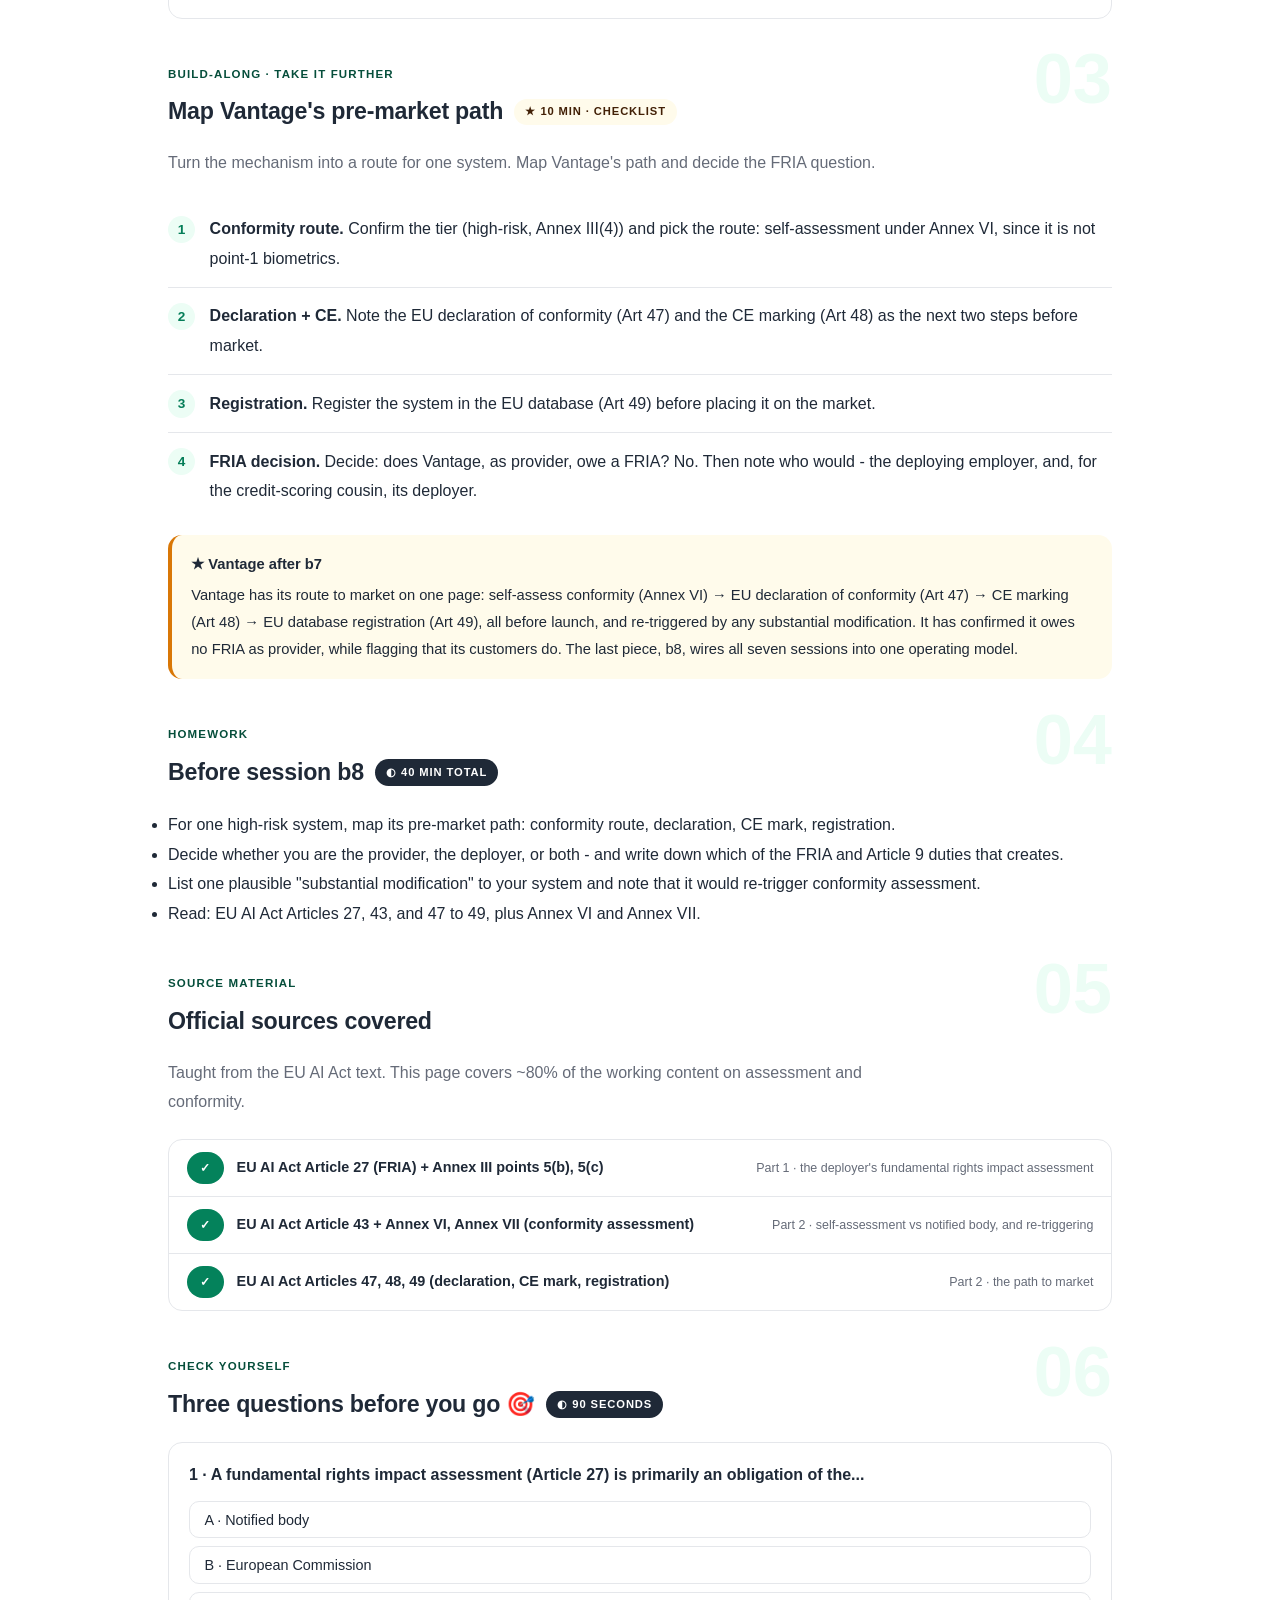
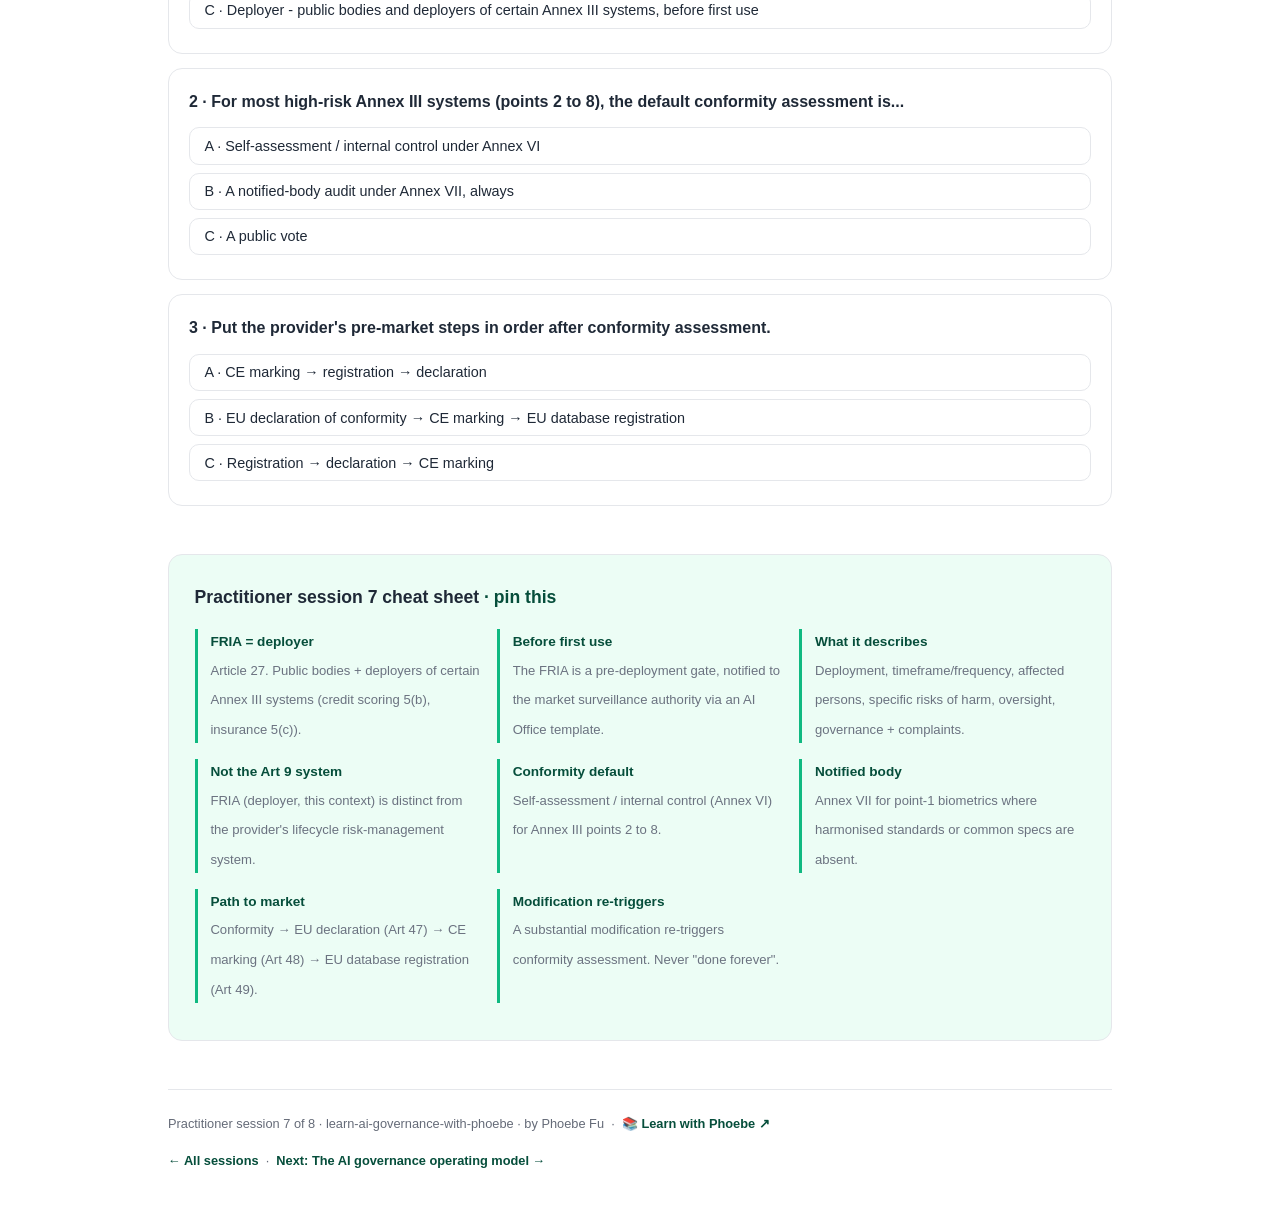
<file: courses/b7-risk-assessment.html>
<!DOCTYPE html>
<html lang="en">
<head>
<meta charset="UTF-8">
<meta name="viewport" content="width=device-width, initial-scale=1.0">
<!-- social:start -->
<meta name="description" content="Practitioner session 7 of 8. A high-risk AI system does not simply ship. Someone has to assess it before it goes live, and someone has to declare it conforms before it goes to market. The EU AI Act...">
<meta property="og:type" content="article">
<meta property="og:site_name" content="Learn with Phoebe">
<meta property="og:title" content="Risk assessment and conformity - learn AI governance with phoebe">
<meta property="og:description" content="Practitioner session 7 of 8. A high-risk AI system does not simply ship. Someone has to assess it before it goes live, and someone has to declare it conforms before it goes to market. The EU AI Act...">
<meta property="og:url" content="https://phoebefu6.github.io/learn-ai-governance-with-phoebe/courses/b7-risk-assessment.html">
<meta property="og:image" content="https://phoebefu6.github.io/learn-ai-governance-with-phoebe/assets/og-cover.png">
<meta property="og:image:width" content="1200">
<meta property="og:image:height" content="630">
<meta name="twitter:card" content="summary_large_image">
<meta name="twitter:title" content="Risk assessment and conformity - learn AI governance with phoebe">
<meta name="twitter:description" content="Practitioner session 7 of 8. A high-risk AI system does not simply ship. Someone has to assess it before it goes live, and someone has to declare it conforms before it goes to market. The EU AI Act...">
<meta name="twitter:image" content="https://phoebefu6.github.io/learn-ai-governance-with-phoebe/assets/og-cover.png">
<!-- social:end -->
<title>Practitioner session 7 · Risk assessment + conformity - learn AI governance with phoebe</title>
<link rel="stylesheet" href="../assets/style.css?v=32">
</head>
<body>

<div class="toolbar">
  <div class="wrap">
    <span class="crumb"><a href="../index.html">learn-ai-governance-with-phoebe</a> / Practitioner session 7 of 8</span>
    <button class="btn" id="toggle-all" type="button">Expand all</button>
    <button class="btn primary" id="zoom-toggle" type="button">Projector zoom: off</button>
  </div>
</div>

<header class="masthead">
  <div class="wrap">
    <div class="eyebrow">Learn AI Governance with Phoebe · Practitioner track · Session 7 of 8</div>
    <h1>Risk assessment <span class="accent">and conformity</span></h1>
    <p class="sub">This is the session where a high-risk system earns the right to go to market. Two machines run here: the fundamental rights impact assessment a deployer may owe before first use, and the provider's conformity route to a CE mark and an EU registration. They are easy to confuse and expensive to get wrong. We walk both slowly, then map Vantage's own pre-market path step by step.</p>
    <div class="chip-row">
      <span class="chip level">🔴 Hardest</span>
      <span class="chip audience">AI/ML · risk · compliance</span>
      <span class="chip audience">Pre-market path</span>
      <span class="chip time">Session 7 of 8</span>
    </div>
    <div class="agenda">
      <span class="a1" style="flex:1">0-3 · Welcome</span>
      <span class="a2" style="flex:4">3-22 · The FRIA</span>
      <span class="a3" style="flex:4">22-40 · Conformity</span>
      <span class="a4" style="flex:1">40-45 · Q&amp;A</span>
    </div>
  </div>
</header>

<main class="wrap">

  <section class="section" id="intro">
    <div class="section-kicker"><span class="klabel">Part 0</span><h2>Two machines, one market gate</h2></div>
    <p class="lede">A high-risk AI system does not simply ship. Someone has to assess it before it goes live, and someone has to declare it conforms before it goes to market. The EU AI Act splits this cleanly: deployers of certain systems may owe a fundamental rights impact assessment (FRIA) before first use, and providers must pass a conformity assessment, sign a declaration, affix a CE mark, and register the system. This session keeps those two straight and turns each into a checklist you can run.</p>
    <div class="callout tip"><strong>Read this first</strong> Educational, not legal advice. Article numbers and thresholds move as guidance and delegated acts land - this walks the mechanism so you know what to look up, not the final word on your specific obligations. Read Regulation (EU) 2024/1689 and get advice.</div>
    <div class="legend">
      <span class="pill solid">Live - presented in session</span>
      <span class="pill light">Self-study - full depth after class</span>
      <span class="pill peach">★ Try it now</span>
      <span class="pill inkpill">Sources covered at the end</span>
    </div>
    <div class="callout win"><strong>★ What you build today</strong> A clear line between the deployer's FRIA and the provider's risk-management system, the pre-market path from conformity assessment to CE mark to registration, and Vantage's own mapped route to market.</div>
  </section>

  <section class="section" id="fria">
    <div class="section-kicker"><span class="klabel">Part 1 · the deployer's duty</span><h2>The fundamental rights impact assessment <span class="tag concept">9 min live</span></h2></div>
    <p class="lede">The FRIA (Article 27) is a deployer obligation, not a provider one. It falls on public bodies and on deployers of certain Annex III systems, and it is done before the system is first used. It is the deployer asking, in writing, "what could this do to the people it touches, and how will we catch it?"</p>

    <figure class="zoomable">
      <svg viewBox="0 0 880 300" xmlns="http://www.w3.org/2000/svg" role="img" aria-label="What a fundamental rights impact assessment covers: the deployment, the timeframe, affected persons, specific risks of harm, and human oversight plus governance and complaint measures">
        <style>
          .b7fT { font: 700 13px Inter, sans-serif; fill: #FFFFFF; }
          .b7fW { font: 400 11px Inter, sans-serif; fill: #D1FAE5; }
          .b7fS { font: 400 11px Inter, sans-serif; fill: #1F2937; }
          .b7fN { font: 600 14px Inter, sans-serif; fill: #422006; }
          .b7fArr { stroke: #D1D5DB; stroke-width: 2.5; fill: none; marker-end: url(#b7fAh); }
        </style>
        <defs><marker id="b7fAh" markerWidth="9" markerHeight="9" refX="6" refY="3" orient="auto"><path d="M0,0 L6,3 L0,6" fill="none" stroke="#9CA3AF" stroke-width="1.6"/></marker></defs>
        <rect x="330" y="20" width="220" height="52" rx="12" fill="#064E3B"/><text class="b7fT" x="352" y="42">FRIA (Art 27)</text><text class="b7fW" x="352" y="60">deployer · before first use</text>
        <rect x="30" y="120" width="180" height="52" rx="10" fill="#059669"/><text class="b7fT" x="48" y="146">The deployment</text><text class="b7fW" x="48" y="164">process + timeframe</text>
        <rect x="240" y="120" width="180" height="52" rx="10" fill="#059669"/><text class="b7fT" x="258" y="146">Affected persons</text><text class="b7fW" x="258" y="164">categories touched</text>
        <rect x="450" y="120" width="180" height="52" rx="10" fill="#C2410C"/><text class="b7fT" x="468" y="146">Risks of harm</text><text class="b7fW" x="468" y="164">specific, named</text>
        <rect x="660" y="120" width="190" height="52" rx="10" fill="#10B981"/><text class="b7fT" x="678" y="146">Oversight</text><text class="b7fW" x="678" y="164">governance + complaint</text>
        <rect x="240" y="220" width="400" height="46" rx="10" fill="#6B7280"/><text class="b7fT" x="258" y="248">Notify the market surveillance authority (AI Office template)</text>
        <line class="b7fArr" x1="380" y1="72" x2="140" y2="118"/>
        <line class="b7fArr" x1="410" y1="72" x2="335" y2="118"/>
        <line class="b7fArr" x1="470" y1="72" x2="540" y2="118"/>
        <line class="b7fArr" x1="500" y1="72" x2="740" y2="118"/>
        <rect x="30" y="240" width="14" height="14" rx="3" fill="#D97706"/>
        <text class="b7fN" x="54" y="272">The FRIA is the deployer's duty - distinct from the provider's Article 9 risk-management system.</text>
      </svg>
      <figcaption>🔍 Click to zoom - what a FRIA covers, and where it goes</figcaption>
    </figure>

    <details class="card" open>
      <summary><span class="mode live">Live</span>Who owes a FRIA, and when<span class="mini">3 min</span><span class="caret">▶</span></summary>
      <div class="body">
        <ul>
          <li><strong>Public bodies and public-service providers</strong> deploying a high-risk system owe a FRIA.</li>
          <li><strong>Deployers of certain Annex III systems</strong> owe one too - notably creditworthiness / credit scoring (point 5(b)) and life and health insurance risk assessment and pricing (point 5(c)).</li>
          <li><strong>Timing:</strong> before the first use of the system. It is a pre-deployment gate, not an after-the-fact write-up.</li>
          <li><strong>Filing:</strong> the deployer notifies the market surveillance authority of the results, using a template provided by the AI Office.</li>
        </ul>
        <div class="prompt-box good"><span class="label">★ Try it now (any chat AI)</span>Explain the EU AI Act fundamental rights impact assessment (FRIA, Article 27): who must do it (public bodies plus deployers of certain Annex III systems like credit scoring and insurance), when (before first use), what it must describe, and how it differs from the provider's Article 9 risk-management system.</div>
      </div>
    </details>

    <details class="card">
      <summary><span class="mode live">Live</span>What the FRIA must describe<span class="mini">3 min</span><span class="caret">▶</span></summary>
      <div class="body">
        <p>The assessment is concrete. It sets out:</p>
        <ul>
          <li><strong>The deployment processes</strong> - how the deployer will actually use the system, in context.</li>
          <li><strong>The usage timeframe and frequency</strong> - how long and how often it runs.</li>
          <li><strong>The categories of affected persons</strong> - who is on the receiving end.</li>
          <li><strong>The specific risks of harm</strong> to those people - named, not generic.</li>
          <li><strong>Human-oversight measures</strong> - how a person stays in the loop.</li>
          <li><strong>Governance and complaint mechanisms</strong> - what happens when something goes wrong, and how affected people raise it.</li>
        </ul>
      </div>
    </details>

    <details class="card">
      <summary><span class="mode self">Self-study</span>FRIA vs the provider's Article 9 system<span class="mini">2 min</span><span class="caret">▶</span></summary>
      <div class="body">
        <p>Do not merge these. The provider runs a <strong>risk-management system</strong> under Article 9 across the whole lifecycle of the high-risk system - identifying, evaluating, and mitigating risks in the product itself. The deployer's <strong>FRIA</strong> under Article 27 is narrower and downstream: it looks at fundamental-rights impacts in <em>this</em> deployment context. A provider's Article 9 work does not discharge a deployer's FRIA, and vice versa. When the same organisation is both, it does both - and can reuse evidence, but must not pretend one covers the other.</p>
      </div>
    </details>
  </section>

  <section class="section" id="conformity">
    <div class="section-kicker"><span class="klabel">Part 2 · the provider's route</span><h2>Conformity, CE, registration <span class="tag concept">9 min live</span></h2></div>
    <p class="lede">Before a high-risk system reaches the market, the provider walks a fixed path: assess conformity, sign an EU declaration of conformity, affix the CE marking, and register the system in the EU database. Most Annex III systems self-assess; a narrow slice needs a notified body.</p>

    <figure class="zoomable">
      <svg viewBox="0 0 880 260" xmlns="http://www.w3.org/2000/svg" role="img" aria-label="The pre-market path for a high-risk system: conformity assessment, then EU declaration of conformity, then CE marking, then EU database registration">
        <style>
          .b7cT { font: 700 13px Inter, sans-serif; fill: #FFFFFF; }
          .b7cW { font: 400 11px Inter, sans-serif; fill: #D1FAE5; }
          .b7cS { font: 400 11px Inter, sans-serif; fill: #1F2937; }
          .b7cN { font: 600 14px Inter, sans-serif; fill: #422006; }
          .b7cArr { stroke: #D1D5DB; stroke-width: 2.5; fill: none; marker-end: url(#b7cAh); }
        </style>
        <defs><marker id="b7cAh" markerWidth="9" markerHeight="9" refX="6" refY="3" orient="auto"><path d="M0,0 L6,3 L0,6" fill="none" stroke="#9CA3AF" stroke-width="1.6"/></marker></defs>
        <rect x="20" y="90" width="185" height="58" rx="10" fill="#064E3B"/><text class="b7cT" x="38" y="116">Conformity</text><text class="b7cW" x="38" y="136">Art 43 · assess</text>
        <rect x="235" y="90" width="185" height="58" rx="10" fill="#059669"/><text class="b7cT" x="253" y="116">Declaration</text><text class="b7cW" x="253" y="136">Art 47 · EU DoC</text>
        <rect x="450" y="90" width="185" height="58" rx="10" fill="#10B981"/><text class="b7cT" x="468" y="116">CE marking</text><text class="b7cW" x="468" y="136">Art 48 · affix</text>
        <rect x="665" y="90" width="190" height="58" rx="10" fill="#D97706"/><text class="b7cT" x="683" y="116">Registration</text><text class="b7cW" x="683" y="136">Art 49 · EU database</text>
        <line class="b7cArr" x1="207" y1="119" x2="231" y2="119"/>
        <line class="b7cArr" x1="422" y1="119" x2="446" y2="119"/>
        <line class="b7cArr" x1="637" y1="119" x2="661" y2="119"/>
        <rect x="20" y="26" width="410" height="40" rx="8" fill="#ECFDF5" stroke="#6EE7B7"/><text class="b7cS" x="38" y="51">Default: self-assessment / internal control (Annex VI)</text>
        <rect x="450" y="26" width="405" height="40" rx="8" fill="#ECFDF5" stroke="#6EE7B7"/><text class="b7cS" x="468" y="51">Biometrics without standards: notified body (Annex VII)</text>
        <rect x="20" y="200" width="14" height="14" rx="3" fill="#D97706"/>
        <text class="b7cN" x="44" y="212">A substantial modification re-triggers conformity assessment - a "done" system is not done forever.</text>
      </svg>
      <figcaption>🔍 Click to zoom - conformity to declaration to CE mark to registration</figcaption>
    </figure>

    <details class="card">
      <summary><span class="mode live">Live</span>Self-assessment vs notified body<span class="mini">3 min</span><span class="caret">▶</span></summary>
      <div class="body">
        <ul>
          <li><strong>Self-assessment is the default.</strong> For high-risk systems in Annex III points 2 to 8, the conformity assessment is internal control under Annex VI - the provider assesses its own conformity against the requirements.</li>
          <li><strong>Third-party for biometrics without standards.</strong> For Annex III point 1 (biometrics), where harmonised standards or common specifications are absent, a notified body runs the assessment under Annex VII.</li>
          <li><strong>Substantial modification re-triggers.</strong> Change the system substantially after assessment and you must assess conformity again. Governance is continuous, not a one-time stamp.</li>
        </ul>
      </div>
    </details>

    <details class="card">
      <summary><span class="mode live">Live</span>Declaration, CE mark, and the register<span class="mini">3 min</span><span class="caret">▶</span></summary>
      <div class="body">
        <p>Once conformity is assessed, three steps take the system to market, all before it is placed on the market:</p>
        <ul>
          <li><strong>EU declaration of conformity (Article 47)</strong> - the provider signs a formal statement that the system meets the requirements, and keeps it available.</li>
          <li><strong>CE marking (Article 48)</strong> - the familiar mark is affixed, signalling conformity, as for other regulated products.</li>
          <li><strong>EU database registration (Article 49)</strong> - the provider registers the high-risk system in the EU database before market. Certain law-enforcement and migration systems register in a non-public section of that database.</li>
        </ul>
      </div>
    </details>

    <details class="card">
      <summary><span class="mode self">Self-study</span>Vantage vs its credit-scoring cousin<span class="mini">2 min</span><span class="caret">▶</span></summary>
      <div class="body">
        <p>The two machines land differently depending on where you sit in the value chain, which is exactly what trips teams up.</p>
        <div class="callout example"><span class="ex-pill">Real world</span><p><strong>Vantage's hiring tool: the provider path, no FRIA.</strong> As the <em>provider</em> of a high-risk Annex III(4) employment system, Vantage self-assesses conformity under Annex VI, signs an EU declaration of conformity, affixes the CE mark, and registers the system before it goes to market. It does not owe a FRIA - that duty sits with the employer who deploys it. But if Vantage built the <em>credit-scoring cousin</em> its roadmap flirts with (Annex III point 5(b)), any deployer of that system would owe a FRIA before first use. Same company, different obligations, driven by role and use case - map both before you ship either.</p></div>
      </div>
    </details>
  </section>

  <section class="section" id="exercise">
    <div class="section-kicker"><span class="klabel">Build-along · take it further</span><h2>Map Vantage's pre-market path <span class="tag demo">★ 10 min · checklist</span></h2></div>
    <p class="lede">Turn the mechanism into a route for one system. Map Vantage's path and decide the FRIA question.</p>
    <div class="steps">
      <div class="step"><p><strong>Conformity route.</strong> Confirm the tier (high-risk, Annex III(4)) and pick the route: self-assessment under Annex VI, since it is not point-1 biometrics.</p></div>
      <div class="step"><p><strong>Declaration + CE.</strong> Note the EU declaration of conformity (Art 47) and the CE marking (Art 48) as the next two steps before market.</p></div>
      <div class="step"><p><strong>Registration.</strong> Register the system in the EU database (Art 49) before placing it on the market.</p></div>
      <div class="step"><p><strong>FRIA decision.</strong> Decide: does Vantage, as provider, owe a FRIA? No. Then note who would - the deploying employer, and, for the credit-scoring cousin, its deployer.</p></div>
    </div>
    <div class="callout win"><strong>★ Vantage after b7</strong> Vantage has its route to market on one page: self-assess conformity (Annex VI) → EU declaration of conformity (Art 47) → CE marking (Art 48) → EU database registration (Art 49), all before launch, and re-triggered by any substantial modification. It has confirmed it owes no FRIA as provider, while flagging that its customers do. The last piece, b8, wires all seven sessions into one operating model.</div>
  </section>

  <section class="section" id="homework">
    <div class="section-kicker"><span class="klabel">Homework</span><h2>Before session b8 <span class="tag exercise">◐ 40 min total</span></h2></div>
    <ul>
      <li>For one high-risk system, map its pre-market path: conformity route, declaration, CE mark, registration.</li>
      <li>Decide whether you are the provider, the deployer, or both - and write down which of the FRIA and Article 9 duties that creates.</li>
      <li>List one plausible "substantial modification" to your system and note that it would re-trigger conformity assessment.</li>
      <li>Read: EU AI Act Articles 27, 43, and 47 to 49, plus Annex VI and Annex VII.</li>
    </ul>
  </section>

  <section class="section" id="official">
    <div class="section-kicker"><span class="klabel">Source material</span><h2>Official sources covered</h2></div>
    <p class="lede">Taught from the EU AI Act text. This page covers ~80% of the working content on assessment and conformity.</p>
    <div class="covered">
      <div class="covered-row"><span class="status pill solid">✓</span><span class="name">EU AI Act Article 27 (FRIA) + Annex III points 5(b), 5(c)</span><span class="note">Part 1 · the deployer's fundamental rights impact assessment</span></div>
      <div class="covered-row"><span class="status pill solid">✓</span><span class="name">EU AI Act Article 43 + Annex VI, Annex VII (conformity assessment)</span><span class="note">Part 2 · self-assessment vs notified body, and re-triggering</span></div>
      <div class="covered-row"><span class="status pill solid">✓</span><span class="name">EU AI Act Articles 47, 48, 49 (declaration, CE mark, registration)</span><span class="note">Part 2 · the path to market</span></div>
    </div>
  </section>

  <section class="section" id="quiz">
    <div class="section-kicker"><span class="klabel">Check yourself</span><h2>Three questions before you go 🎯 <span class="tag exercise">◐ 90 seconds</span></h2></div>
    <div class="quiz-q" data-answer="2">
      <p class="qtext">1 · A fundamental rights impact assessment (Article 27) is primarily an obligation of the...</p>
      <button class="qopt" type="button">A · Notified body</button>
      <button class="qopt" type="button">B · European Commission</button>
      <button class="qopt" type="button">C · Deployer - public bodies and deployers of certain Annex III systems, before first use</button>
      <p class="qwhy">The FRIA is a deployer duty done before first use. It falls on public bodies and deployers of certain Annex III systems such as credit scoring and insurance - distinct from the provider's Article 9 risk-management system.</p>
    </div>
    <div class="quiz-q" data-answer="0">
      <p class="qtext">2 · For most high-risk Annex III systems (points 2 to 8), the default conformity assessment is...</p>
      <button class="qopt" type="button">A · Self-assessment / internal control under Annex VI</button>
      <button class="qopt" type="button">B · A notified-body audit under Annex VII, always</button>
      <button class="qopt" type="button">C · A public vote</button>
      <p class="qwhy">Self-assessment (Annex VI) is the default for Annex III points 2 to 8. A notified body (Annex VII) is required for point-1 biometrics where harmonised standards or common specifications are absent.</p>
    </div>
    <div class="quiz-q" data-answer="1">
      <p class="qtext">3 · Put the provider's pre-market steps in order after conformity assessment.</p>
      <button class="qopt" type="button">A · CE marking → registration → declaration</button>
      <button class="qopt" type="button">B · EU declaration of conformity → CE marking → EU database registration</button>
      <button class="qopt" type="button">C · Registration → declaration → CE marking</button>
      <p class="qwhy">After assessing conformity: sign the EU declaration of conformity (Art 47), affix the CE marking (Art 48), then register in the EU database (Art 49) - all before the system is placed on the market.</p>
    </div>
    <p class="quiz-score"></p>
  </section>

  <section class="cheat" id="cheatsheet">
    <h3>Practitioner session 7 cheat sheet <span>· pin this</span></h3>
    <div class="grid-2">
      <div class="cheat-item"><b>FRIA = deployer</b><span>Article 27. Public bodies + deployers of certain Annex III systems (credit scoring 5(b), insurance 5(c)).</span></div>
      <div class="cheat-item"><b>Before first use</b><span>The FRIA is a pre-deployment gate, notified to the market surveillance authority via an AI Office template.</span></div>
      <div class="cheat-item"><b>What it describes</b><span>Deployment, timeframe/frequency, affected persons, specific risks of harm, oversight, governance + complaints.</span></div>
      <div class="cheat-item"><b>Not the Art 9 system</b><span>FRIA (deployer, this context) is distinct from the provider's lifecycle risk-management system.</span></div>
      <div class="cheat-item"><b>Conformity default</b><span>Self-assessment / internal control (Annex VI) for Annex III points 2 to 8.</span></div>
      <div class="cheat-item"><b>Notified body</b><span>Annex VII for point-1 biometrics where harmonised standards or common specs are absent.</span></div>
      <div class="cheat-item"><b>Path to market</b><span>Conformity → EU declaration (Art 47) → CE marking (Art 48) → EU database registration (Art 49).</span></div>
      <div class="cheat-item"><b>Modification re-triggers</b><span>A substantial modification re-triggers conformity assessment. Never "done forever".</span></div>
    </div>
  </section>

  <footer class="pagefoot">
    <span>Practitioner session 7 of 8 · learn-ai-governance-with-phoebe · by Phoebe Fu &nbsp;·&nbsp; 📚 <a href="https://phoebefu6.github.io/learn-with-phoebe/">Learn with Phoebe ↗</a></span>
    <span><a href="../index.html">← All sessions</a> &nbsp;·&nbsp; <a href="b8-operating-model.html">Next: The AI governance operating model →</a></span>
  </footer>

</main>

<script src="../assets/app.js?v=31"></script>
</body>
</html>
</file>
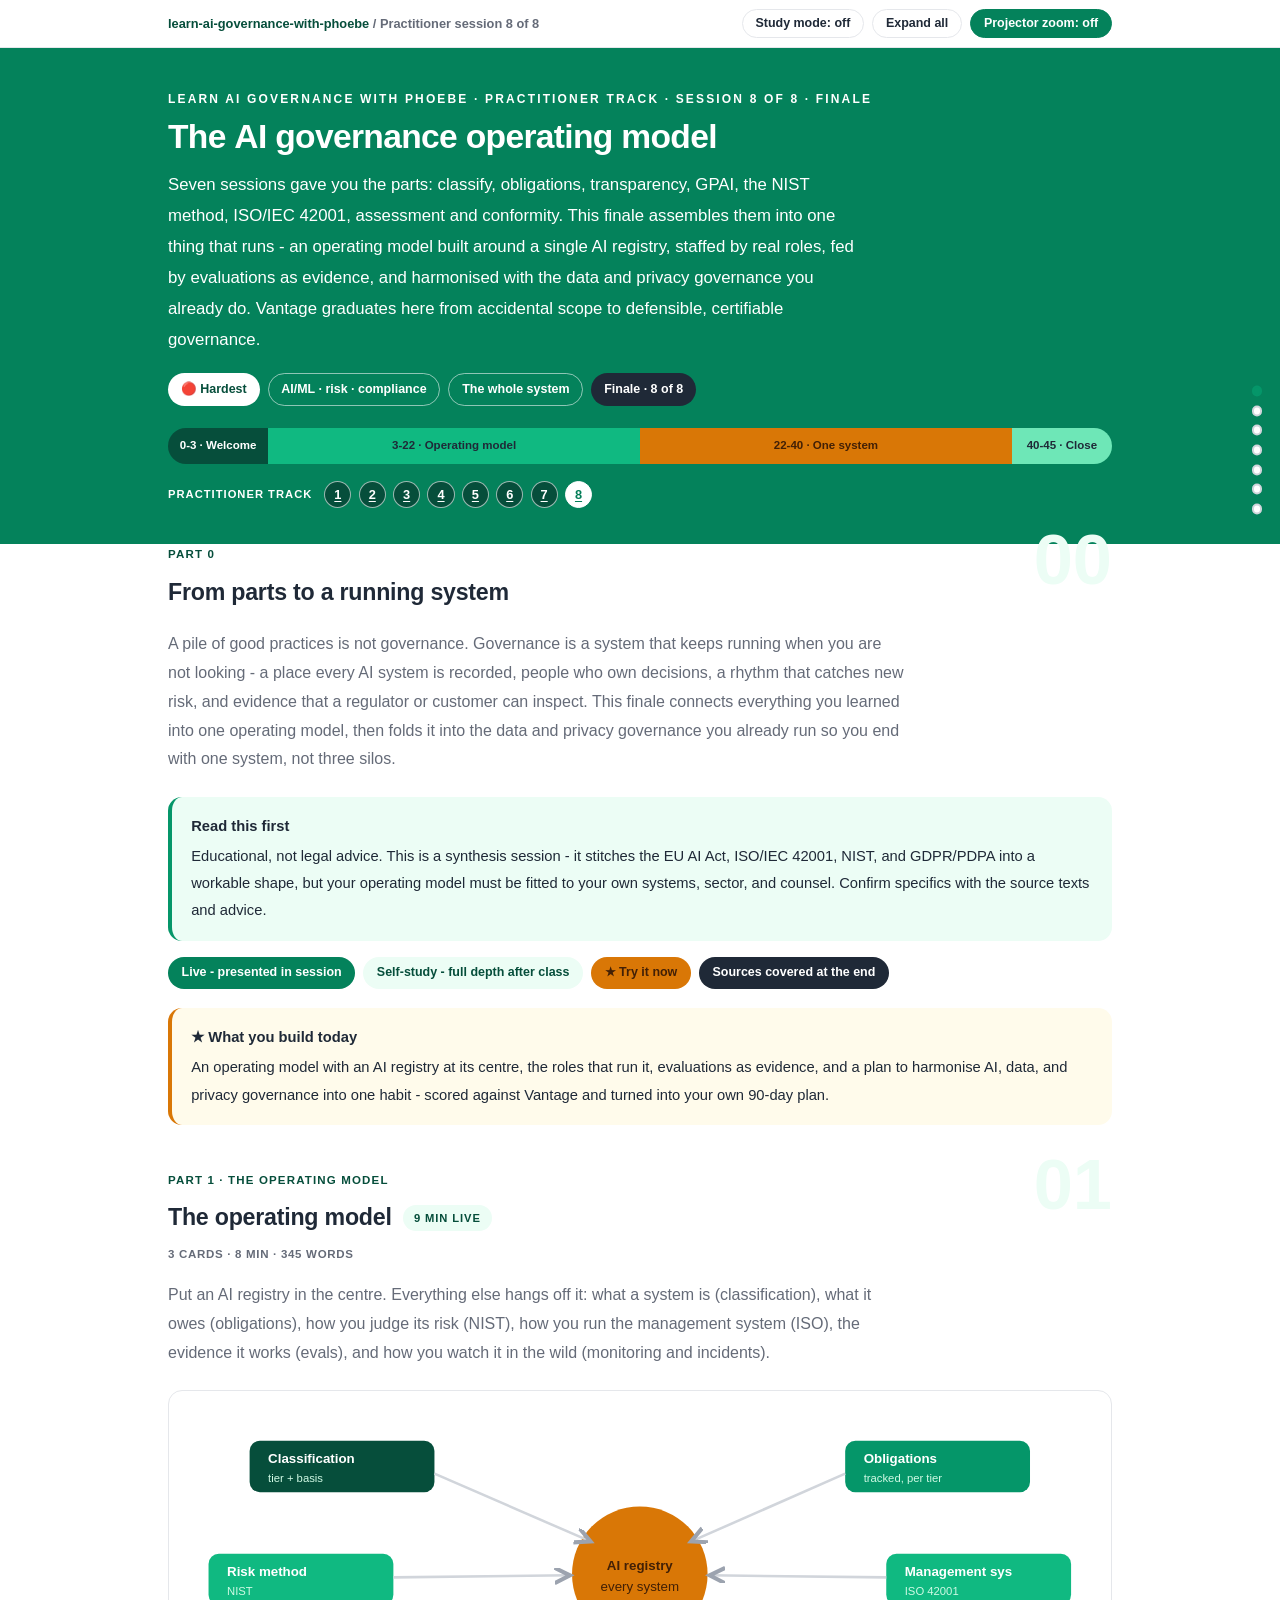
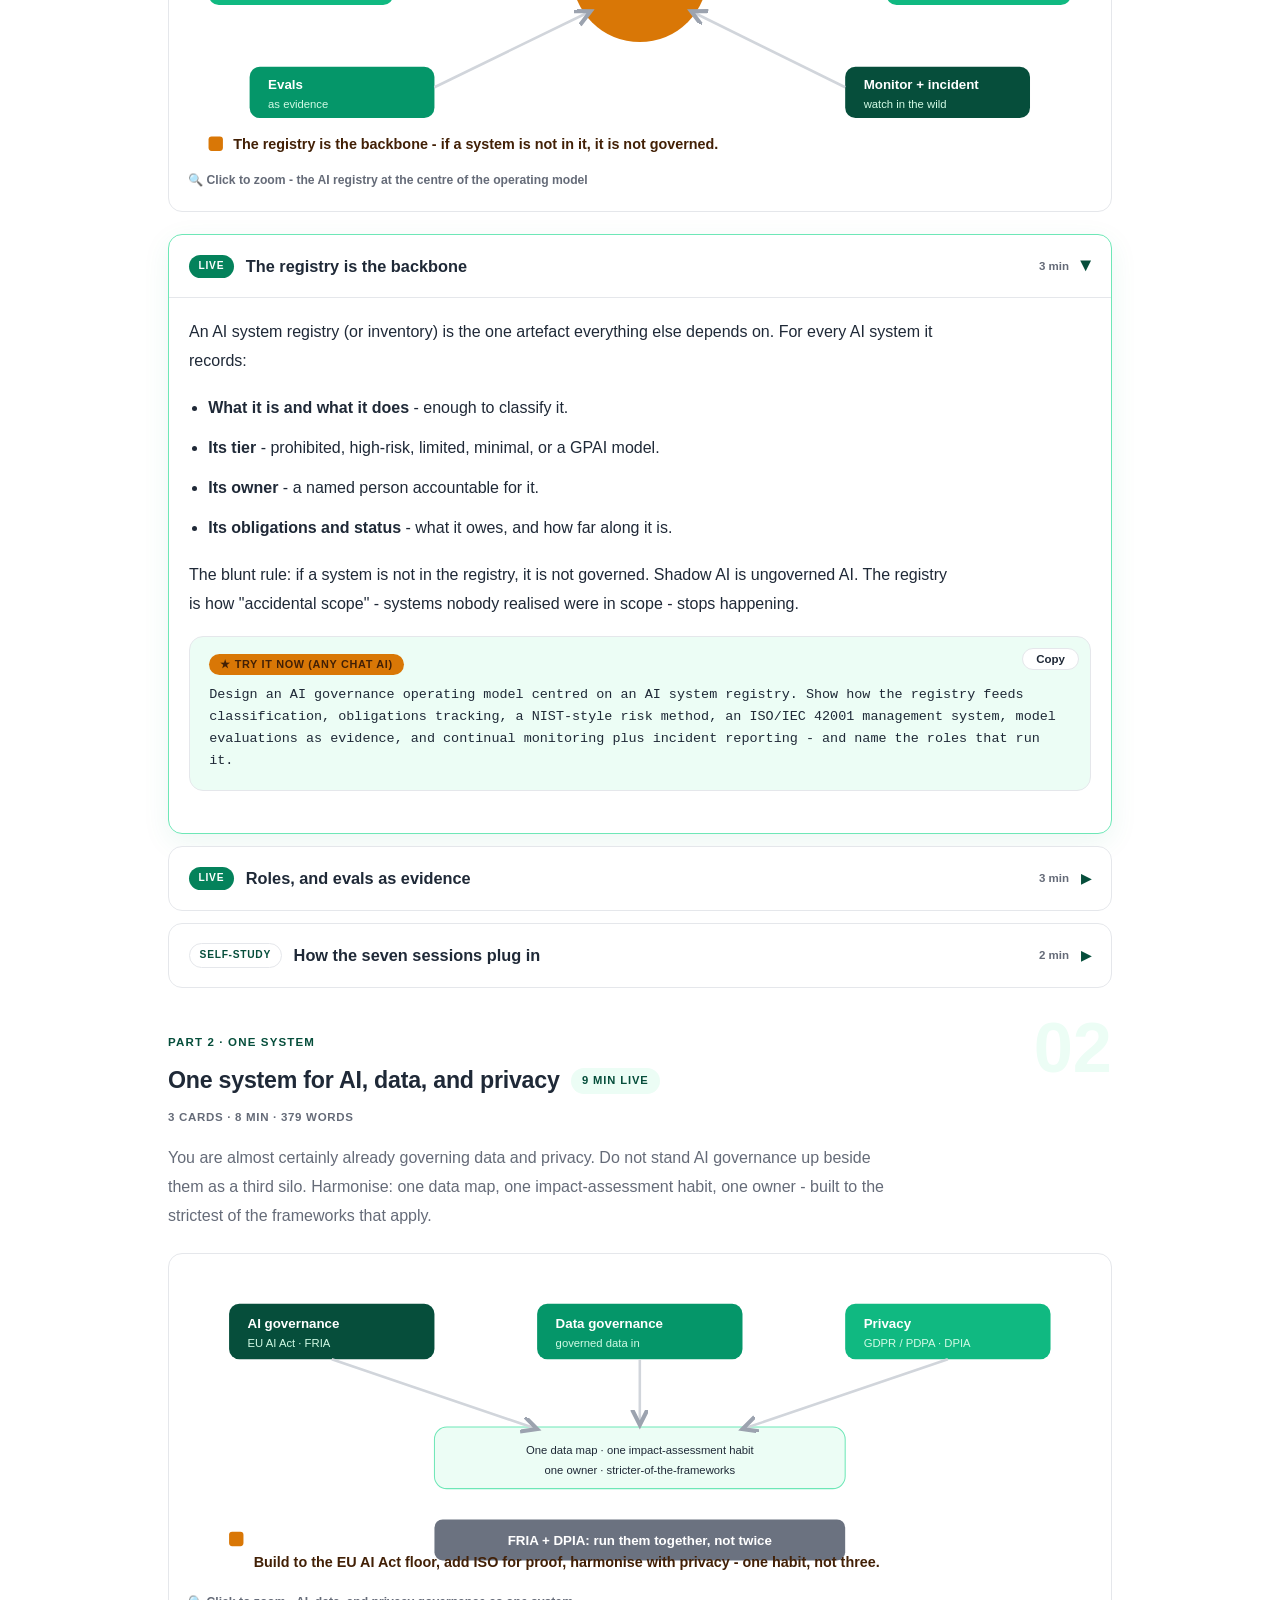
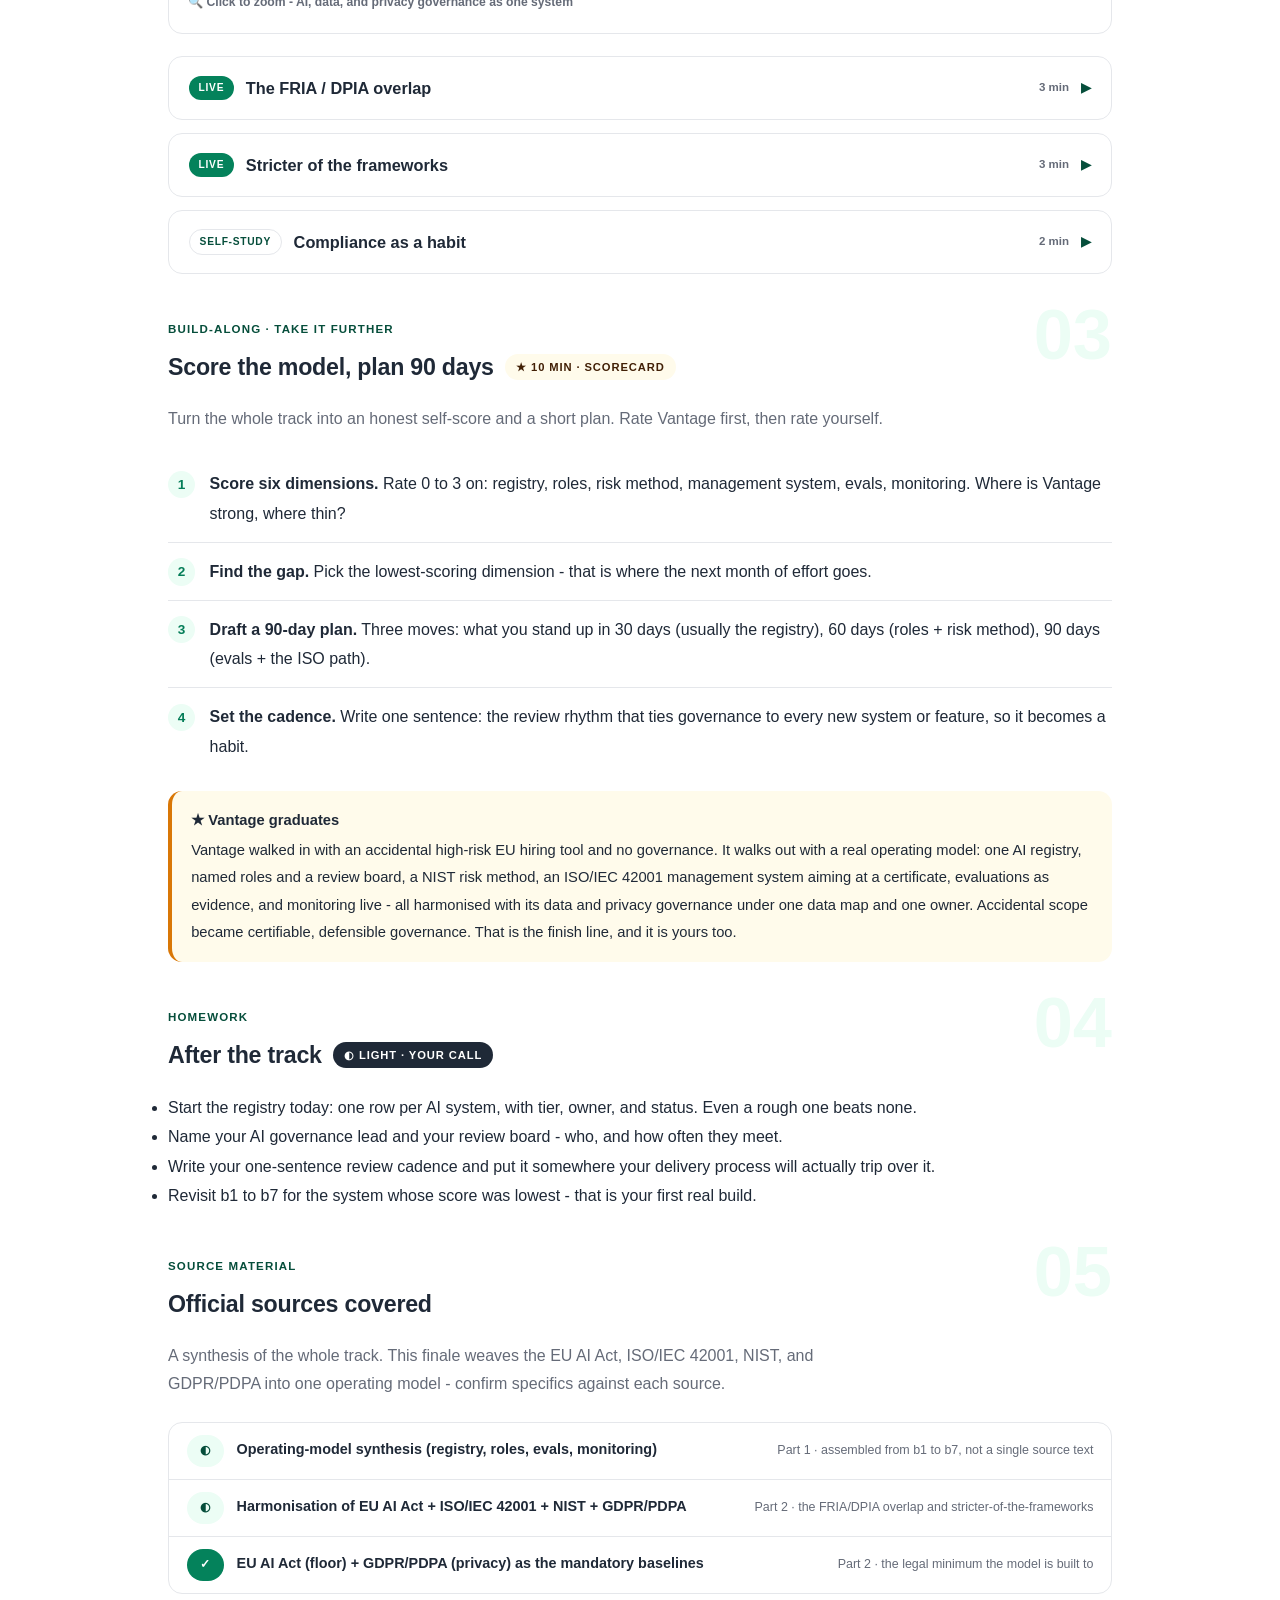
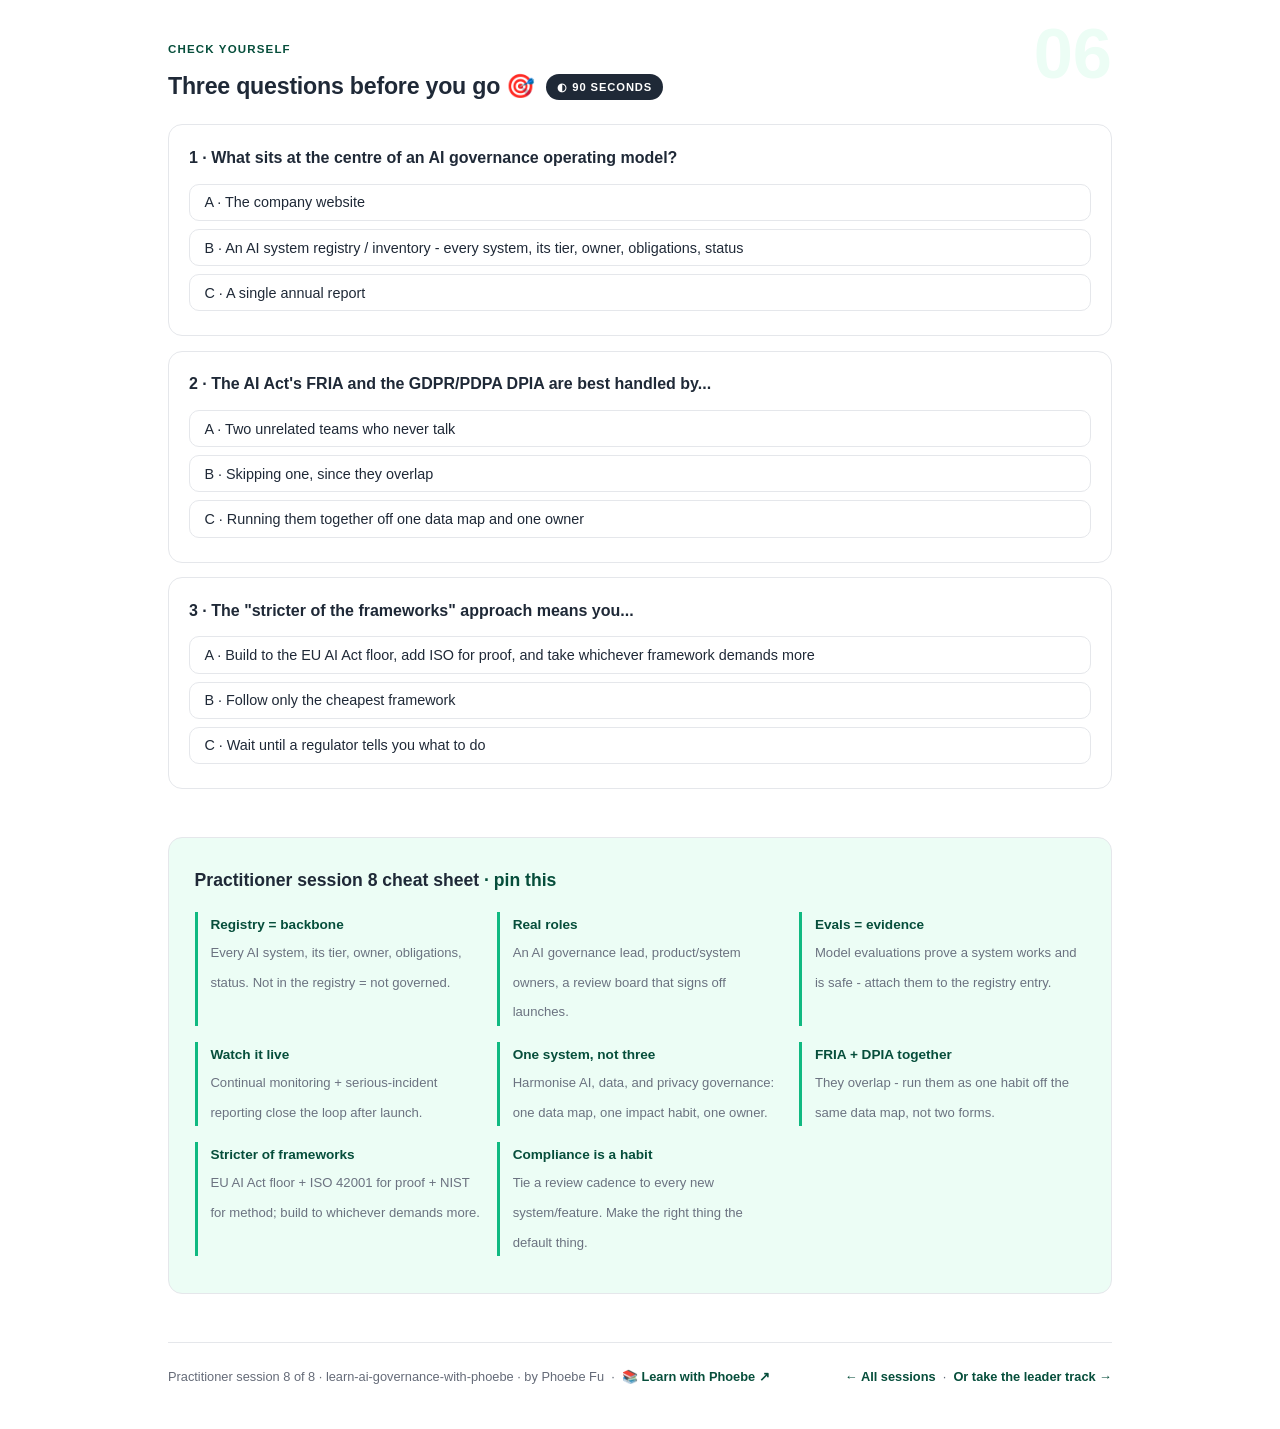
<file: courses/b8-operating-model.html>
<!DOCTYPE html>
<html lang="en">
<head>
<meta charset="UTF-8">
<meta name="viewport" content="width=device-width, initial-scale=1.0">
<!-- social:start -->
<meta name="description" content="Practitioner session 8 of 8. A pile of good practices is not governance. Governance is a system that keeps running when you are not looking - a place every AI system is recorded, people who own...">
<meta property="og:type" content="article">
<meta property="og:site_name" content="Learn with Phoebe">
<meta property="og:title" content="The AI governance operating model - learn AI governance with phoebe">
<meta property="og:description" content="Practitioner session 8 of 8. A pile of good practices is not governance. Governance is a system that keeps running when you are not looking - a place every AI system is recorded, people who own...">
<meta property="og:url" content="https://phoebefu6.github.io/learn-ai-governance-with-phoebe/courses/b8-operating-model.html">
<meta property="og:image" content="https://phoebefu6.github.io/learn-ai-governance-with-phoebe/assets/og-cover.png">
<meta property="og:image:width" content="1200">
<meta property="og:image:height" content="630">
<meta name="twitter:card" content="summary_large_image">
<meta name="twitter:title" content="The AI governance operating model - learn AI governance with phoebe">
<meta name="twitter:description" content="Practitioner session 8 of 8. A pile of good practices is not governance. Governance is a system that keeps running when you are not looking - a place every AI system is recorded, people who own...">
<meta name="twitter:image" content="https://phoebefu6.github.io/learn-ai-governance-with-phoebe/assets/og-cover.png">
<!-- social:end -->
<title>Practitioner session 8 · The AI governance operating model - learn AI governance with phoebe</title>
<link rel="stylesheet" href="../assets/style.css?v=32">
</head>
<body>

<div class="toolbar">
  <div class="wrap">
    <span class="crumb"><a href="../index.html">learn-ai-governance-with-phoebe</a> / Practitioner session 8 of 8</span>
    <button class="btn" id="toggle-all" type="button">Expand all</button>
    <button class="btn primary" id="zoom-toggle" type="button">Projector zoom: off</button>
  </div>
</div>

<header class="masthead">
  <div class="wrap">
    <div class="eyebrow">Learn AI Governance with Phoebe · Practitioner track · Session 8 of 8 · finale</div>
    <h1>The AI governance <span class="accent">operating model</span></h1>
    <p class="sub">Seven sessions gave you the parts: classify, obligations, transparency, GPAI, the NIST method, ISO/IEC 42001, assessment and conformity. This finale assembles them into one thing that runs - an operating model built around a single AI registry, staffed by real roles, fed by evaluations as evidence, and harmonised with the data and privacy governance you already do. Vantage graduates here from accidental scope to defensible, certifiable governance.</p>
    <div class="chip-row">
      <span class="chip level">🔴 Hardest</span>
      <span class="chip audience">AI/ML · risk · compliance</span>
      <span class="chip audience">The whole system</span>
      <span class="chip time">Finale · 8 of 8</span>
    </div>
    <div class="agenda">
      <span class="a1" style="flex:1">0-3 · Welcome</span>
      <span class="a2" style="flex:4">3-22 · Operating model</span>
      <span class="a3" style="flex:4">22-40 · One system</span>
      <span class="a4" style="flex:1">40-45 · Close</span>
    </div>
  </div>
</header>

<main class="wrap">

  <section class="section" id="intro">
    <div class="section-kicker"><span class="klabel">Part 0</span><h2>From parts to a running system</h2></div>
    <p class="lede">A pile of good practices is not governance. Governance is a system that keeps running when you are not looking - a place every AI system is recorded, people who own decisions, a rhythm that catches new risk, and evidence that a regulator or customer can inspect. This finale connects everything you learned into one operating model, then folds it into the data and privacy governance you already run so you end with one system, not three silos.</p>
    <div class="callout tip"><strong>Read this first</strong> Educational, not legal advice. This is a synthesis session - it stitches the EU AI Act, ISO/IEC 42001, NIST, and GDPR/PDPA into a workable shape, but your operating model must be fitted to your own systems, sector, and counsel. Confirm specifics with the source texts and advice.</div>
    <div class="legend">
      <span class="pill solid">Live - presented in session</span>
      <span class="pill light">Self-study - full depth after class</span>
      <span class="pill peach">★ Try it now</span>
      <span class="pill inkpill">Sources covered at the end</span>
    </div>
    <div class="callout win"><strong>★ What you build today</strong> An operating model with an AI registry at its centre, the roles that run it, evaluations as evidence, and a plan to harmonise AI, data, and privacy governance into one habit - scored against Vantage and turned into your own 90-day plan.</div>
  </section>

  <section class="section" id="model">
    <div class="section-kicker"><span class="klabel">Part 1 · the operating model</span><h2>The operating model <span class="tag concept">9 min live</span></h2></div>
    <p class="lede">Put an AI registry in the centre. Everything else hangs off it: what a system is (classification), what it owes (obligations), how you judge its risk (NIST), how you run the management system (ISO), the evidence it works (evals), and how you watch it in the wild (monitoring and incidents).</p>

    <figure class="zoomable">
      <svg viewBox="0 0 880 340" xmlns="http://www.w3.org/2000/svg" role="img" aria-label="An AI registry at the centre feeding classification, obligations tracking, the NIST risk method, the ISO management system, evaluations as evidence, and incident and monitoring">
        <style>
          .b8oT { font: 700 13px Inter, sans-serif; fill: #FFFFFF; }
          .b8oW { font: 400 11px Inter, sans-serif; fill: #D1FAE5; }
          .b8oS { font: 700 13px Inter, sans-serif; fill: #422006; }
          .b8oN { font: 600 14px Inter, sans-serif; fill: #422006; }
          .b8oArr { stroke: #D1D5DB; stroke-width: 2.5; fill: none; marker-end: url(#b8oAh); }
        </style>
        <defs><marker id="b8oAh" markerWidth="9" markerHeight="9" refX="6" refY="3" orient="auto"><path d="M0,0 L6,3 L0,6" fill="none" stroke="#9CA3AF" stroke-width="1.6"/></marker></defs>
        <circle cx="440" cy="160" r="66" fill="#D97706"/><text class="b8oS" x="440" y="156" text-anchor="middle">AI registry</text><text class="b8oS" x="440" y="176" text-anchor="middle" style="font-weight:400">every system</text>
        <rect x="60" y="30" width="180" height="50" rx="10" fill="#064E3B"/><text class="b8oT" x="78" y="52">Classification</text><text class="b8oW" x="78" y="70">tier + basis</text>
        <rect x="640" y="30" width="180" height="50" rx="10" fill="#059669"/><text class="b8oT" x="658" y="52">Obligations</text><text class="b8oW" x="658" y="70">tracked, per tier</text>
        <rect x="20" y="140" width="180" height="50" rx="10" fill="#10B981"/><text class="b8oT" x="38" y="162">Risk method</text><text class="b8oW" x="38" y="180">NIST</text>
        <rect x="680" y="140" width="180" height="50" rx="10" fill="#10B981"/><text class="b8oT" x="698" y="162">Management sys</text><text class="b8oW" x="698" y="180">ISO 42001</text>
        <rect x="60" y="250" width="180" height="50" rx="10" fill="#059669"/><text class="b8oT" x="78" y="272">Evals</text><text class="b8oW" x="78" y="290">as evidence</text>
        <rect x="640" y="250" width="180" height="50" rx="10" fill="#064E3B"/><text class="b8oT" x="658" y="272">Monitor + incident</text><text class="b8oW" x="658" y="290">watch in the wild</text>
        <line class="b8oArr" x1="240" y1="62" x2="392" y2="128"/>
        <line class="b8oArr" x1="640" y1="62" x2="490" y2="128"/>
        <line class="b8oArr" x1="200" y1="163" x2="372" y2="161"/>
        <line class="b8oArr" x1="680" y1="163" x2="508" y2="161"/>
        <line class="b8oArr" x1="240" y1="270" x2="392" y2="196"/>
        <line class="b8oArr" x1="640" y1="270" x2="490" y2="196"/>
        <rect x="20" y="318" width="14" height="14" rx="3" fill="#D97706"/>
        <text class="b8oN" x="44" y="330">The registry is the backbone - if a system is not in it, it is not governed.</text>
      </svg>
      <figcaption>🔍 Click to zoom - the AI registry at the centre of the operating model</figcaption>
    </figure>

    <details class="card" open>
      <summary><span class="mode live">Live</span>The registry is the backbone<span class="mini">3 min</span><span class="caret">▶</span></summary>
      <div class="body">
        <p>An AI system registry (or inventory) is the one artefact everything else depends on. For every AI system it records:</p>
        <ul>
          <li><strong>What it is and what it does</strong> - enough to classify it.</li>
          <li><strong>Its tier</strong> - prohibited, high-risk, limited, minimal, or a GPAI model.</li>
          <li><strong>Its owner</strong> - a named person accountable for it.</li>
          <li><strong>Its obligations and status</strong> - what it owes, and how far along it is.</li>
        </ul>
        <p>The blunt rule: if a system is not in the registry, it is not governed. Shadow AI is ungoverned AI. The registry is how "accidental scope" - systems nobody realised were in scope - stops happening.</p>
        <div class="prompt-box good"><span class="label">★ Try it now (any chat AI)</span>Design an AI governance operating model centred on an AI system registry. Show how the registry feeds classification, obligations tracking, a NIST-style risk method, an ISO/IEC 42001 management system, model evaluations as evidence, and continual monitoring plus incident reporting - and name the roles that run it.</div>
      </div>
    </details>

    <details class="card">
      <summary><span class="mode live">Live</span>Roles, and evals as evidence<span class="mini">3 min</span><span class="caret">▶</span></summary>
      <div class="body">
        <ul>
          <li><strong>An AI governance lead</strong> - owns the operating model, the registry, and the review cadence.</li>
          <li><strong>Product / system owners</strong> - each accountable for one system's obligations and evidence.</li>
          <li><strong>A review board</strong> - the forum that signs off new systems, tier changes, and high-risk launches.</li>
          <li><strong>Model evaluations produce the evidence</strong> that a system works and is safe. Evals are not a research nicety here - they are the proof you attach to a system's registry entry. (This is where the LLM/RAG evaluation course pays off directly.)</li>
          <li><strong>Continual monitoring and serious-incident reporting</strong> close the loop: systems drift, so governance watches them in production and has a route to report when something goes seriously wrong.</li>
        </ul>
      </div>
    </details>

    <details class="card">
      <summary><span class="mode self">Self-study</span>How the seven sessions plug in<span class="mini">2 min</span><span class="caret">▶</span></summary>
      <div class="body">
        <p>Read the model as the whole track assembled: <strong>b1</strong> fills the registry's tier field (classification); <strong>b2</strong> populates obligations; <strong>b3</strong> covers transparency duties; <strong>b4</strong> handles the GPAI layer; <strong>b5</strong> is the NIST risk method that scores each entry; <strong>b6</strong> is the ISO/IEC 42001 management system that makes it auditable; <strong>b7</strong> is the pre-market machinery (FRIA, conformity, CE, registration). The operating model is not new content - it is the wiring diagram that makes the seven parts run as one.</p>
      </div>
    </details>
  </section>

  <section class="section" id="harmony">
    <div class="section-kicker"><span class="klabel">Part 2 · one system</span><h2>One system for AI, data, and privacy <span class="tag concept">9 min live</span></h2></div>
    <p class="lede">You are almost certainly already governing data and privacy. Do not stand AI governance up beside them as a third silo. Harmonise: one data map, one impact-assessment habit, one owner - built to the strictest of the frameworks that apply.</p>

    <figure class="zoomable">
      <svg viewBox="0 0 880 300" xmlns="http://www.w3.org/2000/svg" role="img" aria-label="AI governance harmonised with GDPR and PDPA around one data map, one impact-assessment habit, and one owner, built to the stricter framework">
        <style>
          .b8hT { font: 700 13px Inter, sans-serif; fill: #FFFFFF; }
          .b8hW { font: 400 11px Inter, sans-serif; fill: #D1FAE5; }
          .b8hS { font: 400 11px Inter, sans-serif; fill: #1F2937; }
          .b8hN { font: 600 14px Inter, sans-serif; fill: #422006; }
          .b8hArr { stroke: #D1D5DB; stroke-width: 2.5; fill: none; marker-end: url(#b8hAh); }
        </style>
        <defs><marker id="b8hAh" markerWidth="9" markerHeight="9" refX="6" refY="3" orient="auto"><path d="M0,0 L6,3 L0,6" fill="none" stroke="#9CA3AF" stroke-width="1.6"/></marker></defs>
        <rect x="40" y="30" width="200" height="54" rx="10" fill="#064E3B"/><text class="b8hT" x="58" y="54">AI governance</text><text class="b8hW" x="58" y="72">EU AI Act · FRIA</text>
        <rect x="340" y="30" width="200" height="54" rx="10" fill="#059669"/><text class="b8hT" x="358" y="54">Data governance</text><text class="b8hW" x="358" y="72">governed data in</text>
        <rect x="640" y="30" width="200" height="54" rx="10" fill="#10B981"/><text class="b8hT" x="658" y="54">Privacy</text><text class="b8hW" x="658" y="72">GDPR / PDPA · DPIA</text>
        <rect x="240" y="150" width="400" height="60" rx="12" fill="#ECFDF5" stroke="#6EE7B7"/><text class="b8hS" x="440" y="176" text-anchor="middle">One data map · one impact-assessment habit</text><text class="b8hS" x="440" y="196" text-anchor="middle">one owner · stricter-of-the-frameworks</text>
        <line class="b8hArr" x1="140" y1="84" x2="340" y2="152"/>
        <line class="b8hArr" x1="440" y1="84" x2="440" y2="148"/>
        <line class="b8hArr" x1="740" y1="84" x2="540" y2="152"/>
        <rect x="240" y="240" width="400" height="40" rx="8" fill="#6B7280"/><text class="b8hT" x="440" y="265" text-anchor="middle">FRIA + DPIA: run them together, not twice</text>
        <rect x="40" y="252" width="14" height="14" rx="3" fill="#D97706"/>
        <text class="b8hN" x="64" y="286">Build to the EU AI Act floor, add ISO for proof, harmonise with privacy - one habit, not three.</text>
      </svg>
      <figcaption>🔍 Click to zoom - AI, data, and privacy governance as one system</figcaption>
    </figure>

    <details class="card">
      <summary><span class="mode live">Live</span>The FRIA / DPIA overlap<span class="mini">3 min</span><span class="caret">▶</span></summary>
      <div class="body">
        <ul>
          <li><strong>They overlap on purpose.</strong> The EU AI Act's fundamental rights impact assessment and the GDPR/PDPA data-protection impact assessment both ask "who does this affect, and how do we protect them?" Run them off one data map and one owner rather than as two disconnected forms.</li>
          <li><strong>AI governance reads governed data.</strong> An AI system is only as governed as the data feeding it - your data governance work (lineage, quality, cataloguing) is an input, not a separate universe.</li>
          <li><strong>Evals are the shared evidence.</strong> The same evaluation results that prove a model works also feed privacy and risk reviews. Produce evidence once, use it everywhere.</li>
        </ul>
      </div>
    </details>

    <details class="card">
      <summary><span class="mode live">Live</span>Stricter of the frameworks<span class="mini">3 min</span><span class="caret">▶</span></summary>
      <div class="body">
        <ul>
          <li><strong>Build to the EU AI Act floor.</strong> The Act is mandatory - it is your minimum, not your aspiration.</li>
          <li><strong>Add ISO/IEC 42001 for proof.</strong> A certifiable management system makes your compliance auditable and repeatable rather than heroic.</li>
          <li><strong>Use NIST for method.</strong> It gives you the risk vocabulary and functions to score and treat each system.</li>
          <li><strong>Then take the stricter.</strong> Where GDPR/PDPA and the AI Act both bite, build to whichever demands more. One conservative standard beats three partial ones and a lot of arguing.</li>
        </ul>
        <div class="callout example"><span class="ex-pill">Real world</span><p><strong>Vantage's full operating model.</strong> Vantage now runs one system: an AI registry listing its hiring tool (high-risk, Annex III(4), owner named) alongside every other model; a NIST-based risk method scoring each; an ISO/IEC 42001 AIMS making it auditable; evaluations attached as evidence; monitoring and incident routes live. Its FRIA-style thinking and its GDPR/PDPA DPIA run off one data map, one owner. Vantage started this track by discovering it had accidentally built a high-risk EU system with no governance. It ends with defensible, certifiable governance it can hand a customer - accidental scope turned into a system that runs.</p></div>
      </div>
    </details>

    <details class="card">
      <summary><span class="mode self">Self-study</span>Compliance as a habit<span class="mini">2 min</span><span class="caret">▶</span></summary>
      <div class="body">
        <p>The last idea is the most durable: governance is not a project that finishes, it is a habit that repeats. Tie a review cadence to your own delivery - every new system and every significant feature enters the registry, gets classified, and picks up its obligations before it ships. Do that, and you never again wake up to an ungoverned high-risk system in production. That is the whole point of the operating model: it makes the right thing the default thing. Warmly done - you finished the track. Go make your AI defensible.</p>
      </div>
    </details>
  </section>

  <section class="section" id="exercise">
    <div class="section-kicker"><span class="klabel">Build-along · take it further</span><h2>Score the model, plan 90 days <span class="tag demo">★ 10 min · scorecard</span></h2></div>
    <p class="lede">Turn the whole track into an honest self-score and a short plan. Rate Vantage first, then rate yourself.</p>
    <div class="steps">
      <div class="step"><p><strong>Score six dimensions.</strong> Rate 0 to 3 on: registry, roles, risk method, management system, evals, monitoring. Where is Vantage strong, where thin?</p></div>
      <div class="step"><p><strong>Find the gap.</strong> Pick the lowest-scoring dimension - that is where the next month of effort goes.</p></div>
      <div class="step"><p><strong>Draft a 90-day plan.</strong> Three moves: what you stand up in 30 days (usually the registry), 60 days (roles + risk method), 90 days (evals + the ISO path).</p></div>
      <div class="step"><p><strong>Set the cadence.</strong> Write one sentence: the review rhythm that ties governance to every new system or feature, so it becomes a habit.</p></div>
    </div>
    <div class="callout win"><strong>★ Vantage graduates</strong> Vantage walked in with an accidental high-risk EU hiring tool and no governance. It walks out with a real operating model: one AI registry, named roles and a review board, a NIST risk method, an ISO/IEC 42001 management system aiming at a certificate, evaluations as evidence, and monitoring live - all harmonised with its data and privacy governance under one data map and one owner. Accidental scope became certifiable, defensible governance. That is the finish line, and it is yours too.</div>
  </section>

  <section class="section" id="homework">
    <div class="section-kicker"><span class="klabel">Homework</span><h2>After the track <span class="tag exercise">◐ light · your call</span></h2></div>
    <ul>
      <li>Start the registry today: one row per AI system, with tier, owner, and status. Even a rough one beats none.</li>
      <li>Name your AI governance lead and your review board - who, and how often they meet.</li>
      <li>Write your one-sentence review cadence and put it somewhere your delivery process will actually trip over it.</li>
      <li>Revisit b1 to b7 for the system whose score was lowest - that is your first real build.</li>
    </ul>
  </section>

  <section class="section" id="official">
    <div class="section-kicker"><span class="klabel">Source material</span><h2>Official sources covered</h2></div>
    <p class="lede">A synthesis of the whole track. This finale weaves the EU AI Act, ISO/IEC 42001, NIST, and GDPR/PDPA into one operating model - confirm specifics against each source.</p>
    <div class="covered">
      <div class="covered-row"><span class="status pill light">◐</span><span class="name">Operating-model synthesis (registry, roles, evals, monitoring)</span><span class="note">Part 1 · assembled from b1 to b7, not a single source text</span></div>
      <div class="covered-row"><span class="status pill light">◐</span><span class="name">Harmonisation of EU AI Act + ISO/IEC 42001 + NIST + GDPR/PDPA</span><span class="note">Part 2 · the FRIA/DPIA overlap and stricter-of-the-frameworks</span></div>
      <div class="covered-row"><span class="status pill solid">✓</span><span class="name">EU AI Act (floor) + GDPR/PDPA (privacy) as the mandatory baselines</span><span class="note">Part 2 · the legal minimum the model is built to</span></div>
    </div>
  </section>

  <section class="section" id="quiz">
    <div class="section-kicker"><span class="klabel">Check yourself</span><h2>Three questions before you go 🎯 <span class="tag exercise">◐ 90 seconds</span></h2></div>
    <div class="quiz-q" data-answer="1">
      <p class="qtext">1 · What sits at the centre of an AI governance operating model?</p>
      <button class="qopt" type="button">A · The company website</button>
      <button class="qopt" type="button">B · An AI system registry / inventory - every system, its tier, owner, obligations, status</button>
      <button class="qopt" type="button">C · A single annual report</button>
      <p class="qwhy">The registry is the backbone. If a system is not recorded there, it is not governed. Classification, obligations, risk method, management system, evals, and monitoring all hang off it.</p>
    </div>
    <div class="quiz-q" data-answer="2">
      <p class="qtext">2 · The AI Act's FRIA and the GDPR/PDPA DPIA are best handled by...</p>
      <button class="qopt" type="button">A · Two unrelated teams who never talk</button>
      <button class="qopt" type="button">B · Skipping one, since they overlap</button>
      <button class="qopt" type="button">C · Running them together off one data map and one owner</button>
      <p class="qwhy">They overlap on the same question - who is affected and how do we protect them. Run them together off one data map and one owner rather than as two disconnected forms or three silos.</p>
    </div>
    <div class="quiz-q" data-answer="0">
      <p class="qtext">3 · The "stricter of the frameworks" approach means you...</p>
      <button class="qopt" type="button">A · Build to the EU AI Act floor, add ISO for proof, and take whichever framework demands more</button>
      <button class="qopt" type="button">B · Follow only the cheapest framework</button>
      <button class="qopt" type="button">C · Wait until a regulator tells you what to do</button>
      <p class="qwhy">The Act is the mandatory floor; ISO/IEC 42001 makes compliance auditable; NIST gives method. Where frameworks overlap, build to the stricter one - one conservative standard beats several partial ones.</p>
    </div>
    <p class="quiz-score"></p>
  </section>

  <section class="cheat" id="cheatsheet">
    <h3>Practitioner session 8 cheat sheet <span>· pin this</span></h3>
    <div class="grid-2">
      <div class="cheat-item"><b>Registry = backbone</b><span>Every AI system, its tier, owner, obligations, status. Not in the registry = not governed.</span></div>
      <div class="cheat-item"><b>Real roles</b><span>An AI governance lead, product/system owners, a review board that signs off launches.</span></div>
      <div class="cheat-item"><b>Evals = evidence</b><span>Model evaluations prove a system works and is safe - attach them to the registry entry.</span></div>
      <div class="cheat-item"><b>Watch it live</b><span>Continual monitoring + serious-incident reporting close the loop after launch.</span></div>
      <div class="cheat-item"><b>One system, not three</b><span>Harmonise AI, data, and privacy governance: one data map, one impact habit, one owner.</span></div>
      <div class="cheat-item"><b>FRIA + DPIA together</b><span>They overlap - run them as one habit off the same data map, not two forms.</span></div>
      <div class="cheat-item"><b>Stricter of frameworks</b><span>EU AI Act floor + ISO 42001 for proof + NIST for method; build to whichever demands more.</span></div>
      <div class="cheat-item"><b>Compliance is a habit</b><span>Tie a review cadence to every new system/feature. Make the right thing the default thing.</span></div>
    </div>
  </section>

  <footer class="pagefoot">
    <span>Practitioner session 8 of 8 · learn-ai-governance-with-phoebe · by Phoebe Fu &nbsp;·&nbsp; 📚 <a href="https://phoebefu6.github.io/learn-with-phoebe/">Learn with Phoebe ↗</a></span>
    <span><a href="../index.html">← All sessions</a> &nbsp;·&nbsp; <a href="a1-why-governance.html">Or take the leader track →</a></span>
  </footer>

</main>

<script src="../assets/app.js?v=31"></script>
</body>
</html>
</file>
<file: assets/style.css>
/* learn-claude-with-phoebe - editorial bold design system
   Accent: indigo #059669 · Ink: #1F2937 · Flagship: amber #D97706 */

:root {
  --indigo-solid: #04825B;
  --indigo-text: #047D58;
  --indigo: #059669;
  --indigo-deep: #064E3B;
  --indigo-mid: #10B981;
  --indigo-soft: #6EE7B7;
  --indigo-50: #ECFDF5;
  --ink: #1F2937;
  --muted: #656B78;
  --faint: #D1D5DB;
  --hairline: #E5E7EB;
  --amber: #D97706;
  --amber-ink: #422006;
  --amber-50: #FFFBEB;
  --paper: #FFFFFF;
  --code-bg: #ECFDF5;
  --code-ink: #1F2937;
  --radius: 14px;
}

* { margin: 0; padding: 0; box-sizing: border-box; }

html { font-size: 16px; scroll-behavior: smooth; }
html.zoom-125 { font-size: 20px; }
html.zoom-150 { font-size: 24px; }

body {
  font-family: "Inter", -apple-system, BlinkMacSystemFont, "Segoe UI", Roboto, sans-serif;
  background: var(--paper);
  color: var(--ink);
  line-height: 1.85;
  font-feature-settings: "tnum";
}

.wrap { max-width: 62rem; margin: 0 auto; padding: 0 1.5rem; }

/* ---------- header band ---------- */
.masthead {
  background: var(--indigo-solid);
  color: #fff;
  padding: 2.5rem 0 2.25rem;
}
.masthead .eyebrow {
  font-size: .75rem;
  letter-spacing: .18em;
  text-transform: uppercase;
  opacity: 1;
  font-weight: 600;
}
.masthead h1 {
  font-size: 2.1rem;
  line-height: 1.15;
  font-weight: 800;
  margin: .5rem 0 .75rem;
  letter-spacing: -.02em;
}
.masthead h1 .accent { color: inherit; }
.masthead .sub { font-size: 1.05rem; opacity: 1; max-width: 44rem; }

.chip-row { display: flex; flex-wrap: wrap; gap: .5rem; margin-top: 1.1rem; }
.chip {
  display: inline-flex;
  align-items: center;
  gap: .35rem;
  border-radius: 999px;
  padding: .25rem .8rem;
  font-size: .78rem;
  font-weight: 600;
  white-space: nowrap;
}
.chip.level { background: #fff; color: var(--indigo-text); }
.chip.audience { background: rgba(255,255,255,.08); color: #fff; border: 1px solid rgba(255,255,255,.35); }
.chip.time { background: var(--ink); color: #fff; font-variant-numeric: tabular-nums; }

/* ---------- agenda bar ---------- */
.agenda {
  display: flex;
  border-radius: 999px;
  overflow: hidden;
  margin: 1.4rem 0 0;
  font-size: .72rem;
  font-weight: 600;
  text-align: center;
  color: #fff;
}
.agenda span { padding: .45rem .3rem; white-space: nowrap; overflow: hidden; text-overflow: ellipsis; }
.agenda .a1 { background: var(--indigo-deep); }
.agenda .a2 { background: var(--indigo-mid); color: var(--ink); }
.agenda .a3 { background: var(--amber); color: var(--amber-ink); }
.agenda .a4 { background: var(--indigo-soft); color: var(--ink); }

/* ---------- toolbar ---------- */
.toolbar {
  position: sticky;
  top: 0;
  z-index: 40;
  background: rgba(255,255,255,.94);
  backdrop-filter: blur(6px);
  border-bottom: 1px solid var(--hairline);
  padding: .55rem 0;
}
.toolbar .wrap { display: flex; align-items: center; gap: .5rem; flex-wrap: nowrap; }
.toolbar .crumb { font-size: .8rem; color: var(--muted); font-weight: 600; margin-right: auto; min-width: 0; white-space: nowrap; overflow: hidden; text-overflow: ellipsis; }
.toolbar .btn { white-space: nowrap; flex: none; padding: .38rem .8rem; font-size: .78rem; line-height: 1.2; }
.toolbar .crumb a { color: var(--indigo); text-decoration: none; }
.btn {
  border: 1px solid var(--hairline);
  background: #fff;
  color: var(--ink);
  border-radius: 999px;
  padding: .35rem .9rem;
  font-size: .78rem;
  font-weight: 600;
  cursor: pointer;
  font-family: inherit;
  transition: all .15s ease;
}
.btn:hover { border-color: var(--indigo); color: var(--indigo); }
.btn.primary { background: var(--indigo-solid); border-color: var(--indigo-solid); color: #fff; }
.btn.primary:hover { background: var(--indigo-deep); }

/* ---------- sections ---------- */
main { padding: 2.5rem 0 4rem; }

.section { margin-bottom: 2.8rem; }
.section-kicker { margin-bottom: 1rem; }
.section-kicker .klabel {
  display: block;
  font-size: .72rem;
  text-transform: uppercase;
  letter-spacing: .1em;
  color: var(--indigo);
  font-weight: 700;
  margin-bottom: .35rem;
}
.section-kicker h2 {
  font-size: 1.45rem;
  font-weight: 800;
  letter-spacing: -.01em;
  display: flex;
  align-items: center;
  gap: .7rem;
  flex-wrap: wrap;
}
.section-kicker .tag {
  border-radius: 999px;
  padding: .18rem .7rem;
  font-size: .7rem;
  font-weight: 700;
  text-transform: uppercase;
  letter-spacing: .08em;
}
.tag.concept { background: var(--indigo-50); color: var(--indigo-text); }
.tag.demo { background: var(--amber-50); color: var(--amber-ink); }
.tag.exercise { background: var(--ink); color: #fff; }

.lede { color: var(--muted); max-width: 46rem; margin-bottom: 1.4rem; line-height: 1.8; }

/* live vs self-study markers on cards */
.mode {
  font-size: .64rem;
  font-weight: 700;
  text-transform: uppercase;
  letter-spacing: .07em;
  padding: .14rem .6rem;
  border-radius: 999px;
  flex: none;
}
.mode.live { background: var(--indigo-solid); color: #fff; }
.mode.self { background: #fff; color: var(--muted); border: 1px solid var(--hairline); }

/* ---------- accordions ---------- */
details.card {
  border: 1px solid var(--hairline);
  border-radius: var(--radius);
  margin-bottom: .8rem;
  overflow: hidden;
  background: #fff;
}
details.card[open] { border-color: var(--indigo-soft); box-shadow: 0 8px 28px rgba(5,150,105,.08); }
details.card summary {
  list-style: none;
  cursor: pointer;
  padding: 1rem 1.25rem;
  display: flex;
  align-items: center;
  gap: .75rem;
  font-weight: 700;
  font-size: 1.02rem;
  user-select: none;
}
details.card summary::-webkit-details-marker { display: none; }
details.card summary .dot {
  width: .6rem; height: .6rem;
  border-radius: 999px;
  background: var(--indigo);
  flex: none;
}
details.card summary .mini { margin-left: auto; font-size: .72rem; color: var(--muted); font-weight: 600; white-space: nowrap; }
details.card summary .caret { transition: transform .2s ease; color: var(--indigo); font-size: .8rem; }
details.card[open] summary .caret { transform: rotate(90deg); }
details.card .body { padding: 0 1.25rem 1.4rem; border-top: 1px solid var(--hairline); padding-top: 1.15rem; }
details.card .body p { margin-bottom: 1.05rem; max-width: 48rem; }
details.card .body p:last-child { margin-bottom: 0; }
details.card .body ul, details.card .body ol { margin: 0 0 1.1rem 1.2rem; max-width: 47rem; }
details.card .body li { margin-bottom: .65rem; }
details.card .body h4 { font-size: .95rem; font-weight: 700; margin: 1.1rem 0 .45rem; }
details.card .body h4:first-child { margin-top: 0; }

/* ---------- pills & legends ---------- */
.legend { display: flex; flex-wrap: wrap; gap: .5rem; margin: 0 0 1.2rem; }
.pill {
  display: inline-flex;
  align-items: center;
  gap: .4rem;
  border-radius: 999px;
  padding: .28rem .85rem;
  font-size: .78rem;
  font-weight: 600;
}
.pill.solid { background: var(--indigo-solid); color: #fff; }
.pill.light { background: var(--indigo-50); color: var(--indigo-text); }
.pill.inkpill { background: var(--ink); color: #fff; }
.pill.amber, .pill.peach { background: var(--amber); color: var(--amber-ink); }
.pill.bare { color: var(--muted); }

/* ---------- 4D grid ---------- */
.grid-2 { display: grid; grid-template-columns: repeat(auto-fit, minmax(15rem, 1fr)); gap: .8rem; margin: .5rem 0 1rem; }
.d-card {
  border: 1px solid var(--hairline);
  border-left: 4px solid var(--indigo);
  border-radius: 10px;
  padding: 1rem 1.1rem;
}
.d-card h4 { font-size: .95rem; margin-bottom: .3rem; }
.d-card h4 .lead-letter { color: var(--indigo); }
.d-card p { font-size: .86rem; color: var(--muted); margin: 0; }

/* ---------- tables ---------- */
table.clean { width: 100%; border-collapse: collapse; font-size: .9rem; margin: .4rem 0 1rem; }
table.clean th {
  text-align: left;
  font-size: .72rem;
  text-transform: uppercase;
  letter-spacing: .08em;
  color: var(--muted);
  padding: .5rem .6rem;
  border-bottom: 2px solid var(--ink);
}
table.clean td { padding: .7rem .6rem; border-bottom: .5px solid var(--hairline); vertical-align: top; line-height: 1.7; }
table.clean td:first-child { font-weight: 600; }

/* ---------- prompt boxes ---------- */
.prompt-box{
  position: relative;
  background: #ECFDF5;
  border: 1px solid #E5E7EB;
  color: #1F2937;
  border-radius: var(--radius);
  padding: 1.1rem 1.2rem;
  margin: 1rem 0 1.2rem;
  font-family: "SF Mono", ui-monospace, Menlo, Consolas, monospace;
  font-size: .84rem;
  line-height: 1.65;
  white-space: pre-wrap;
  word-break: break-word;
}
.prompt-box .label{
  position: absolute;
  top: -0.7rem;
  left: 1rem;
  background: #047F59;
  color: #FFFFFF;
  font-family: "Inter", -apple-system, sans-serif;
  font-size: .68rem;
  font-weight: 700;
  letter-spacing: .06em;
  text-transform: uppercase;
  border-radius: 999px;
  padding: .15rem .7rem;
}
.prompt-box.bad .label { background: var(--faint); color: var(--ink); }
.prompt-box.good .label { background: var(--amber); color: var(--amber-ink); }
.copy-btn{
  position: absolute;
  top: .7rem;
  right: .7rem;
  background: #FFFFFF;
  border: 1px solid #E5E7EB;
  color: #1F2937;
  border-radius: 999px;
  padding: .25rem .8rem;
  font-size: .72rem;
  font-weight: 600;
  cursor: pointer;
  font-family: "Inter", -apple-system, sans-serif;
  transition: background .15s ease;
}
.copy-btn:hover { background: #E5E7EB; }
.copy-btn.copied { background: var(--amber); border-color: var(--amber); color: var(--amber-ink); }

/* ---------- demo steps ---------- */
.steps { counter-reset: step; margin: .6rem 0 1rem; }
.step {
  display: grid;
  grid-template-columns: max-content minmax(0, 1fr);
  column-gap: .9rem;
  row-gap: .2rem;
  padding: .85rem 0;
  border-bottom: .5px solid var(--hairline);
}
.step > * { grid-column: 2; min-width: 0; }
.step > .prompt-box { margin: .8rem 0 .4rem; }
.step:last-child { border-bottom: none; }
.step::before {
  counter-increment: step;
  content: counter(step);
  flex: none;
  width: 1.7rem; height: 1.7rem;
  border-radius: 999px;
  background: var(--indigo-50);
  color: var(--indigo-text);
  font-weight: 700;
  font-size: .85rem;
  display: inline-flex;
  align-items: center;
  justify-content: center;
  margin-top: .1rem;
}
.step p { margin: 0; }

/* ---------- callouts ---------- */
.callout {
  border-radius: var(--radius);
  padding: 1rem 1.2rem;
  margin: 1rem 0;
  font-size: .92rem;
}
.callout.tip { background: var(--indigo-50); border-left: 4px solid var(--indigo); }
.callout.win { background: var(--amber-50); border-left: 4px solid var(--amber); }
.callout strong:first-child { display: block; margin-bottom: .2rem; }

.callout.example {
  background: #FFFFFF;
  border: 1px solid var(--hairline);
  border-left: 4px solid var(--amber);
  font-size: .9rem;
}
.callout.example .ex-pill {
  display: inline-block;
  background: var(--amber);
  color: var(--amber-ink);
  border-radius: 999px;
  padding: .15rem .7rem;
  font-size: .68rem;
  font-weight: 700;
  text-transform: uppercase;
  letter-spacing: .06em;
  margin-bottom: .5rem;
}
.callout.example p { margin: 0 0 .75rem; max-width: 47rem; }
.callout.example p:last-child { margin-bottom: 0; }
.callout.example ul { margin: 0 0 0 1.1rem; max-width: 46rem; }
.callout.example li { margin-bottom: .6rem; }
.callout.example li:last-child { margin-bottom: 0; }

/* ---------- zoomable figures ---------- */
figure.zoomable {
  border: 1px solid var(--hairline);
  border-radius: var(--radius);
  padding: 1.2rem;
  margin: 1rem 0 1.4rem;
  cursor: zoom-in;
  transition: box-shadow .15s ease;
  background: #fff;
}
figure.zoomable:hover { box-shadow: 0 8px 28px rgba(5,150,105,.12); }
figure.zoomable svg, figure.zoomable img { width: 100%; height: auto; display: block; }
figure.zoomable figcaption {
  margin-top: .6rem;
  font-size: .76rem;
  color: var(--muted);
  font-weight: 600;
  display: flex;
  align-items: center;
  gap: .4rem;
}

.lightbox{
  position: fixed;
  inset: 0;
  z-index: 100;
  background: rgba(255,255,255,.97);
  display: none;
  align-items: center;
  justify-content: center;
  padding: 3vh 3vw;
  cursor: zoom-out;
}
.lightbox.open { display: flex; }
.lightbox .inner{
  background: #fff;
  border: 1px solid #E5E7EB;
  box-shadow: 0 10px 40px rgba(31,41,55,.14);
  border-radius: var(--radius);
  padding: 2rem;
  max-width: 94vw;
  max-height: 92vh;
  overflow: auto;
}
.lightbox .inner svg, .lightbox .inner img { width: min(88vw, 70rem); height: auto; }
.lightbox .close-hint{
  position: fixed;
  top: 1rem; right: 1.4rem;
  color: #1F2937;
  font-size: .8rem;
  font-weight: 600;
}

/* ---------- courses covered ---------- */
.covered { border: 1px solid var(--hairline); border-radius: var(--radius); overflow: hidden; }
.covered-row {
  display: flex;
  align-items: baseline;
  gap: .8rem;
  padding: .75rem 1.1rem;
  border-bottom: .5px solid var(--hairline);
  font-size: .9rem;
}
.covered-row:last-child { border-bottom: none; }
.covered-row .status { flex: none; }
.covered-row .name { font-weight: 600; }
.covered-row .note { margin-left: auto; color: var(--muted); font-size: .78rem; text-align: right; }

/* ---------- cheat sheet footer ---------- */
.cheat{
  background: #ECFDF5;
  border: 1px solid #E5E7EB;
  color: #1F2937;
  border-radius: var(--radius);
  padding: 1.6rem 1.6rem 1.3rem;
  margin-top: 3rem;
}
.cheat h3 { font-size: 1.1rem; margin-bottom: 1rem; }
.cheat h3 span { color: #064E3B; }
.cheat .grid-2 { gap: 1rem; }
.cheat .cheat-item { border-left: 3px solid var(--indigo-mid); padding-left: .8rem; }
.cheat .cheat-item b { display: block; font-size: .85rem; color: #064E3B; }
.cheat .cheat-item span { font-size: .82rem; color: #6B7280; }

footer.pagefoot {
  border-top: 1px solid var(--hairline);
  margin-top: 3rem;
  padding: 1.4rem 0 2.5rem;
  font-size: .8rem;
  color: var(--muted);
  display: flex;
  justify-content: space-between;
  flex-wrap: wrap;
  gap: .8rem;
}
footer.pagefoot a { color: var(--indigo); text-decoration: none; font-weight: 600; }

/* ---------- wayfinding: reading progress + section dots + part numbers ---------- */

#progress-bar {
  position: fixed;
  top: 0; left: 0;
  height: 3px;
  width: 0;
  background: linear-gradient(90deg, var(--indigo), var(--amber));
  z-index: 90;
}

.pagenav {
  position: fixed;
  right: 1.1rem;
  top: 50%;
  transform: translateY(-50%);
  z-index: 50;
  display: flex;
  flex-direction: column;
  gap: .55rem;
}
.pagenav a {
  width: .68rem; height: .68rem;
  border-radius: 999px;
  background: #fff;
  border: 2px solid var(--faint);
  display: block;
  position: relative;
  transition: all .15s ease;
}
.pagenav a:hover { border-color: var(--indigo); transform: scale(1.3); }
.pagenav a.active { background: var(--indigo); border-color: var(--indigo); }
.pagenav a .nlabel {
  position: absolute;
  right: 1.4rem;
  top: 50%;
  transform: translateY(-50%);
  background: var(--ink);
  color: #fff;
  font-size: .7rem;
  font-weight: 600;
  padding: .22rem .65rem;
  border-radius: 6px;
  white-space: nowrap;
  opacity: 0;
  pointer-events: none;
  transition: opacity .15s ease;
}
.pagenav a:hover .nlabel { opacity: 1; }
@media (max-width: 74rem) { .pagenav { display: none; } }

main { counter-reset: partnum -1; }
.section .section-kicker { position: relative; }
.section .section-kicker::before {
  counter-increment: partnum;
  content: counter(partnum, decimal-leading-zero);
  position: absolute;
  right: 0;
  top: -1.2rem;
  font-size: 4.4rem;
  font-weight: 800;
  color: var(--indigo-50);
  line-height: 1;
  font-variant-numeric: tabular-nums;
  pointer-events: none;
  z-index: 0;
}
.section .section-kicker > * { position: relative; z-index: 1; }

details.card summary { transition: background .15s ease; }
details.card summary:hover { background: #F6FEFB; }

/* ---------- journey strip: you are here in the series ---------- */
.journey {
  display: flex;
  align-items: center;
  gap: .45rem;
  margin-top: 1.1rem;
  flex-wrap: wrap;
}
.journey .jlabel { font-size: .7rem; font-weight: 700; text-transform: uppercase; letter-spacing: .09em; opacity: 1; margin-right: .3rem; }
.journey a {
  width: 1.7rem; height: 1.7rem;
  border-radius: 999px;
  display: inline-flex;
  align-items: center;
  justify-content: center;
  font-size: .8rem;
  font-weight: 700;
  text-decoration: none;
  color: #fff;
  border: 1.5px solid rgba(255,255,255,.45);
  transition: all .15s ease;
  font-variant-numeric: tabular-nums;
}
.journey a:hover { border-color: #fff; transform: scale(1.12); }
.journey a.here { background: #fff; color: var(--indigo-text); border-color: #fff; }
.journey a.dd-chip { width: auto; border-radius: 999px; padding: 0 .7rem; font-size: .72rem; }

/* ---------- check-yourself quiz ---------- */
.quiz-q {
  border: 1px solid var(--hairline);
  border-radius: var(--radius);
  padding: 1.1rem 1.25rem 1rem;
  margin-bottom: .9rem;
  background: #fff;
}
.quiz-q .qtext { font-weight: 700; margin-bottom: .7rem; }
.quiz-q .qopt {
  display: block;
  width: 100%;
  text-align: left;
  background: #fff;
  border: 1px solid var(--hairline);
  border-radius: 10px;
  padding: .6rem .9rem;
  margin-bottom: .5rem;
  font-size: .9rem;
  font-family: inherit;
  color: var(--ink);
  cursor: pointer;
  transition: all .15s ease;
}
.quiz-q .qopt:hover { border-color: var(--indigo); background: var(--indigo-50); }
.quiz-q .qopt.correct { background: var(--indigo-solid); border-color: var(--indigo-solid); color: #fff; font-weight: 600; }
.quiz-q .qopt.correct::after { content: "  ✓"; }
.quiz-q .qopt.wrong { background: #FEF2F2; border-color: #FCA5A5; color: #991B1B; animation: qshake .3s ease; }
.quiz-q .qopt.wrong::after { content: "  ✗ try again"; font-size: .78rem; }
.quiz-q .qopt:disabled { cursor: default; }
.quiz-q .qwhy {
  display: none;
  background: var(--amber-50);
  border-left: 4px solid var(--amber);
  border-radius: 8px;
  padding: .6rem .9rem;
  font-size: .86rem;
  margin-top: .3rem;
}
.quiz-q.answered .qwhy { display: block; }
@keyframes qshake {
  0%, 100% { transform: translateX(0); }
  25% { transform: translateX(-5px); }
  75% { transform: translateX(5px); }
}
.quiz-score { font-weight: 700; color: var(--indigo); margin-top: .4rem; }

@media (prefers-reduced-motion: reduce) {
  .quiz-q .qopt.wrong { animation: none; }
  .journey a:hover { transform: none; }
}

/* ---------- micro-interactions (react-bits inspired, vanilla) ---------- */

/* BlurText: staggered word reveal on the masthead headline */
.masthead h1 .bw {
  display: inline-block;
  opacity: 0;
  filter: blur(8px);
  transform: translateY(.35em);
  animation: bw-in .7s cubic-bezier(.22,.9,.35,1) forwards;
  animation-delay: var(--bw-delay, 0s);
}
@keyframes bw-in {
  to { opacity: 1; filter: blur(0); transform: translateY(0); }
}

/* SpotlightCard: cursor-following highlight on accordion cards */
details.card { position: relative; }
details.card::after {
  content: "";
  position: absolute;
  inset: 0;
  pointer-events: none;
  opacity: 0;
  transition: opacity .3s ease;
  background: radial-gradient(320px circle at var(--mx, 50%) var(--my, 50%), rgba(5,150,105,.09), transparent 65%);
}
details.card:hover::after { opacity: 1; }

/* ScrollReveal: sections rise in as they enter the viewport */
.js-reveal .section {
  opacity: 0;
  transform: translateY(16px);
  transition: opacity .6s ease, transform .6s cubic-bezier(.22,.9,.35,1);
}
.js-reveal .section.revealed { opacity: 1; transform: none; }

@media (prefers-reduced-motion: reduce) {
  .masthead h1 .bw { animation: none; opacity: 1; filter: none; transform: none; }
  details.card::after { display: none; }
  .js-reveal .section { opacity: 1; transform: none; transition: none; }
}

@media (max-width: 40rem) {
  .masthead h1 { font-size: 1.6rem; }
  .agenda span { font-size: .6rem; }
  .toolbar .crumb { display: none; }
}

@media print {
  .toolbar, .copy-btn { display: none; }
  details.card { border: 1px solid #ccc; }
}

/* ---------- EU AI Act risk-tier classifier (aiact-live.js) ---------- */
.aiactbox { border: 1px solid var(--hairline); border-radius: var(--radius); background: #fff; overflow: hidden; margin: 1rem 0 1.4rem; box-shadow: 0 8px 28px rgba(5,150,105,.08); }
.ai-bar { display: flex; align-items: center; gap: .5rem; padding: .5rem .8rem; background: var(--indigo-deep); color: #fff; }
.ai-dot { width: .6rem; height: .6rem; border-radius: 999px; background: var(--amber); flex: none; }
.ai-title { font-size: .76rem; font-weight: 700; letter-spacing: .02em; }
.ai-tag { margin-left: auto; font-size: .68rem; font-weight: 600; opacity: .85; }
.ai-grid { display: grid; gap: .6rem; padding: .8rem .8rem .3rem; }
.ai-field { display: flex; flex-direction: column; gap: .25rem; }
.ai-flabel { font-size: .78rem; font-weight: 600; color: var(--ink); }
.ai-select { border: 1px solid var(--hairline); border-radius: 8px; padding: .45rem .6rem; font-family: inherit; font-size: .84rem; color: var(--ink); background: #fff; }
.ai-select:focus { outline: none; border-color: var(--indigo-soft); box-shadow: 0 0 0 3px rgba(5,150,105,.12); }
.ai-out { padding: .5rem .8rem .2rem; }
.ai-verdict { display: flex; gap: .7rem; align-items: flex-start; border-radius: 10px; padding: .7rem .85rem; }
.ai-prohibited { background: #FEF2F2; border: 1px solid #FCA5A5; }
.ai-high { background: #FFF7ED; border: 1px solid #FDBA74; }
.ai-limited { background: #ECFDF5; border: 1px solid #6EE7B7; }
.ai-minimal { background: #F3F4F6; border: 1px solid #D1D5DB; }
.ai-gpai { background: #EFF6FF; border: 1px solid #93C5FD; }
.ai-badge { font-size: .95rem; font-weight: 800; line-height: 1.3; white-space: nowrap; }
.ai-prohibited .ai-badge { color: #B91C1C; }
.ai-high .ai-badge { color: #C2410C; }
.ai-limited .ai-badge { color: #047857; }
.ai-minimal .ai-badge { color: #4B5563; }
.ai-gpai .ai-badge { color: #1D4ED8; }
.ai-verdict b { font-size: .95rem; }
.ai-rule { font-size: .68rem; font-weight: 700; color: var(--muted); background: #fff; border: 1px solid var(--hairline); border-radius: 999px; padding: .08rem .5rem; margin-left: .4rem; font-family: "SF Mono", Menlo, monospace; }
.ai-verdict p { font-size: .82rem; color: var(--ink); margin: .35rem 0 0; line-height: 1.55; }
.ai-verdict ul { margin: .35rem 0 0 1rem; font-size: .8rem; color: var(--ink); }
.ai-verdict li { margin: .1rem 0; }
.ai-note { font-size: .68rem; color: var(--muted); font-style: italic; padding: .2rem .85rem .3rem; }
.ai-cap { font-size: .76rem; color: var(--muted); padding: 0 .85rem .85rem; }

/* === LWP-PATCH v2 === */
/* palette-agnostic aliases: 75 repos use --indigo/--amber, 1 uses --pine/--clay */
:root {
  --pv-accent: var(--indigo, var(--pine, #334155));
  --pv-flag: var(--amber, var(--clay, #B45309));
  --pv-flag-50: var(--amber-50, var(--clay-50, #FEF3E2));
}

/* ============================================================
   v2 - readable on a phone + reading modes
   Layout only. No palette tokens are changed.
   ============================================================ */

/* --- skip link --- */
.skip-link {
  position: absolute; left: -9999px; top: 0; z-index: 200;
  background: var(--pv-accent); color: #fff;
  padding: .7rem 1.1rem; border-radius: 0 0 var(--radius) 0;
  font-weight: 700; font-size: .85rem; text-decoration: none;
}
.skip-link:focus { left: 0; }

/* --- visible keyboard focus everywhere --- */
:focus-visible {
  outline: 3px solid var(--pv-flag);
  outline-offset: 2px;
  border-radius: 4px;
}

/* --- diagrams: hold authored width, scroll instead of shrinking --- */
.figscroll { overflow-x: auto; -webkit-overflow-scrolling: touch; overscroll-behavior-x: contain; }
.figscroll::-webkit-scrollbar { height: 6px; }
.figscroll::-webkit-scrollbar-thumb { background: var(--faint); border-radius: 3px; }

/* --- tables: scroll container + sticky row label --- */
.tablescroll { overflow-x: auto; -webkit-overflow-scrolling: touch; border-radius: var(--radius); }

/* --- section contents counter --- */
.sec-meta {
  display: block; margin-top: .3rem;
  font-size: .72rem; font-weight: 700; letter-spacing: .06em;
  text-transform: uppercase; color: var(--muted);
  font-variant-numeric: tabular-nums;
}

/* --- study-mode switch --- */
.btn.mode-on { background: var(--pv-flag); border-color: var(--pv-flag); color: #fff; }

/* --- deep-linked card gets a moment of emphasis --- */
details.card.linked { border-color: var(--pv-flag); box-shadow: 0 0 0 3px var(--pv-flag-50); }

@media (max-width: 820px) {
  /* labels keep the size they were drawn at; the figure scrolls */
  figure.zoomable svg { min-width: 820px; }
  .figscroll .mm-svg, .mindmap svg { min-width: 840px; }

  table.clean { min-width: 620px; }
  table.clean th:first-child,
  table.clean td:first-child {
    position: sticky; left: 0; background: #fff;
    box-shadow: 1px 0 0 var(--hairline);
  }

  pre, .prompt-box { overflow-x: auto; }

  /* 44px tap targets */
  details.card summary { min-height: 44px; }
  .qopt { min-height: 44px; display: flex; align-items: center; padding: .7rem .9rem; }
  .toolbar .btn, .pagefoot a { min-height: 44px; display: inline-flex; align-items: center; justify-content: center; }
  .toolbar .crumb, .toolbar #zoom-toggle { display: none; }
  .toolbar .btn { flex: 1 1 0; padding: .3rem .4rem; font-size: .72rem; }
  table.clean { display: block; overflow-x: auto; -webkit-overflow-scrolling: touch; }
}

@media (max-width: 640px) {
  /* long inline code tokens and nowrap chips are the two things that still
     forced the page sideways below 640px: let them break rather than push
     the layout. Inside the media query only - desktop is untouched. */
  :not(pre) > code, .prompt-box span, code span,
  p span, li span, td span { overflow-wrap: anywhere; word-break: break-word; }
  .chip, .syn-chip, .pill, .mode, .tag { white-space: normal; max-width: 100%; }

  /* the agenda bar truncated its own labels into nonsense - stack it */
  .agenda { flex-direction: column; align-items: stretch; gap: .3rem; }
  .agenda span { font-size: .74rem; text-align: left; padding: .4rem .7rem; flex: none !important; }
  .chip-row, .legend { flex-wrap: wrap; }
  .journey { flex-wrap: wrap; row-gap: .45rem; }
}

/* --- print: a session should print as a complete handout --- */
@media print {
  .pagenav, #progress-bar, .skip-link, .journey, .lightbox { display: none !important; }
  details.card > .body { display: block !important; }
  details.card, figure, table.clean, .callout { break-inside: avoid; page-break-inside: avoid; }
  figure.zoomable svg { min-width: 0; max-width: 100%; }
  .figscroll, .tablescroll { overflow: visible; }
  a[href^="http"]::after { content: " (" attr(href) ")"; font-size: .72rem; color: #555; }
}

/* swipe hint: own line, only when the diagram really does scroll */
figure.zoomable.can-scroll figcaption { flex-wrap: wrap; }
figure.zoomable.can-scroll figcaption::after {
  content: "swipe the diagram \2192";
  flex: 0 0 100%;
  margin-top: .2rem;
  font-size: .72rem;
  font-weight: 700;
  letter-spacing: .04em;
  color: var(--pv-flag);
}
/* === /LWP-PATCH === */
/* layout-patch-3: phone-width overflow (2026-10-10) */
.sql-bar { flex-wrap: wrap; }
@media (max-width: 480px) {
  .covered-row { flex-wrap: wrap; }
  .covered-row .note { margin-left: 0; text-align: left; flex-basis: 100%; }
  details.card summary { flex-wrap: wrap; }
  details.card summary .mini { white-space: normal; }
  .wk, .sqlbox, .prompt-box, pre { max-width: 100%; overflow-x: auto; }
  .mono, code, strong, .note { overflow-wrap: anywhere; }
  select, input[type=range], label { max-width: 100%; }
  canvas, svg, img { max-width: 100%; height: auto; }
  .tree-kids, .tree-node-wrap, .tree-node, .rb-night, .al-row, .gd-field, .tl-row, .sl-row { max-width: 100%; overflow-x: auto; }
  .tl-cols, .sl-cols, .bb-cols, .ev-cols, [class$="-cols"] { grid-template-columns: 1fr !important; display: grid; }
  .tl-cols > *, .sl-cols > *, [class$="-cols"] > * { min-width: 0; max-width: 100%; }
  .mono { white-space: normal; }
  .er-w, .bb-lab, .tl-lev, .sl-lev { max-width: 100%; white-space: normal; }
}
/* contrast-patch-2b */
.cheat a { color: var(--indigo-deep, var(--ink)); }
.chip.audience { background: transparent; border-color: rgba(255,255,255,.55); }
.masthead a, .masthead .sub a { color: #fff; text-decoration: underline; text-underline-offset: 2px; }
.prompt-box b, .prompt-box strong { color: var(--indigo-deep, var(--ink)); }
.prompt-box span, .prompt-box em, .prompt-box i { color: inherit; }
.pp-stamp i { color: var(--ink); }
/* contrast-patch-2 */
.klabel, .section-kicker .klabel, details.card summary .caret, .crumb a, .toolbar .crumb a, .pagenav a, .pagefoot a, footer.pagefoot a, .pagefoot p a, .cnum, .course-card .cnum, .pill.light, .covered-row .status.light, .paths a, .tag.concept, .chip.level, .quiz-score, .mmd-launch, .mode.self, .legend .pill.light { color: var(--indigo-deep); }
.chip.audience { background: transparent; border-color: rgba(255,255,255,.55); }
.journey a { background: var(--indigo-deep); border-color: rgba(255,255,255,.6); }
.skip-link { background: var(--indigo-deep); }

/* Prompt-box label sits inside the box (2026-10-12). Hanging it 0.7rem above the edge let any
   overflow:auto parent cut it in half; in normal flow nothing can clip it. The right margin
   keeps it clear of the Copy button; long labels wrap instead of running under it. */
.prompt-box > .label{ position: static; display: table; margin: 0 5.2rem .55rem 0; white-space: normal; line-height: 1.45; }
</file>
